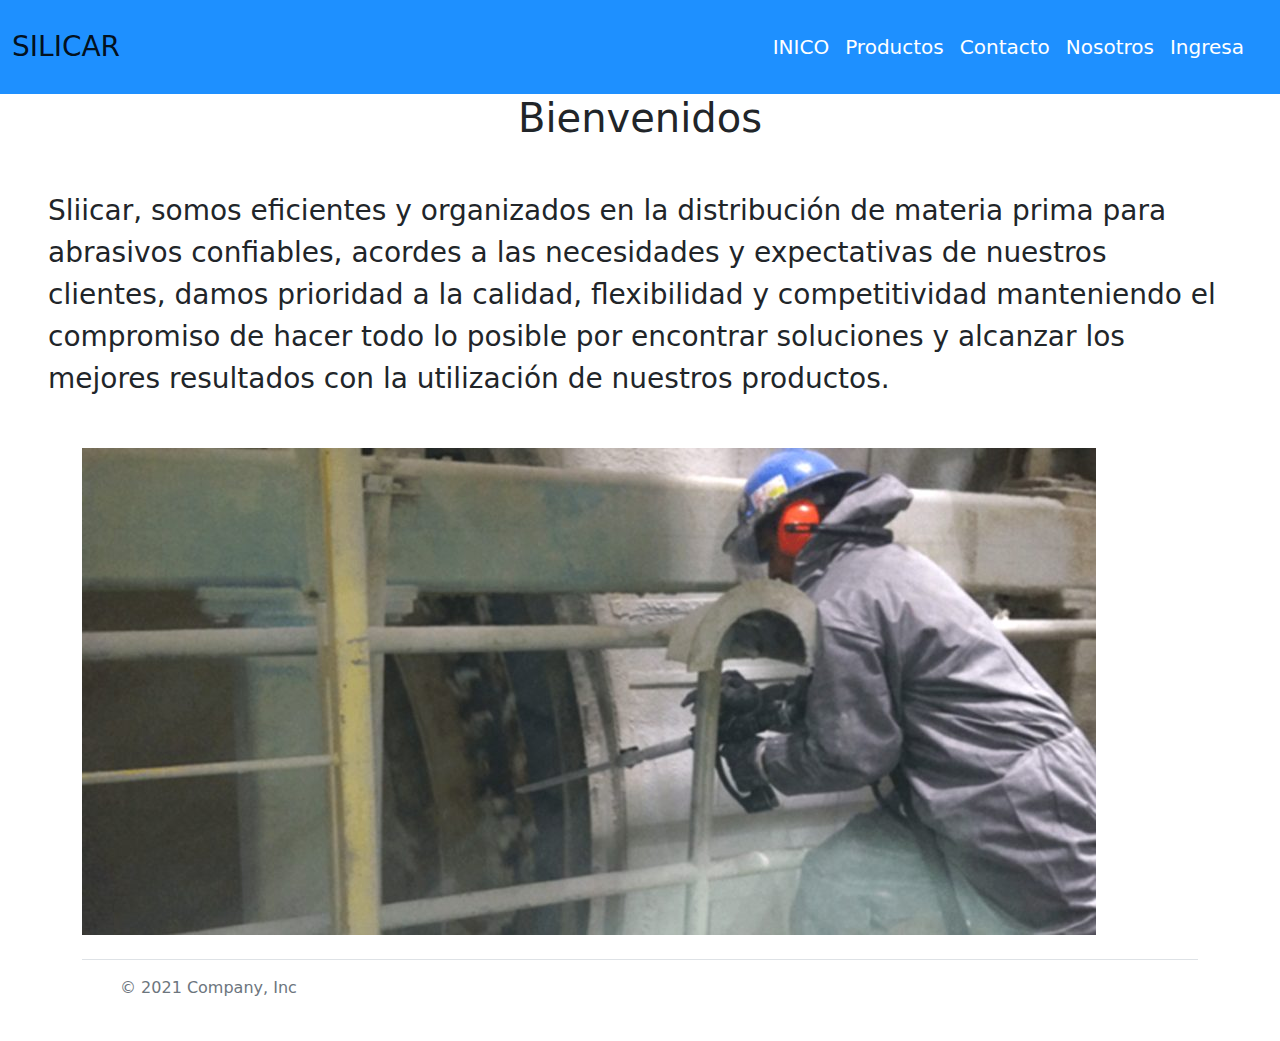
<file: index.html>
<!DOCTYPE html>
<html lang="en">
    <head>
        <meta charset="UTF-8">
        <meta http-equiv="X-UA-Compatible" content="IE=edge">
        <meta name="viewport" content="width=device-width, initial-scale=1.0">
        <title>Silicar</title>
        <link rel="stylesheet" href="css/bootstrap.css">
        <link rel="stylesheet" href="estilos.css">

    </head>
    <body>
        <!-- nav bar-->
        <nav class="navbar navbar-expand-lg navbar-light bg-fondo">
            <div class="container-fluid">
              <a class="navbar-brand fs-3" href="#">SILICAR</a>
              <button class="navbar-toggler" type="button" data-bs-toggle="collapse" data-bs-target="#navbarNav" aria-controls="navbarNav" aria-expanded="false" aria-label="Toggle navigation">
                <span class="navbar-toggler-icon"></span>
              </button>
              <div class="collapse navbar-collapse d-flex justify-content-end m-3" id="navbarNav">
                <ul class="navbar-nav">
                  <li class="nav-item">
                    <a class="nav-link text-uppercase fs-5 text-white" aria-current="page" href="#">Inico</a>
                  </li>
                  <li class="nav-item">
                    <a class="nav-link fs-5 text-white" href="paginas/productos.html">Productos</a>
                  </li>
                  <li class="nav-item">
                    <a class="nav-link fs-5 text-white" href="#">Contacto</a>
                  </li>
                  <li class="nav-item">
                    <a class="nav-link fs-5 text-white" href="#">Nosotros</a>
                  </li>
                  <li class="nav-item">
                    <a class="nav-link fs-5 text-white" href="#">Ingresa</a>
                  </li>
                </ul>
              </div>
            </div>
          </nav>

          <!--contenido-->

          <h1 class="text-center">Bienvenidos</h2>
          <div class="m-5">
              <p class="fs-3">
                Sliicar, somos eficientes y organizados en la distribución de materia prima 
                para abrasivos confiables, acordes a las necesidades y expectativas de 
                nuestros clientes, damos prioridad a la calidad, 
                flexibilidad y competitividad manteniendo el compromiso 
                de hacer todo lo posible por encontrar soluciones 
                y alcanzar los mejores resultados con la utilización 
                de nuestros productos.
              </p>
          </div>

          <div class="container">
            <img src="imagenes/blasting.jpg" alt="blasting">
          </div>



          <div class="container">
            <footer class="d-flex flex-wrap justify-content-between align-items-center py-3 my-4 border-top">
              <div class="col-md-4 d-flex align-items-center">
                <a href="/" class="mb-3 me-2 mb-md-0 text-muted text-decoration-none lh-1">
                  <svg class="bi" width="30" height="24"><use xlink:href="#bootstrap"/></svg>
                </a>
                <span class="text-muted">&copy; 2021 Company, Inc</span>
              </div>
          
              <ul class="nav col-md-4 justify-content-end list-unstyled d-flex">
                <li class="ms-3"><a class="text-muted" href="#"><svg class="bi" width="24" height="24"><use xlink:href="#twitter"/></svg></a></li>
                <li class="ms-3"><a class="text-muted" href="#"><svg class="bi" width="24" height="24"><use xlink:href="#instagram"/></svg></a></li>
                <li class="ms-3"><a class="text-muted" href="#"><svg class="bi" width="24" height="24"><use xlink:href="#facebook"/></svg></a></li>
              </ul>
            </footer>
          </div>  


        


        <script src="js/bootstrap.js"></script>
    </body>
</html>
</file>
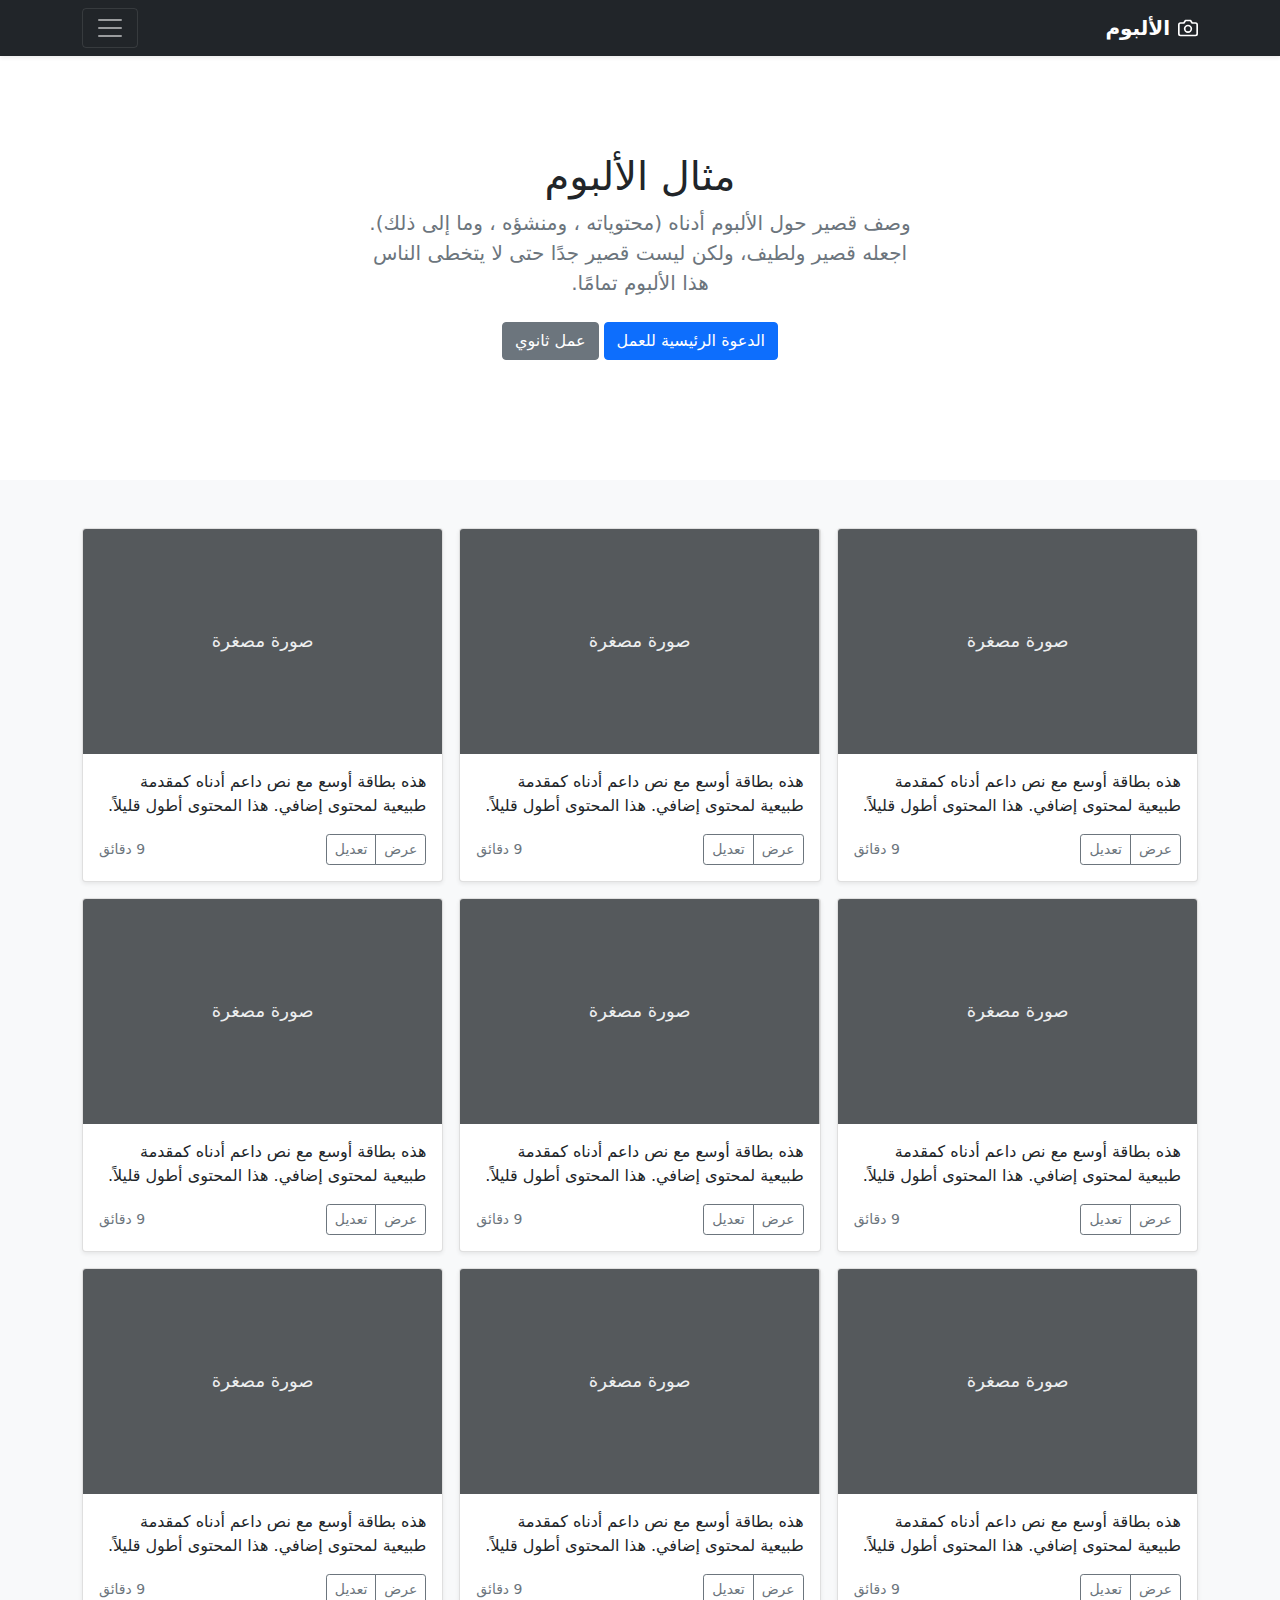
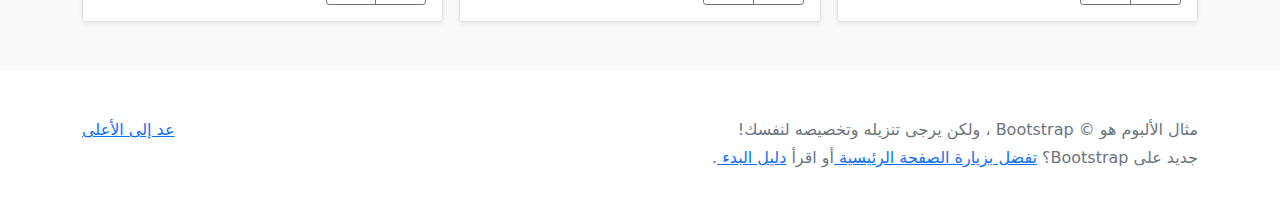
<file: bootstrap-5.1.3-examples/album-rtl/index.html>
<!doctype html>
<html lang="ar" dir="rtl">
  <head>
    <meta charset="utf-8">
    <meta name="viewport" content="width=device-width, initial-scale=1">
    <meta name="description" content="">
    <meta name="author" content="Mark Otto, Jacob Thornton, and Bootstrap contributors">
    <meta name="generator" content="Hugo 0.88.1">
    <title>مثال الألبوم · Bootstrap v5.1</title>

    <link rel="canonical" href="https://getbootstrap.com/docs/5.1/examples/album-rtl/">

    

    <!-- Bootstrap core CSS -->
<link href="../assets/dist/css/bootstrap.rtl.min.css" rel="stylesheet">

    <style>
      .bd-placeholder-img {
        font-size: 1.125rem;
        text-anchor: middle;
        -webkit-user-select: none;
        -moz-user-select: none;
        user-select: none;
      }

      @media (min-width: 768px) {
        .bd-placeholder-img-lg {
          font-size: 3.5rem;
        }
      }
    </style>

    
  </head>
  <body>
    
<header>
  <div class="collapse bg-dark" id="navbarHeader">
    <div class="container">
      <div class="row">
        <div class="col-sm-8 col-md-7 py-4">
          <h4 class="text-white">حول</h4>
          <p class="text-muted">أضف بعض المعلومات حول الألبوم، المؤلف، أو أي سياق خلفية آخر. اجعلها بضع جمل حتى يتمكن الزوار من التقاط بعض التلميحات المفيدة. ثم اربطها ببعض مواقع التواصل الاجتماعي أو معلومات الاتصال.</p>
        </div>
        <div class="col-sm-4 offset-md-1 py-4">
          <h4 class="text-white">تواصل معي</h4>
          <ul class="list-unstyled">
            <li><a href="#" class="text-white">تابعني على تويتر</a></li>
            <li><a href="#" class="text-white">شاركني الإعجاب في فيسبوك</a></li>
            <li><a href="#" class="text-white">راسلني على البريد الإلكتروني</a></li>
          </ul>
        </div>
      </div>
    </div>
  </div>
  <div class="navbar navbar-dark bg-dark shadow-sm">
    <div class="container">
      <a href="#" class="navbar-brand d-flex align-items-center">
        <svg xmlns="http://www.w3.org/2000/svg" width="20" height="20" fill="none" stroke="currentColor" stroke-linecap="round" stroke-linejoin="round" stroke-width="2" aria-hidden="true" class="me-2" viewBox="0 0 24 24"><path d="M23 19a2 2 0 0 1-2 2H3a2 2 0 0 1-2-2V8a2 2 0 0 1 2-2h4l2-3h6l2 3h4a2 2 0 0 1 2 2z"/><circle cx="12" cy="13" r="4"/></svg>
        <strong>الألبوم</strong>
      </a>
      <button class="navbar-toggler" type="button" data-bs-toggle="collapse" data-bs-target="#navbarHeader" aria-controls="navbarHeader" aria-expanded="false" aria-label="تبديل التنقل">
        <span class="navbar-toggler-icon"></span>
      </button>
    </div>
  </div>
</header>

<main>

  <section class="py-5 text-center container">
    <div class="row py-lg-5">
      <div class="col-lg-6 col-md-8 mx-auto">
        <h1 class="fw-light">مثال الألبوم</h1>
        <p class="lead text-muted">وصف قصير حول الألبوم أدناه (محتوياته ، ومنشؤه ، وما إلى ذلك). اجعله قصير ولطيف، ولكن ليست قصير جدًا حتى لا يتخطى الناس هذا الألبوم تمامًا.</p>
        <p>
          <a href="#" class="btn btn-primary my-2">الدعوة الرئيسية للعمل</a>
          <a href="#" class="btn btn-secondary my-2">عمل ثانوي</a>
        </p>
      </div>
    </div>
  </section>

  <div class="album py-5 bg-light">
    <div class="container">

      <div class="row row-cols-1 row-cols-sm-2 row-cols-md-3 g-3">
        <div class="col">
          <div class="card shadow-sm">
            <svg class="bd-placeholder-img card-img-top" width="100%" height="225" xmlns="http://www.w3.org/2000/svg" role="img" aria-label="Placeholder: صورة مصغرة" preserveAspectRatio="xMidYMid slice" focusable="false"><title>Placeholder</title><rect width="100%" height="100%" fill="#55595c"/><text x="50%" y="50%" fill="#eceeef" dy=".3em">صورة مصغرة</text></svg>

            <div class="card-body">
              <p class="card-text">هذه بطاقة أوسع مع نص داعم أدناه كمقدمة طبيعية لمحتوى إضافي. هذا المحتوى أطول قليلاً.</p>
              <div class="d-flex justify-content-between align-items-center">
                <div class="btn-group">
                  <button type="button" class="btn btn-sm btn-outline-secondary">عرض</button>
                  <button type="button" class="btn btn-sm btn-outline-secondary">تعديل</button>
                </div>
                <small class="text-muted">9 دقائق</small>
              </div>
            </div>
          </div>
        </div>
        <div class="col">
          <div class="card shadow-sm">
            <svg class="bd-placeholder-img card-img-top" width="100%" height="225" xmlns="http://www.w3.org/2000/svg" role="img" aria-label="Placeholder: صورة مصغرة" preserveAspectRatio="xMidYMid slice" focusable="false"><title>Placeholder</title><rect width="100%" height="100%" fill="#55595c"/><text x="50%" y="50%" fill="#eceeef" dy=".3em">صورة مصغرة</text></svg>

            <div class="card-body">
              <p class="card-text">هذه بطاقة أوسع مع نص داعم أدناه كمقدمة طبيعية لمحتوى إضافي. هذا المحتوى أطول قليلاً.</p>
              <div class="d-flex justify-content-between align-items-center">
                <div class="btn-group">
                  <button type="button" class="btn btn-sm btn-outline-secondary">عرض</button>
                  <button type="button" class="btn btn-sm btn-outline-secondary">تعديل</button>
                </div>
                <small class="text-muted">9 دقائق</small>
              </div>
            </div>
          </div>
        </div>
        <div class="col">
          <div class="card shadow-sm">
            <svg class="bd-placeholder-img card-img-top" width="100%" height="225" xmlns="http://www.w3.org/2000/svg" role="img" aria-label="Placeholder: صورة مصغرة" preserveAspectRatio="xMidYMid slice" focusable="false"><title>Placeholder</title><rect width="100%" height="100%" fill="#55595c"/><text x="50%" y="50%" fill="#eceeef" dy=".3em">صورة مصغرة</text></svg>

            <div class="card-body">
              <p class="card-text">هذه بطاقة أوسع مع نص داعم أدناه كمقدمة طبيعية لمحتوى إضافي. هذا المحتوى أطول قليلاً.</p>
              <div class="d-flex justify-content-between align-items-center">
                <div class="btn-group">
                  <button type="button" class="btn btn-sm btn-outline-secondary">عرض</button>
                  <button type="button" class="btn btn-sm btn-outline-secondary">تعديل</button>
                </div>
                <small class="text-muted">9 دقائق</small>
              </div>
            </div>
          </div>
        </div>

        <div class="col">
          <div class="card shadow-sm">
            <svg class="bd-placeholder-img card-img-top" width="100%" height="225" xmlns="http://www.w3.org/2000/svg" role="img" aria-label="Placeholder: صورة مصغرة" preserveAspectRatio="xMidYMid slice" focusable="false"><title>Placeholder</title><rect width="100%" height="100%" fill="#55595c"/><text x="50%" y="50%" fill="#eceeef" dy=".3em">صورة مصغرة</text></svg>

            <div class="card-body">
              <p class="card-text">هذه بطاقة أوسع مع نص داعم أدناه كمقدمة طبيعية لمحتوى إضافي. هذا المحتوى أطول قليلاً.</p>
              <div class="d-flex justify-content-between align-items-center">
                <div class="btn-group">
                  <button type="button" class="btn btn-sm btn-outline-secondary">عرض</button>
                  <button type="button" class="btn btn-sm btn-outline-secondary">تعديل</button>
                </div>
                <small class="text-muted">9 دقائق</small>
              </div>
            </div>
          </div>
        </div>
        <div class="col">
          <div class="card shadow-sm">
            <svg class="bd-placeholder-img card-img-top" width="100%" height="225" xmlns="http://www.w3.org/2000/svg" role="img" aria-label="Placeholder: صورة مصغرة" preserveAspectRatio="xMidYMid slice" focusable="false"><title>Placeholder</title><rect width="100%" height="100%" fill="#55595c"/><text x="50%" y="50%" fill="#eceeef" dy=".3em">صورة مصغرة</text></svg>

            <div class="card-body">
              <p class="card-text">هذه بطاقة أوسع مع نص داعم أدناه كمقدمة طبيعية لمحتوى إضافي. هذا المحتوى أطول قليلاً.</p>
              <div class="d-flex justify-content-between align-items-center">
                <div class="btn-group">
                  <button type="button" class="btn btn-sm btn-outline-secondary">عرض</button>
                  <button type="button" class="btn btn-sm btn-outline-secondary">تعديل</button>
                </div>
                <small class="text-muted">9 دقائق</small>
              </div>
            </div>
          </div>
        </div>
        <div class="col">
          <div class="card shadow-sm">
            <svg class="bd-placeholder-img card-img-top" width="100%" height="225" xmlns="http://www.w3.org/2000/svg" role="img" aria-label="Placeholder: صورة مصغرة" preserveAspectRatio="xMidYMid slice" focusable="false"><title>Placeholder</title><rect width="100%" height="100%" fill="#55595c"/><text x="50%" y="50%" fill="#eceeef" dy=".3em">صورة مصغرة</text></svg>

            <div class="card-body">
              <p class="card-text">هذه بطاقة أوسع مع نص داعم أدناه كمقدمة طبيعية لمحتوى إضافي. هذا المحتوى أطول قليلاً.</p>
              <div class="d-flex justify-content-between align-items-center">
                <div class="btn-group">
                  <button type="button" class="btn btn-sm btn-outline-secondary">عرض</button>
                  <button type="button" class="btn btn-sm btn-outline-secondary">تعديل</button>
                </div>
                <small class="text-muted">9 دقائق</small>
              </div>
            </div>
          </div>
        </div>

        <div class="col">
          <div class="card shadow-sm">
            <svg class="bd-placeholder-img card-img-top" width="100%" height="225" xmlns="http://www.w3.org/2000/svg" role="img" aria-label="Placeholder: صورة مصغرة" preserveAspectRatio="xMidYMid slice" focusable="false"><title>Placeholder</title><rect width="100%" height="100%" fill="#55595c"/><text x="50%" y="50%" fill="#eceeef" dy=".3em">صورة مصغرة</text></svg>

            <div class="card-body">
              <p class="card-text">هذه بطاقة أوسع مع نص داعم أدناه كمقدمة طبيعية لمحتوى إضافي. هذا المحتوى أطول قليلاً.</p>
              <div class="d-flex justify-content-between align-items-center">
                <div class="btn-group">
                  <button type="button" class="btn btn-sm btn-outline-secondary">عرض</button>
                  <button type="button" class="btn btn-sm btn-outline-secondary">تعديل</button>
                </div>
                <small class="text-muted">9 دقائق</small>
              </div>
            </div>
          </div>
        </div>
        <div class="col">
          <div class="card shadow-sm">
            <svg class="bd-placeholder-img card-img-top" width="100%" height="225" xmlns="http://www.w3.org/2000/svg" role="img" aria-label="Placeholder: صورة مصغرة" preserveAspectRatio="xMidYMid slice" focusable="false"><title>Placeholder</title><rect width="100%" height="100%" fill="#55595c"/><text x="50%" y="50%" fill="#eceeef" dy=".3em">صورة مصغرة</text></svg>

            <div class="card-body">
              <p class="card-text">هذه بطاقة أوسع مع نص داعم أدناه كمقدمة طبيعية لمحتوى إضافي. هذا المحتوى أطول قليلاً.</p>
              <div class="d-flex justify-content-between align-items-center">
                <div class="btn-group">
                  <button type="button" class="btn btn-sm btn-outline-secondary">عرض</button>
                  <button type="button" class="btn btn-sm btn-outline-secondary">تعديل</button>
                </div>
                <small class="text-muted">9 دقائق</small>
              </div>
            </div>
          </div>
        </div>
        <div class="col">
          <div class="card shadow-sm">
            <svg class="bd-placeholder-img card-img-top" width="100%" height="225" xmlns="http://www.w3.org/2000/svg" role="img" aria-label="Placeholder: صورة مصغرة" preserveAspectRatio="xMidYMid slice" focusable="false"><title>Placeholder</title><rect width="100%" height="100%" fill="#55595c"/><text x="50%" y="50%" fill="#eceeef" dy=".3em">صورة مصغرة</text></svg>

            <div class="card-body">
              <p class="card-text">هذه بطاقة أوسع مع نص داعم أدناه كمقدمة طبيعية لمحتوى إضافي. هذا المحتوى أطول قليلاً.</p>
              <div class="d-flex justify-content-between align-items-center">
                <div class="btn-group">
                  <button type="button" class="btn btn-sm btn-outline-secondary">عرض</button>
                  <button type="button" class="btn btn-sm btn-outline-secondary">تعديل</button>
                </div>
                <small class="text-muted">9 دقائق</small>
              </div>
            </div>
          </div>
        </div>
      </div>
    </div>
  </div>

</main>

<footer class="text-muted py-5">
  <div class="container">
    <p class="float-end mb-1">
      <a href="#">عد إلى الأعلى</a>
    </p>
    <p class="mb-1">مثال الألبوم هو © Bootstrap ، ولكن يرجى تنزيله وتخصيصه لنفسك!</p>
    <p class="mb-0">جديد على Bootstrap؟ <a href="/"> تفضل بزيارة الصفحة الرئيسية </a> أو اقرأ <a href="../getting-started/introduction/ "> دليل البدء </a>.</p>
  </div>
</footer>


    <script src="../assets/dist/js/bootstrap.bundle.min.js"></script>

      
  </body>
</html>
</file>
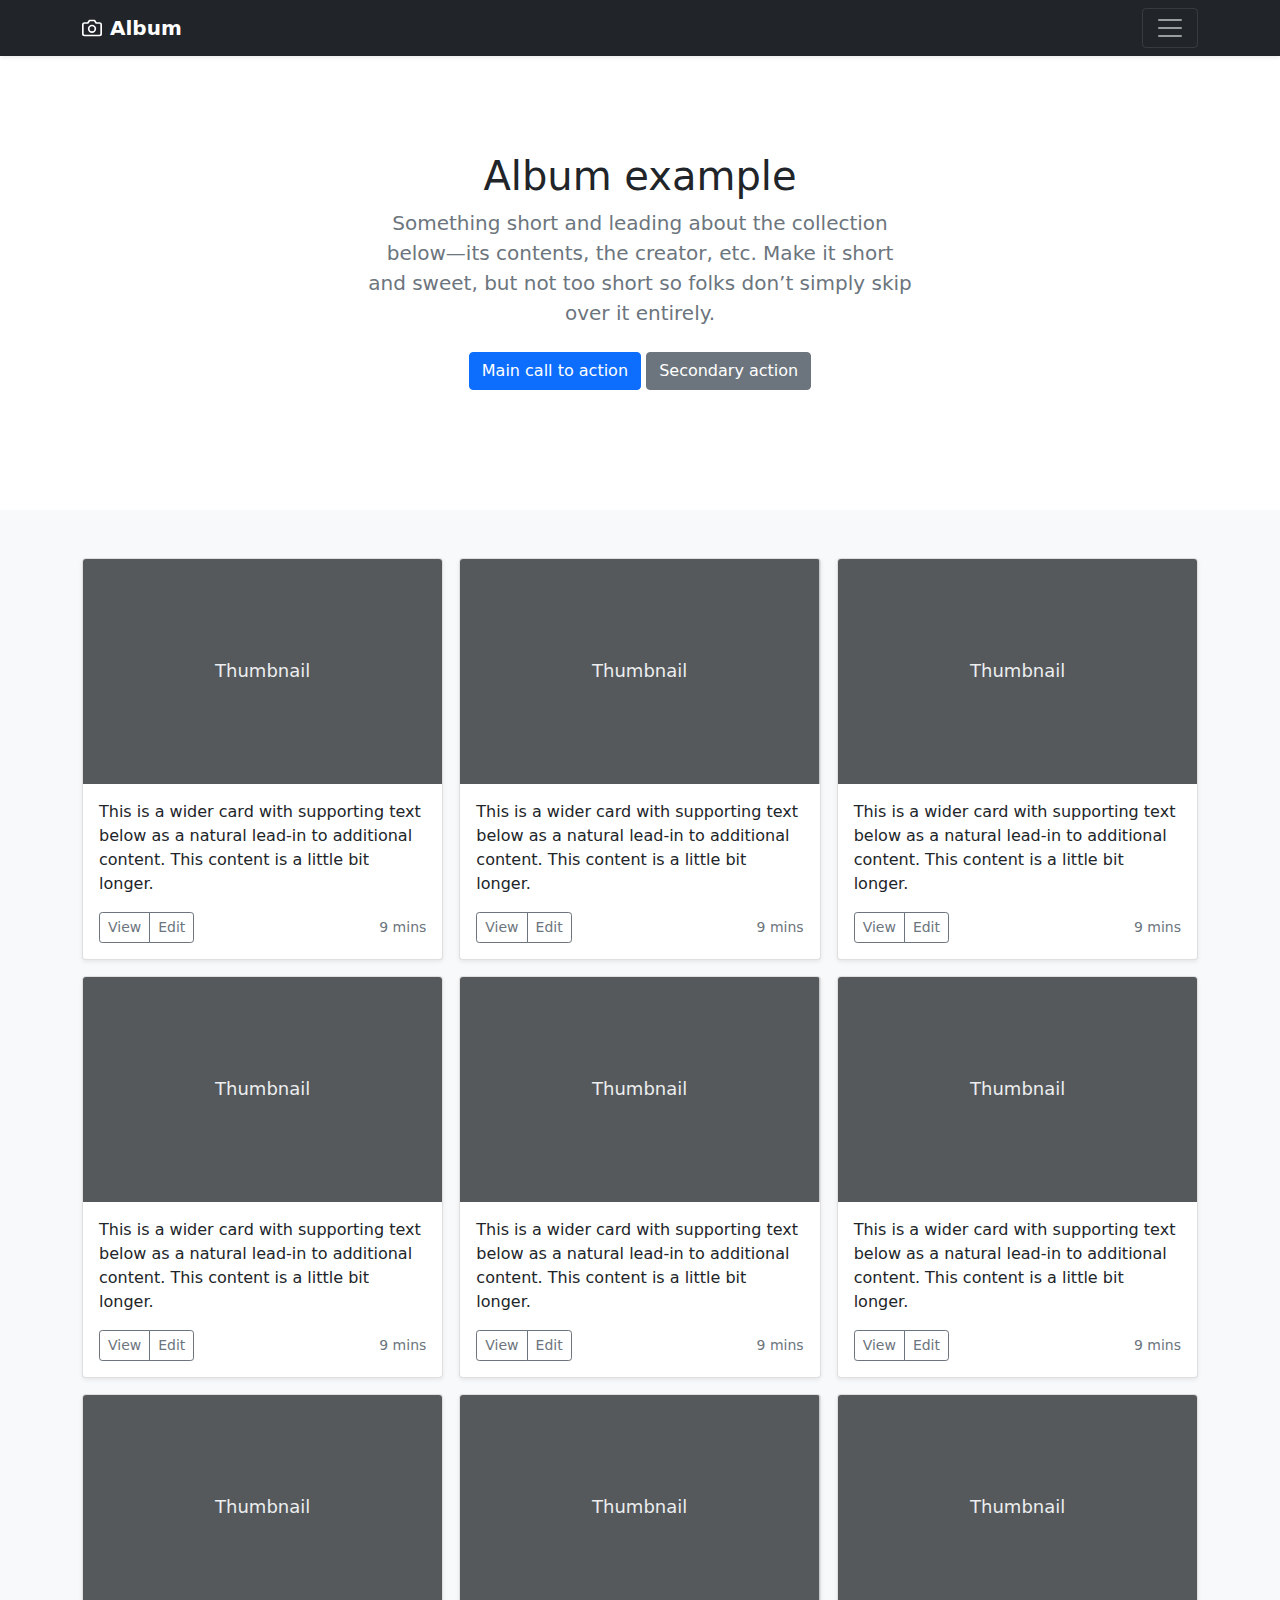
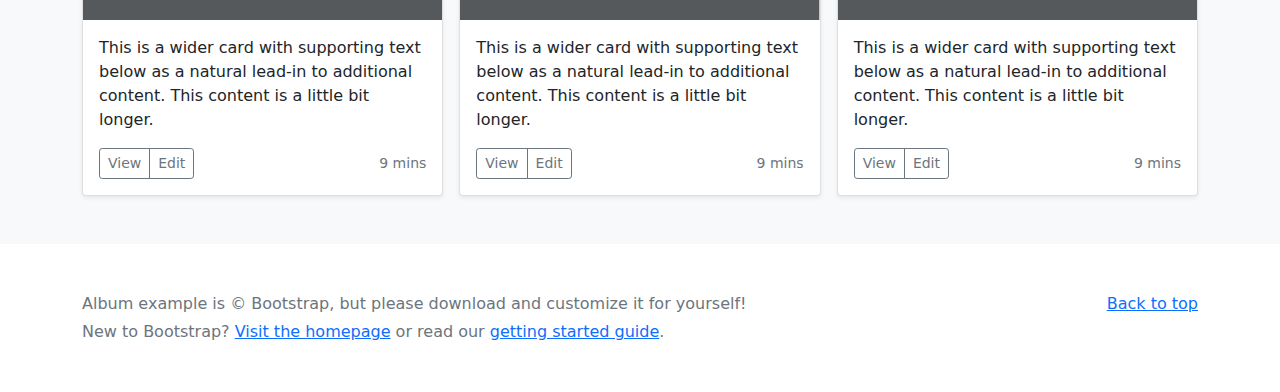
<file: bootstrap-5.1.3-examples/album/index.html>
<!doctype html>
<html lang="en">
  <head>
    <meta charset="utf-8">
    <meta name="viewport" content="width=device-width, initial-scale=1">
    <meta name="description" content="">
    <meta name="author" content="Mark Otto, Jacob Thornton, and Bootstrap contributors">
    <meta name="generator" content="Hugo 0.88.1">
    <title>Album example · Bootstrap v5.1</title>

    <link rel="canonical" href="https://getbootstrap.com/docs/5.1/examples/album/">

    

    <!-- Bootstrap core CSS -->
<link href="../assets/dist/css/bootstrap.min.css" rel="stylesheet">

    <style>
      .bd-placeholder-img {
        font-size: 1.125rem;
        text-anchor: middle;
        -webkit-user-select: none;
        -moz-user-select: none;
        user-select: none;
      }

      @media (min-width: 768px) {
        .bd-placeholder-img-lg {
          font-size: 3.5rem;
        }
      }
    </style>

    
  </head>
  <body>
    
<header>
  <div class="collapse bg-dark" id="navbarHeader">
    <div class="container">
      <div class="row">
        <div class="col-sm-8 col-md-7 py-4">
          <h4 class="text-white">About</h4>
          <p class="text-muted">Add some information about the album below, the author, or any other background context. Make it a few sentences long so folks can pick up some informative tidbits. Then, link them off to some social networking sites or contact information.</p>
        </div>
        <div class="col-sm-4 offset-md-1 py-4">
          <h4 class="text-white">Contact</h4>
          <ul class="list-unstyled">
            <li><a href="#" class="text-white">Follow on Twitter</a></li>
            <li><a href="#" class="text-white">Like on Facebook</a></li>
            <li><a href="#" class="text-white">Email me</a></li>
          </ul>
        </div>
      </div>
    </div>
  </div>
  <div class="navbar navbar-dark bg-dark shadow-sm">
    <div class="container">
      <a href="#" class="navbar-brand d-flex align-items-center">
        <svg xmlns="http://www.w3.org/2000/svg" width="20" height="20" fill="none" stroke="currentColor" stroke-linecap="round" stroke-linejoin="round" stroke-width="2" aria-hidden="true" class="me-2" viewBox="0 0 24 24"><path d="M23 19a2 2 0 0 1-2 2H3a2 2 0 0 1-2-2V8a2 2 0 0 1 2-2h4l2-3h6l2 3h4a2 2 0 0 1 2 2z"/><circle cx="12" cy="13" r="4"/></svg>
        <strong>Album</strong>
      </a>
      <button class="navbar-toggler" type="button" data-bs-toggle="collapse" data-bs-target="#navbarHeader" aria-controls="navbarHeader" aria-expanded="false" aria-label="Toggle navigation">
        <span class="navbar-toggler-icon"></span>
      </button>
    </div>
  </div>
</header>

<main>

  <section class="py-5 text-center container">
    <div class="row py-lg-5">
      <div class="col-lg-6 col-md-8 mx-auto">
        <h1 class="fw-light">Album example</h1>
        <p class="lead text-muted">Something short and leading about the collection below—its contents, the creator, etc. Make it short and sweet, but not too short so folks don’t simply skip over it entirely.</p>
        <p>
          <a href="#" class="btn btn-primary my-2">Main call to action</a>
          <a href="#" class="btn btn-secondary my-2">Secondary action</a>
        </p>
      </div>
    </div>
  </section>

  <div class="album py-5 bg-light">
    <div class="container">

      <div class="row row-cols-1 row-cols-sm-2 row-cols-md-3 g-3">
        <div class="col">
          <div class="card shadow-sm">
            <svg class="bd-placeholder-img card-img-top" width="100%" height="225" xmlns="http://www.w3.org/2000/svg" role="img" aria-label="Placeholder: Thumbnail" preserveAspectRatio="xMidYMid slice" focusable="false"><title>Placeholder</title><rect width="100%" height="100%" fill="#55595c"/><text x="50%" y="50%" fill="#eceeef" dy=".3em">Thumbnail</text></svg>

            <div class="card-body">
              <p class="card-text">This is a wider card with supporting text below as a natural lead-in to additional content. This content is a little bit longer.</p>
              <div class="d-flex justify-content-between align-items-center">
                <div class="btn-group">
                  <button type="button" class="btn btn-sm btn-outline-secondary">View</button>
                  <button type="button" class="btn btn-sm btn-outline-secondary">Edit</button>
                </div>
                <small class="text-muted">9 mins</small>
              </div>
            </div>
          </div>
        </div>
        <div class="col">
          <div class="card shadow-sm">
            <svg class="bd-placeholder-img card-img-top" width="100%" height="225" xmlns="http://www.w3.org/2000/svg" role="img" aria-label="Placeholder: Thumbnail" preserveAspectRatio="xMidYMid slice" focusable="false"><title>Placeholder</title><rect width="100%" height="100%" fill="#55595c"/><text x="50%" y="50%" fill="#eceeef" dy=".3em">Thumbnail</text></svg>

            <div class="card-body">
              <p class="card-text">This is a wider card with supporting text below as a natural lead-in to additional content. This content is a little bit longer.</p>
              <div class="d-flex justify-content-between align-items-center">
                <div class="btn-group">
                  <button type="button" class="btn btn-sm btn-outline-secondary">View</button>
                  <button type="button" class="btn btn-sm btn-outline-secondary">Edit</button>
                </div>
                <small class="text-muted">9 mins</small>
              </div>
            </div>
          </div>
        </div>
        <div class="col">
          <div class="card shadow-sm">
            <svg class="bd-placeholder-img card-img-top" width="100%" height="225" xmlns="http://www.w3.org/2000/svg" role="img" aria-label="Placeholder: Thumbnail" preserveAspectRatio="xMidYMid slice" focusable="false"><title>Placeholder</title><rect width="100%" height="100%" fill="#55595c"/><text x="50%" y="50%" fill="#eceeef" dy=".3em">Thumbnail</text></svg>

            <div class="card-body">
              <p class="card-text">This is a wider card with supporting text below as a natural lead-in to additional content. This content is a little bit longer.</p>
              <div class="d-flex justify-content-between align-items-center">
                <div class="btn-group">
                  <button type="button" class="btn btn-sm btn-outline-secondary">View</button>
                  <button type="button" class="btn btn-sm btn-outline-secondary">Edit</button>
                </div>
                <small class="text-muted">9 mins</small>
              </div>
            </div>
          </div>
        </div>

        <div class="col">
          <div class="card shadow-sm">
            <svg class="bd-placeholder-img card-img-top" width="100%" height="225" xmlns="http://www.w3.org/2000/svg" role="img" aria-label="Placeholder: Thumbnail" preserveAspectRatio="xMidYMid slice" focusable="false"><title>Placeholder</title><rect width="100%" height="100%" fill="#55595c"/><text x="50%" y="50%" fill="#eceeef" dy=".3em">Thumbnail</text></svg>

            <div class="card-body">
              <p class="card-text">This is a wider card with supporting text below as a natural lead-in to additional content. This content is a little bit longer.</p>
              <div class="d-flex justify-content-between align-items-center">
                <div class="btn-group">
                  <button type="button" class="btn btn-sm btn-outline-secondary">View</button>
                  <button type="button" class="btn btn-sm btn-outline-secondary">Edit</button>
                </div>
                <small class="text-muted">9 mins</small>
              </div>
            </div>
          </div>
        </div>
        <div class="col">
          <div class="card shadow-sm">
            <svg class="bd-placeholder-img card-img-top" width="100%" height="225" xmlns="http://www.w3.org/2000/svg" role="img" aria-label="Placeholder: Thumbnail" preserveAspectRatio="xMidYMid slice" focusable="false"><title>Placeholder</title><rect width="100%" height="100%" fill="#55595c"/><text x="50%" y="50%" fill="#eceeef" dy=".3em">Thumbnail</text></svg>

            <div class="card-body">
              <p class="card-text">This is a wider card with supporting text below as a natural lead-in to additional content. This content is a little bit longer.</p>
              <div class="d-flex justify-content-between align-items-center">
                <div class="btn-group">
                  <button type="button" class="btn btn-sm btn-outline-secondary">View</button>
                  <button type="button" class="btn btn-sm btn-outline-secondary">Edit</button>
                </div>
                <small class="text-muted">9 mins</small>
              </div>
            </div>
          </div>
        </div>
        <div class="col">
          <div class="card shadow-sm">
            <svg class="bd-placeholder-img card-img-top" width="100%" height="225" xmlns="http://www.w3.org/2000/svg" role="img" aria-label="Placeholder: Thumbnail" preserveAspectRatio="xMidYMid slice" focusable="false"><title>Placeholder</title><rect width="100%" height="100%" fill="#55595c"/><text x="50%" y="50%" fill="#eceeef" dy=".3em">Thumbnail</text></svg>

            <div class="card-body">
              <p class="card-text">This is a wider card with supporting text below as a natural lead-in to additional content. This content is a little bit longer.</p>
              <div class="d-flex justify-content-between align-items-center">
                <div class="btn-group">
                  <button type="button" class="btn btn-sm btn-outline-secondary">View</button>
                  <button type="button" class="btn btn-sm btn-outline-secondary">Edit</button>
                </div>
                <small class="text-muted">9 mins</small>
              </div>
            </div>
          </div>
        </div>

        <div class="col">
          <div class="card shadow-sm">
            <svg class="bd-placeholder-img card-img-top" width="100%" height="225" xmlns="http://www.w3.org/2000/svg" role="img" aria-label="Placeholder: Thumbnail" preserveAspectRatio="xMidYMid slice" focusable="false"><title>Placeholder</title><rect width="100%" height="100%" fill="#55595c"/><text x="50%" y="50%" fill="#eceeef" dy=".3em">Thumbnail</text></svg>

            <div class="card-body">
              <p class="card-text">This is a wider card with supporting text below as a natural lead-in to additional content. This content is a little bit longer.</p>
              <div class="d-flex justify-content-between align-items-center">
                <div class="btn-group">
                  <button type="button" class="btn btn-sm btn-outline-secondary">View</button>
                  <button type="button" class="btn btn-sm btn-outline-secondary">Edit</button>
                </div>
                <small class="text-muted">9 mins</small>
              </div>
            </div>
          </div>
        </div>
        <div class="col">
          <div class="card shadow-sm">
            <svg class="bd-placeholder-img card-img-top" width="100%" height="225" xmlns="http://www.w3.org/2000/svg" role="img" aria-label="Placeholder: Thumbnail" preserveAspectRatio="xMidYMid slice" focusable="false"><title>Placeholder</title><rect width="100%" height="100%" fill="#55595c"/><text x="50%" y="50%" fill="#eceeef" dy=".3em">Thumbnail</text></svg>

            <div class="card-body">
              <p class="card-text">This is a wider card with supporting text below as a natural lead-in to additional content. This content is a little bit longer.</p>
              <div class="d-flex justify-content-between align-items-center">
                <div class="btn-group">
                  <button type="button" class="btn btn-sm btn-outline-secondary">View</button>
                  <button type="button" class="btn btn-sm btn-outline-secondary">Edit</button>
                </div>
                <small class="text-muted">9 mins</small>
              </div>
            </div>
          </div>
        </div>
        <div class="col">
          <div class="card shadow-sm">
            <svg class="bd-placeholder-img card-img-top" width="100%" height="225" xmlns="http://www.w3.org/2000/svg" role="img" aria-label="Placeholder: Thumbnail" preserveAspectRatio="xMidYMid slice" focusable="false"><title>Placeholder</title><rect width="100%" height="100%" fill="#55595c"/><text x="50%" y="50%" fill="#eceeef" dy=".3em">Thumbnail</text></svg>

            <div class="card-body">
              <p class="card-text">This is a wider card with supporting text below as a natural lead-in to additional content. This content is a little bit longer.</p>
              <div class="d-flex justify-content-between align-items-center">
                <div class="btn-group">
                  <button type="button" class="btn btn-sm btn-outline-secondary">View</button>
                  <button type="button" class="btn btn-sm btn-outline-secondary">Edit</button>
                </div>
                <small class="text-muted">9 mins</small>
              </div>
            </div>
          </div>
        </div>
      </div>
    </div>
  </div>

</main>

<footer class="text-muted py-5">
  <div class="container">
    <p class="float-end mb-1">
      <a href="#">Back to top</a>
    </p>
    <p class="mb-1">Album example is &copy; Bootstrap, but please download and customize it for yourself!</p>
    <p class="mb-0">New to Bootstrap? <a href="/">Visit the homepage</a> or read our <a href="../getting-started/introduction/">getting started guide</a>.</p>
  </div>
</footer>


    <script src="../assets/dist/js/bootstrap.bundle.min.js"></script>

      
  </body>
</html>
</file>
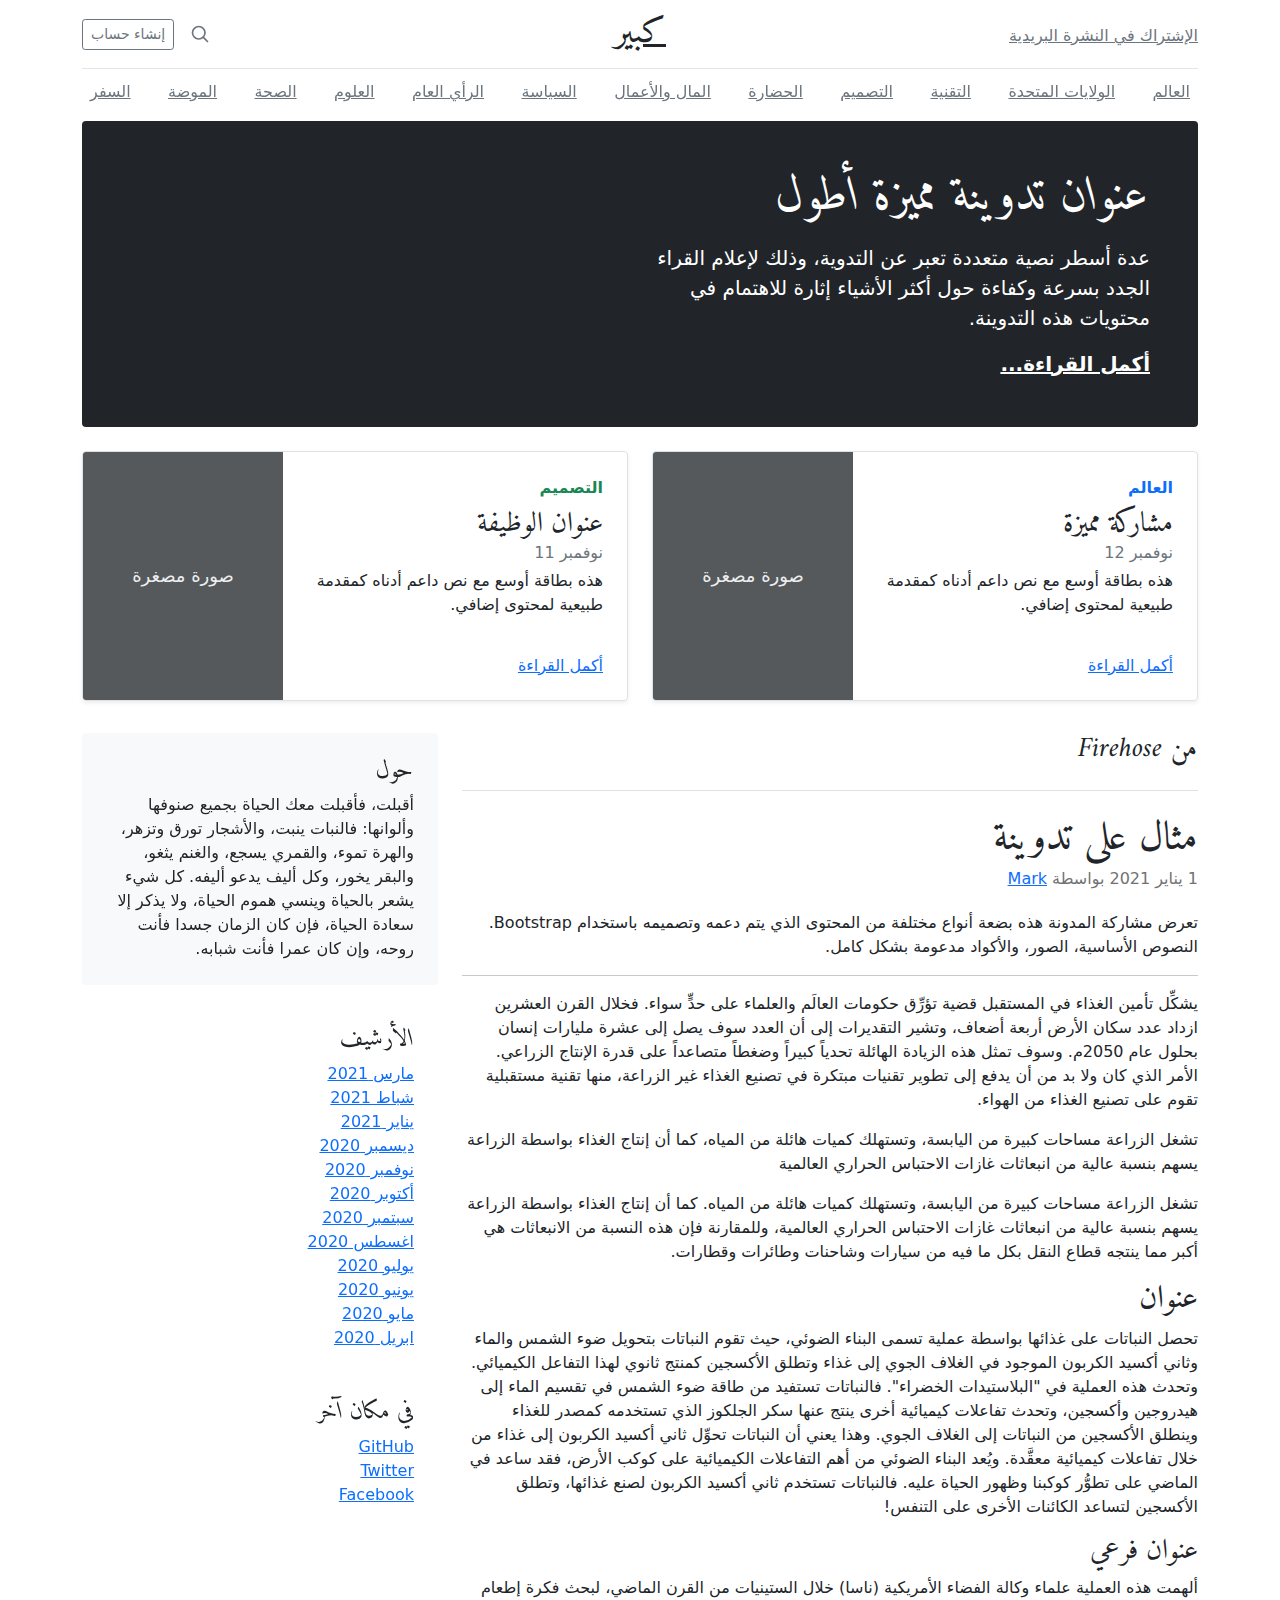
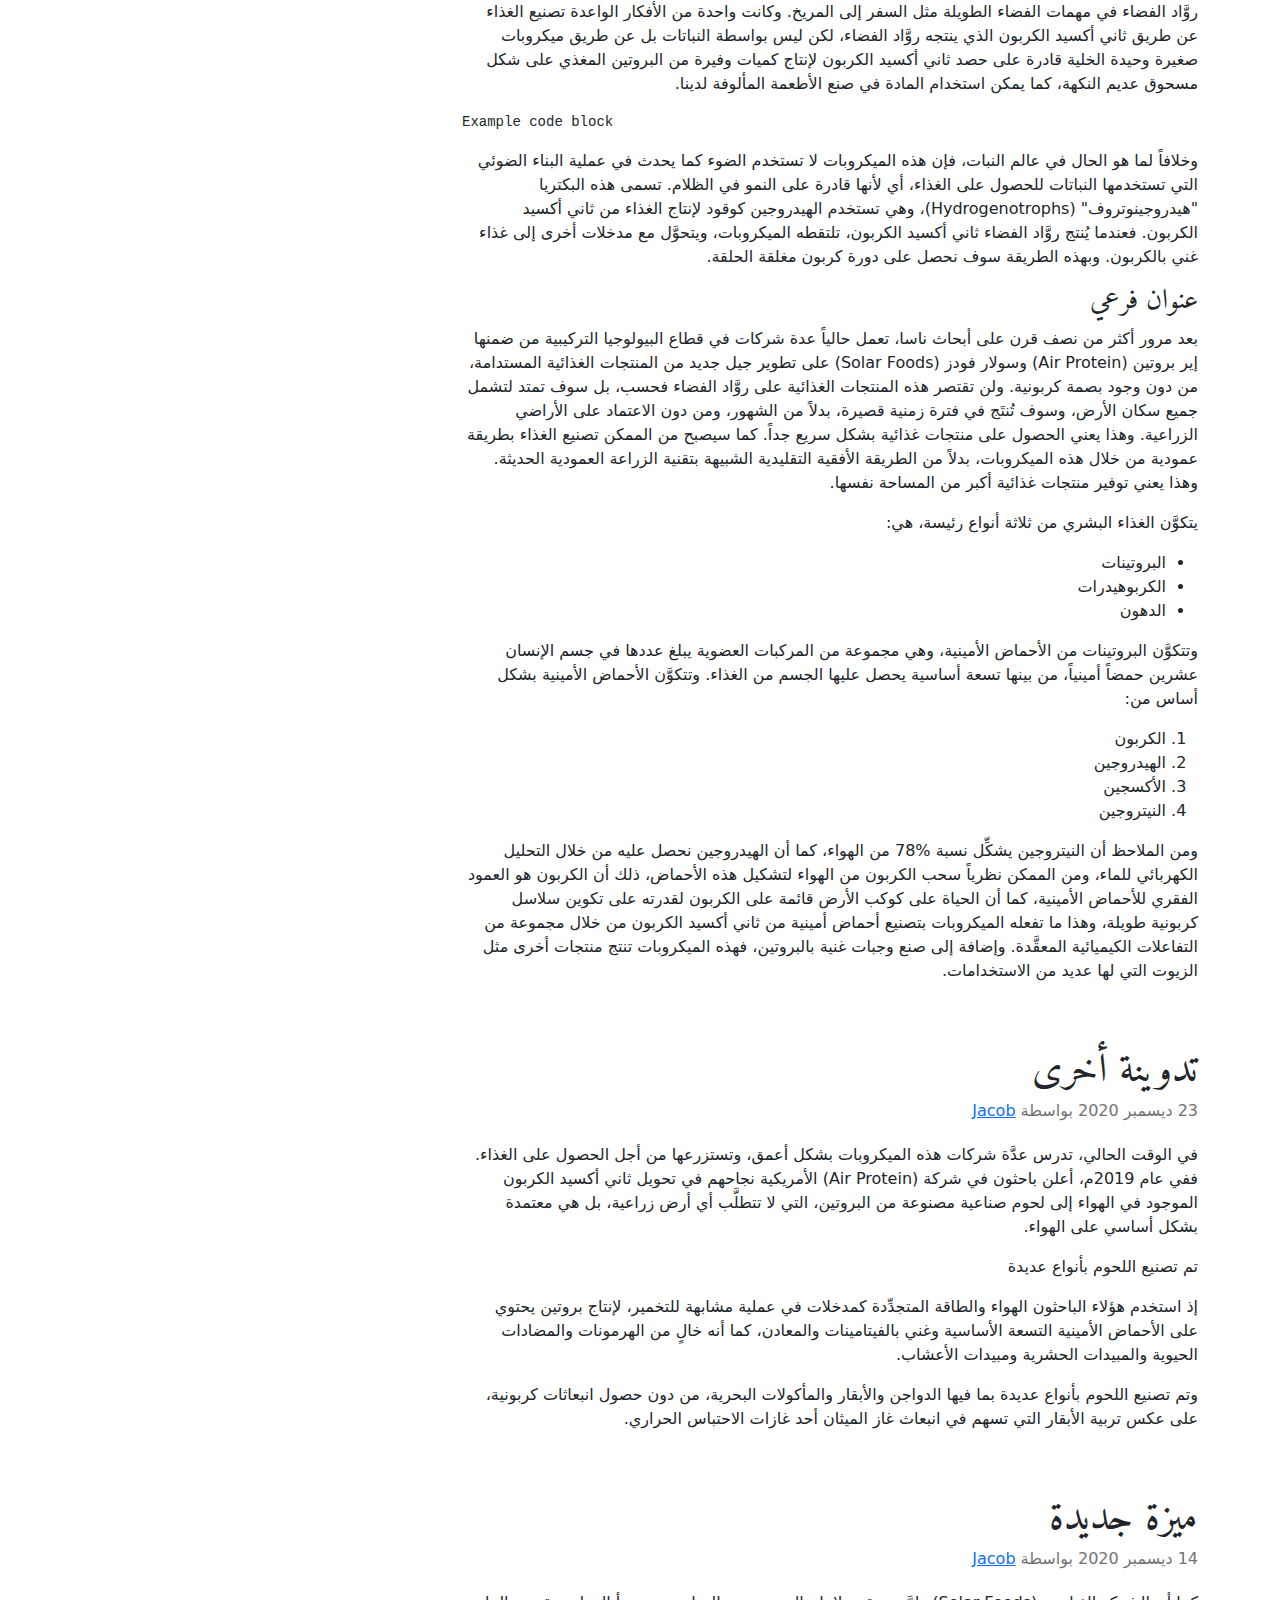
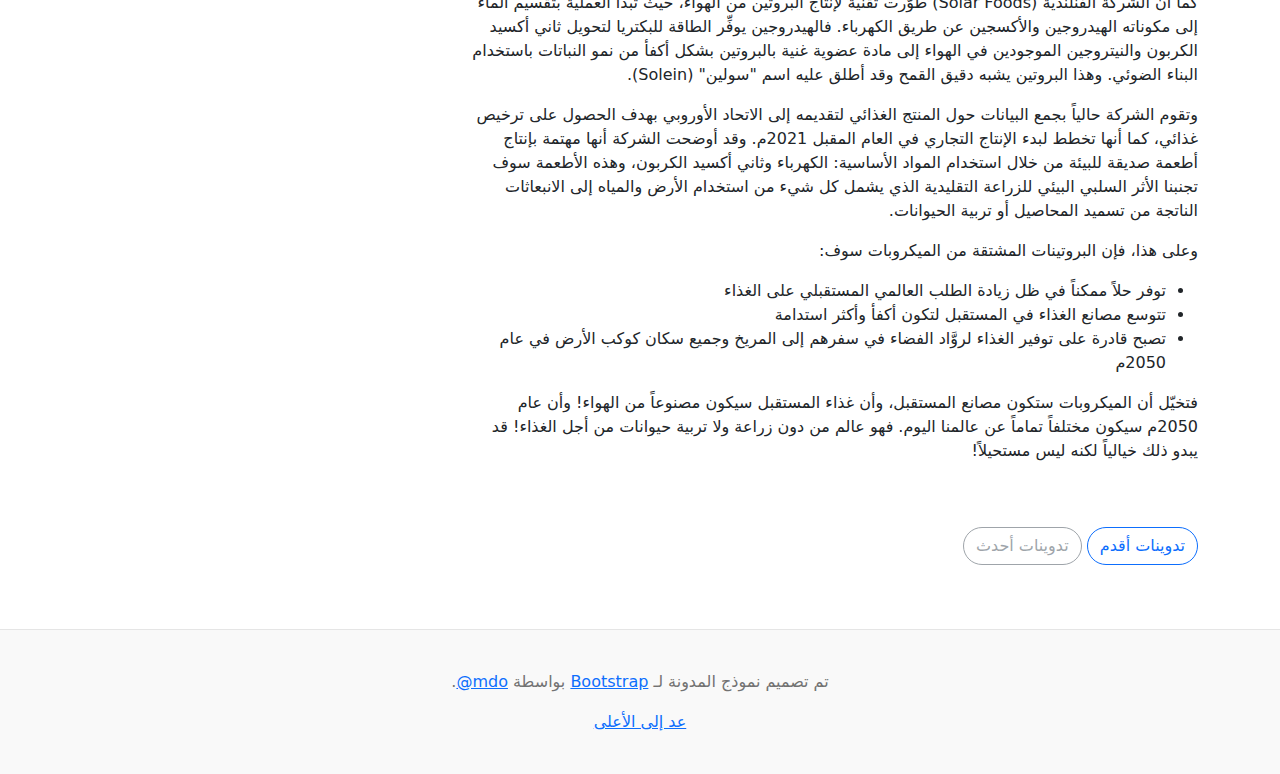
<file: bootstrap-5.1.3-examples/blog-rtl/index.html>
<!doctype html>
<html lang="ar" dir="rtl">
  <head>
    <meta charset="utf-8">
    <meta name="viewport" content="width=device-width, initial-scale=1">
    <meta name="description" content="">
    <meta name="author" content="Mark Otto, Jacob Thornton, and Bootstrap contributors">
    <meta name="generator" content="Hugo 0.88.1">
    <title>قالب المدونة · Bootstrap v5.1</title>

    <link rel="canonical" href="https://getbootstrap.com/docs/5.1/examples/blog-rtl/">

    

    <!-- Bootstrap core CSS -->
<link href="../assets/dist/css/bootstrap.rtl.min.css" rel="stylesheet">

    <style>
      .bd-placeholder-img {
        font-size: 1.125rem;
        text-anchor: middle;
        -webkit-user-select: none;
        -moz-user-select: none;
        user-select: none;
      }

      @media (min-width: 768px) {
        .bd-placeholder-img-lg {
          font-size: 3.5rem;
        }
      }
    </style>

    
    <!-- Custom styles for this template -->
    <link href="https://fonts.googleapis.com/css?family=Amiri:wght@400;700&amp;display=swap" rel="stylesheet">
    <!-- Custom styles for this template -->
    <link href="../blog/blog.rtl.css" rel="stylesheet">
  </head>
  <body>
    
<div class="container">
  <header class="blog-header py-3">
    <div class="row flex-nowrap justify-content-between align-items-center">
      <div class="col-4 pt-1">
        <a class="link-secondary" href="#">الإشتراك في النشرة البريدية</a>
      </div>
      <div class="col-4 text-center">
        <a class="blog-header-logo text-dark" href="#">كبير</a>
      </div>
      <div class="col-4 d-flex justify-content-end align-items-center">
        <a class="link-secondary" href="#" aria-label="بحث">
          <svg xmlns="http://www.w3.org/2000/svg" width="20" height="20" fill="none" stroke="currentColor" stroke-linecap="round" stroke-linejoin="round" stroke-width="2" class="mx-3" role="img" viewBox="0 0 24 24"><title>بحث</title><circle cx="10.5" cy="10.5" r="7.5"/><path d="M21 21l-5.2-5.2"/></svg>
        </a>
        <a class="btn btn-sm btn-outline-secondary" href="#">إنشاء حساب</a>
      </div>
    </div>
  </header>

  <div class="nav-scroller py-1 mb-2">
    <nav class="nav d-flex justify-content-between">
      <a class="p-2 link-secondary" href="#">العالم</a>
      <a class="p-2 link-secondary" href="#">الولايات المتحدة</a>
      <a class="p-2 link-secondary" href="#">التقنية</a>
      <a class="p-2 link-secondary" href="#">التصميم</a>
      <a class="p-2 link-secondary" href="#">الحضارة</a>
      <a class="p-2 link-secondary" href="#">المال والأعمال</a>
      <a class="p-2 link-secondary" href="#">السياسة</a>
      <a class="p-2 link-secondary" href="#">الرأي العام</a>
      <a class="p-2 link-secondary" href="#">العلوم</a>
      <a class="p-2 link-secondary" href="#">الصحة</a>
      <a class="p-2 link-secondary" href="#">الموضة</a>
      <a class="p-2 link-secondary" href="#">السفر</a>
    </nav>
  </div>
</div>

<main class="container">
  <div class="p-4 p-md-5 mb-4 text-white rounded bg-dark">
    <div class="col-md-6 px-0">
      <h1 class="display-4 fst-italic">عنوان تدوينة مميزة أطول</h1>
      <p class="lead my-3">عدة أسطر نصية متعددة تعبر عن التدوية، وذلك لإعلام القراء الجدد بسرعة وكفاءة حول أكثر الأشياء إثارة للاهتمام في محتويات هذه التدوينة.</p>
      <p class="lead mb-0"><a href="#" class="text-white fw-bold">أكمل القراءة...</a></p>
    </div>
  </div>

  <div class="row mb-2">
    <div class="col-md-6">
      <div class="row g-0 border rounded overflow-hidden flex-md-row mb-4 shadow-sm h-md-250 position-relative">
        <div class="col p-4 d-flex flex-column position-static">
          <strong class="d-inline-block mb-2 text-primary">العالم</strong>
          <h3 class="mb-0">مشاركة مميزة</h3>
          <div class="mb-1 text-muted">نوفمبر 12</div>
          <p class="card-text mb-auto">هذه بطاقة أوسع مع نص داعم أدناه كمقدمة طبيعية لمحتوى إضافي.</p>
          <a href="#" class="stretched-link">أكمل القراءة</a>
        </div>
        <div class="col-auto d-none d-lg-block">
          <svg class="bd-placeholder-img" width="200" height="250" xmlns="http://www.w3.org/2000/svg" role="img" aria-label="Placeholder: صورة مصغرة" preserveAspectRatio="xMidYMid slice" focusable="false"><title>Placeholder</title><rect width="100%" height="100%" fill="#55595c"/><text x="50%" y="50%" fill="#eceeef" dy=".3em">صورة مصغرة</text></svg>

        </div>
      </div>
    </div>
    <div class="col-md-6">
      <div class="row g-0 border rounded overflow-hidden flex-md-row mb-4 shadow-sm h-md-250 position-relative">
        <div class="col p-4 d-flex flex-column position-static">
          <strong class="d-inline-block mb-2 text-success">التصميم</strong>
          <h3 class="mb-0">عنوان الوظيفة</h3>
          <div class="mb-1 text-muted">نوفمبر 11</div>
          <p class="mb-auto">هذه بطاقة أوسع مع نص داعم أدناه كمقدمة طبيعية لمحتوى إضافي.</p>
          <a href="#" class="stretched-link">أكمل القراءة</a>
        </div>
        <div class="col-auto d-none d-lg-block">
          <svg class="bd-placeholder-img" width="200" height="250" xmlns="http://www.w3.org/2000/svg" role="img" aria-label="Placeholder: صورة مصغرة" preserveAspectRatio="xMidYMid slice" focusable="false"><title>Placeholder</title><rect width="100%" height="100%" fill="#55595c"/><text x="50%" y="50%" fill="#eceeef" dy=".3em">صورة مصغرة</text></svg>

        </div>
      </div>
    </div>
  </div>

  <div class="row">
    <div class="col-md-8">
      <h3 class="pb-4 mb-4 fst-italic border-bottom">
        من Firehose
      </h3>

      <article class="blog-post">
        <h2 class="blog-post-title">مثال على تدوينة</h2>
        <p class="blog-post-meta">1 يناير 2021 بواسطة <a href="#"> Mark </a></p>

        <p>تعرض مشاركة المدونة هذه بضعة أنواع مختلفة من المحتوى الذي يتم دعمه وتصميمه باستخدام Bootstrap. النصوص الأساسية، الصور، والأكواد مدعومة بشكل كامل.</p>
        <hr>
        <p>يشكِّل تأمين الغذاء في المستقبل قضية تؤرِّق حكومات العالَم والعلماء على حدٍّ سواء. فخلال القرن العشرين ازداد عدد سكان الأرض أربعة أضعاف، وتشير التقديرات إلى أن العدد سوف يصل إلى عشرة مليارات إنسان بحلول عام 2050م. وسوف تمثل هذه الزيادة الهائلة تحدياً كبيراً وضغطاً متصاعداً على قدرة الإنتاج الزراعي. الأمر الذي كان ولا بد من أن يدفع إلى تطوير تقنيات مبتكرة في تصنيع الغذاء غير الزراعة، منها تقنية مستقبلية تقوم على تصنيع الغذاء من الهواء.</p>
        <blockquote>
          <p>تشغل الزراعة مساحات كبيرة من اليابسة، وتستهلك كميات هائلة من المياه، كما أن إنتاج الغذاء بواسطة الزراعة يسهم بنسبة عالية من انبعاثات غازات الاحتباس الحراري العالمية</p>
        </blockquote>
        <p>تشغل الزراعة مساحات كبيرة من اليابسة، وتستهلك كميات هائلة من المياه. كما أن إنتاج الغذاء بواسطة الزراعة يسهم بنسبة عالية من انبعاثات غازات الاحتباس الحراري العالمية، وللمقارنة فإن هذه النسبة من الانبعاثات هي أكبر مما ينتجه قطاع النقل بكل ما فيه من سيارات وشاحنات وطائرات وقطارات.</p>
        <h2>عنوان</h2>
        <p>تحصل النباتات على غذائها بواسطة عملية تسمى البناء الضوئي، حيث تقوم النباتات بتحويل ضوء الشمس والماء وثاني أكسيد الكربون الموجود في الغلاف الجوي إلى غذاء وتطلق الأكسجين كمنتج ثانوي لهذا التفاعل الكيميائي. وتحدث هذه العملية في "البلاستيدات الخضراء". فالنباتات تستفيد من طاقة ضوء الشمس في تقسيم الماء إلى هيدروجين وأكسجين، وتحدث تفاعلات كيميائية أخرى ينتج عنها سكر الجلكوز الذي تستخدمه كمصدر للغذاء وينطلق الأكسجين من النباتات إلى الغلاف الجوي. وهذا يعني أن النباتات تحوِّل ثاني أكسيد الكربون إلى غذاء من خلال تفاعلات كيميائية معقَّدة. ويُعد البناء الضوئي من أهم التفاعلات الكيميائية على كوكب الأرض، فقد ساعد في الماضي على تطوُّر كوكبنا وظهور الحياة عليه. فالنباتات تستخدم ثاني أكسيد الكربون لصنع غذائها، وتطلق الأكسجين لتساعد الكائنات الأخرى على التنفس!</p>
        <h3>عنوان فرعي</h3>
        <p>ألهمت هذه العملية علماء وكالة الفضاء الأمريكية (ناسا) خلال الستينيات من القرن الماضي، لبحث فكرة إطعام روَّاد الفضاء في مهمات الفضاء الطويلة مثل السفر إلى المريخ. وكانت واحدة من الأفكار الواعدة تصنيع الغذاء عن طريق ثاني أكسيد الكربون الذي ينتجه روَّاد الفضاء، لكن ليس بواسطة النباتات بل عن طريق ميكروبات صغيرة وحيدة الخلية قادرة على حصد ثاني أكسيد الكربون لإنتاج كميات وفيرة من البروتين المغذي على شكل مسحوق عديم النكهة، كما يمكن استخدام المادة في صنع الأطعمة المألوفة لدينا.</p>
        <pre><code>Example code block</code></pre>
        <p>وخلافاً لما هو الحال في عالم النبات، فإن هذه الميكروبات لا تستخدم الضوء كما يحدث في عملية البناء الضوئي التي تستخدمها النباتات للحصول على الغذاء، أي لأنها قادرة على النمو في الظلام. تسمى هذه البكتريا "هيدروجينوتروف" (Hydrogenotrophs)، وهي تستخدم الهيدروجين كوقود لإنتاج الغذاء من ثاني أكسيد الكربون. فعندما يُنتج روَّاد الفضاء ثاني أكسيد الكربون، تلتقطه الميكروبات، ويتحوَّل مع مدخلات أخرى إلى غذاء غني بالكربون. وبهذه الطريقة سوف نحصل على دورة كربون مغلقة الحلقة.</p>
        <h3>عنوان فرعي</h3>
        <p>بعد مرور أكثر من نصف قرن على أبحاث ناسا، تعمل حالياً عدة شركات في قطاع البيولوجيا التركيبية من ضمنها إير بروتين (Air Protein) وسولار فودز (Solar Foods) على تطوير جيل جديد من المنتجات الغذائية المستدامة، من دون وجود بصمة كربونية. ولن تقتصر هذه المنتجات الغذائية على روَّاد الفضاء فحسب، بل سوف تمتد لتشمل جميع سكان الأرض، وسوف تُنتَج في فترة زمنية قصيرة، بدلاً من الشهور، ومن دون الاعتماد على الأراضي الزراعية. وهذا يعني الحصول على منتجات غذائية بشكل سريع جداً. كما سيصبح من الممكن تصنيع الغذاء بطريقة عمودية من خلال هذه الميكروبات، بدلاً من الطريقة الأفقية التقليدية الشبيهة بتقنية الزراعة العمودية الحديثة. وهذا يعني توفير منتجات غذائية أكبر من المساحة نفسها.</p>
        <p>يتكوَّن الغذاء البشري من ثلاثة أنواع رئيسة، هي:</p>
        <ul>
          <li>البروتينات</li>
          <li>الكربوهيدرات</li>
          <li>الدهون</li>
        </ul>
        <p>وتتكوَّن البروتينات من الأحماض الأمينية، وهي مجموعة من المركبات العضوية يبلغ عددها في جسم الإنسان عشرين حمضاً أمينياً، من بينها تسعة أساسية يحصل عليها الجسم من الغذاء. وتتكوَّن الأحماض الأمينية بشكل أساس من:</p>
        <ol>
          <li>الكربون</li>
          <li>الهيدروجين</li>
          <li>الأكسجين</li>
          <li>النيتروجين</li>
        </ol>
        <p>ومن الملاحظ أن النيتروجين يشكِّل نسبة %78 من الهواء، كما أن الهيدروجين نحصل عليه من خلال التحليل الكهربائي للماء، ومن الممكن نظرياً سحب الكربون من الهواء لتشكيل هذه الأحماض، ذلك أن الكربون هو العمود الفقري للأحماض الأمينية، كما أن الحياة على كوكب الأرض قائمة على الكربون لقدرته على تكوين سلاسل كربونية طويلة، وهذا ما تفعله الميكروبات بتصنيع أحماض أمينية من ثاني أكسيد الكربون من خلال مجموعة من التفاعلات الكيميائية المعقَّدة. وإضافة إلى صنع وجبات غنية بالبروتين، فهذه الميكروبات تنتج منتجات أخرى مثل الزيوت التي لها عديد من الاستخدامات.</p>
      </article>

      <article class="blog-post">
        <h2 class="blog-post-title">تدوينة أخرى</h2>
        <p class="blog-post-meta">23 ديسمبر 2020 بواسطة <a href="#">Jacob</a></p>

        <p>في الوقت الحالي، تدرس عدَّة شركات هذه الميكروبات بشكل أعمق، وتستزرعها من أجل الحصول على الغذاء. ففي عام 2019م، أعلن باحثون في شركة (Air Protein) الأمريكية نجاحهم في تحويل ثاني أكسيد الكربون الموجود في الهواء إلى لحوم صناعية مصنوعة من البروتين، التي لا تتطلَّب أي أرض زراعية، بل هي معتمدة بشكل أساسي على الهواء.</p>
        <blockquote>
          <p>تم تصنيع اللحوم بأنواع عديدة</p>
        </blockquote>
        <p>إذ استخدم هؤلاء الباحثون الهواء والطاقة المتجدِّدة كمدخلات في عملية مشابهة للتخمير، لإنتاج بروتين يحتوي على الأحماض الأمينية التسعة الأساسية وغني بالفيتامينات والمعادن، كما أنه خالٍ من الهرمونات والمضادات الحيوية والمبيدات الحشرية ومبيدات الأعشاب.</p>
        <p> وتم تصنيع اللحوم بأنواع عديدة بما فيها الدواجن والأبقار والمأكولات البحرية، من دون حصول انبعاثات كربونية، على عكس تربية الأبقار التي تسهم في انبعاث غاز الميثان أحد غازات الاحتباس الحراري.</p>
      </article>

      <article class="blog-post">
        <h2 class="blog-post-title">ميزة جديدة</h2>
        <p class="blog-post-meta">14 ديسمبر 2020 بواسطة <a href="#">Jacob</a></p>

        <p>كما أن الشركة الفنلندية (Solar Foods) طوَّرت تقنية لإنتاج البروتين من الهواء، حيث تبدأ العملية بتقسيم الماء إلى مكوناته الهيدروجين والأكسجين عن طريق الكهرباء. فالهيدروجين يوفِّر الطاقة للبكتريا لتحويل ثاني أكسيد الكربون والنيتروجين الموجودين في الهواء إلى مادة عضوية غنية بالبروتين بشكل أكفأ من نمو النباتات باستخدام البناء الضوئي. وهذا البروتين يشبه دقيق القمح وقد أطلق عليه اسم "سولين" (Solein).</p>
        <p>وتقوم الشركة حالياً بجمع البيانات حول المنتج الغذائي لتقديمه إلى الاتحاد الأوروبي بهدف الحصول على ترخيص غذائي، كما أنها تخطط لبدء الإنتاج التجاري في العام المقبل 2021م. وقد أوضحت الشركة أنها مهتمة بإنتاج أطعمة صديقة للبيئة من خلال استخدام المواد الأساسية: الكهرباء وثاني أكسيد الكربون، وهذه الأطعمة سوف تجنبنا الأثر السلبي البيئي للزراعة التقليدية الذي يشمل كل شيء من استخدام الأرض والمياه إلى الانبعاثات الناتجة من تسميد المحاصيل أو تربية الحيوانات.</p>
        <p>وعلى هذا، فإن البروتينات المشتقة من الميكروبات سوف:</p>
        <ul>
          <li>توفر حلاً ممكناً في ظل زيادة الطلب العالمي المستقبلي على الغذاء</li>
          <li>تتوسع مصانع الغذاء في المستقبل لتكون أكفأ وأكثر استدامة</li>
          <li>تصبح قادرة على توفير الغذاء لروَّاد الفضاء في سفرهم إلى المريخ وجميع سكان كوكب الأرض في عام 2050م</li>
        </ul>
        <p>فتخيّل أن الميكروبات ستكون مصانع المستقبل، وأن غذاء المستقبل سيكون مصنوعاً من الهواء! وأن عام 2050م سيكون مختلفاً تماماً عن عالمنا اليوم. فهو عالم من دون زراعة ولا تربية حيوانات من أجل الغذاء! قد يبدو ذلك خيالياً لكنه ليس مستحيلاً!</p>
      </article>

      <nav class="blog-pagination" aria-label="Pagination">
        <a class="btn btn-outline-primary" href="#">تدوينات أقدم</a>
        <a class="btn btn-outline-secondary disabled">تدوينات أحدث</a>
      </nav>

    </div>

    <div class="col-md-4">
      <div class="position-sticky" style="top: 2rem;">
        <div class="p-4 mb-3 bg-light rounded">
          <h4 class="fst-italic">حول</h4>
          <p class="mb-0">أقبلت، فأقبلت معك الحياة بجميع صنوفها وألوانها: فالنبات ينبت، والأشجار تورق وتزهر، والهرة تموء، والقمري يسجع، والغنم يثغو، والبقر يخور، وكل أليف يدعو أليفه. كل شيء يشعر بالحياة وينسي هموم الحياة، ولا يذكر إلا سعادة الحياة، فإن كان الزمان جسدا فأنت روحه، وإن كان عمرا فأنت شبابه.</p>
        </div>

        <div class="p-4">
          <h4 class="fst-italic">الأرشيف</h4>
          <ol class="list-unstyled mb-0">
            <li><a href="#">مارس 2021</a></li>
            <li><a href="#">شباط 2021</a></li>
            <li><a href="#">يناير 2021</a></li>
            <li><a href="#">ديسمبر 2020</a></li>
            <li><a href="#">نوفمبر 2020</a></li>
            <li><a href="#">أكتوبر 2020</a></li>
            <li><a href="#">سبتمبر 2020</a></li>
            <li><a href="#">اغسطس 2020</a></li>
            <li><a href="#">يوليو 2020</a></li>
            <li><a href="#">يونيو 2020</a></li>
            <li><a href="#">مايو 2020</a></li>
            <li><a href="#">ابريل 2020</a></li>
          </ol>
        </div>

        <div class="p-4">
          <h4 class="fst-italic">في مكان آخر</h4>
          <ol class="list-unstyled">
            <li><a href="#">GitHub</a></li>
            <li><a href="#">Twitter</a></li>
            <li><a href="#">Facebook</a></li>
          </ol>
        </div>
      </div>
    </div>
  </div>

</main>

<footer class="blog-footer">
  <p>تم تصميم نموذج المدونة لـ <a href="https://getbootstrap.com/">Bootstrap</a> بواسطة <a href="https://twitter.com/mdo"><bdi lang="en" dir="ltr">@mdo</bdi></a>.</p>
  <p>
    <a href="#">عد إلى الأعلى</a>
  </p>
</footer>


    
  </body>
</html>
</file>
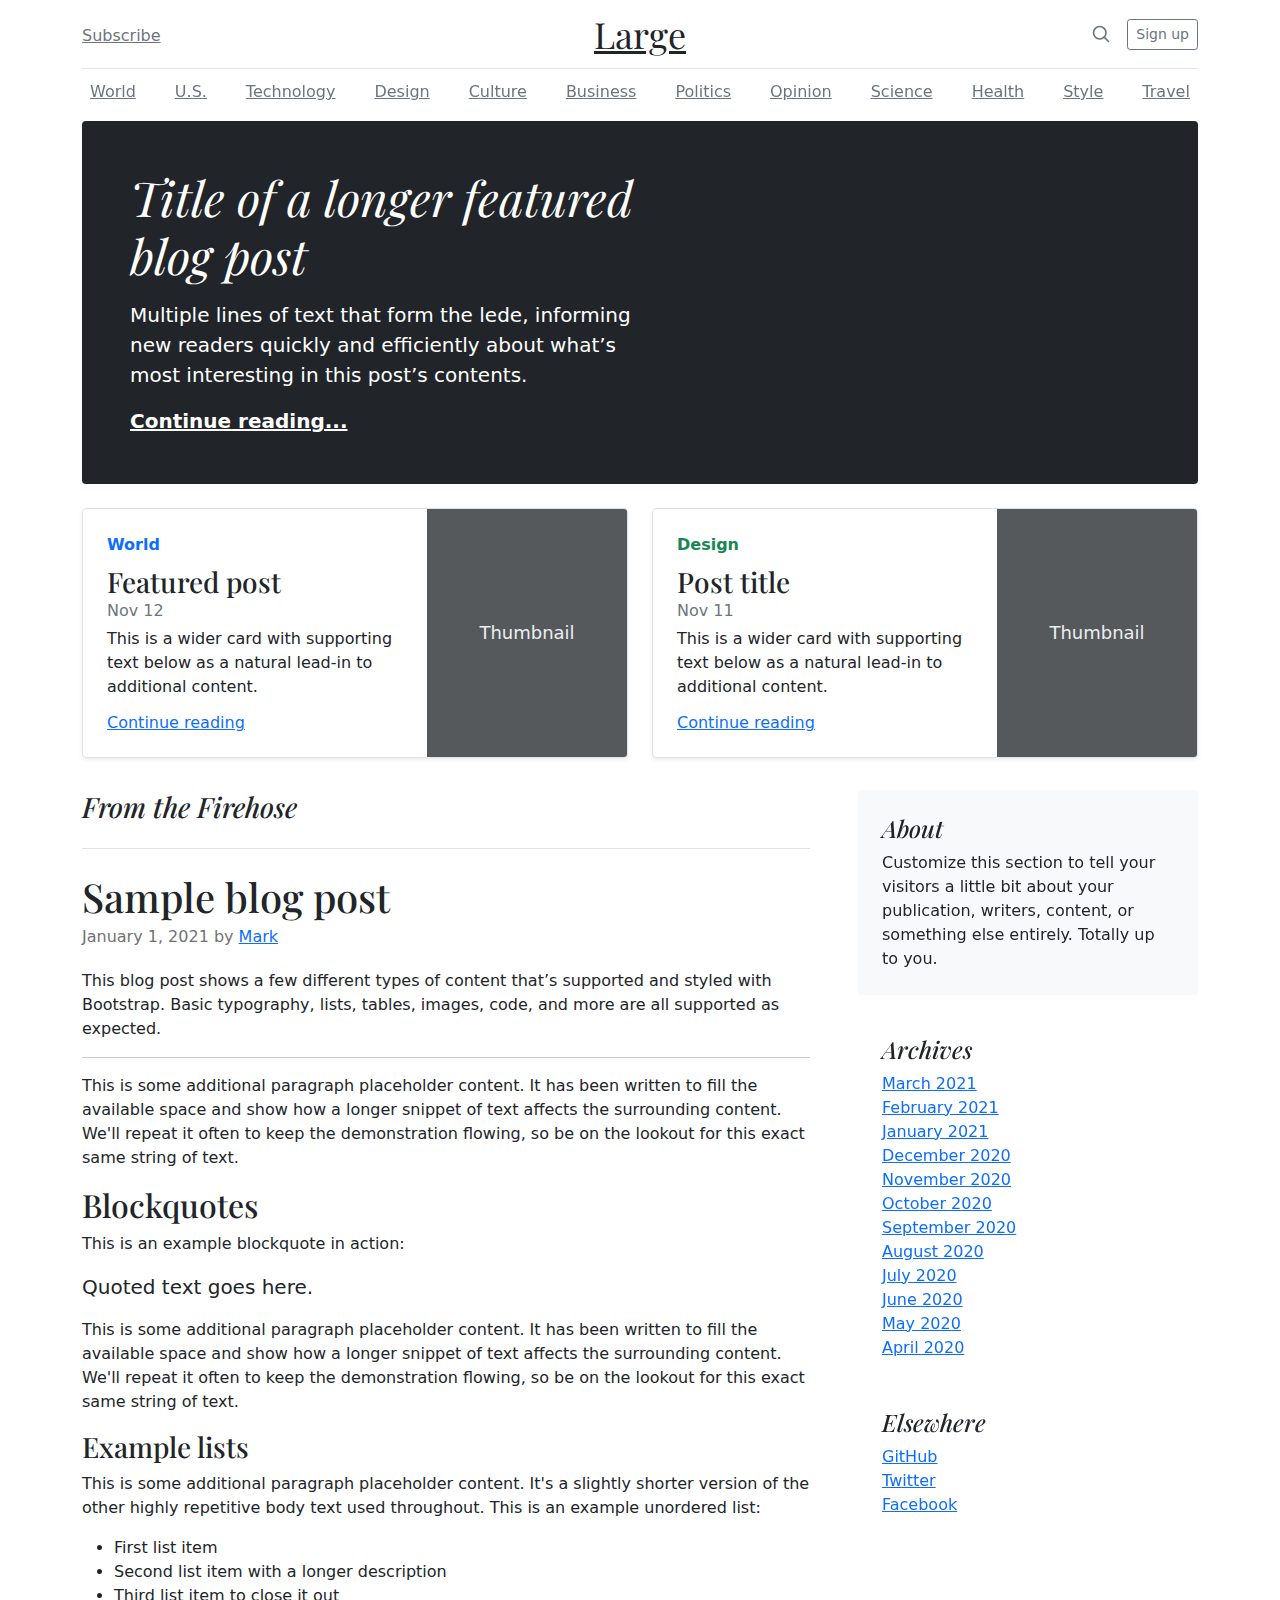
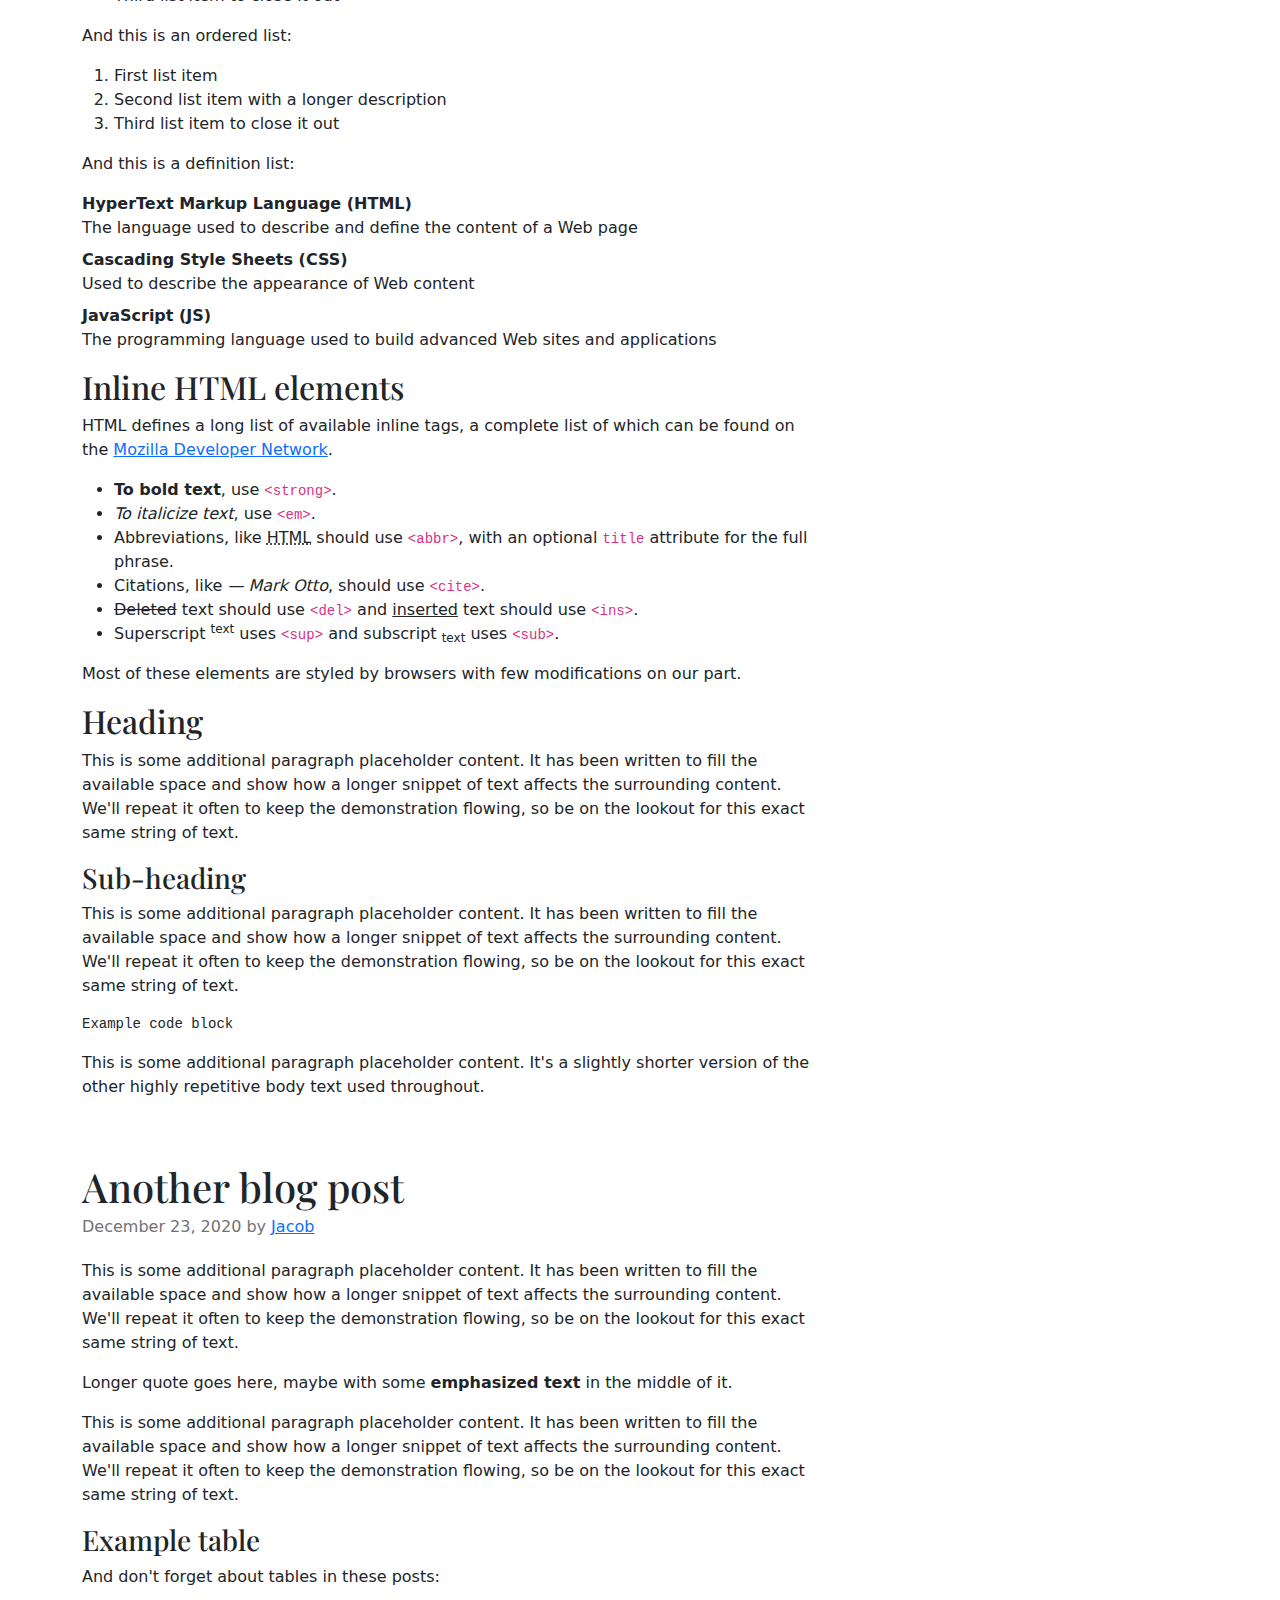
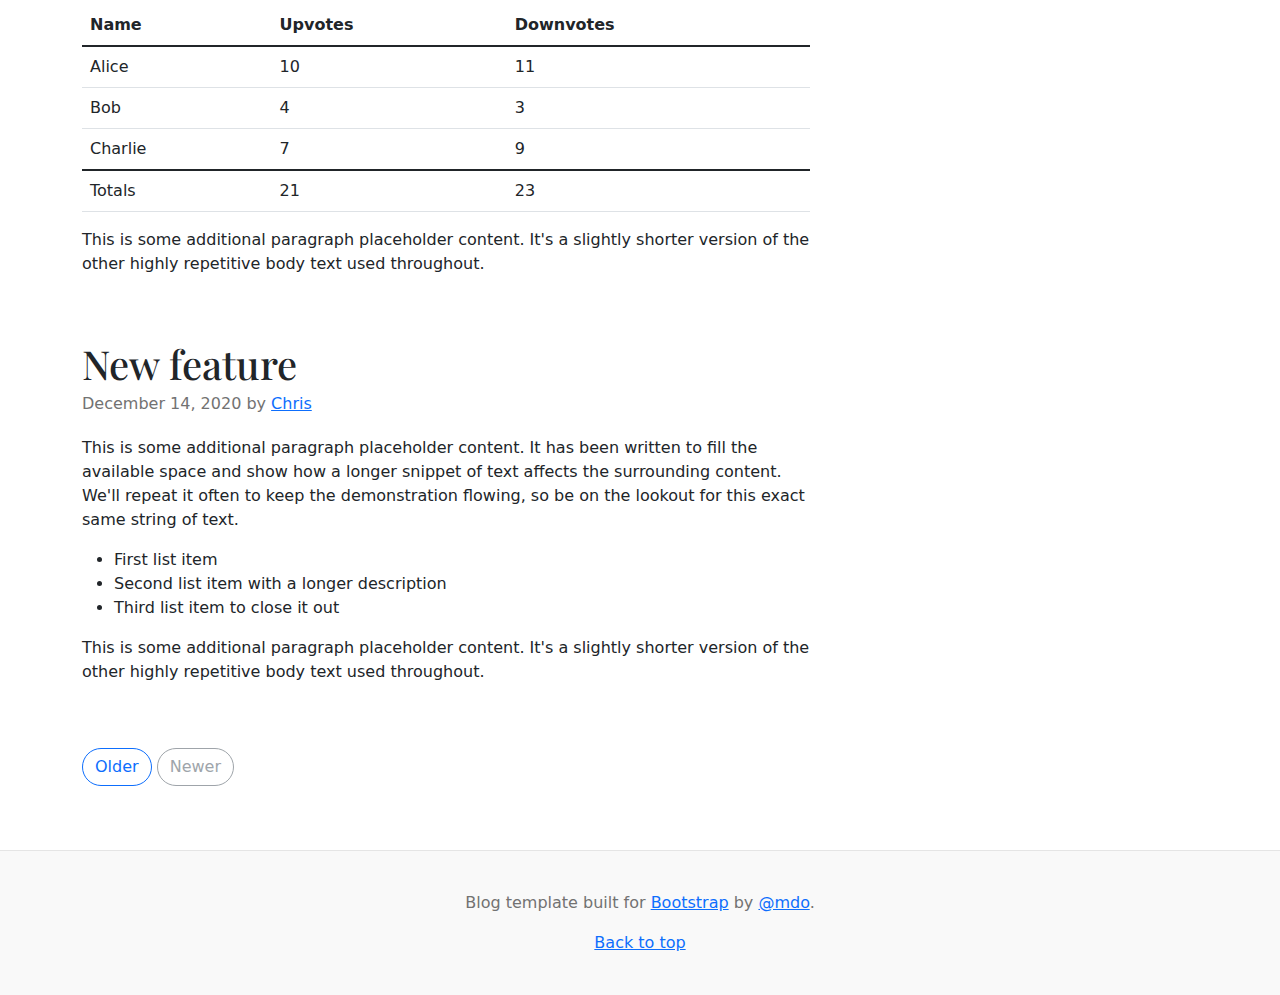
<file: bootstrap-5.1.3-examples/blog/index.html>
<!doctype html>
<html lang="en">
  <head>
    <meta charset="utf-8">
    <meta name="viewport" content="width=device-width, initial-scale=1">
    <meta name="description" content="">
    <meta name="author" content="Mark Otto, Jacob Thornton, and Bootstrap contributors">
    <meta name="generator" content="Hugo 0.88.1">
    <title>Blog Template · Bootstrap v5.1</title>

    <link rel="canonical" href="https://getbootstrap.com/docs/5.1/examples/blog/">

    

    <!-- Bootstrap core CSS -->
<link href="../assets/dist/css/bootstrap.min.css" rel="stylesheet">

    <style>
      .bd-placeholder-img {
        font-size: 1.125rem;
        text-anchor: middle;
        -webkit-user-select: none;
        -moz-user-select: none;
        user-select: none;
      }

      @media (min-width: 768px) {
        .bd-placeholder-img-lg {
          font-size: 3.5rem;
        }
      }
    </style>

    
    <!-- Custom styles for this template -->
    <link href="https://fonts.googleapis.com/css?family=Playfair&#43;Display:700,900&amp;display=swap" rel="stylesheet">
    <!-- Custom styles for this template -->
    <link href="blog.css" rel="stylesheet">
  </head>
  <body>
    
<div class="container">
  <header class="blog-header py-3">
    <div class="row flex-nowrap justify-content-between align-items-center">
      <div class="col-4 pt-1">
        <a class="link-secondary" href="#">Subscribe</a>
      </div>
      <div class="col-4 text-center">
        <a class="blog-header-logo text-dark" href="#">Large</a>
      </div>
      <div class="col-4 d-flex justify-content-end align-items-center">
        <a class="link-secondary" href="#" aria-label="Search">
          <svg xmlns="http://www.w3.org/2000/svg" width="20" height="20" fill="none" stroke="currentColor" stroke-linecap="round" stroke-linejoin="round" stroke-width="2" class="mx-3" role="img" viewBox="0 0 24 24"><title>Search</title><circle cx="10.5" cy="10.5" r="7.5"/><path d="M21 21l-5.2-5.2"/></svg>
        </a>
        <a class="btn btn-sm btn-outline-secondary" href="#">Sign up</a>
      </div>
    </div>
  </header>

  <div class="nav-scroller py-1 mb-2">
    <nav class="nav d-flex justify-content-between">
      <a class="p-2 link-secondary" href="#">World</a>
      <a class="p-2 link-secondary" href="#">U.S.</a>
      <a class="p-2 link-secondary" href="#">Technology</a>
      <a class="p-2 link-secondary" href="#">Design</a>
      <a class="p-2 link-secondary" href="#">Culture</a>
      <a class="p-2 link-secondary" href="#">Business</a>
      <a class="p-2 link-secondary" href="#">Politics</a>
      <a class="p-2 link-secondary" href="#">Opinion</a>
      <a class="p-2 link-secondary" href="#">Science</a>
      <a class="p-2 link-secondary" href="#">Health</a>
      <a class="p-2 link-secondary" href="#">Style</a>
      <a class="p-2 link-secondary" href="#">Travel</a>
    </nav>
  </div>
</div>

<main class="container">
  <div class="p-4 p-md-5 mb-4 text-white rounded bg-dark">
    <div class="col-md-6 px-0">
      <h1 class="display-4 fst-italic">Title of a longer featured blog post</h1>
      <p class="lead my-3">Multiple lines of text that form the lede, informing new readers quickly and efficiently about what’s most interesting in this post’s contents.</p>
      <p class="lead mb-0"><a href="#" class="text-white fw-bold">Continue reading...</a></p>
    </div>
  </div>

  <div class="row mb-2">
    <div class="col-md-6">
      <div class="row g-0 border rounded overflow-hidden flex-md-row mb-4 shadow-sm h-md-250 position-relative">
        <div class="col p-4 d-flex flex-column position-static">
          <strong class="d-inline-block mb-2 text-primary">World</strong>
          <h3 class="mb-0">Featured post</h3>
          <div class="mb-1 text-muted">Nov 12</div>
          <p class="card-text mb-auto">This is a wider card with supporting text below as a natural lead-in to additional content.</p>
          <a href="#" class="stretched-link">Continue reading</a>
        </div>
        <div class="col-auto d-none d-lg-block">
          <svg class="bd-placeholder-img" width="200" height="250" xmlns="http://www.w3.org/2000/svg" role="img" aria-label="Placeholder: Thumbnail" preserveAspectRatio="xMidYMid slice" focusable="false"><title>Placeholder</title><rect width="100%" height="100%" fill="#55595c"/><text x="50%" y="50%" fill="#eceeef" dy=".3em">Thumbnail</text></svg>

        </div>
      </div>
    </div>
    <div class="col-md-6">
      <div class="row g-0 border rounded overflow-hidden flex-md-row mb-4 shadow-sm h-md-250 position-relative">
        <div class="col p-4 d-flex flex-column position-static">
          <strong class="d-inline-block mb-2 text-success">Design</strong>
          <h3 class="mb-0">Post title</h3>
          <div class="mb-1 text-muted">Nov 11</div>
          <p class="mb-auto">This is a wider card with supporting text below as a natural lead-in to additional content.</p>
          <a href="#" class="stretched-link">Continue reading</a>
        </div>
        <div class="col-auto d-none d-lg-block">
          <svg class="bd-placeholder-img" width="200" height="250" xmlns="http://www.w3.org/2000/svg" role="img" aria-label="Placeholder: Thumbnail" preserveAspectRatio="xMidYMid slice" focusable="false"><title>Placeholder</title><rect width="100%" height="100%" fill="#55595c"/><text x="50%" y="50%" fill="#eceeef" dy=".3em">Thumbnail</text></svg>

        </div>
      </div>
    </div>
  </div>

  <div class="row g-5">
    <div class="col-md-8">
      <h3 class="pb-4 mb-4 fst-italic border-bottom">
        From the Firehose
      </h3>

      <article class="blog-post">
        <h2 class="blog-post-title">Sample blog post</h2>
        <p class="blog-post-meta">January 1, 2021 by <a href="#">Mark</a></p>

        <p>This blog post shows a few different types of content that’s supported and styled with Bootstrap. Basic typography, lists, tables, images, code, and more are all supported as expected.</p>
        <hr>
        <p>This is some additional paragraph placeholder content. It has been written to fill the available space and show how a longer snippet of text affects the surrounding content. We'll repeat it often to keep the demonstration flowing, so be on the lookout for this exact same string of text.</p>
        <h2>Blockquotes</h2>
        <p>This is an example blockquote in action:</p>
        <blockquote class="blockquote">
          <p>Quoted text goes here.</p>
        </blockquote>
        <p>This is some additional paragraph placeholder content. It has been written to fill the available space and show how a longer snippet of text affects the surrounding content. We'll repeat it often to keep the demonstration flowing, so be on the lookout for this exact same string of text.</p>
        <h3>Example lists</h3>
        <p>This is some additional paragraph placeholder content. It's a slightly shorter version of the other highly repetitive body text used throughout. This is an example unordered list:</p>
        <ul>
          <li>First list item</li>
          <li>Second list item with a longer description</li>
          <li>Third list item to close it out</li>
        </ul>
        <p>And this is an ordered list:</p>
        <ol>
          <li>First list item</li>
          <li>Second list item with a longer description</li>
          <li>Third list item to close it out</li>
        </ol>
        <p>And this is a definition list:</p>
        <dl>
          <dt>HyperText Markup Language (HTML)</dt>
          <dd>The language used to describe and define the content of a Web page</dd>
          <dt>Cascading Style Sheets (CSS)</dt>
          <dd>Used to describe the appearance of Web content</dd>
          <dt>JavaScript (JS)</dt>
          <dd>The programming language used to build advanced Web sites and applications</dd>
        </dl>
        <h2>Inline HTML elements</h2>
        <p>HTML defines a long list of available inline tags, a complete list of which can be found on the <a href="https://developer.mozilla.org/en-US/docs/Web/HTML/Element">Mozilla Developer Network</a>.</p>
        <ul>
          <li><strong>To bold text</strong>, use <code class="language-plaintext highlighter-rouge">&lt;strong&gt;</code>.</li>
          <li><em>To italicize text</em>, use <code class="language-plaintext highlighter-rouge">&lt;em&gt;</code>.</li>
          <li>Abbreviations, like <abbr title="HyperText Markup Langage">HTML</abbr> should use <code class="language-plaintext highlighter-rouge">&lt;abbr&gt;</code>, with an optional <code class="language-plaintext highlighter-rouge">title</code> attribute for the full phrase.</li>
          <li>Citations, like <cite>— Mark Otto</cite>, should use <code class="language-plaintext highlighter-rouge">&lt;cite&gt;</code>.</li>
          <li><del>Deleted</del> text should use <code class="language-plaintext highlighter-rouge">&lt;del&gt;</code> and <ins>inserted</ins> text should use <code class="language-plaintext highlighter-rouge">&lt;ins&gt;</code>.</li>
          <li>Superscript <sup>text</sup> uses <code class="language-plaintext highlighter-rouge">&lt;sup&gt;</code> and subscript <sub>text</sub> uses <code class="language-plaintext highlighter-rouge">&lt;sub&gt;</code>.</li>
        </ul>
        <p>Most of these elements are styled by browsers with few modifications on our part.</p>
        <h2>Heading</h2>
        <p>This is some additional paragraph placeholder content. It has been written to fill the available space and show how a longer snippet of text affects the surrounding content. We'll repeat it often to keep the demonstration flowing, so be on the lookout for this exact same string of text.</p>
        <h3>Sub-heading</h3>
        <p>This is some additional paragraph placeholder content. It has been written to fill the available space and show how a longer snippet of text affects the surrounding content. We'll repeat it often to keep the demonstration flowing, so be on the lookout for this exact same string of text.</p>
        <pre><code>Example code block</code></pre>
        <p>This is some additional paragraph placeholder content. It's a slightly shorter version of the other highly repetitive body text used throughout.</p>
      </article>

      <article class="blog-post">
        <h2 class="blog-post-title">Another blog post</h2>
        <p class="blog-post-meta">December 23, 2020 by <a href="#">Jacob</a></p>

        <p>This is some additional paragraph placeholder content. It has been written to fill the available space and show how a longer snippet of text affects the surrounding content. We'll repeat it often to keep the demonstration flowing, so be on the lookout for this exact same string of text.</p>
        <blockquote>
          <p>Longer quote goes here, maybe with some <strong>emphasized text</strong> in the middle of it.</p>
        </blockquote>
        <p>This is some additional paragraph placeholder content. It has been written to fill the available space and show how a longer snippet of text affects the surrounding content. We'll repeat it often to keep the demonstration flowing, so be on the lookout for this exact same string of text.</p>
        <h3>Example table</h3>
        <p>And don't forget about tables in these posts:</p>
        <table class="table">
          <thead>
            <tr>
              <th>Name</th>
              <th>Upvotes</th>
              <th>Downvotes</th>
            </tr>
          </thead>
          <tbody>
            <tr>
              <td>Alice</td>
              <td>10</td>
              <td>11</td>
            </tr>
            <tr>
              <td>Bob</td>
              <td>4</td>
              <td>3</td>
            </tr>
            <tr>
              <td>Charlie</td>
              <td>7</td>
              <td>9</td>
            </tr>
          </tbody>
          <tfoot>
            <tr>
              <td>Totals</td>
              <td>21</td>
              <td>23</td>
            </tr>
          </tfoot>
        </table>

        <p>This is some additional paragraph placeholder content. It's a slightly shorter version of the other highly repetitive body text used throughout.</p>
      </article>

      <article class="blog-post">
        <h2 class="blog-post-title">New feature</h2>
        <p class="blog-post-meta">December 14, 2020 by <a href="#">Chris</a></p>

        <p>This is some additional paragraph placeholder content. It has been written to fill the available space and show how a longer snippet of text affects the surrounding content. We'll repeat it often to keep the demonstration flowing, so be on the lookout for this exact same string of text.</p>
        <ul>
          <li>First list item</li>
          <li>Second list item with a longer description</li>
          <li>Third list item to close it out</li>
        </ul>
        <p>This is some additional paragraph placeholder content. It's a slightly shorter version of the other highly repetitive body text used throughout.</p>
      </article>

      <nav class="blog-pagination" aria-label="Pagination">
        <a class="btn btn-outline-primary" href="#">Older</a>
        <a class="btn btn-outline-secondary disabled">Newer</a>
      </nav>

    </div>

    <div class="col-md-4">
      <div class="position-sticky" style="top: 2rem;">
        <div class="p-4 mb-3 bg-light rounded">
          <h4 class="fst-italic">About</h4>
          <p class="mb-0">Customize this section to tell your visitors a little bit about your publication, writers, content, or something else entirely. Totally up to you.</p>
        </div>

        <div class="p-4">
          <h4 class="fst-italic">Archives</h4>
          <ol class="list-unstyled mb-0">
            <li><a href="#">March 2021</a></li>
            <li><a href="#">February 2021</a></li>
            <li><a href="#">January 2021</a></li>
            <li><a href="#">December 2020</a></li>
            <li><a href="#">November 2020</a></li>
            <li><a href="#">October 2020</a></li>
            <li><a href="#">September 2020</a></li>
            <li><a href="#">August 2020</a></li>
            <li><a href="#">July 2020</a></li>
            <li><a href="#">June 2020</a></li>
            <li><a href="#">May 2020</a></li>
            <li><a href="#">April 2020</a></li>
          </ol>
        </div>

        <div class="p-4">
          <h4 class="fst-italic">Elsewhere</h4>
          <ol class="list-unstyled">
            <li><a href="#">GitHub</a></li>
            <li><a href="#">Twitter</a></li>
            <li><a href="#">Facebook</a></li>
          </ol>
        </div>
      </div>
    </div>
  </div>

</main>

<footer class="blog-footer">
  <p>Blog template built for <a href="https://getbootstrap.com/">Bootstrap</a> by <a href="https://twitter.com/mdo">@mdo</a>.</p>
  <p>
    <a href="#">Back to top</a>
  </p>
</footer>


    
  </body>
</html>
</file>
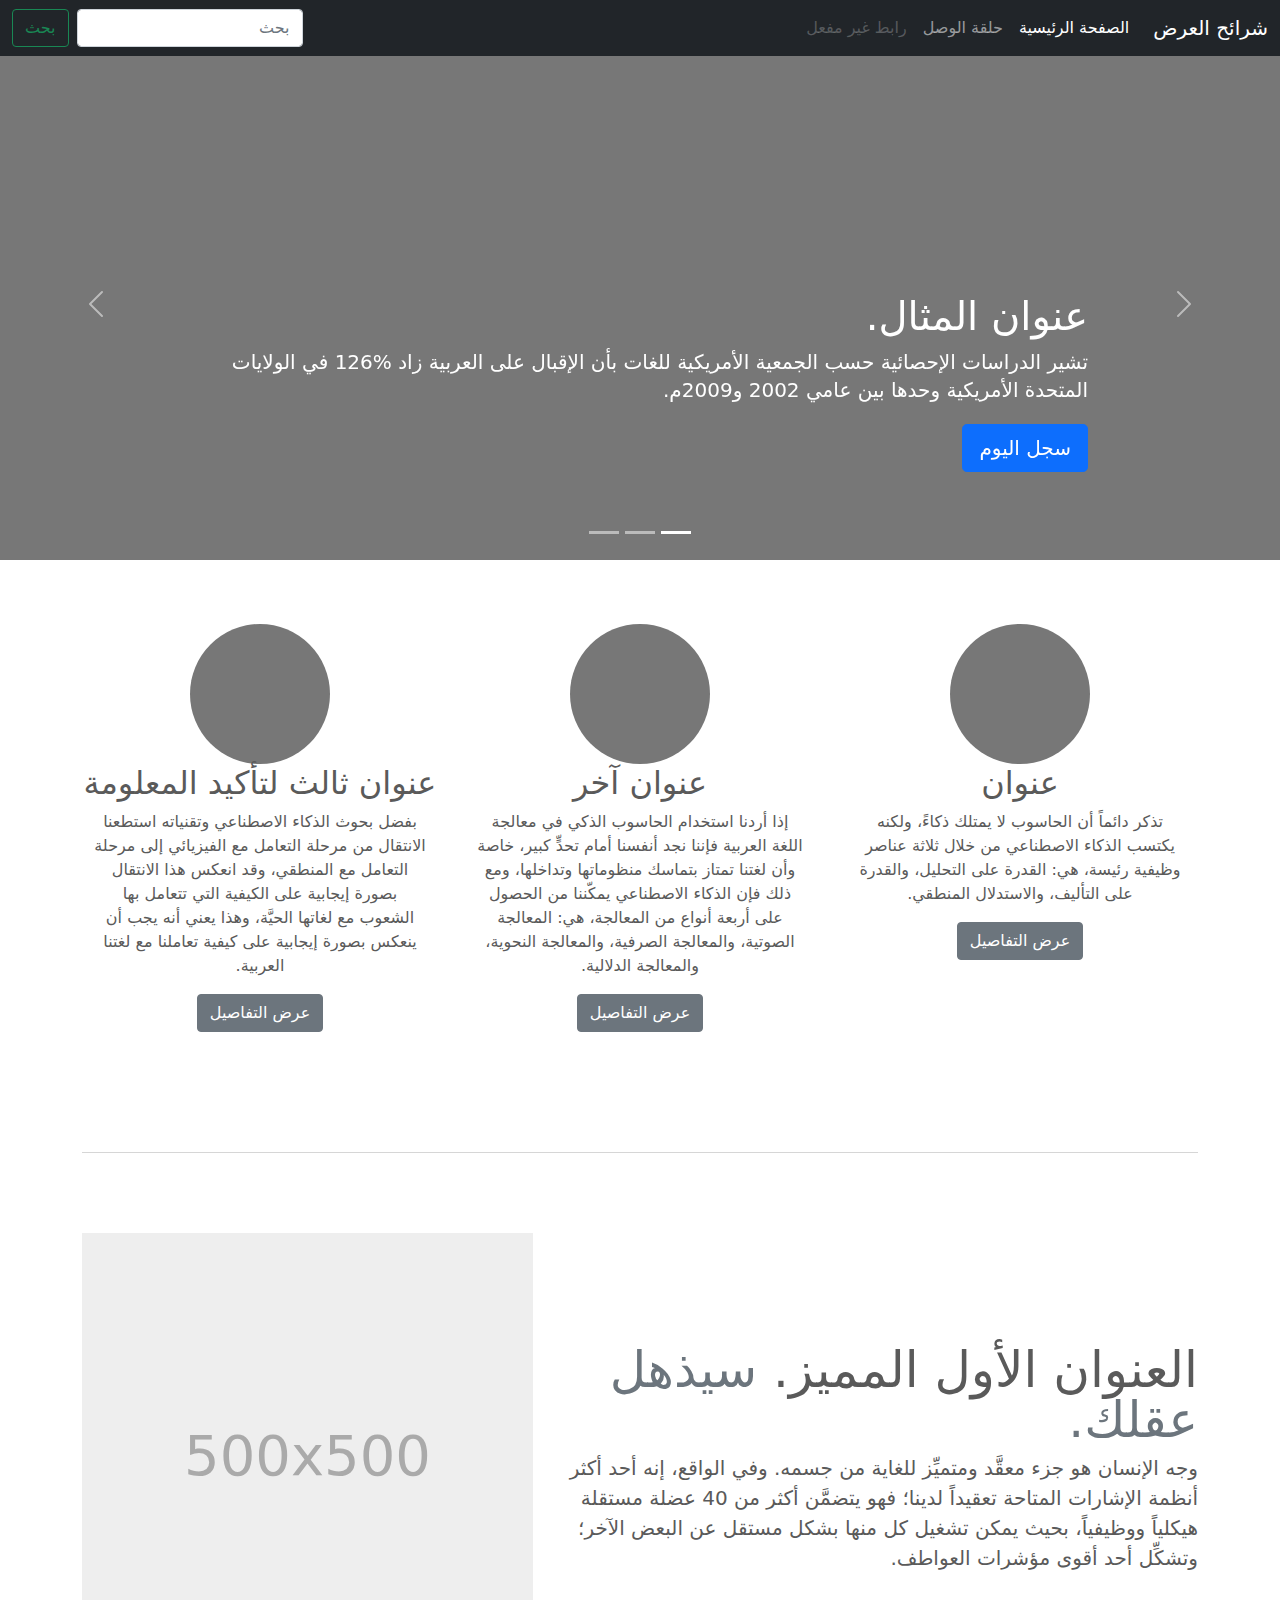
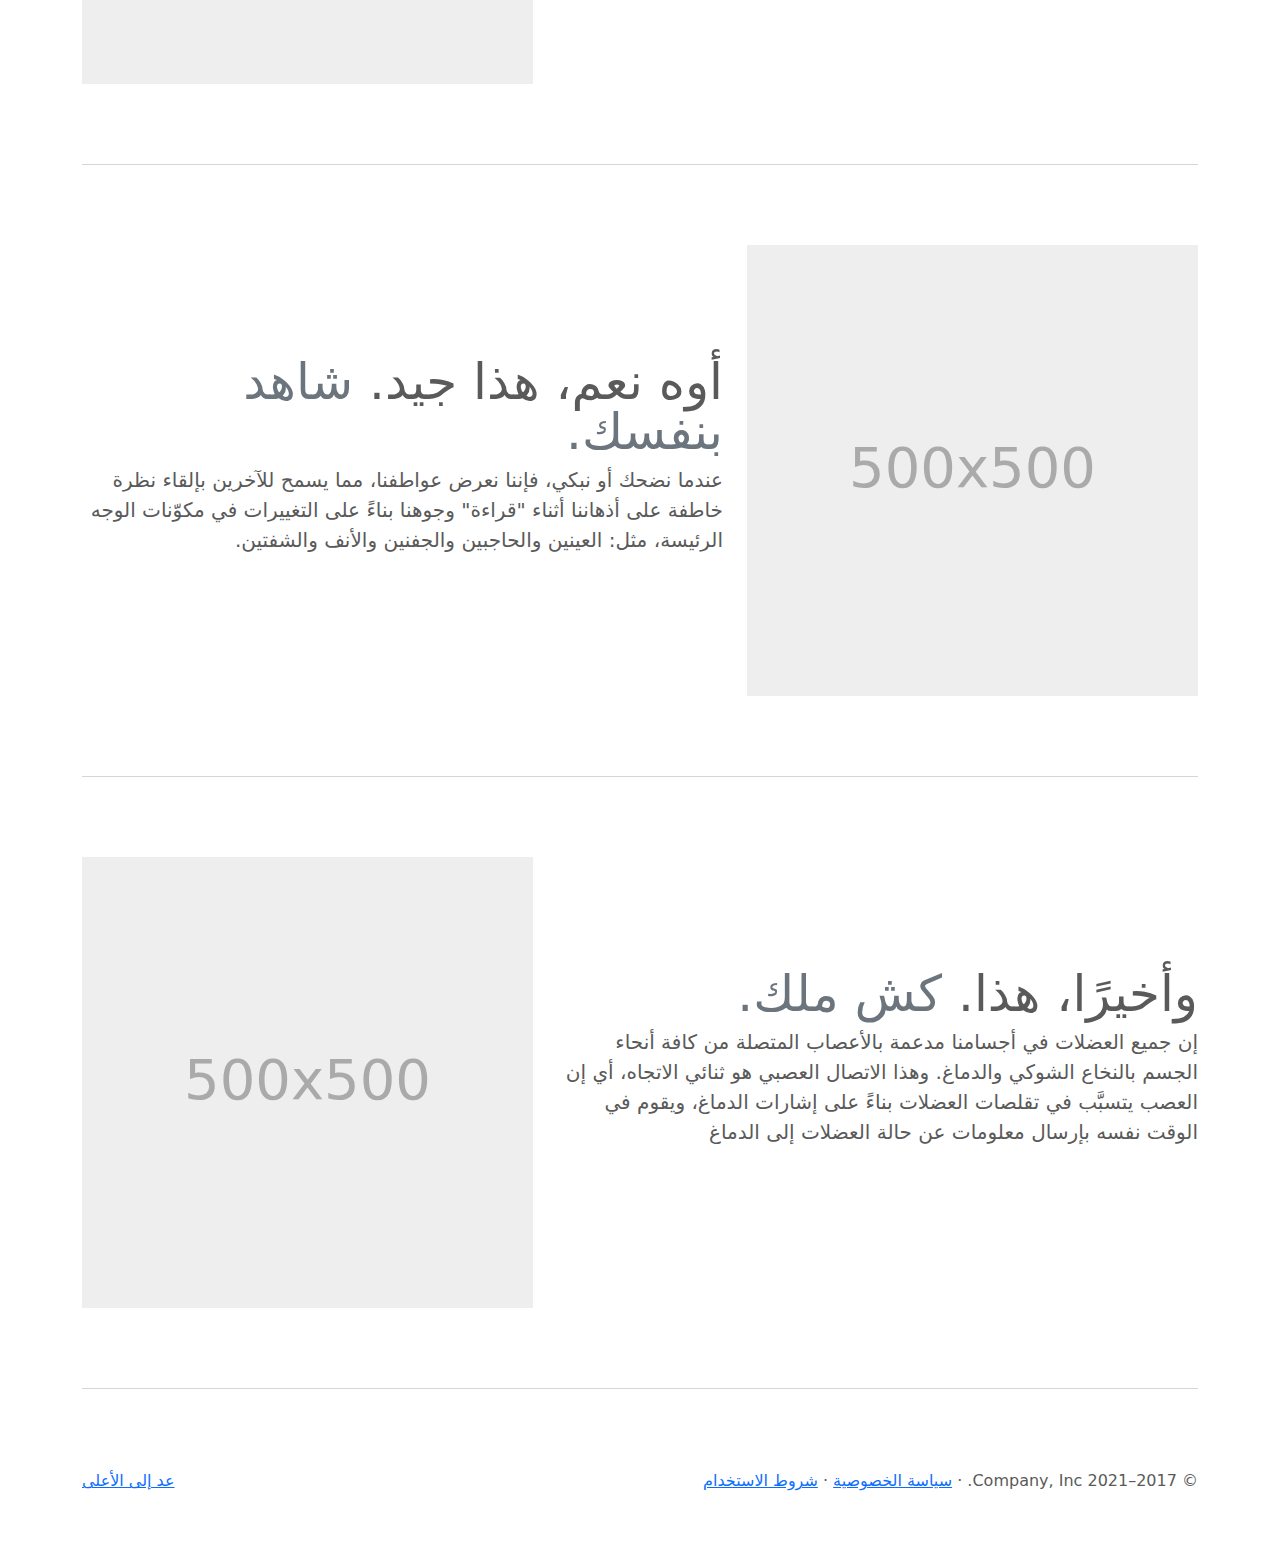
<file: bootstrap-5.1.3-examples/carousel-rtl/index.html>
<!doctype html>
<html lang="ar" dir="rtl">
  <head>
    <meta charset="utf-8">
    <meta name="viewport" content="width=device-width, initial-scale=1">
    <meta name="description" content="">
    <meta name="author" content="Mark Otto, Jacob Thornton, and Bootstrap contributors">
    <meta name="generator" content="Hugo 0.88.1">
    <title>قالب  شرائح العرض · Bootstrap v5.1</title>

    <link rel="canonical" href="https://getbootstrap.com/docs/5.1/examples/carousel-rtl/">

    

    <!-- Bootstrap core CSS -->
<link href="../assets/dist/css/bootstrap.rtl.min.css" rel="stylesheet">

    <style>
      .bd-placeholder-img {
        font-size: 1.125rem;
        text-anchor: middle;
        -webkit-user-select: none;
        -moz-user-select: none;
        user-select: none;
      }

      @media (min-width: 768px) {
        .bd-placeholder-img-lg {
          font-size: 3.5rem;
        }
      }
    </style>

    
    <!-- Custom styles for this template -->
    <link href="../carousel/carousel.rtl.css" rel="stylesheet">
  </head>
  <body>
    
<header>
  <nav class="navbar navbar-expand-md navbar-dark fixed-top bg-dark">
    <div class="container-fluid">
      <a class="navbar-brand" href="#">شرائح العرض</a>
      <button class="navbar-toggler" type="button" data-bs-toggle="collapse" data-bs-target="#navbarCollapse" aria-controls="navbarCollapse" aria-expanded="false" aria-label="تبديل التنقل">
        <span class="navbar-toggler-icon"></span>
      </button>
      <div class="collapse navbar-collapse" id="navbarCollapse">
        <ul class="navbar-nav me-auto mb-2 mb-md-0">
          <li class="nav-item">
            <a class="nav-link active" aria-current="page" href="#">الصفحة الرئيسية</a>
          </li>
          <li class="nav-item">
            <a class="nav-link" href="#">حلقة الوصل</a>
          </li>
          <li class="nav-item">
            <a class="nav-link disabled">رابط غير مفعل</a>
          </li>
        </ul>
        <form class="d-flex">
          <input class="form-control me-2" type="search" placeholder="بحث" aria-label="بحث">
          <button class="btn btn-outline-success" type="submit">بحث</button>
        </form>
      </div>
    </div>
  </nav>
</header>

<main>

  <div id="myCarousel" class="carousel slide" data-bs-ride="carousel">
    <div class="carousel-indicators">
      <button type="button" data-bs-target="#myCarousel" data-bs-slide-to="0" class="active" aria-current="true" aria-label="Slide 1"></button>
      <button type="button" data-bs-target="#myCarousel" data-bs-slide-to="1" aria-label="Slide 2"></button>
      <button type="button" data-bs-target="#myCarousel" data-bs-slide-to="2" aria-label="Slide 3"></button>
    </div>
    <div class="carousel-inner">
      <div class="carousel-item active">
        <svg class="bd-placeholder-img" width="100%" height="100%" xmlns="http://www.w3.org/2000/svg" aria-hidden="true" preserveAspectRatio="xMidYMid slice" focusable="false"><rect width="100%" height="100%" fill="#777"/></svg>

        <div class="container">
          <div class="carousel-caption text-start">
            <h1>عنوان المثال.</h1>
            <p>تشير الدراسات الإحصائية حسب الجمعية الأمريكية للغات بأن الإقبال على العربية زاد %126 في الولايات المتحدة الأمريكية وحدها بين عامي 2002 و2009م.</p>
            <p><a class="btn btn-lg btn-primary" href="#">سجل اليوم</a></p>
          </div>
        </div>
      </div>
      <div class="carousel-item">
        <svg class="bd-placeholder-img" width="100%" height="100%" xmlns="http://www.w3.org/2000/svg" aria-hidden="true" preserveAspectRatio="xMidYMid slice" focusable="false"><rect width="100%" height="100%" fill="#777"/></svg>

        <div class="container">
          <div class="carousel-caption">
            <h1>عنوان مثال آخر.</h1>
            <p>حسب المجلس الثقافي البريطاني فإن تعليم الإنجليزية داخل بريطانيا يسهم في تعزيز اقتصادها بما يتجاوز ملياري جنيه سنوياً، كما أنه وفر أكثر من 26 ألف وظيفة.</p>
            <p><a class="btn btn-lg btn-primary" href="#">أعرف أكثر</a></p>
          </div>
        </div>
      </div>
      <div class="carousel-item">
        <svg class="bd-placeholder-img" width="100%" height="100%" xmlns="http://www.w3.org/2000/svg" aria-hidden="true" preserveAspectRatio="xMidYMid slice" focusable="false"><rect width="100%" height="100%" fill="#777"/></svg>

        <div class="container">
          <div class="carousel-caption text-end">
            <h1>واحد أكثر لقياس جيد.</h1>
            <p>الإحصاءات لحجم الاستثمار اللغوي خارج بريطانيا تتفاوت من سنة لأخرى إلا أن المدير التنفيذي للمجلس الثقافي البريطاني إدي بايرز يرى أن استثمار تعليم الإنجليزية في الخارج لا يحسب على المستوى المالي فحسب بل على المستوى السياسي أيضاً.</p>
            <p><a class="btn btn-lg btn-primary" href="#">تصفح المعرض</a></p>
          </div>
        </div>
      </div>
    </div>
    <button class="carousel-control-prev" type="button" data-bs-target="#myCarousel" data-bs-slide="prev">
      <span class="carousel-control-prev-icon" aria-hidden="true"></span>
      <span class="visually-hidden">السابق</span>
    </button>
    <button class="carousel-control-next" type="button" data-bs-target="#myCarousel" data-bs-slide="next">
      <span class="carousel-control-next-icon" aria-hidden="true"></span>
      <span class="visually-hidden">التالي</span>
    </button>
  </div>


  <!-- Marketing messaging and featurettes
  ================================================== -->
  <!-- Wrap the rest of the page in another container to center all the content. -->

  <div class="container marketing">

    <!-- Three columns of text below the carousel -->
    <div class="row">
      <div class="col-lg-4">
        <svg class="bd-placeholder-img rounded-circle" width="140" height="140" xmlns="http://www.w3.org/2000/svg" role="img" aria-label="Placeholder: 140x140" preserveAspectRatio="xMidYMid slice" focusable="false"><title>Placeholder</title><rect width="100%" height="100%" fill="#777"/><text x="50%" y="50%" fill="#777" dy=".3em">140x140</text></svg>

        <h2>عنوان</h2>
        <p>تذكر دائماً أن الحاسوب لا يمتلك ذكاءً، ولكنه يكتسب الذكاء الاصطناعي من خلال ثلاثة عناصر وظيفية رئيسة، هي: القدرة على التحليل، والقدرة على التأليف، والاستدلال المنطقي.</p>
        <p><a class="btn btn-secondary" href="#">عرض التفاصيل</a></p>
      </div><!-- /.col-lg-4 -->
      <div class="col-lg-4">
        <svg class="bd-placeholder-img rounded-circle" width="140" height="140" xmlns="http://www.w3.org/2000/svg" role="img" aria-label="Placeholder: 140x140" preserveAspectRatio="xMidYMid slice" focusable="false"><title>Placeholder</title><rect width="100%" height="100%" fill="#777"/><text x="50%" y="50%" fill="#777" dy=".3em">140x140</text></svg>

        <h2>عنوان آخر</h2>
        <p>إذا أردنا استخدام الحاسوب الذكي في معالجة اللغة العربية فإننا نجد أنفسنا أمام تحدٍّ كبير، خاصة وأن لغتنا تمتاز بتماسك منظوماتها وتداخلها، ومع ذلك فإن الذكاء الاصطناعي يمكّننا من الحصول على أربعة أنواع من المعالجة، هي: المعالجة الصوتية، والمعالجة الصرفية، والمعالجة النحوية، والمعالجة الدلالية.</p>
        <p><a class="btn btn-secondary" href="#">عرض التفاصيل</a></p>
      </div><!-- /.col-lg-4 -->
      <div class="col-lg-4">
        <svg class="bd-placeholder-img rounded-circle" width="140" height="140" xmlns="http://www.w3.org/2000/svg" role="img" aria-label="Placeholder: 140x140" preserveAspectRatio="xMidYMid slice" focusable="false"><title>Placeholder</title><rect width="100%" height="100%" fill="#777"/><text x="50%" y="50%" fill="#777" dy=".3em">140x140</text></svg>

        <h2>عنوان ثالث لتأكيد المعلومة</h2>
        <p>بفضل بحوث الذكاء الاصطناعي وتقنياته استطعنا الانتقال من مرحلة التعامل مع الفيزيائي إلى مرحلة التعامل مع المنطقي، وقد انعكس هذا الانتقال بصورة إيجابية على الكيفية التي تتعامل بها الشعوب مع لغاتها الحيَّة، وهذا يعني أنه يجب أن ينعكس بصورة إيجابية على كيفية تعاملنا مع لغتنا العربية.</p>
        <p><a class="btn btn-secondary" href="#">عرض التفاصيل</a></p>
      </div><!-- /.col-lg-4 -->
    </div><!-- /.row -->


    <!-- START THE FEATURETTES -->

    <hr class="featurette-divider">

    <div class="row featurette">
      <div class="col-md-7">
        <h2 class="featurette-heading">العنوان الأول المميز. <span class="text-muted"> سيذهل عقلك. </span></h2>
        <p class="lead">وجه الإنسان هو جزء معقَّد ومتميِّز للغاية من جسمه. وفي الواقع، إنه أحد أكثر أنظمة الإشارات المتاحة تعقيداً لدينا؛ فهو يتضمَّن أكثر من 40 عضلة مستقلة هيكلياً ووظيفياً، بحيث يمكن تشغيل كل منها بشكل مستقل عن البعض الآخر؛ وتشكِّل أحد أقوى مؤشرات العواطف.</p>
      </div>
      <div class="col-md-5">
        <svg class="bd-placeholder-img bd-placeholder-img-lg featurette-image img-fluid mx-auto" width="500" height="500" xmlns="http://www.w3.org/2000/svg" role="img" aria-label="Placeholder: 500x500" preserveAspectRatio="xMidYMid slice" focusable="false"><title>Placeholder</title><rect width="100%" height="100%" fill="#eee"/><text x="50%" y="50%" fill="#aaa" dy=".3em">500x500</text></svg>

      </div>
    </div>

    <hr class="featurette-divider">

    <div class="row featurette">
      <div class="col-md-7 order-md-2">
        <h2 class="featurette-heading">أوه نعم، هذا جيد. <span class="text-muted"> شاهد بنفسك. </span></h2>
        <p class="lead">عندما نضحك أو نبكي، فإننا نعرض عواطفنا، مما يسمح للآخرين بإلقاء نظرة خاطفة على أذهاننا أثناء "قراءة" وجوهنا بناءً على التغييرات في مكوّنات الوجه الرئيسة، مثل: العينين والحاجبين والجفنين والأنف والشفتين.</p>
      </div>
      <div class="col-md-5 order-md-1">
        <svg class="bd-placeholder-img bd-placeholder-img-lg featurette-image img-fluid mx-auto" width="500" height="500" xmlns="http://www.w3.org/2000/svg" role="img" aria-label="Placeholder: 500x500" preserveAspectRatio="xMidYMid slice" focusable="false"><title>Placeholder</title><rect width="100%" height="100%" fill="#eee"/><text x="50%" y="50%" fill="#aaa" dy=".3em">500x500</text></svg>

      </div>
    </div>

    <hr class="featurette-divider">

    <div class="row featurette">
      <div class="col-md-7">
        <h2 class="featurette-heading">وأخيرًا، هذا. <span class="text-muted"> كش ملك. </span></h2>
        <p class="lead">إن جميع العضلات في أجسامنا مدعمة بالأعصاب المتصلة من كافة أنحاء الجسم بالنخاع الشوكي والدماغ. وهذا الاتصال العصبي هو ثنائي الاتجاه، أي إن العصب يتسبَّب في تقلصات العضلات بناءً على إشارات الدماغ، ويقوم في الوقت نفسه بإرسال معلومات عن حالة العضلات إلى الدماغ</p>
      </div>
      <div class="col-md-5">
        <svg class="bd-placeholder-img bd-placeholder-img-lg featurette-image img-fluid mx-auto" width="500" height="500" xmlns="http://www.w3.org/2000/svg" role="img" aria-label="Placeholder: 500x500" preserveAspectRatio="xMidYMid slice" focusable="false"><title>Placeholder</title><rect width="100%" height="100%" fill="#eee"/><text x="50%" y="50%" fill="#aaa" dy=".3em">500x500</text></svg>

      </div>
    </div>

    <hr class="featurette-divider">

    <!-- /END THE FEATURETTES -->

  </div><!-- /.container -->


  <!-- FOOTER -->
  <footer class="container">
    <p class="float-end"><a href="#">عد إلى الأعلى</a></p>
    <p>&copy; 2017–2021 Company, Inc. &middot; <a href="#">سياسة الخصوصية</a> &middot; <a href="#">شروط الاستخدام</a></p>
  </footer>
</main>


    <script src="../assets/dist/js/bootstrap.bundle.min.js"></script>

      
  </body>
</html>
</file>
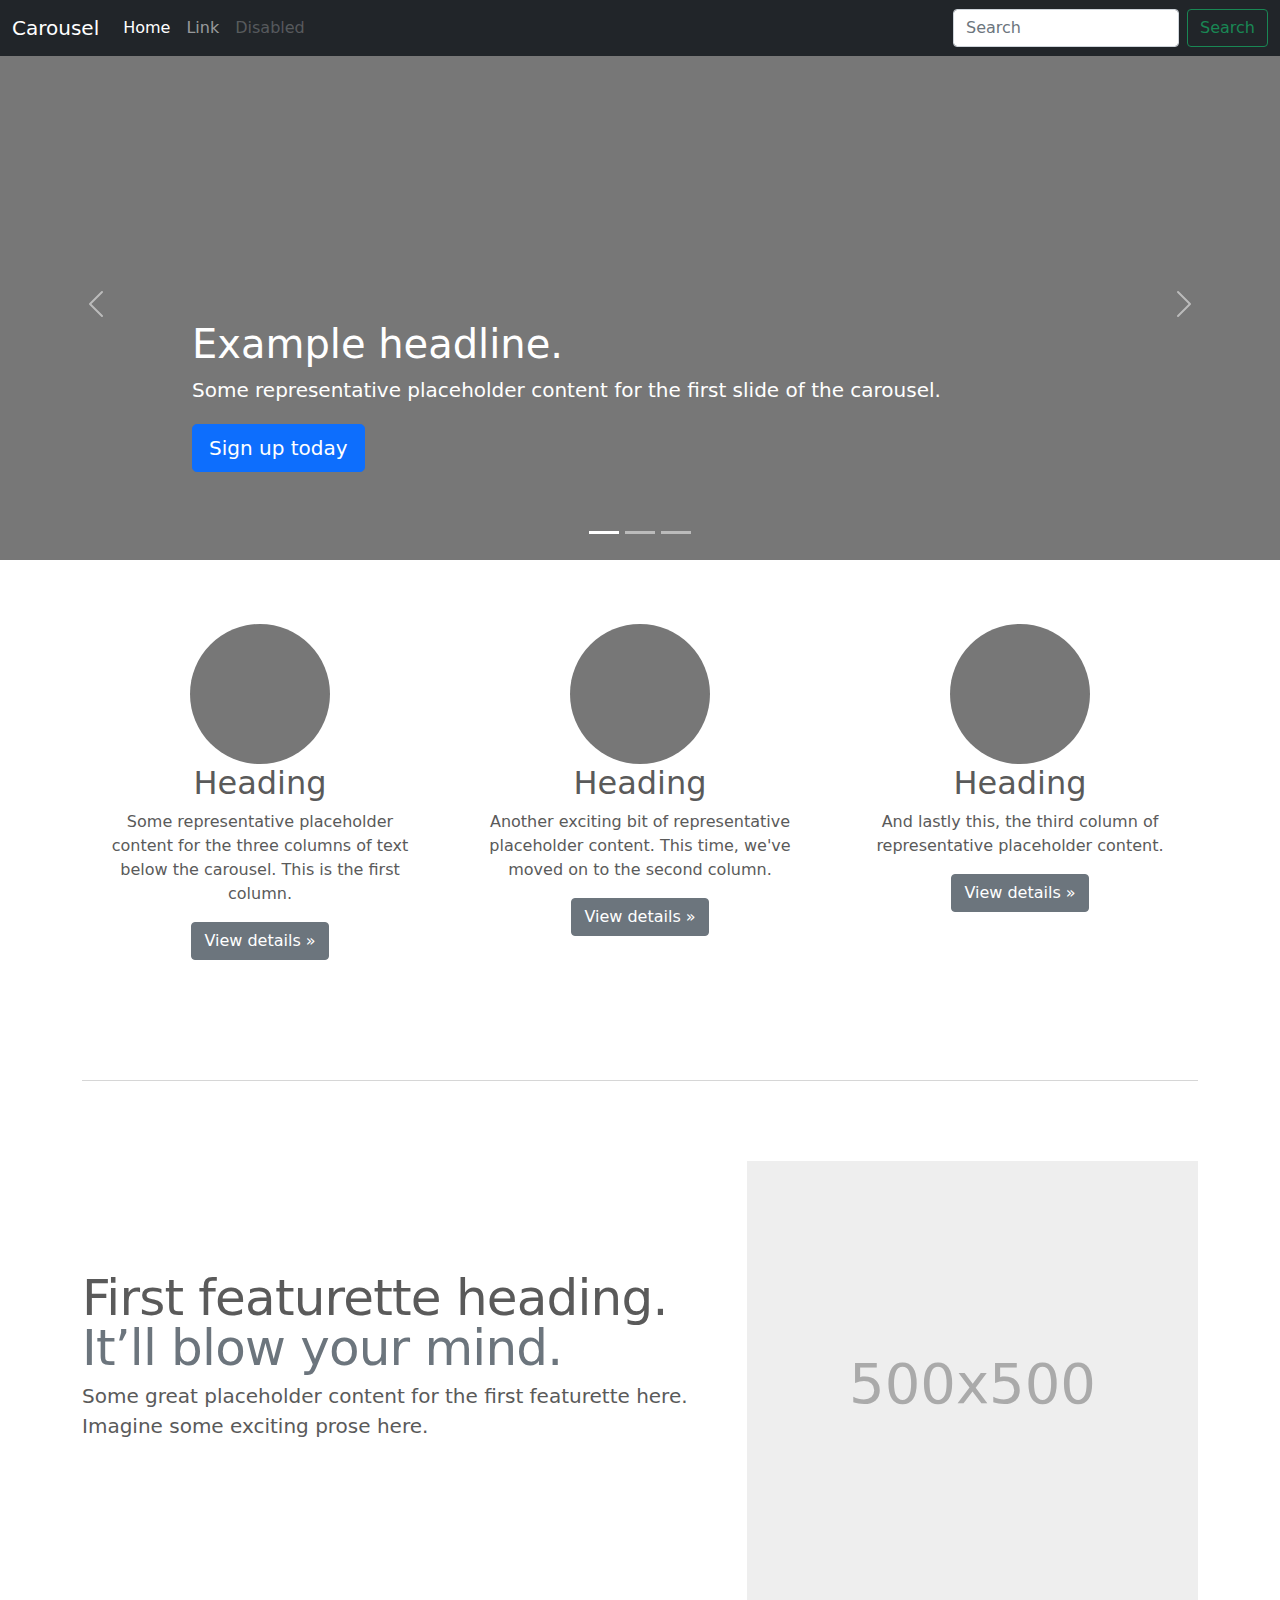
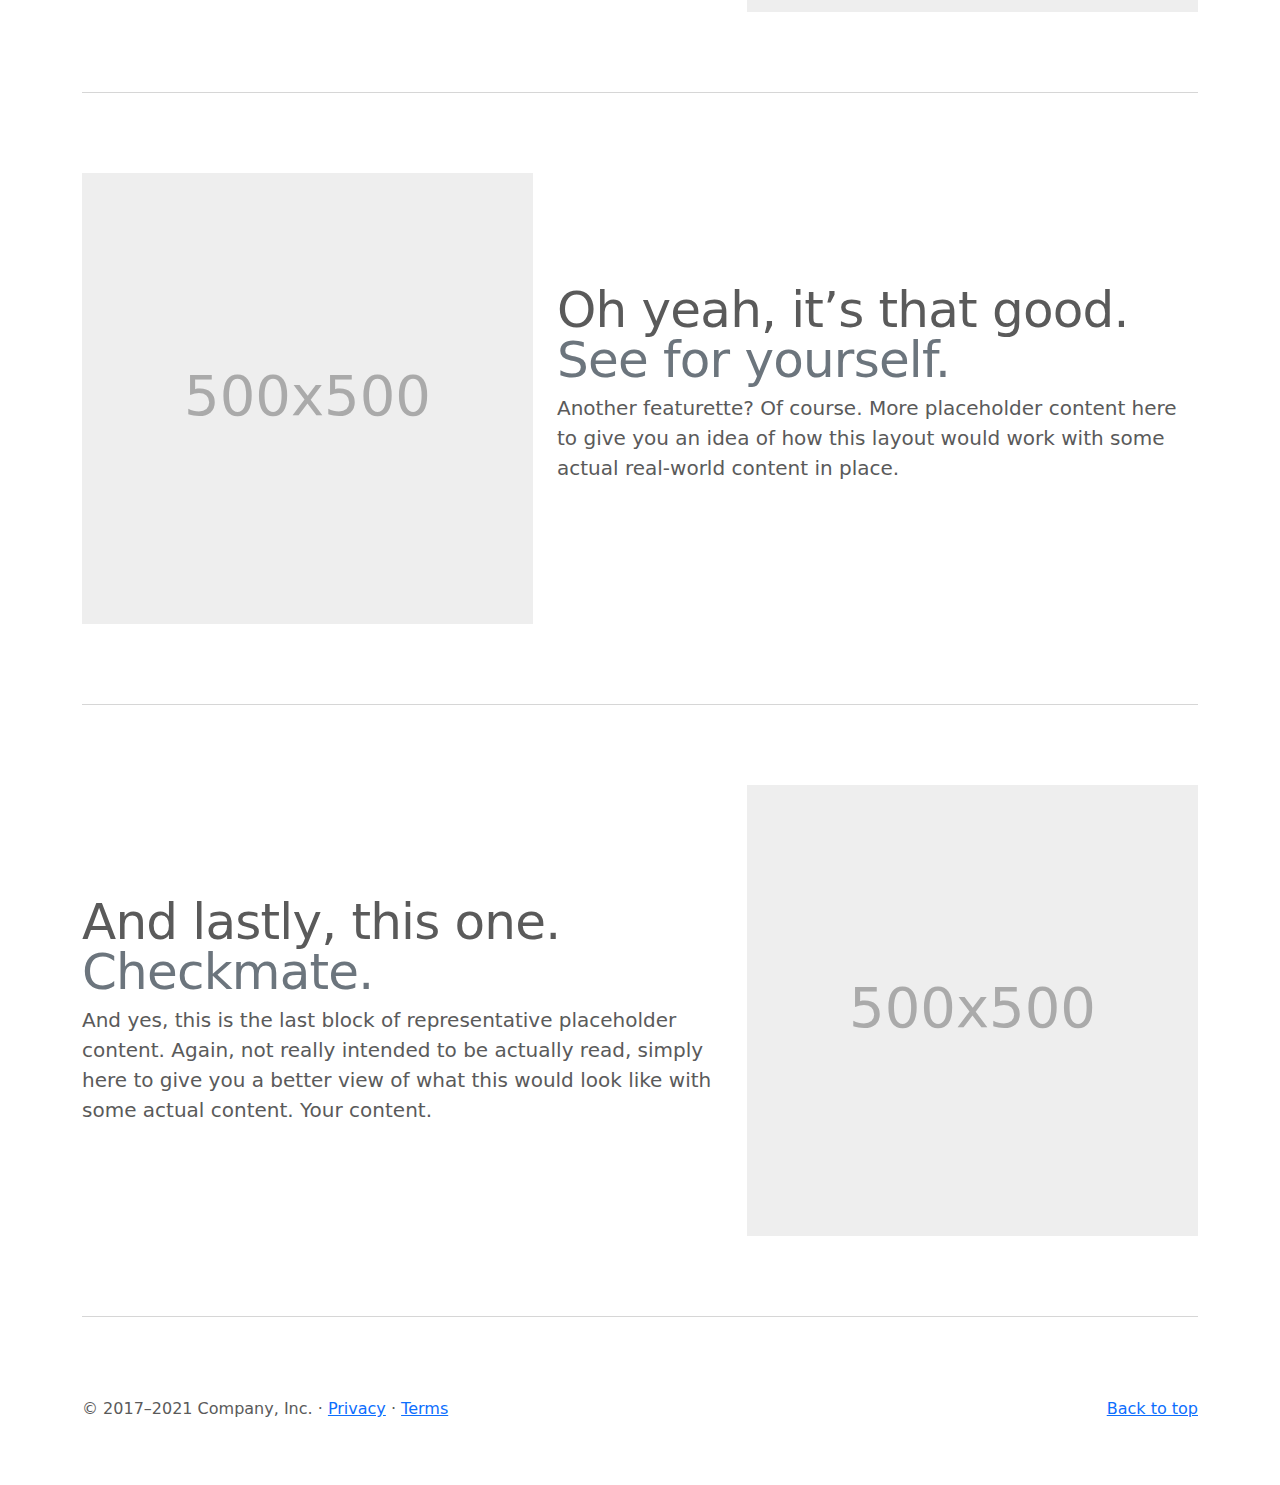
<file: bootstrap-5.1.3-examples/carousel/index.html>
<!doctype html>
<html lang="en">
  <head>
    <meta charset="utf-8">
    <meta name="viewport" content="width=device-width, initial-scale=1">
    <meta name="description" content="">
    <meta name="author" content="Mark Otto, Jacob Thornton, and Bootstrap contributors">
    <meta name="generator" content="Hugo 0.88.1">
    <title>Carousel Template · Bootstrap v5.1</title>

    <link rel="canonical" href="https://getbootstrap.com/docs/5.1/examples/carousel/">

    

    <!-- Bootstrap core CSS -->
<link href="../assets/dist/css/bootstrap.min.css" rel="stylesheet">

    <style>
      .bd-placeholder-img {
        font-size: 1.125rem;
        text-anchor: middle;
        -webkit-user-select: none;
        -moz-user-select: none;
        user-select: none;
      }

      @media (min-width: 768px) {
        .bd-placeholder-img-lg {
          font-size: 3.5rem;
        }
      }
    </style>

    
    <!-- Custom styles for this template -->
    <link href="carousel.css" rel="stylesheet">
  </head>
  <body>
    
<header>
  <nav class="navbar navbar-expand-md navbar-dark fixed-top bg-dark">
    <div class="container-fluid">
      <a class="navbar-brand" href="#">Carousel</a>
      <button class="navbar-toggler" type="button" data-bs-toggle="collapse" data-bs-target="#navbarCollapse" aria-controls="navbarCollapse" aria-expanded="false" aria-label="Toggle navigation">
        <span class="navbar-toggler-icon"></span>
      </button>
      <div class="collapse navbar-collapse" id="navbarCollapse">
        <ul class="navbar-nav me-auto mb-2 mb-md-0">
          <li class="nav-item">
            <a class="nav-link active" aria-current="page" href="#">Home</a>
          </li>
          <li class="nav-item">
            <a class="nav-link" href="#">Link</a>
          </li>
          <li class="nav-item">
            <a class="nav-link disabled">Disabled</a>
          </li>
        </ul>
        <form class="d-flex">
          <input class="form-control me-2" type="search" placeholder="Search" aria-label="Search">
          <button class="btn btn-outline-success" type="submit">Search</button>
        </form>
      </div>
    </div>
  </nav>
</header>

<main>

  <div id="myCarousel" class="carousel slide" data-bs-ride="carousel">
    <div class="carousel-indicators">
      <button type="button" data-bs-target="#myCarousel" data-bs-slide-to="0" class="active" aria-current="true" aria-label="Slide 1"></button>
      <button type="button" data-bs-target="#myCarousel" data-bs-slide-to="1" aria-label="Slide 2"></button>
      <button type="button" data-bs-target="#myCarousel" data-bs-slide-to="2" aria-label="Slide 3"></button>
    </div>
    <div class="carousel-inner">
      <div class="carousel-item active">
        <svg class="bd-placeholder-img" width="100%" height="100%" xmlns="http://www.w3.org/2000/svg" aria-hidden="true" preserveAspectRatio="xMidYMid slice" focusable="false"><rect width="100%" height="100%" fill="#777"/></svg>

        <div class="container">
          <div class="carousel-caption text-start">
            <h1>Example headline.</h1>
            <p>Some representative placeholder content for the first slide of the carousel.</p>
            <p><a class="btn btn-lg btn-primary" href="#">Sign up today</a></p>
          </div>
        </div>
      </div>
      <div class="carousel-item">
        <svg class="bd-placeholder-img" width="100%" height="100%" xmlns="http://www.w3.org/2000/svg" aria-hidden="true" preserveAspectRatio="xMidYMid slice" focusable="false"><rect width="100%" height="100%" fill="#777"/></svg>

        <div class="container">
          <div class="carousel-caption">
            <h1>Another example headline.</h1>
            <p>Some representative placeholder content for the second slide of the carousel.</p>
            <p><a class="btn btn-lg btn-primary" href="#">Learn more</a></p>
          </div>
        </div>
      </div>
      <div class="carousel-item">
        <svg class="bd-placeholder-img" width="100%" height="100%" xmlns="http://www.w3.org/2000/svg" aria-hidden="true" preserveAspectRatio="xMidYMid slice" focusable="false"><rect width="100%" height="100%" fill="#777"/></svg>

        <div class="container">
          <div class="carousel-caption text-end">
            <h1>One more for good measure.</h1>
            <p>Some representative placeholder content for the third slide of this carousel.</p>
            <p><a class="btn btn-lg btn-primary" href="#">Browse gallery</a></p>
          </div>
        </div>
      </div>
    </div>
    <button class="carousel-control-prev" type="button" data-bs-target="#myCarousel" data-bs-slide="prev">
      <span class="carousel-control-prev-icon" aria-hidden="true"></span>
      <span class="visually-hidden">Previous</span>
    </button>
    <button class="carousel-control-next" type="button" data-bs-target="#myCarousel" data-bs-slide="next">
      <span class="carousel-control-next-icon" aria-hidden="true"></span>
      <span class="visually-hidden">Next</span>
    </button>
  </div>


  <!-- Marketing messaging and featurettes
  ================================================== -->
  <!-- Wrap the rest of the page in another container to center all the content. -->

  <div class="container marketing">

    <!-- Three columns of text below the carousel -->
    <div class="row">
      <div class="col-lg-4">
        <svg class="bd-placeholder-img rounded-circle" width="140" height="140" xmlns="http://www.w3.org/2000/svg" role="img" aria-label="Placeholder: 140x140" preserveAspectRatio="xMidYMid slice" focusable="false"><title>Placeholder</title><rect width="100%" height="100%" fill="#777"/><text x="50%" y="50%" fill="#777" dy=".3em">140x140</text></svg>

        <h2>Heading</h2>
        <p>Some representative placeholder content for the three columns of text below the carousel. This is the first column.</p>
        <p><a class="btn btn-secondary" href="#">View details &raquo;</a></p>
      </div><!-- /.col-lg-4 -->
      <div class="col-lg-4">
        <svg class="bd-placeholder-img rounded-circle" width="140" height="140" xmlns="http://www.w3.org/2000/svg" role="img" aria-label="Placeholder: 140x140" preserveAspectRatio="xMidYMid slice" focusable="false"><title>Placeholder</title><rect width="100%" height="100%" fill="#777"/><text x="50%" y="50%" fill="#777" dy=".3em">140x140</text></svg>

        <h2>Heading</h2>
        <p>Another exciting bit of representative placeholder content. This time, we've moved on to the second column.</p>
        <p><a class="btn btn-secondary" href="#">View details &raquo;</a></p>
      </div><!-- /.col-lg-4 -->
      <div class="col-lg-4">
        <svg class="bd-placeholder-img rounded-circle" width="140" height="140" xmlns="http://www.w3.org/2000/svg" role="img" aria-label="Placeholder: 140x140" preserveAspectRatio="xMidYMid slice" focusable="false"><title>Placeholder</title><rect width="100%" height="100%" fill="#777"/><text x="50%" y="50%" fill="#777" dy=".3em">140x140</text></svg>

        <h2>Heading</h2>
        <p>And lastly this, the third column of representative placeholder content.</p>
        <p><a class="btn btn-secondary" href="#">View details &raquo;</a></p>
      </div><!-- /.col-lg-4 -->
    </div><!-- /.row -->


    <!-- START THE FEATURETTES -->

    <hr class="featurette-divider">

    <div class="row featurette">
      <div class="col-md-7">
        <h2 class="featurette-heading">First featurette heading. <span class="text-muted">It’ll blow your mind.</span></h2>
        <p class="lead">Some great placeholder content for the first featurette here. Imagine some exciting prose here.</p>
      </div>
      <div class="col-md-5">
        <svg class="bd-placeholder-img bd-placeholder-img-lg featurette-image img-fluid mx-auto" width="500" height="500" xmlns="http://www.w3.org/2000/svg" role="img" aria-label="Placeholder: 500x500" preserveAspectRatio="xMidYMid slice" focusable="false"><title>Placeholder</title><rect width="100%" height="100%" fill="#eee"/><text x="50%" y="50%" fill="#aaa" dy=".3em">500x500</text></svg>

      </div>
    </div>

    <hr class="featurette-divider">

    <div class="row featurette">
      <div class="col-md-7 order-md-2">
        <h2 class="featurette-heading">Oh yeah, it’s that good. <span class="text-muted">See for yourself.</span></h2>
        <p class="lead">Another featurette? Of course. More placeholder content here to give you an idea of how this layout would work with some actual real-world content in place.</p>
      </div>
      <div class="col-md-5 order-md-1">
        <svg class="bd-placeholder-img bd-placeholder-img-lg featurette-image img-fluid mx-auto" width="500" height="500" xmlns="http://www.w3.org/2000/svg" role="img" aria-label="Placeholder: 500x500" preserveAspectRatio="xMidYMid slice" focusable="false"><title>Placeholder</title><rect width="100%" height="100%" fill="#eee"/><text x="50%" y="50%" fill="#aaa" dy=".3em">500x500</text></svg>

      </div>
    </div>

    <hr class="featurette-divider">

    <div class="row featurette">
      <div class="col-md-7">
        <h2 class="featurette-heading">And lastly, this one. <span class="text-muted">Checkmate.</span></h2>
        <p class="lead">And yes, this is the last block of representative placeholder content. Again, not really intended to be actually read, simply here to give you a better view of what this would look like with some actual content. Your content.</p>
      </div>
      <div class="col-md-5">
        <svg class="bd-placeholder-img bd-placeholder-img-lg featurette-image img-fluid mx-auto" width="500" height="500" xmlns="http://www.w3.org/2000/svg" role="img" aria-label="Placeholder: 500x500" preserveAspectRatio="xMidYMid slice" focusable="false"><title>Placeholder</title><rect width="100%" height="100%" fill="#eee"/><text x="50%" y="50%" fill="#aaa" dy=".3em">500x500</text></svg>

      </div>
    </div>

    <hr class="featurette-divider">

    <!-- /END THE FEATURETTES -->

  </div><!-- /.container -->


  <!-- FOOTER -->
  <footer class="container">
    <p class="float-end"><a href="#">Back to top</a></p>
    <p>&copy; 2017–2021 Company, Inc. &middot; <a href="#">Privacy</a> &middot; <a href="#">Terms</a></p>
  </footer>
</main>


    <script src="../assets/dist/js/bootstrap.bundle.min.js"></script>

      
  </body>
</html>
</file>
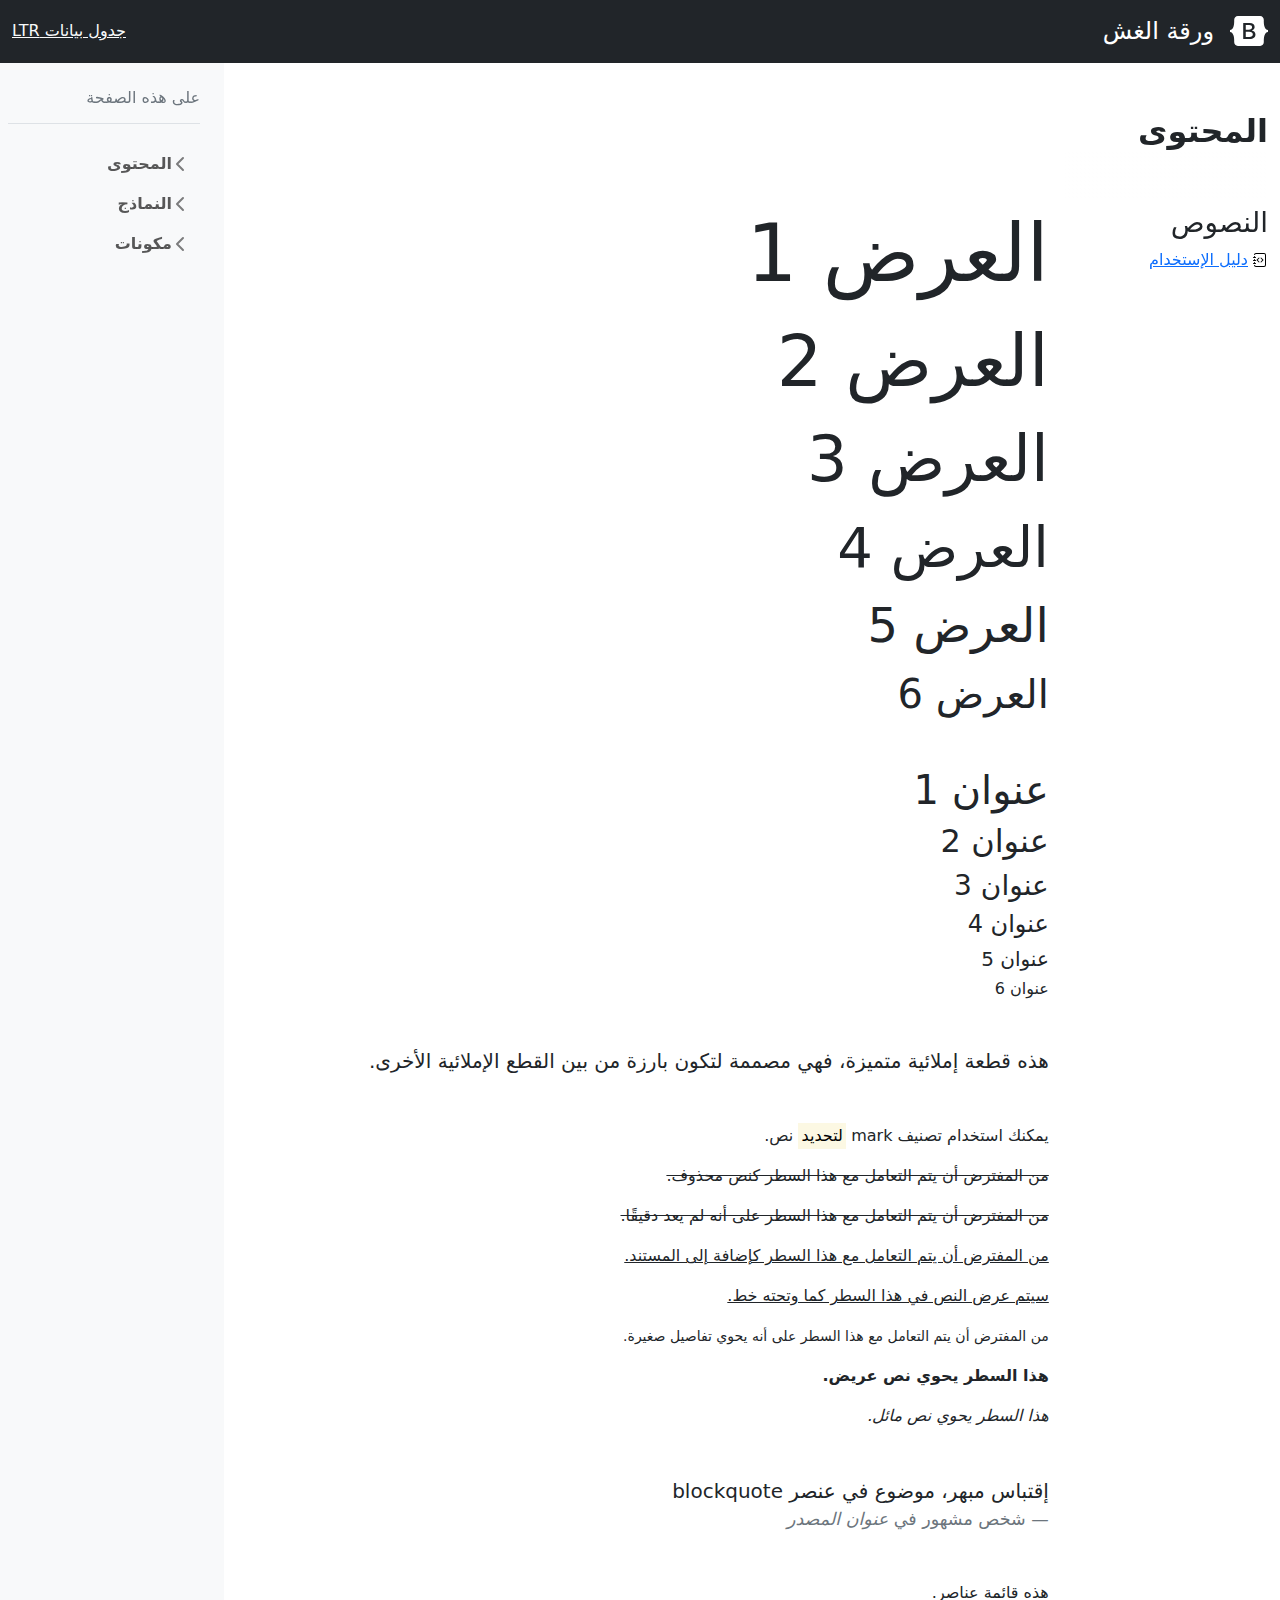
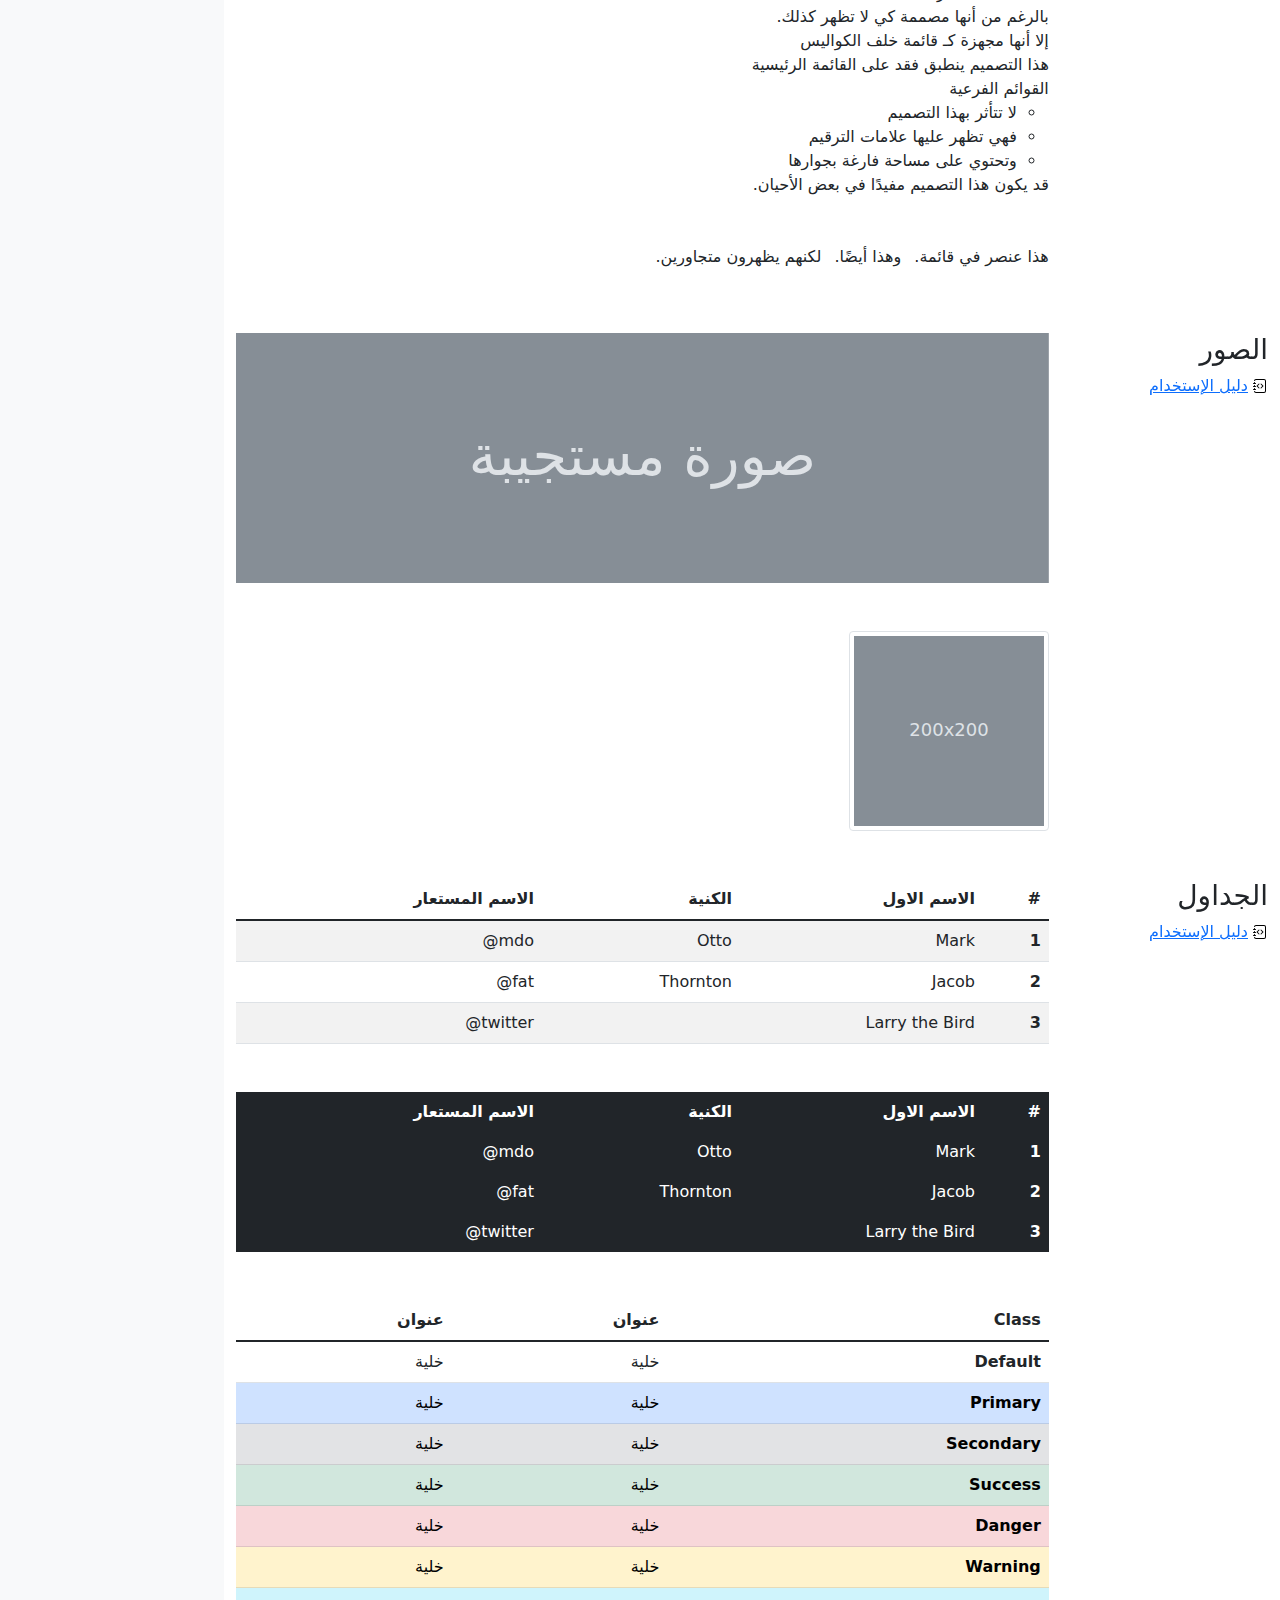
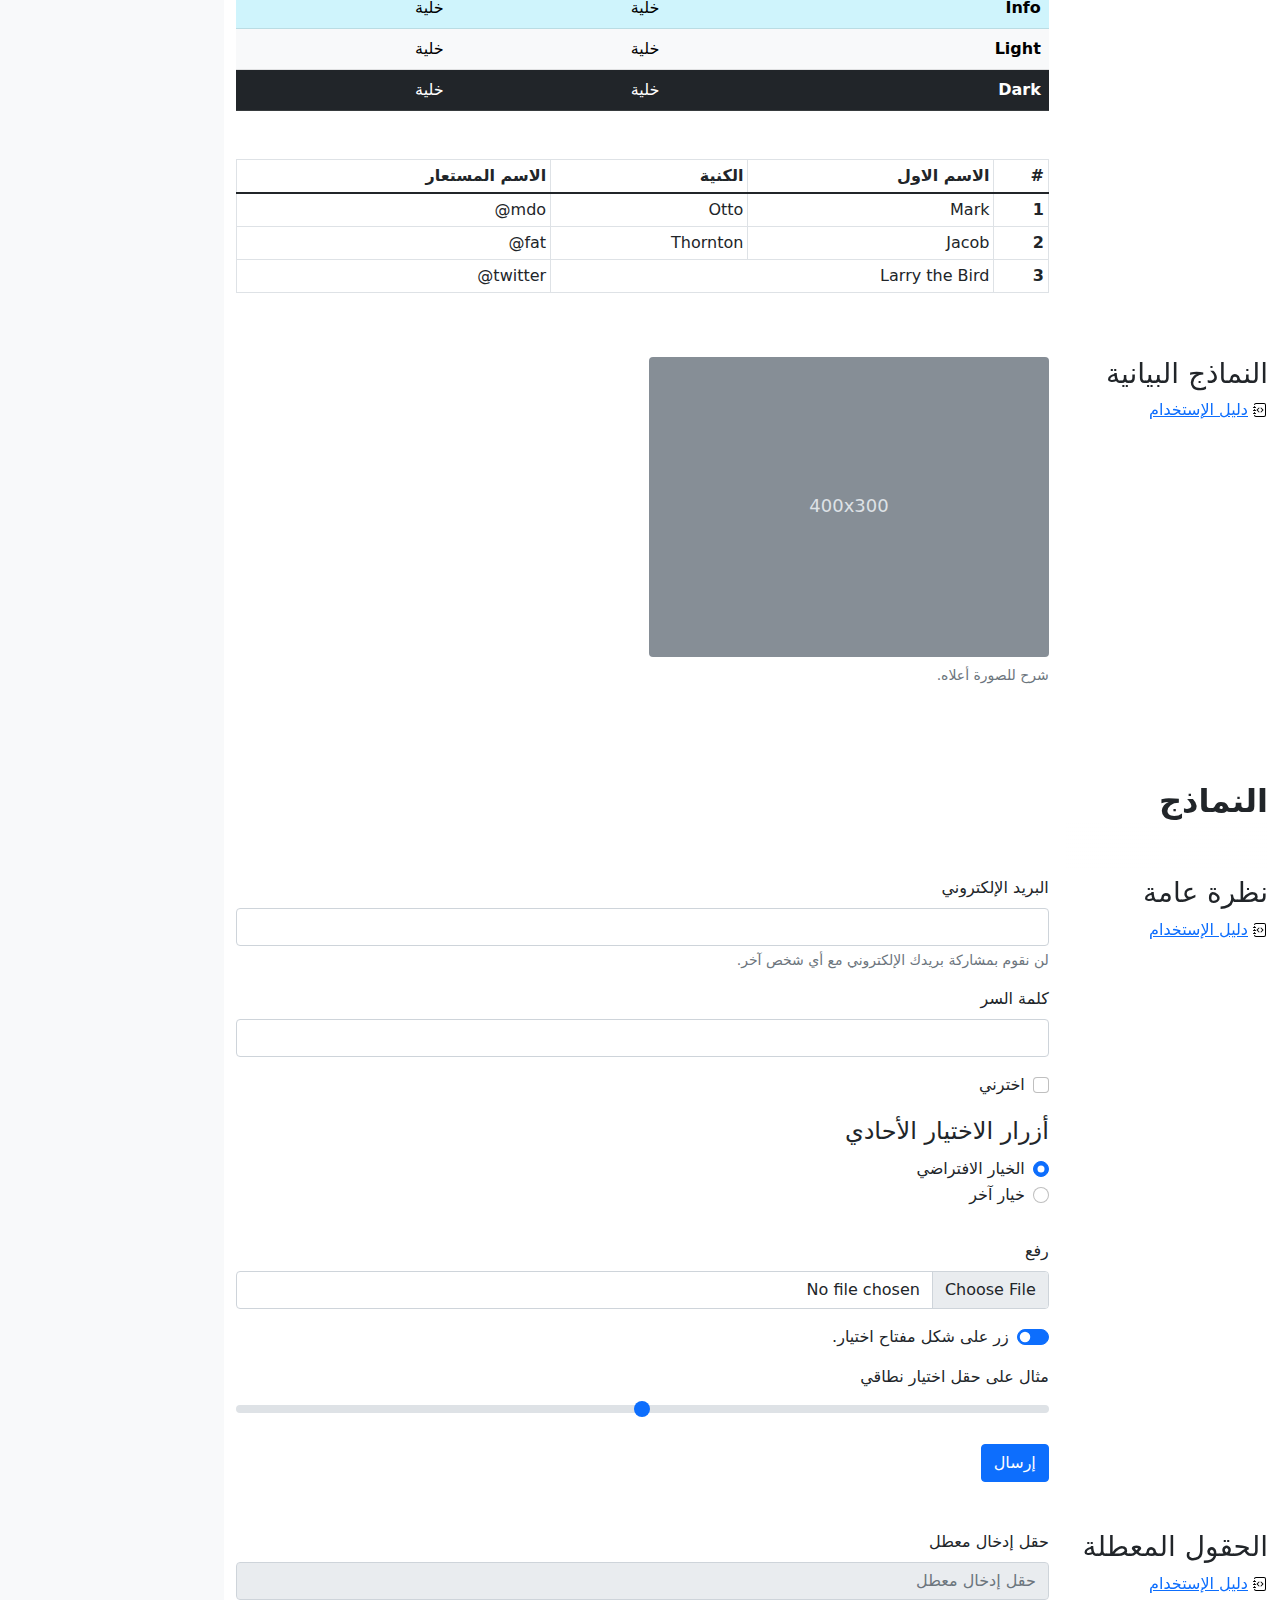
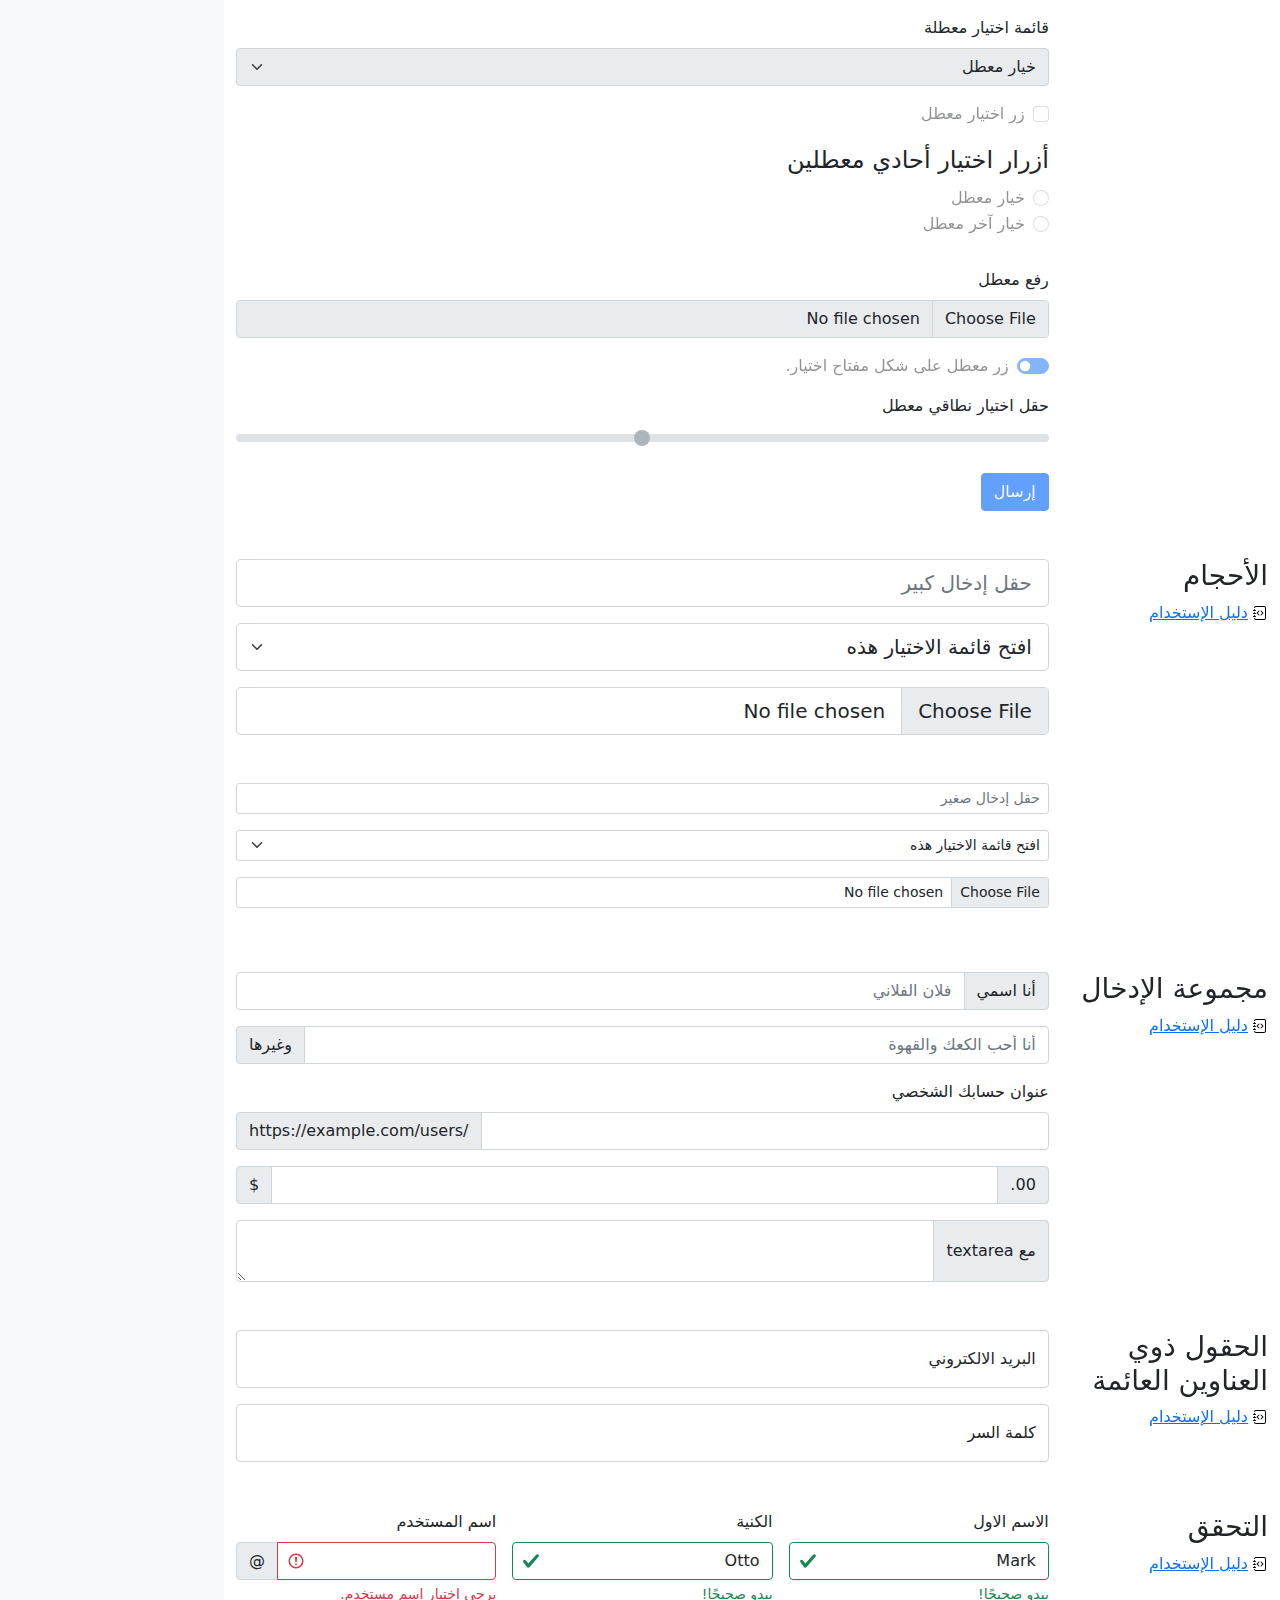
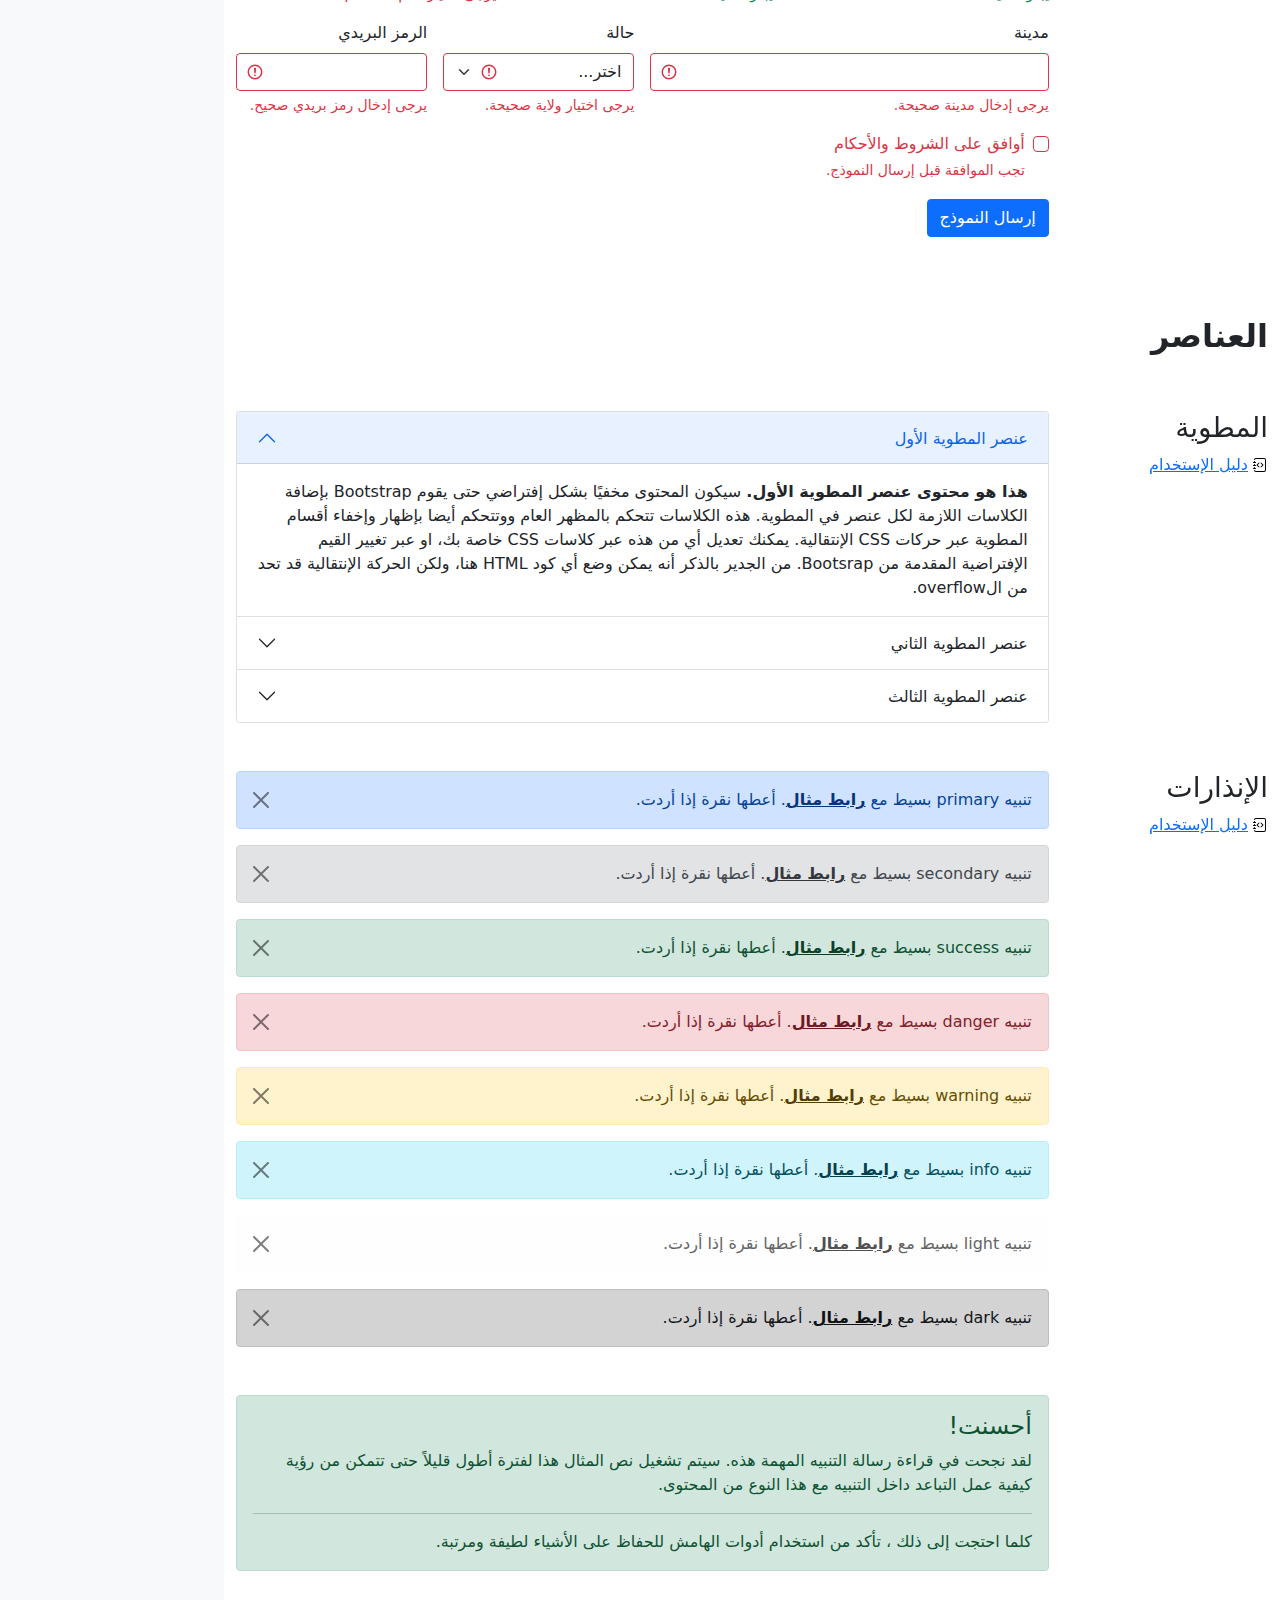
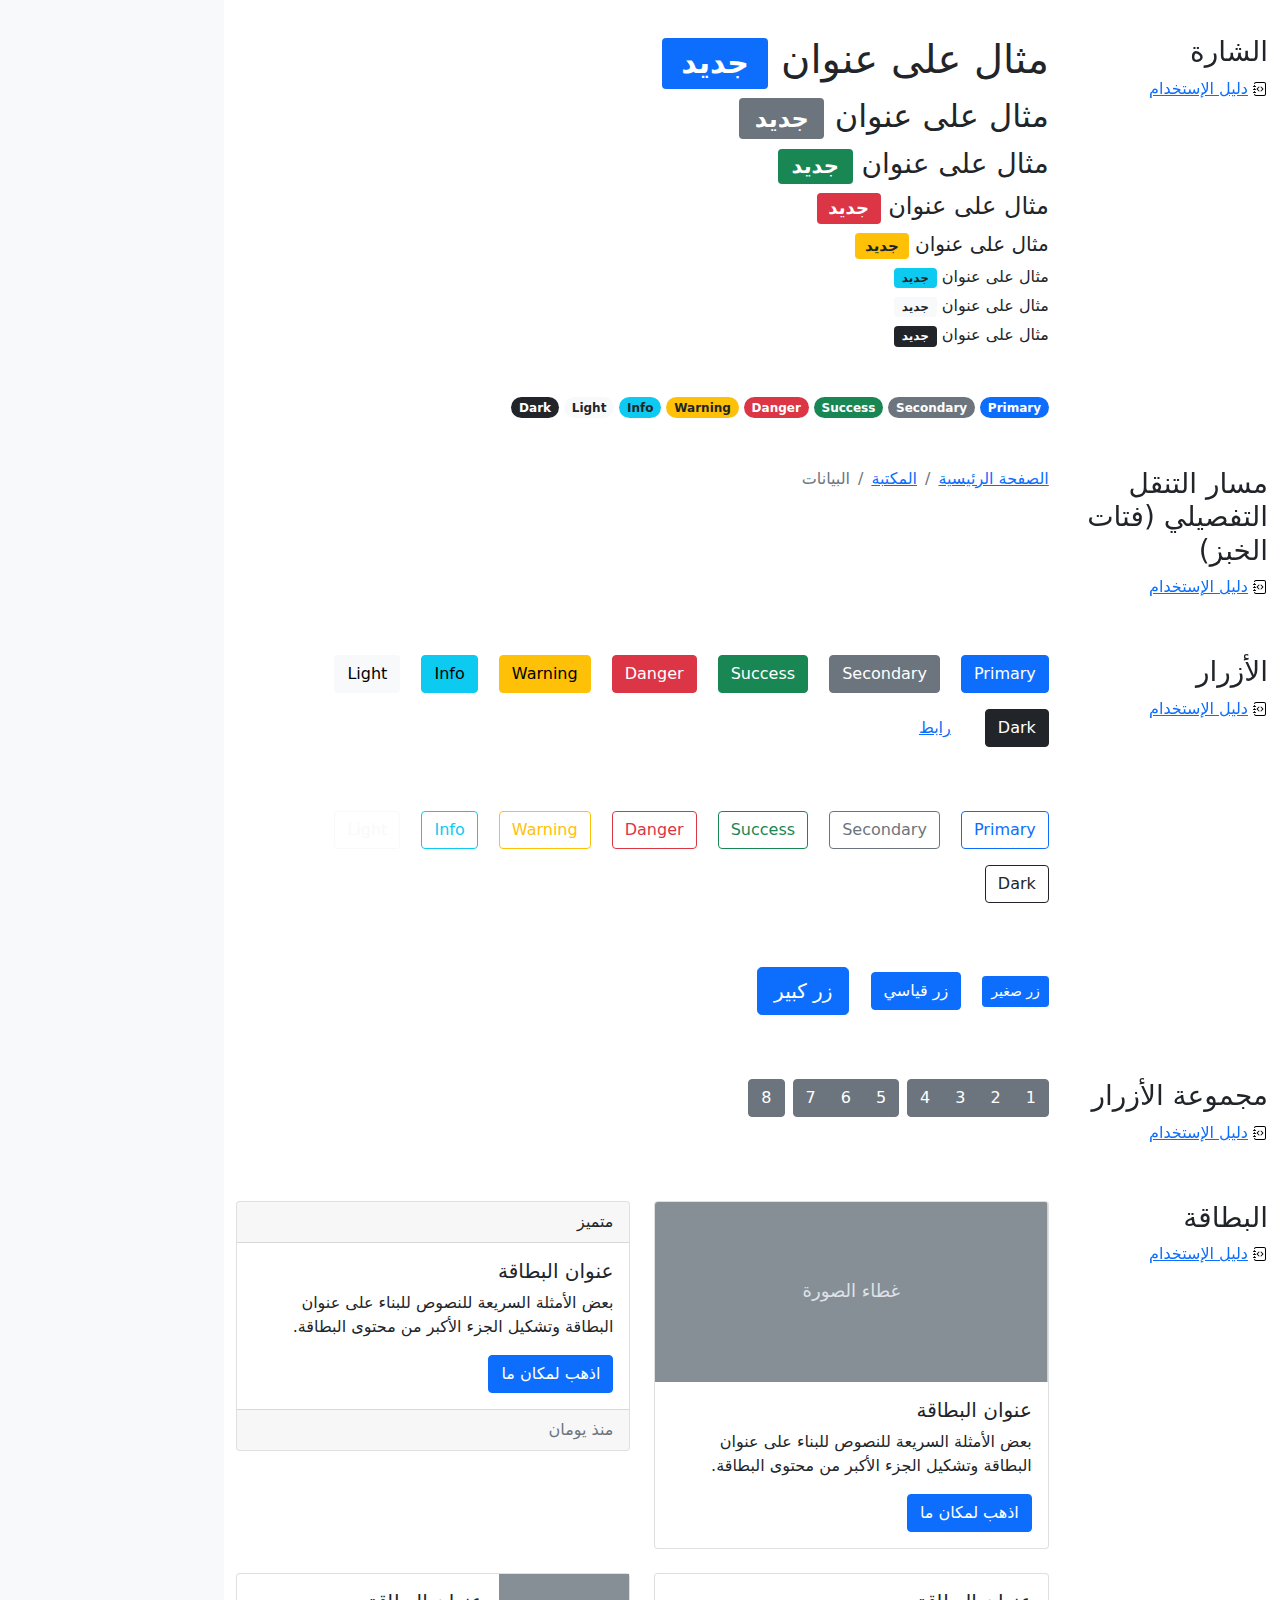
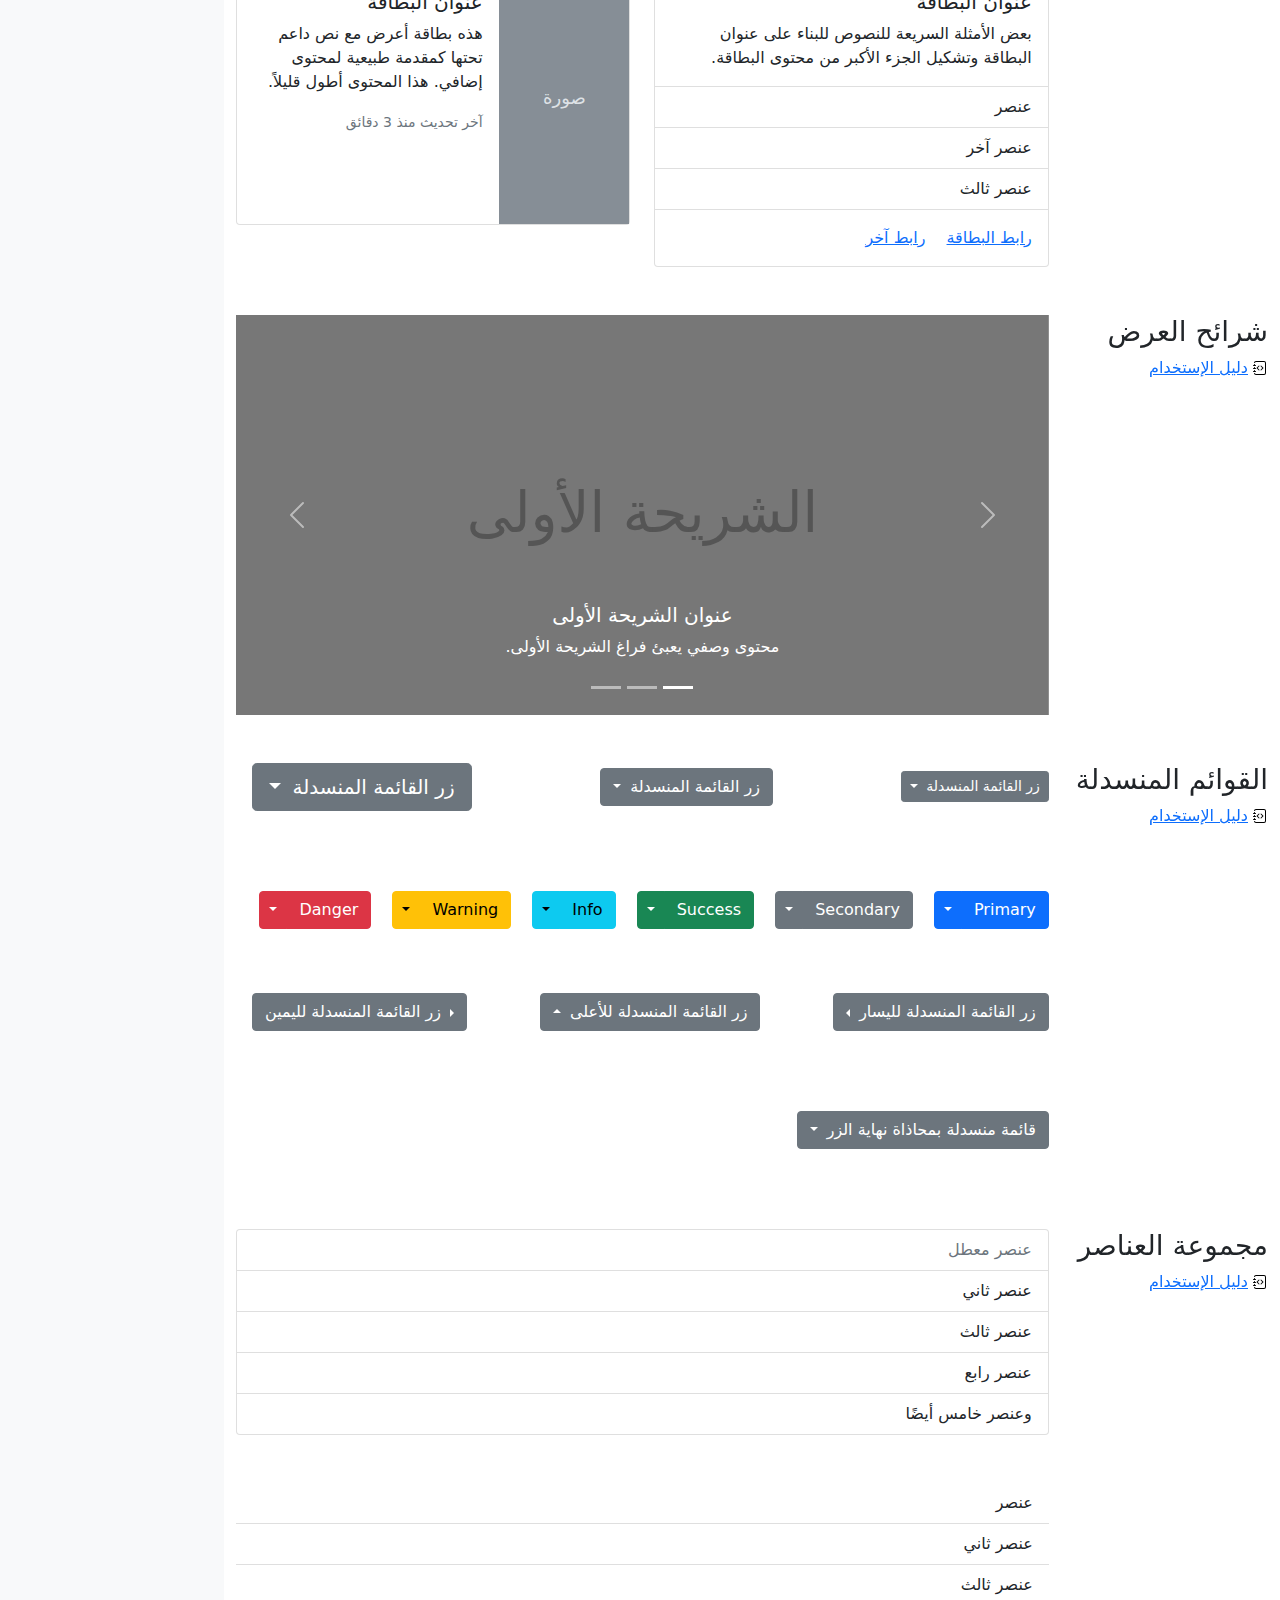
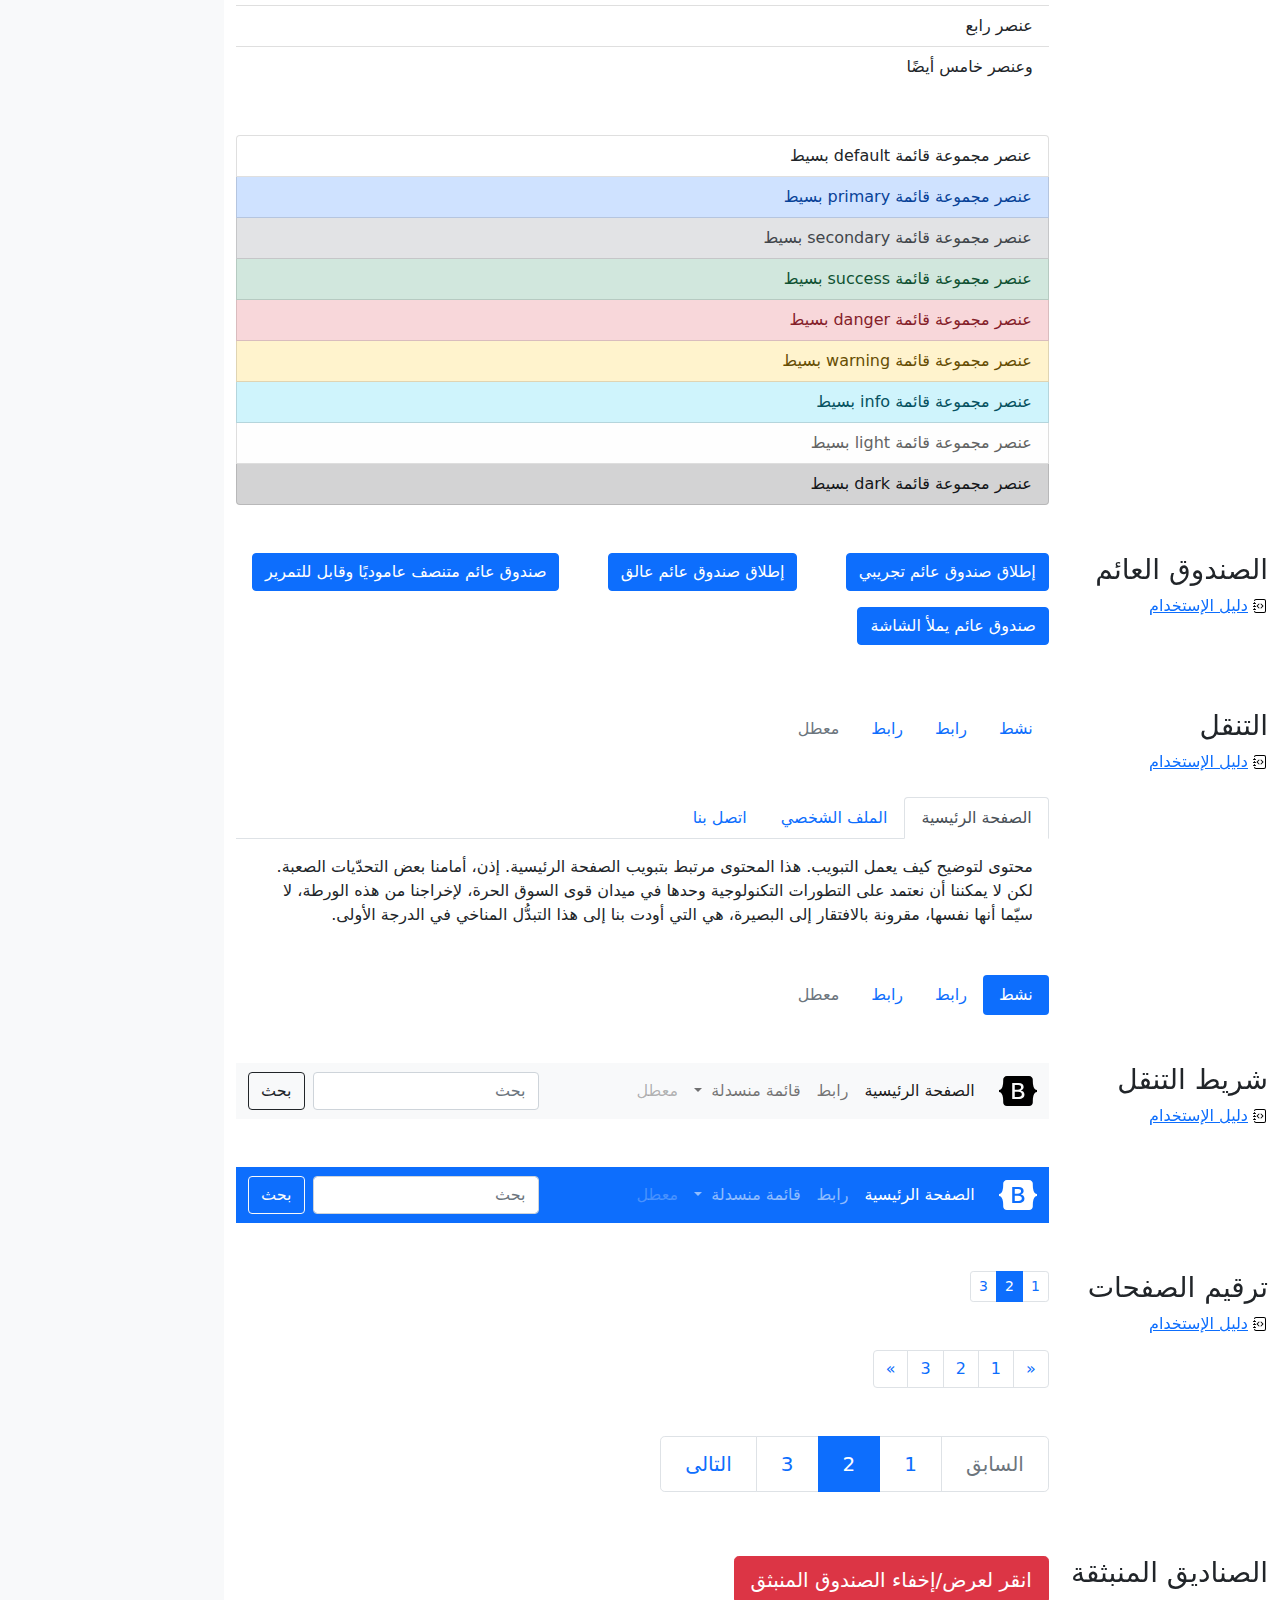
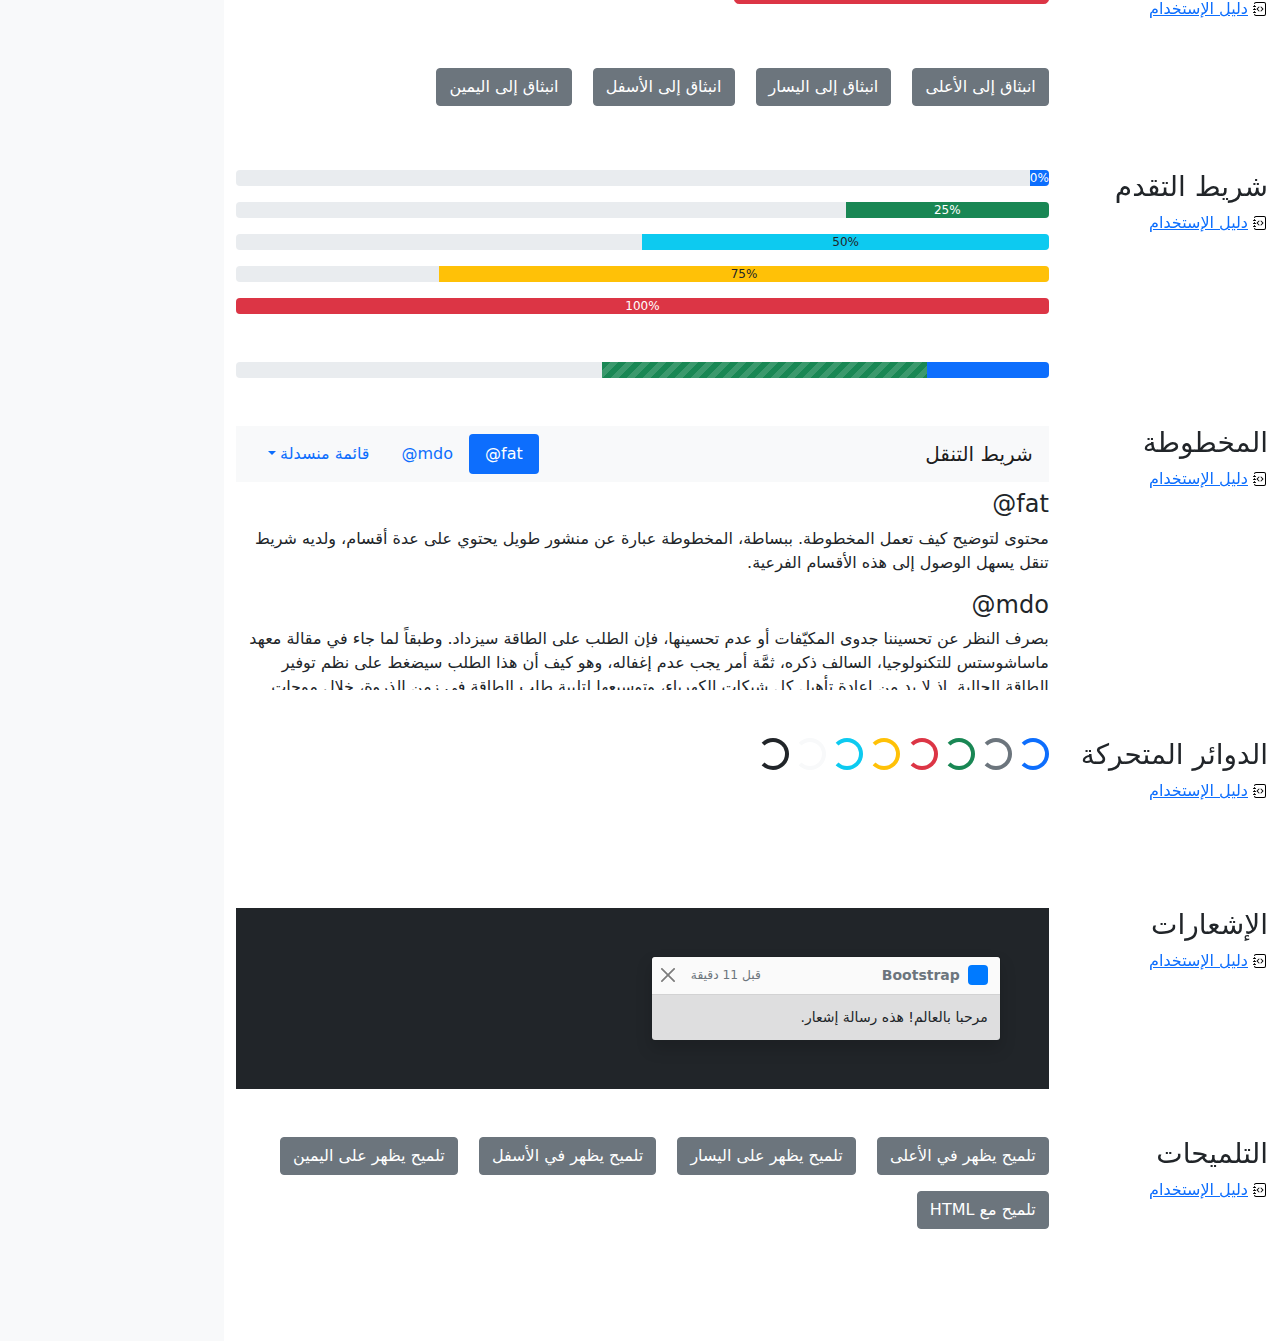
<file: bootstrap-5.1.3-examples/cheatsheet-rtl/index.html>
<!doctype html>
<html lang="ar" dir="rtl">
  <head>
    <meta charset="utf-8">
    <meta name="viewport" content="width=device-width, initial-scale=1">
    <meta name="description" content="">
    <meta name="author" content="Mark Otto, Jacob Thornton, and Bootstrap contributors">
    <meta name="generator" content="Hugo 0.88.1">
    <title>ورقة الغش · Bootstrap v5.1</title>

    <link rel="canonical" href="https://getbootstrap.com/docs/5.1/examples/cheatsheet-rtl/">

    

    <!-- Bootstrap core CSS -->
<link href="../assets/dist/css/bootstrap.rtl.min.css" rel="stylesheet">

    <style>
      .bd-placeholder-img {
        font-size: 1.125rem;
        text-anchor: middle;
        -webkit-user-select: none;
        -moz-user-select: none;
        user-select: none;
      }

      @media (min-width: 768px) {
        .bd-placeholder-img-lg {
          font-size: 3.5rem;
        }
      }
    </style>

    
    <!-- Custom styles for this template -->
    <link href="../cheatsheet/cheatsheet.rtl.css" rel="stylesheet">
  </head>
  <body class="bg-light">
    
<header class="bd-header bg-dark py-3 d-flex align-items-stretch border-bottom border-dark">
  <div class="container-fluid d-flex align-items-center">
    <h1 class="d-flex align-items-center fs-4 text-white mb-0">
      <img src="../assets/brand/bootstrap-logo-white.svg" width="38" height="30" class="me-3" alt="Bootstrap">
      ورقة الغش
    </h1>
    <a href="../examples/cheatsheet/" class="ms-auto link-light" hreflang="en">جدول بيانات LTR</a>
  </div>
</header>
<aside class="bd-aside sticky-xl-top text-muted align-self-start mb-3 mb-xl-5 px-2">
  <h2 class="h6 pt-4 pb-3 mb-4 border-bottom">على هذه الصفحة</h2>
  <nav class="small" id="toc">
    <ul class="list-unstyled">
      <li class="my-2">
        <button class="btn d-inline-flex align-items-center collapsed" data-bs-toggle="collapse" aria-expanded="false" data-bs-target="#contents-collapse" aria-controls="contents-collapse">المحتوى</button>
        <ul class="list-unstyled ps-3 collapse" id="contents-collapse">
          <li><a class="d-inline-flex align-items-center rounded" href="#typography">النصوص</a></li>
          <li><a class="d-inline-flex align-items-center rounded" href="#images">الصور</a></li>
          <li><a class="d-inline-flex align-items-center rounded" href="#tables">الجداول</a></li>
          <li><a class="d-inline-flex align-items-center rounded" href="#figures">النماذج البيانية</a></li>
        </ul>
      </li>
      <li class="my-2">
        <button class="btn d-inline-flex align-items-center collapsed" data-bs-toggle="collapse" aria-expanded="false" data-bs-target="#forms-collapse" aria-controls="forms-collapse">النماذج</button>
        <ul class="list-unstyled ps-3 collapse" id="forms-collapse">
          <li><a class="d-inline-flex align-items-center rounded" href="#overview">نظرة عامة</a></li>
          <li><a class="d-inline-flex align-items-center rounded" href="#disabled-forms">الحقول المعطلة</a></li>
          <li><a class="d-inline-flex align-items-center rounded" href="#sizing">الأحجام</a></li>
          <li><a class="d-inline-flex align-items-center rounded" href="#input-group">مجموعة الإدخال</a></li>
          <li><a class="d-inline-flex align-items-center rounded" href="#floating-labels">الحقول ذوي العناوين العائمة</a></li>
          <li><a class="d-inline-flex align-items-center rounded" href="#validation">التحقق</a></li>
        </ul>
      </li>
      <li class="my-2">
        <button class="btn d-inline-flex align-items-center collapsed" data-bs-toggle="collapse" aria-expanded="false" data-bs-target="#components-collapse" aria-controls="components-collapse">مكونات</button>
        <ul class="list-unstyled ps-3 collapse" id="components-collapse">
          <li><a class="d-inline-flex align-items-center rounded" href="#accordion">المطوية</a></li>
          <li><a class="d-inline-flex align-items-center rounded" href="#alerts">الإنذارات</a></li>
          <li><a class="d-inline-flex align-items-center rounded" href="#badge">الشارة</a></li>
          <li><a class="d-inline-flex align-items-center rounded" href="#breadcrumb">مسار التنقل التفصيلي</a></li>
          <li><a class="d-inline-flex align-items-center rounded" href="#buttons">الأزرار</a></li>
          <li><a class="d-inline-flex align-items-center rounded" href="#button-group">مجموعة الأزرار</a></li>
          <li><a class="d-inline-flex align-items-center rounded" href="#card">البطاقة</a></li>
          <li><a class="d-inline-flex align-items-center rounded" href="#carousel">شرائح العرض</a></li>
          <li><a class="d-inline-flex align-items-center rounded" href="#dropdowns">القوائم المنسدلة</a></li>
          <li><a class="d-inline-flex align-items-center rounded" href="#list-group">مجموعة العناصر</a></li>
          <li><a class="d-inline-flex align-items-center rounded" href="#modal">الصندوق العائم</a></li>
          <li><a class="d-inline-flex align-items-center rounded" href="#navs">التنقل</a></li>
          <li><a class="d-inline-flex align-items-center rounded" href="#navbar">شريط التنقل</a></li>
          <li><a class="d-inline-flex align-items-center rounded" href="#pagination">ترقيم الصفحات</a></li>
          <li><a class="d-inline-flex align-items-center rounded" href="#popovers">الصناديق المنبثقة</a></li>
          <li><a class="d-inline-flex align-items-center rounded" href="#progress">شريط التقدم</a></li>
          <li><a class="d-inline-flex align-items-center rounded" href="#scrollspy">المخطوطة</a></li>
          <li><a class="d-inline-flex align-items-center rounded" href="#spinners">الدوائر المتحركة</a></li>
          <li><a class="d-inline-flex align-items-center rounded" href="#toasts">الإشعارات</a></li>
          <li><a class="d-inline-flex align-items-center rounded" href="#tooltips">التلميحات</a></li>
        </ul>
      </li>
    </ul>
  </nav>
</aside>
<div class="bd-cheatsheet container-fluid bg-body">
  <section id="content">
    <h2 class="sticky-xl-top fw-bold pt-3 pt-xl-5 pb-2 pb-xl-3">المحتوى</h2>

    <article class="my-3" id="typography">
      <div class="bd-heading sticky-xl-top align-self-start mt-5 mb-3 mt-xl-0 mb-xl-2">
        <h3>النصوص</h3>
        <a class="d-flex align-items-center" hreflang="en" href="../content/typography/">دليل الإستخدام</a>
      </div>

      <div>
        <div class="bd-example">
        <p class="display-1">العرض 1</p>
        <p class="display-2">العرض 2</p>
        <p class="display-3">العرض 3</p>
        <p class="display-4">العرض 4</p>
        <p class="display-5">العرض 5</p>
        <p class="display-6">العرض 6</p>
        </div>

        <div class="bd-example">
        <p class="h1">عنوان 1</p>
        <p class="h2">عنوان 2</p>
        <p class="h3">عنوان 3</p>
        <p class="h4">عنوان 4</p>
        <p class="h5">عنوان 5</p>
        <p class="h6">عنوان 6</p>
        </div>

        <div class="bd-example">
        <p class="lead">
          هذه قطعة إملائية متميزة، فهي مصممة لتكون بارزة من بين القطع الإملائية الأخرى.
        </p>
        </div>

        <div class="bd-example">
        <p>يمكنك استخدام تصنيف mark <mark>لتحديد</mark> نص.</p>
        <p><del>من المفترض أن يتم التعامل مع هذا السطر كنص محذوف.</del></p>
        <p><s>من المفترض أن يتم التعامل مع هذا السطر على أنه لم يعد دقيقًا.</s></p>
        <p><ins>من المفترض أن يتم التعامل مع هذا السطر كإضافة إلى المستند.</ins></p>
        <p><u>سيتم عرض النص في هذا السطر كما وتحته خط.</u></p>
        <p><small>من المفترض أن يتم التعامل مع هذا السطر على أنه يحوي تفاصيل صغيرة.</small></p>
        <p><strong>هذا السطر يحوي نص عريض.</strong></p>
        <p><em>هذا السطر يحوي نص مائل.</em></p>
        </div>

        <div class="bd-example">
        <blockquote class="blockquote">
          <p>إقتباس مبهر، موضوع في عنصر blockquote</p>
          <footer class="blockquote-footer">شخص مشهور في <cite title= "عنوان المصدر"> عنوان المصدر </cite></footer>
        </blockquote>
        </div>

        <div class="bd-example">
        <ul class="list-unstyled">
          <li>هذه قائمة عناصر.</li>
          <li>بالرغم من أنها مصممة كي لا تظهر كذلك.</li>
          <li>إلا أنها مجهزة كـ قائمة خلف الكواليس</li>
          <li>هذا التصميم ينطبق فقد على القائمة الرئيسية</li>
          <li>القوائم الفرعية
            <ul>
              <li>لا تتأثر بهذا التصميم</li>
              <li>فهي تظهر عليها علامات الترقيم</li>
              <li>وتحتوي على مساحة فارغة بجوارها</li>
            </ul>
          </li>
          <li>قد يكون هذا التصميم مفيدًا في بعض الأحيان.</li>
        </ul>
        </div>

        <div class="bd-example">
        <ul class="list-inline">
          <li class="list-inline-item">هذا عنصر في قائمة.</li>
          <li class="list-inline-item">وهذا أيضًا.</li>
          <li class="list-inline-item">لكنهم يظهرون متجاورين.</li>
        </ul>
        </div>
      </div>
    </article>
    <article class="my-3" id="images">
      <div class="bd-heading sticky-xl-top align-self-start mt-5 mb-3 mt-xl-0 mb-xl-2">
        <h3>الصور</h3>
        <a class="d-flex align-items-center" hreflang="en" href="../content/images/">دليل الإستخدام</a>
      </div>

      <div>
        <div class="bd-example">
        <svg class="bd-placeholder-img bd-placeholder-img-lg img-fluid" width="100%" height="250" xmlns="http://www.w3.org/2000/svg" role="img" aria-label="Placeholder: صورة مستجيبة" preserveAspectRatio="xMidYMid slice" focusable="false"><title>Placeholder</title><rect width="100%" height="100%" fill="#868e96"/><text x="50%" y="50%" fill="#dee2e6" dy=".3em">صورة مستجيبة</text></svg>

        </div>

        <div class="bd-example">
        <svg class="bd-placeholder-img img-thumbnail" width="200" height="200" xmlns="http://www.w3.org/2000/svg" role="img" aria-label="صورة عنصر نائب مربع عام مع حدود بيضاء حولها ، مما يجعلها تشبه صورة تم التقاطها بكاميرا فورية قديمة: 200x200" preserveAspectRatio="xMidYMid slice" focusable="false"><title>صورة عنصر نائب مربع عام مع حدود بيضاء حولها ، مما يجعلها تشبه صورة تم التقاطها بكاميرا فورية قديمة</title><rect width="100%" height="100%" fill="#868e96"/><text x="50%" y="50%" fill="#dee2e6" dy=".3em">200x200</text></svg>

        </div>
      </div>
    </article>
    <article class="my-3" id="tables">
      <div class="bd-heading sticky-xl-top align-self-start mt-5 mb-3 mt-xl-0 mb-xl-2">
        <h3>الجداول</h3>
        <a class="d-flex align-items-center" hreflang="en" href="../content/tables/">دليل الإستخدام</a>
      </div>

      <div>
        <div class="bd-example">
        <table class="table table-striped">
          <thead>
          <tr>
            <th scope="col">#</th>
            <th scope="col">الاسم الاول</th>
            <th scope="col">الكنية</th>
            <th scope="col">الاسم المستعار</th>
          </tr>
          </thead>
          <tbody>
          <tr>
            <th scope="row">1</th>
            <td>Mark</td>
            <td>Otto</td>
            <td><bdo lang="en" dir="ltr">@mdo</bdo></td>
          </tr>
          <tr>
            <th scope="row">2</th>
            <td>Jacob</td>
            <td>Thornton</td>
            <td><bdo lang="en" dir="ltr">@fat</bdo></td>
          </tr>
          <tr>
            <th scope="row">3</th>
            <td colspan="2">Larry the Bird</td>
            <td><bdo lang="en" dir="ltr">@twitter</bdo></td>
          </tr>
          </tbody>
        </table>
        </div>

        <div class="bd-example">
        <table class="table table-dark table-borderless">
          <thead>
          <tr>
            <th scope="col">#</th>
            <th scope="col">الاسم الاول</th>
            <th scope="col">الكنية</th>
            <th scope="col">الاسم المستعار</th>
          </tr>
          </thead>
          <tbody>
          <tr>
            <th scope="row">1</th>
            <td>Mark</td>
            <td>Otto</td>
            <td><bdo lang="en" dir="ltr">@mdo</bdo></td>
          </tr>
          <tr>
            <th scope="row">2</th>
            <td>Jacob</td>
            <td>Thornton</td>
            <td><bdo lang="en" dir="ltr">@fat</bdo></td>
          </tr>
          <tr>
            <th scope="row">3</th>
            <td colspan="2">Larry the Bird</td>
            <td><bdo lang="en" dir="ltr">@twitter</bdo></td>
          </tr>
          </tbody>
        </table>
        </div>

        <div class="bd-example">
        <table class="table table-hover">
          <thead>
          <tr>
            <th scope="col">Class</th>
            <th scope="col">عنوان</th>
            <th scope="col">عنوان</th>
          </tr>
          </thead>
          <tbody>
          <tr>
            <th scope="row">Default</th>
            <td>خلية</td>
            <td>خلية</td>
          </tr>
          
          <tr class="table-primary">
            <th scope="row">Primary</th>
            <td>خلية</td>
            <td>خلية</td>
          </tr>
          <tr class="table-secondary">
            <th scope="row">Secondary</th>
            <td>خلية</td>
            <td>خلية</td>
          </tr>
          <tr class="table-success">
            <th scope="row">Success</th>
            <td>خلية</td>
            <td>خلية</td>
          </tr>
          <tr class="table-danger">
            <th scope="row">Danger</th>
            <td>خلية</td>
            <td>خلية</td>
          </tr>
          <tr class="table-warning">
            <th scope="row">Warning</th>
            <td>خلية</td>
            <td>خلية</td>
          </tr>
          <tr class="table-info">
            <th scope="row">Info</th>
            <td>خلية</td>
            <td>خلية</td>
          </tr>
          <tr class="table-light">
            <th scope="row">Light</th>
            <td>خلية</td>
            <td>خلية</td>
          </tr>
          <tr class="table-dark">
            <th scope="row">Dark</th>
            <td>خلية</td>
            <td>خلية</td>
          </tr>
          </tbody>
        </table>
        </div>

        <div class="bd-example">
        <table class="table table-sm table-bordered">
          <thead>
          <tr>
            <th scope="col">#</th>
            <th scope="col">الاسم الاول</th>
            <th scope="col">الكنية</th>
            <th scope="col">الاسم المستعار</th>
          </tr>
          </thead>
          <tbody>
          <tr>
            <th scope="row">1</th>
            <td>Mark</td>
            <td>Otto</td>
            <td><bdo lang="en" dir="ltr">@mdo</bdo></td>
          </tr>
          <tr>
            <th scope="row">2</th>
            <td>Jacob</td>
            <td>Thornton</td>
            <td><bdo lang="en" dir="ltr">@fat</bdo></td>
          </tr>
          <tr>
            <th scope="row">3</th>
            <td colspan="2">Larry the Bird</td>
            <td><bdo lang="en" dir="ltr">@twitter</bdo></td>
          </tr>
          </tbody>
        </table>
        </div>
      </div>
    </article>
    <article class="my-3" id="figures">
      <div class="bd-heading sticky-xl-top align-self-start mt-5 mb-3 mt-xl-0 mb-xl-2">
        <h3>النماذج البيانية</h3>
        <a class="d-flex align-items-center" hreflang="en" href="../content/figures/">دليل الإستخدام</a>
      </div>

      <div>
        <div class="bd-example">
        <figure class="figure">
          <svg class="bd-placeholder-img figure-img img-fluid rounded" width="400" height="300" xmlns="http://www.w3.org/2000/svg" role="img" aria-label="Placeholder: 400x300" preserveAspectRatio="xMidYMid slice" focusable="false"><title>Placeholder</title><rect width="100%" height="100%" fill="#868e96"/><text x="50%" y="50%" fill="#dee2e6" dy=".3em">400x300</text></svg>

          <figcaption class="figure-caption">شرح للصورة أعلاه.</figcaption>
        </figure>
        </div>
      </div>
    </article>
  </section>

  <section id="forms">
    <h2 class="sticky-xl-top fw-bold pt-3 pt-xl-5 pb-2 pb-xl-3">النماذج</h2>

    <article class="my-3" id="overview">
      <div class="bd-heading sticky-xl-top align-self-start mt-5 mb-3 mt-xl-0 mb-xl-2">
        <h3>نظرة عامة</h3>
        <a class="d-flex align-items-center" hreflang="en" href="../forms/overview/">دليل الإستخدام</a>
      </div>

      <div>
        <div class="bd-example">
        <form>
          <div class="mb-3">
            <label for="exampleInputEmail1" class="form-label">البريد الإلكتروني</label>
            <input type="email" class="form-control" id="exampleInputEmail1" aria-describedby="emailHelp">
            <div id="emailHelp" class="form-text">لن نقوم بمشاركة بريدك الإلكتروني مع أي شخص آخر.</div>
          </div>
          <div class="mb-3">
            <label for="exampleInputPassword1" class="form-label">كلمة السر</label>
            <input type="password" class="form-control" id="exampleInputPassword1">
          </div>
          <div class="mb-3 form-check">
            <input type="checkbox" class="form-check-input" id="exampleCheck1">
            <label class="form-check-label" for="exampleCheck1">اخترني</label>
          </div>
          <fieldset class="mb-3">
            <legend>أزرار الاختيار الأحادي</legend>
            <div class="form-check">
              <input type="radio" name="radios" class="form-check-input" id="exampleRadio1" checked>
              <label class="form-check-label" for="exampleRadio1">الخيار الافتراضي</label>
            </div>
            <div class="mb-3 form-check">
              <input type="radio" name="radios" class="form-check-input" id="exampleRadio2">
              <label class="form-check-label" for="exampleRadio2">خيار آخر</label>
            </div>
          </fieldset>
          <div class="mb-3">
            <label class="form-label" for="customFile">رفع</label>
            <input type="file" class="form-control" id="customFile">
          </div>
          <div class="mb-3 form-check form-switch">
            <input class="form-check-input" type="checkbox" role="switch" id="flexSwitchCheckChecked" checked>
            <label class="form-check-label" for="flexSwitchCheckChecked">زر على شكل مفتاح اختيار.</label>
          </div>
          <div class="mb-3">
            <label for="customRange3" class="form-label">مثال على حقل اختيار نطاقي</label>
            <input type="range" class="form-range" min="0" max="5" step="0.5" id="customRange3">
          </div>
          <button type="submit" class="btn btn-primary">إرسال</button>
        </form>
        </div>
      </div>
    </article>
    <article class="my-3" id="disabled-forms">
      <div class="bd-heading sticky-xl-top align-self-start mt-5 mb-3 mt-xl-0 mb-xl-2">
        <h3>الحقول المعطلة</h3>
        <a class="d-flex align-items-center" hreflang="en" href="../forms/overview/#disabled-forms">دليل الإستخدام</a>
      </div>

      <div>
        <div class="bd-example">
        <form>
          <fieldset disabled aria-label="مثال على مجموعة الحقول المعطلة">
            <div class="mb-3">
              <label for="disabledTextInput" class="form-label">حقل إدخال معطل</label>
              <input type="text" id="disabledTextInput" class="form-control" placeholder="حقل إدخال معطل">
            </div>
            <div class="mb-3">
              <label for="disabledSelect" class="form-label">قائمة اختيار معطلة</label>
              <select id="disabledSelect" class="form-select">
                <option>خيار معطل</option>
              </select>
            </div>
            <div class="mb-3">
              <div class="form-check">
                <input class="form-check-input" type="checkbox" id="disabledFieldsetCheck" disabled>
                <label class="form-check-label" for="disabledFieldsetCheck">
                  زر اختيار معطل
                </label>
              </div>
            </div>
            <fieldset class="mb-3">
              <legend>أزرار اختيار أحادي معطلين</legend>
              <div class="form-check">
                <input type="radio" name="radios" class="form-check-input" id="disabledRadio1" disabled>
                <label class="form-check-label" for="disabledRadio1">خيار معطل</label>
              </div>
              <div class="mb-3 form-check">
                <input type="radio" name="radios" class="form-check-input" id="disabledRadio2" disabled>
                <label class="form-check-label" for="disabledRadio2">خيار آخر معطل</label>
              </div>
            </fieldset>
            <div class="mb-3">
              <label class="form-label" for="disabledCustomFile">رفع معطل</label>
              <input type="file" class="form-control" id="disabledCustomFile" disabled>
            </div>
            <div class="mb-3 form-check form-switch">
              <input class="form-check-input" type="checkbox" role="switch" id="disabledSwitchCheckChecked" checked disabled>
              <label class="form-check-label" for="disabledSwitchCheckChecked">زر معطل على شكل مفتاح اختيار.</label>
            </div>
            <div class="mb-3">
              <label for="disabledRange" class="form-label">حقل اختيار نطاقي معطل</label>
              <input type="range" class="form-range" min="0" max="5" step="0.5" id="disabledRange">
            </div>
            <button type="submit" class="btn btn-primary">إرسال</button>
          </fieldset>
        </form>
        </div>
      </div>
    </article>
    <article class="my-3" id="sizing">
      <div class="bd-heading sticky-xl-top align-self-start mt-5 mb-3 mt-xl-0 mb-xl-2">
        <h3>الأحجام</h3>
        <a class="d-flex align-items-center" hreflang="en" href="../forms/form-control/#sizing">دليل الإستخدام</a>
      </div>

      <div>
        <div class="bd-example">
        <div class="mb-3">
          <input class="form-control form-control-lg" type="text" placeholder="حقل إدخال كبير" aria-label=".form-control-lg مثال">
        </div>
        <div class="mb-3">
          <select class="form-select form-select-lg mb-3" aria-label=".form-select-lg مثال">
            <option selected>افتح قائمة الاختيار هذه</option>
            <option value="1">واحد</option>
            <option value="2">اثنان</option>
            <option value="3">ثلاثة</option>
          </select>
        </div>
        <div class="mb-3">
          <input type="file" class="form-control form-control-lg" aria-label="مثال على إدخال ملف كبير">
        </div>
        </div>

        <div class="bd-example">
        <div class="mb-3">
          <input class="form-control form-control-sm" type="text" placeholder="حقل إدخال صغير" aria-label=".form-control-sm مثال">
        </div>
        <div class="mb-3">
          <select class="form-select form-select-sm" aria-label=".form-select-sm مثال">
            <option selected>افتح قائمة الاختيار هذه</option>
            <option value="1">واحد</option>
            <option value="2">اثنان</option>
            <option value="3">ثلاثة</option>
          </select>
        </div>
        <div class="mb-3">
          <input type="file" class="form-control form-control-sm" aria-label="مثال على إدخال ملف صغير">
        </div>
        </div>
      </div>
    </article>
    <article class="my-3" id="input-group">
      <div class="bd-heading sticky-xl-top align-self-start mt-5 mb-3 mt-xl-0 mb-xl-2">
        <h3>مجموعة الإدخال</h3>
        <a class="d-flex align-items-center" hreflang="en" href="../forms/input-group/">دليل الإستخدام</a>
      </div>

      <div>
        <div class="bd-example">
        <div class="input-group mb-3">
          <span class="input-group-text" id="basic-addon1">أنا اسمي</span>
          <input type="text" class="form-control" placeholder="فلان الفلاني" aria-label="الاسم" aria-describedby="basic-addon1">
        </div>
        <div class="input-group mb-3">
          <input type="text" class="form-control" placeholder="أنا أحب الكعك والقهوة" aria-label="الطعام المفضل" aria-describedby="basic-addon2">
          <span class="input-group-text" id="basic-addon2">وغيرها</span>
        </div>
        <label for="basic-url" class="form-label">عنوان حسابك الشخصي</label>
        <div class="input-group mb-3">
          <input type="text" class="form-control" id="basic-url" aria-describedby="basic-addon3">
          <span class="input-group-text" id="basic-addon3"><bdo lang="en" dir="ltr">https://example.com/users/</bdo></span>
        </div>
        <div class="input-group mb-3">
          <span class="input-group-text"><bdo lang="en" dir="ltr">.00</bdo></span>
          <input type="text" class="form-control" aria-label="المبلغ (لأقرب دولار)">
          <span class="input-group-text">$</span>
        </div>
        <div class="input-group">
          <span class="input-group-text">مع textarea</span>
          <textarea class="form-control" aria-label="مع textarea"></textarea>
        </div>
        </div>
      </div>
    </article>
    <article class="my-3" id="floating-labels">
      <div class="bd-heading sticky-xl-top align-self-start mt-5 mb-3 mt-xl-0 mb-xl-2">
        <h3>الحقول ذوي العناوين العائمة</h3>
        <a class="d-flex align-items-center" href="../forms/floating-labels/">دليل الإستخدام</a>
      </div>

      <div>
        <div class="bd-example">
        <form>
          <div class="form-floating mb-3">
            <input type="email" class="form-control" id="floatingInput" placeholder="name@example.com">
            <label for="floatingInput">البريد الالكتروني</label>
          </div>
          <div class="form-floating">
            <input type="password" class="form-control" id="floatingPassword" placeholder="كلمة السر">
            <label for="floatingPassword">كلمة السر</label>
          </div>
        </form>
        </div>
      </div>
    </article>
    <article class="my-3" id="validation">
      <div class="bd-heading sticky-xl-top align-self-start mt-5 mb-3 mt-xl-0 mb-xl-2">
        <h3>التحقق</h3>
        <a class="d-flex align-items-center" hreflang="en" href="../forms/validation/">دليل الإستخدام</a>
      </div>

      <div>
        <div class="bd-example">
        <form class="row g-3">
          <div class="col-md-4">
            <label for="validationServer01" class="form-label">الاسم الاول</label>
            <input type="text" class="form-control is-valid" id="validationServer01" value="Mark" required>
            <div class="valid-feedback">
              يبدو صحيحًا!
            </div>
          </div>
          <div class="col-md-4">
            <label for="validationServer02" class="form-label">الكنية</label>
            <input type="text" class="form-control is-valid" id="validationServer02" value="Otto" required>
            <div class="valid-feedback">
              يبدو صحيحًا!
            </div>
          </div>
          <div class="col-md-4">
            <label for="validationServerUsername" class="form-label">اسم المستخدم</label>
            <div class="input-group has-validation">
              <input type="text" class="form-control is-invalid" id="validationServerUsername" aria-describedby="inputGroupPrepend3" required>
              <span class="input-group-text" id="inputGroupPrepend3">@</span>
              <div class="invalid-feedback">
                يرجى اختيار اسم مستخدم.
              </div>
            </div>
          </div>
          <div class="col-md-6">
            <label for="validationServer03" class="form-label">مدينة</label>
            <input type="text" class="form-control is-invalid" id="validationServer03" required>
            <div class="invalid-feedback">
              يرجى إدخال مدينة صحيحة.
            </div>
          </div>
          <div class="col-md-3">
            <label for="validationServer04" class="form-label">حالة</label>
            <select class="form-select is-invalid" id="validationServer04" required>
              <option selected disabled value="">اختر...</option>
              <option>...</option>
            </select>
            <div class="invalid-feedback">
              يرجى اختيار ولاية صحيحة.
            </div>
          </div>
          <div class="col-md-3">
            <label for="validationServer05" class="form-label">الرمز البريدي</label>
            <input type="text" class="form-control is-invalid" id="validationServer05" required>
            <div class="invalid-feedback">
              يرجى إدخال رمز بريدي صحيح.
            </div>
          </div>
          <div class="col-12">
            <div class="form-check">
              <input class="form-check-input is-invalid" type="checkbox" value="" id="invalidCheck3" required>
              <label class="form-check-label" for="invalidCheck3">
                أوافق على الشروط والأحكام
              </label>
              <div class="invalid-feedback">
                تجب الموافقة قبل إرسال النموذج.
              </div>
            </div>
          </div>
          <div class="col-12">
            <button class="btn btn-primary" type="submit">إرسال النموذج</button>
          </div>
        </form>
        </div>
      </div>
    </article>
  </section>

  <section id="components">
    <h2 class="sticky-xl-top fw-bold pt-3 pt-xl-5 pb-2 pb-xl-3">العناصر</h2>

    <article class="my-3" id="accordion">
      <div class="bd-heading sticky-xl-top align-self-start mt-5 mb-3 mt-xl-0 mb-xl-2">
        <h3>المطوية</h3>
        <a class="d-flex align-items-center" hreflang="en" href="../components/accordion/">دليل الإستخدام</a>
      </div>

      <div>
        <div class="bd-example">
        <div class="accordion" id="accordionExample">
          <div class="accordion-item">
            <h4 class="accordion-header" id="headingOne">
              <button class="accordion-button" type="button" data-bs-toggle="collapse" data-bs-target="#collapseOne" aria-expanded="true" aria-controls="collapseOne">
                عنصر المطوية الأول
              </button>
            </h4>
            <div id="collapseOne" class="accordion-collapse collapse show" aria-labelledby="headingOne" data-bs-parent="#accordionExample">
              <div class="accordion-body">
                <strong>هذا هو محتوى عنصر المطوية الأول.</strong> سيكون المحتوى مخفيًا بشكل إفتراضي حتى يقوم Bootstrap بإضافة الكلاسات اللازمة لكل عنصر في المطوية. هذه الكلاسات تتحكم بالمظهر العام ووتتحكم أيضا بإظهار وإخفاء أقسام المطوية عبر حركات CSS الإنتقالية. يمكنك تعديل أي من هذه عبر كلاسات CSS خاصة بك، او عبر تغيير القيم الإفتراضية المقدمة من Bootsrap. من الجدير بالذكر أنه يمكن وضع أي كود HTML هنا، ولكن الحركة الإنتقالية قد تحد من الoverflow.
              </div>
            </div>
          </div>
          <div class="accordion-item">
            <h4 class="accordion-header" id="headingTwo">
              <button class="accordion-button collapsed" type="button" data-bs-toggle="collapse" data-bs-target="#collapseTwo" aria-expanded="false" aria-controls="collapseTwo">
                عنصر المطوية الثاني
              </button>
            </h4>
            <div id="collapseTwo" class="accordion-collapse collapse" aria-labelledby="headingTwo" data-bs-parent="#accordionExample">
              <div class="accordion-body">
                <strong>هذا هو محتوى عنصر المطوية الثاني.</strong> سيكون المحتوى مخفيًا بشكل إفتراضي حتى يقوم Bootstrap بإضافة الكلاسات اللازمة لكل عنصر في المطوية. هذه الكلاسات تتحكم بالمظهر العام ووتتحكم أيضا بإظهار وإخفاء أقسام المطوية عبر حركات CSS الإنتقالية. يمكنك تعديل أي من هذه عبر كلاسات CSS خاصة بك، او عبر تغيير القيم الإفتراضية المقدمة من Bootsrap. من الجدير بالذكر أنه يمكن وضع أي كود HTML هنا، ولكن الحركة الإنتقالية قد تحد من الoverflow.
              </div>
            </div>
          </div>
          <div class="accordion-item">
            <h4 class="accordion-header" id="headingThree">
              <button class="accordion-button collapsed" type="button" data-bs-toggle="collapse" data-bs-target="#collapseThree" aria-expanded="false" aria-controls="collapseThree">
                عنصر المطوية الثالث
              </button>
            </h4>
            <div id="collapseThree" class="accordion-collapse collapse" aria-labelledby="headingThree" data-bs-parent="#accordionExample">
              <div class="accordion-body">
                <strong>هذا هو محتوى عنصر المطوية الثالث.</strong> سيكون المحتوى مخفيًا بشكل إفتراضي حتى يقوم Bootstrap بإضافة الكلاسات اللازمة لكل عنصر في المطوية. هذه الكلاسات تتحكم بالمظهر العام ووتتحكم أيضا بإظهار وإخفاء أقسام المطوية عبر حركات CSS الإنتقالية. يمكنك تعديل أي من هذه عبر كلاسات CSS خاصة بك، او عبر تغيير القيم الإفتراضية المقدمة من Bootsrap. من الجدير بالذكر أنه يمكن وضع أي كود HTML هنا، ولكن الحركة الإنتقالية قد تحد من الoverflow.
              </div>
            </div>
          </div>
        </div>
        </div>
      </div>
    </article>
    <article class="my-3" id="alerts">
      <div class="bd-heading sticky-xl-top align-self-start mt-5 mb-3 mt-xl-0 mb-xl-2">
        <h3>الإنذارات</h3>
        <a class="d-flex align-items-center" hreflang="en" href="../components/alerts/">دليل الإستخدام</a>
      </div>

      <div>
        <div class="bd-example">
        
        <div class="alert alert-primary alert-dismissible fade show" role="alert">
          تنبيه primary بسيط مع <a href="#" class="alert-link">رابط مثال</a>. أعطها نقرة إذا أردت.
          <button type="button" class="btn-close" data-bs-dismiss="alert" aria-label="قريب"></button>
        </div>
        <div class="alert alert-secondary alert-dismissible fade show" role="alert">
          تنبيه secondary بسيط مع <a href="#" class="alert-link">رابط مثال</a>. أعطها نقرة إذا أردت.
          <button type="button" class="btn-close" data-bs-dismiss="alert" aria-label="قريب"></button>
        </div>
        <div class="alert alert-success alert-dismissible fade show" role="alert">
          تنبيه success بسيط مع <a href="#" class="alert-link">رابط مثال</a>. أعطها نقرة إذا أردت.
          <button type="button" class="btn-close" data-bs-dismiss="alert" aria-label="قريب"></button>
        </div>
        <div class="alert alert-danger alert-dismissible fade show" role="alert">
          تنبيه danger بسيط مع <a href="#" class="alert-link">رابط مثال</a>. أعطها نقرة إذا أردت.
          <button type="button" class="btn-close" data-bs-dismiss="alert" aria-label="قريب"></button>
        </div>
        <div class="alert alert-warning alert-dismissible fade show" role="alert">
          تنبيه warning بسيط مع <a href="#" class="alert-link">رابط مثال</a>. أعطها نقرة إذا أردت.
          <button type="button" class="btn-close" data-bs-dismiss="alert" aria-label="قريب"></button>
        </div>
        <div class="alert alert-info alert-dismissible fade show" role="alert">
          تنبيه info بسيط مع <a href="#" class="alert-link">رابط مثال</a>. أعطها نقرة إذا أردت.
          <button type="button" class="btn-close" data-bs-dismiss="alert" aria-label="قريب"></button>
        </div>
        <div class="alert alert-light alert-dismissible fade show" role="alert">
          تنبيه light بسيط مع <a href="#" class="alert-link">رابط مثال</a>. أعطها نقرة إذا أردت.
          <button type="button" class="btn-close" data-bs-dismiss="alert" aria-label="قريب"></button>
        </div>
        <div class="alert alert-dark alert-dismissible fade show" role="alert">
          تنبيه dark بسيط مع <a href="#" class="alert-link">رابط مثال</a>. أعطها نقرة إذا أردت.
          <button type="button" class="btn-close" data-bs-dismiss="alert" aria-label="قريب"></button>
        </div>
        </div>

        <div class="bd-example">
        <div class="alert alert-success" role="alert">
          <h4 class="alert-heading">أحسنت!</h4>
          <p>لقد نجحت في قراءة رسالة التنبيه المهمة هذه. سيتم تشغيل نص المثال هذا لفترة أطول قليلاً حتى تتمكن من رؤية كيفية عمل التباعد داخل التنبيه مع هذا النوع من المحتوى.</p>
          <hr>
          <p class="mb-0">كلما احتجت إلى ذلك ، تأكد من استخدام أدوات الهامش للحفاظ على الأشياء لطيفة ومرتبة.</p>
        </div>
        </div>
      </div>
    </article>
    <article class="my-3" id="badge">
      <div class="bd-heading sticky-xl-top align-self-start mt-5 mb-3 mt-xl-0 mb-xl-2">
        <h3>الشارة</h3>
        <a class="d-flex align-items-center" hreflang="en" href="../components/badge/">دليل الإستخدام</a>
      </div>

      <div>
        <div class="bd-example">
        <p class="h1">مثال على عنوان <span class="badge bg-primary">جديد</span></p>
        <p class="h2">مثال على عنوان <span class="badge bg-secondary">جديد</span></p>
        <p class="h3">مثال على عنوان <span class="badge bg-success">جديد</span></p>
        <p class="h4">مثال على عنوان <span class="badge bg-danger">جديد</span></p>
        <p class="h5">مثال على عنوان <span class="badge bg-warning text-dark">جديد</span></p>
        <p class="h6">مثال على عنوان <span class="badge bg-info text-dark">جديد</span></p>
        <p class="h6">مثال على عنوان <span class="badge bg-light text-dark">جديد</span></p>
        <p class="h6">مثال على عنوان <span class="badge bg-dark">جديد</span></p>
        </div>

        <div class="bd-example">
        
        <span class="badge rounded-pill bg-primary">Primary</span>
        <span class="badge rounded-pill bg-secondary">Secondary</span>
        <span class="badge rounded-pill bg-success">Success</span>
        <span class="badge rounded-pill bg-danger">Danger</span>
        <span class="badge rounded-pill bg-warning text-dark">Warning</span>
        <span class="badge rounded-pill bg-info text-dark">Info</span>
        <span class="badge rounded-pill bg-light text-dark">Light</span>
        <span class="badge rounded-pill bg-dark">Dark</span>
        </div>
      </div>
    </article>
    <article class="my-3" id="breadcrumb">
      <div class="bd-heading sticky-xl-top align-self-start mt-5 mb-3 mt-xl-0 mb-xl-2">
        <h3>مسار التنقل التفصيلي (فتات الخبز)</h3>
        <a class="d-flex align-items-center" hreflang="en" href="../components/breadcrumb/">دليل الإستخدام</a>
      </div>

      <div>
        <div class="bd-example">
        <nav aria-label="فتات الخبز">
          <ol class="breadcrumb">
            <li class="breadcrumb-item"><a href="#">الصفحة الرئيسية</a></li>
            <li class="breadcrumb-item"><a href="#">المكتبة</a></li>
            <li class="breadcrumb-item active" aria-current="page">البيانات</li>
          </ol>
        </nav>
        </div>
      </div>
    </article>
    <article class="my-3" id="buttons">
      <div class="bd-heading sticky-xl-top align-self-start mt-5 mb-3 mt-xl-0 mb-xl-2">
        <h3>الأزرار</h3>
        <a class="d-flex align-items-center" hreflang="en" href="../components/buttons/">دليل الإستخدام</a>
      </div>

      <div>
        <div class="bd-example">
        
        <button type="button" class="btn btn-primary">Primary</button>
        <button type="button" class="btn btn-secondary">Secondary</button>
        <button type="button" class="btn btn-success">Success</button>
        <button type="button" class="btn btn-danger">Danger</button>
        <button type="button" class="btn btn-warning">Warning</button>
        <button type="button" class="btn btn-info">Info</button>
        <button type="button" class="btn btn-light">Light</button>
        <button type="button" class="btn btn-dark">Dark</button>

        <button type="button" class="btn btn-link">رابط</button>
        </div>

        <div class="bd-example">
        
        <button type="button" class="btn btn-outline-primary">Primary</button>
        <button type="button" class="btn btn-outline-secondary">Secondary</button>
        <button type="button" class="btn btn-outline-success">Success</button>
        <button type="button" class="btn btn-outline-danger">Danger</button>
        <button type="button" class="btn btn-outline-warning">Warning</button>
        <button type="button" class="btn btn-outline-info">Info</button>
        <button type="button" class="btn btn-outline-light">Light</button>
        <button type="button" class="btn btn-outline-dark">Dark</button>
        </div>

        <div class="bd-example">
        <button type="button" class="btn btn-primary btn-sm">زر صغير</button>
        <button type="button" class="btn btn-primary">زر قياسي</button>
        <button type="button" class="btn btn-primary btn-lg">زر كبير</button>
        </div>
      </div>
    </article>
    <article class="my-3" id="button-group">
      <div class="bd-heading sticky-xl-top align-self-start mt-5 mb-3 mt-xl-0 mb-xl-2">
        <h3>مجموعة الأزرار</h3>
        <a class="d-flex align-items-center" hreflang="en" href="../components/button-group/">دليل الإستخدام</a>
      </div>

      <div>
        <div class="bd-example">
        <div class="btn-toolbar" role="toolbar" aria-label="شريط أدوات مع مجموعات أزرار">
          <div class="btn-group me-2" role="group" aria-label="المجموعة الأولى">
            <button type="button" class="btn btn-secondary">1</button>
            <button type="button" class="btn btn-secondary">2</button>
            <button type="button" class="btn btn-secondary">3</button>
            <button type="button" class="btn btn-secondary">4</button>
          </div>
          <div class="btn-group me-2" role="group" aria-label="المجموعة الثانية">
            <button type="button" class="btn btn-secondary">5</button>
            <button type="button" class="btn btn-secondary">6</button>
            <button type="button" class="btn btn-secondary">7</button>
          </div>
          <div class="btn-group" role="group" aria-label="المجموعة الثالثة">
            <button type="button" class="btn btn-secondary">8</button>
          </div>
        </div>
        </div>
      </div>
    </article>
    <article class="my-3" id="card">
      <div class="bd-heading sticky-xl-top align-self-start mt-5 mb-3 mt-xl-0 mb-xl-2">
        <h3>البطاقة</h3>
        <a class="d-flex align-items-center" hreflang="en" href="../components/card/">دليل الإستخدام</a>
      </div>

      <div>
        <div class="bd-example">
        <div class="row  row-cols-1 row-cols-md-2 g-4">
          <div class="col">
            <div class="card">
              <svg class="bd-placeholder-img card-img-top" width="100%" height="180" xmlns="http://www.w3.org/2000/svg" role="img" aria-label="Placeholder: غطاء الصورة" preserveAspectRatio="xMidYMid slice" focusable="false"><title>Placeholder</title><rect width="100%" height="100%" fill="#868e96"/><text x="50%" y="50%" fill="#dee2e6" dy=".3em">غطاء الصورة</text></svg>

              <div class="card-body">
                <h5 class="card-title">عنوان البطاقة</h5>
                <p class="card-text">بعض الأمثلة السريعة للنصوص للبناء على عنوان البطاقة وتشكيل الجزء الأكبر من محتوى البطاقة.</p>
                <a href="#" class="btn btn-primary">اذهب لمكان ما</a>
              </div>
            </div>
          </div>
          <div class="col">
            <div class="card">
              <div class="card-header">
                متميز
              </div>
              <div class="card-body">
                <h5 class="card-title">عنوان البطاقة</h5>
                <p class="card-text">بعض الأمثلة السريعة للنصوص للبناء على عنوان البطاقة وتشكيل الجزء الأكبر من محتوى البطاقة.</p>
                <a href="#" class="btn btn-primary">اذهب لمكان ما</a>
              </div>
              <div class="card-footer text-muted">
                منذ يومان
              </div>
            </div>
          </div>
          <div class="col">
            <div class="card">
              <div class="card-body">
                <h5 class="card-title">عنوان البطاقة</h5>
                <p class="card-text">بعض الأمثلة السريعة للنصوص للبناء على عنوان البطاقة وتشكيل الجزء الأكبر من محتوى البطاقة.</p>
              </div>
              <ul class="list-group list-group-flush">
                <li class="list-group-item">عنصر</li>
                <li class="list-group-item">عنصر آخر</li>
                <li class="list-group-item">عنصر ثالث</li>
              </ul>
              <div class="card-body">
                <a href="#" class="card-link">رابط البطاقة</a>
                <a href="#" class="card-link">رابط آخر</a>
              </div>
            </div>
          </div>
          <div class="col">
            <div class="card">
              <div class="row g-0">
                <div class="col-md-4">
                  <svg class="bd-placeholder-img" width="100%" height="250" xmlns="http://www.w3.org/2000/svg" role="img" aria-label="Placeholder: صورة" preserveAspectRatio="xMidYMid slice" focusable="false"><title>Placeholder</title><rect width="100%" height="100%" fill="#868e96"/><text x="50%" y="50%" fill="#dee2e6" dy=".3em">صورة</text></svg>

                </div>
                <div class="col-md-8">
                  <div class="card-body">
                    <h5 class="card-title">عنوان البطاقة</h5>
                    <p class="card-text">هذه بطاقة أعرض مع نص داعم تحتها كمقدمة طبيعية لمحتوى إضافي. هذا المحتوى أطول قليلاً.</p>
                    <p class="card-text"><small class="text-muted">آخر تحديث منذ 3 دقائق</small></p>
                  </div>
                </div>
              </div>
            </div>
          </div>
        </div>
        </div>
      </div>
    </article>
    <article class="my-3" id="carousel">
      <div class="bd-heading sticky-xl-top align-self-start mt-5 mb-3 mt-xl-0 mb-xl-2">
        <h3>شرائح العرض</h3>
        <a class="d-flex align-items-center" hreflang="en" href="../components/carousel/">دليل الإستخدام</a>
      </div>

      <div>
        <div class="bd-example">
        <div id="carouselExampleCaptions" class="carousel slide" data-bs-ride="carousel">
          <div class="carousel-indicators">
            <button type="button" data-bs-target="#carouselExampleCaptions" data-bs-slide-to="0" class="active" aria-current="true" aria-label="الشريحة الأولى"></button>
            <button type="button" data-bs-target="#carouselExampleCaptions" data-bs-slide-to="1" aria-label="الشريحة الثانية"></button>
            <button type="button" data-bs-target="#carouselExampleCaptions" data-bs-slide-to="2" aria-label="الشريحة الثالثة"></button>
          </div>
          <div class="carousel-inner">
            <div class="carousel-item active">
              <svg class="bd-placeholder-img bd-placeholder-img-lg d-block w-100" width="800" height="400" xmlns="http://www.w3.org/2000/svg" role="img" aria-label="Placeholder: الشريحة الأولى" preserveAspectRatio="xMidYMid slice" focusable="false"><title>Placeholder</title><rect width="100%" height="100%" fill="#777"/><text x="50%" y="50%" fill="#555" dy=".3em">الشريحة الأولى</text></svg>

              <div class="carousel-caption d-none d-md-block">
                <h5>عنوان الشريحة الأولى</h5>
                <p>محتوى وصفي يعبئ فراغ الشريحة الأولى.</p>
              </div>
            </div>
            <div class="carousel-item">
              <svg class="bd-placeholder-img bd-placeholder-img-lg d-block w-100" width="800" height="400" xmlns="http://www.w3.org/2000/svg" role="img" aria-label="Placeholder: الشريحة الثانية" preserveAspectRatio="xMidYMid slice" focusable="false"><title>Placeholder</title><rect width="100%" height="100%" fill="#666"/><text x="50%" y="50%" fill="#444" dy=".3em">الشريحة الثانية</text></svg>

              <div class="carousel-caption d-none d-md-block">
                <h5>عنوان الشريحة الثانية</h5>
                <p>محتوى وصفي يعبئ فراغ الشريحة الأولى.</p>
              </div>
            </div>
            <div class="carousel-item">
              <svg class="bd-placeholder-img bd-placeholder-img-lg d-block w-100" width="800" height="400" xmlns="http://www.w3.org/2000/svg" role="img" aria-label="Placeholder: الشريحة الثالثة" preserveAspectRatio="xMidYMid slice" focusable="false"><title>Placeholder</title><rect width="100%" height="100%" fill="#555"/><text x="50%" y="50%" fill="#333" dy=".3em">الشريحة الثالثة</text></svg>

              <div class="carousel-caption d-none d-md-block">
                <h5>عنوان الشريحة الثالثة</h5>
                <p>محتوى وصفي يعبئ فراغ الشريحة الأولى.</p>
              </div>
            </div>
          </div>
          <button class="carousel-control-prev" type="button" data-bs-target="#carouselExampleCaptions" data-bs-slide="prev">
            <span class="carousel-control-prev-icon" aria-hidden="true"></span>
            <span class="visually-hidden">السابق</span>
          </button>
          <button class="carousel-control-next" type="button" data-bs-target="#carouselExampleCaptions" data-bs-slide="next">
            <span class="carousel-control-next-icon" aria-hidden="true"></span>
            <span class="visually-hidden">التالي</span>
          </button>
        </div>
        </div>
      </div>
    </article>
    <article class="my-3" id="dropdowns">
      <div class="bd-heading sticky-xl-top align-self-start mt-5 mb-3 mt-xl-0 mb-xl-2">
        <h3>القوائم المنسدلة</h3>
        <a class="d-flex align-items-center" hreflang="en" href="../components/dropdowns/">دليل الإستخدام</a>
      </div>

      <div>
        <div class="bd-example">
        <div class="btn-group w-100 align-items-center justify-content-between flex-wrap">
          <div class="dropdown">
            <button class="btn btn-secondary btn-sm dropdown-toggle" type="button" id="dropdownMenuButtonSM" data-bs-toggle="dropdown" aria-expanded="false">
              زر القائمة المنسدلة
            </button>
            <ul class="dropdown-menu" aria-labelledby="dropdownMenuButtonSM">
              <li><h6 class="dropdown-header">عنوان القائمة المنسدلة</h6></li>
              <li><a class="dropdown-item" href="#">عمل</a></li>
              <li><a class="dropdown-item" href="#">عمل آخر</a></li>
              <li><a class="dropdown-item" href="#">شيء آخر هنا</a></li>
              <li><hr class="dropdown-divider"></li>
              <li><a class="dropdown-item" href="#">رابط منفصل</a></li>
            </ul>
          </div>
          <div class="dropdown">
            <button class="btn btn-secondary dropdown-toggle" type="button" id="dropdownMenuButton" data-bs-toggle="dropdown" aria-expanded="false">
              زر القائمة المنسدلة
            </button>
            <ul class="dropdown-menu" aria-labelledby="dropdownMenuButton">
              <li><h6 class="dropdown-header">عنوان القائمة المنسدلة</h6></li>
              <li><a class="dropdown-item" href="#">عمل</a></li>
              <li><a class="dropdown-item" href="#">عمل آخر</a></li>
              <li><a class="dropdown-item" href="#">شيء آخر هنا</a></li>
              <li><hr class="dropdown-divider"></li>
              <li><a class="dropdown-item" href="#">رابط منفصل</a></li>
            </ul>
          </div>
          <div class="dropdown">
            <button class="btn btn-secondary btn-lg dropdown-toggle" type="button" id="dropdownMenuButtonLG" data-bs-toggle="dropdown" aria-expanded="false">
              زر القائمة المنسدلة
            </button>
            <ul class="dropdown-menu" aria-labelledby="dropdownMenuButtonLG">
              <li><h6 class="dropdown-header">عنوان القائمة المنسدلة</h6></li>
              <li><a class="dropdown-item" href="#">عمل</a></li>
              <li><a class="dropdown-item" href="#">عمل آخر</a></li>
              <li><a class="dropdown-item" href="#">شيء آخر هنا</a></li>
              <li><hr class="dropdown-divider"></li>
              <li><a class="dropdown-item" href="#">رابط منفصل</a></li>
            </ul>
          </div>
        </div>
        </div>

        <div class="bd-example">
        <div class="btn-group">
          <button type="button" class="btn btn-primary">Primary</button>
          <button type="button" class="btn btn-primary dropdown-toggle dropdown-toggle-split" data-bs-toggle="dropdown" aria-expanded="false">
            <span class="visually-hidden">تبديل القائمة المنسدلة</span>
          </button>
          <ul class="dropdown-menu">
            <li><a class="dropdown-item" href="#">عمل</a></li>
            <li><a class="dropdown-item" href="#">عمل آخر</a></li>
            <li><a class="dropdown-item" href="#">شيء آخر هنا</a></li>
          </ul>
        </div><!-- /btn-group -->
        <div class="btn-group">
          <button type="button" class="btn btn-secondary">Secondary</button>
          <button type="button" class="btn btn-secondary dropdown-toggle dropdown-toggle-split" data-bs-toggle="dropdown" aria-expanded="false">
            <span class="visually-hidden">تبديل القائمة المنسدلة</span>
          </button>
          <ul class="dropdown-menu">
            <li><a class="dropdown-item" href="#">عمل</a></li>
            <li><a class="dropdown-item" href="#">عمل آخر</a></li>
            <li><a class="dropdown-item" href="#">شيء آخر هنا</a></li>
          </ul>
        </div><!-- /btn-group -->
        <div class="btn-group">
          <button type="button" class="btn btn-success">Success</button>
          <button type="button" class="btn btn-success dropdown-toggle dropdown-toggle-split" data-bs-toggle="dropdown" aria-expanded="false">
            <span class="visually-hidden">تبديل القائمة المنسدلة</span>
          </button>
          <ul class="dropdown-menu">
            <li><a class="dropdown-item" href="#">عمل</a></li>
            <li><a class="dropdown-item" href="#">عمل آخر</a></li>
            <li><a class="dropdown-item" href="#">شيء آخر هنا</a></li>
          </ul>
        </div><!-- /btn-group -->
        <div class="btn-group">
          <button type="button" class="btn btn-info">Info</button>
          <button type="button" class="btn btn-info dropdown-toggle dropdown-toggle-split" data-bs-toggle="dropdown" aria-expanded="false">
            <span class="visually-hidden">تبديل القائمة المنسدلة</span>
          </button>
          <ul class="dropdown-menu">
            <li><a class="dropdown-item" href="#">عمل</a></li>
            <li><a class="dropdown-item" href="#">عمل آخر</a></li>
            <li><a class="dropdown-item" href="#">شيء آخر هنا</a></li>
          </ul>
        </div><!-- /btn-group -->
        <div class="btn-group">
          <button type="button" class="btn btn-warning">Warning</button>
          <button type="button" class="btn btn-warning dropdown-toggle dropdown-toggle-split" data-bs-toggle="dropdown" aria-expanded="false">
            <span class="visually-hidden">تبديل القائمة المنسدلة</span>
          </button>
          <ul class="dropdown-menu">
            <li><a class="dropdown-item" href="#">عمل</a></li>
            <li><a class="dropdown-item" href="#">عمل آخر</a></li>
            <li><a class="dropdown-item" href="#">شيء آخر هنا</a></li>
          </ul>
        </div><!-- /btn-group -->
        <div class="btn-group">
          <button type="button" class="btn btn-danger">Danger</button>
          <button type="button" class="btn btn-danger dropdown-toggle dropdown-toggle-split" data-bs-toggle="dropdown" aria-expanded="false">
            <span class="visually-hidden">تبديل القائمة المنسدلة</span>
          </button>
          <ul class="dropdown-menu">
            <li><a class="dropdown-item" href="#">عمل</a></li>
            <li><a class="dropdown-item" href="#">عمل آخر</a></li>
            <li><a class="dropdown-item" href="#">شيء آخر هنا</a></li>
          </ul>
        </div><!-- /btn-group -->
        </div>

        <div class="bd-example">
        <div class="btn-group w-100 align-items-center justify-content-between flex-wrap">
          <div class="dropend">
            <button class="btn btn-secondary dropdown-toggle" type="button" id="dropendMenuButton" data-bs-toggle="dropdown" aria-expanded="false">
              زر القائمة المنسدلة لليسار
            </button>
            <ul class="dropdown-menu" aria-labelledby="dropendMenuButton">
              <li><h6 class="dropdown-header">عنوان القائمة المنسدلة</h6></li>
              <li><a class="dropdown-item" href="#">عمل</a></li>
              <li><a class="dropdown-item" href="#">عمل آخر</a></li>
              <li><a class="dropdown-item" href="#">شيء آخر هنا</a></li>
              <li><hr class="dropdown-divider"></li>
              <li><a class="dropdown-item" href="#">رابط منفصل</a></li>
            </ul>
          </div>
          <div class="dropup">
            <button class="btn btn-secondary dropdown-toggle" type="button" id="dropupMenuButton" data-bs-toggle="dropdown" aria-expanded="false">
              زر القائمة المنسدلة للأعلى
            </button>
            <ul class="dropdown-menu" aria-labelledby="dropupMenuButton">
              <li><h6 class="dropdown-header">عنوان القائمة المنسدلة</h6></li>
              <li><a class="dropdown-item" href="#">عمل</a></li>
              <li><a class="dropdown-item" href="#">عمل آخر</a></li>
              <li><a class="dropdown-item" href="#">شيء آخر هنا</a></li>
              <li><hr class="dropdown-divider"></li>
              <li><a class="dropdown-item" href="#">رابط منفصل</a></li>
            </ul>
          </div>
          <div class="dropstart">
            <button class="btn btn-secondary dropdown-toggle" type="button" id="dropstartMenuButton" data-bs-toggle="dropdown" aria-expanded="false">
              زر القائمة المنسدلة لليمين
            </button>
            <ul class="dropdown-menu" aria-labelledby="dropstartMenuButton">
              <li><h6 class="dropdown-header">عنوان القائمة المنسدلة</h6></li>
              <li><a class="dropdown-item" href="#">عمل</a></li>
              <li><a class="dropdown-item" href="#">عمل آخر</a></li>
              <li><a class="dropdown-item" href="#">شيء آخر هنا</a></li>
              <li><hr class="dropdown-divider"></li>
              <li><a class="dropdown-item" href="#">رابط منفصل</a></li>
            </ul>
          </div>
        </div>
        </div>

        <div class="bd-example">
        <div class="btn-group">
          <div class="dropdown">
            <button class="btn btn-secondary dropdown-toggle" type="button" id="dropdownRightMenuButton" data-bs-toggle="dropdown" aria-expanded="false">
              قائمة منسدلة بمحاذاة نهاية الزر
            </button>
            <ul class="dropdown-menu dropdown-menu-end" aria-labelledby="dropdownRightMenuButton">
              <li><h6 class="dropdown-header">عنوان القائمة المنسدلة</h6></li>
              <li><a class="dropdown-item" href="#">عمل</a></li>
              <li><a class="dropdown-item" href="#">عمل آخر</a></li>
              <li><hr class="dropdown-divider"></li>
              <li><a class="dropdown-item" href="#">رابط منفصل</a></li>
            </ul>
          </div>
        </div>
        </div>
      </div>
    </article>
    <article class="my-3" id="list-group">
      <div class="bd-heading sticky-xl-top align-self-start mt-5 mb-3 mt-xl-0 mb-xl-2">
        <h3>مجموعة العناصر</h3>
        <a class="d-flex align-items-center" hreflang="en" href="../components/list-group/">دليل الإستخدام</a>
      </div>

      <div>
        <div class="bd-example">
        <ul class="list-group">
          <li class="list-group-item disabled" aria-disabled="true">عنصر معطل</li>
          <li class="list-group-item">عنصر ثاني</li>
          <li class="list-group-item">عنصر ثالث</li>
          <li class="list-group-item">عنصر رابع</li>
          <li class="list-group-item">وعنصر خامس أيضًا</li>
        </ul>
        </div>

        <div class="bd-example">
        <ul class="list-group list-group-flush">
          <li class="list-group-item">عنصر</li>
          <li class="list-group-item">عنصر ثاني</li>
          <li class="list-group-item">عنصر ثالث</li>
          <li class="list-group-item">عنصر رابع</li>
          <li class="list-group-item">وعنصر خامس أيضًا</li>
        </ul>
        </div>

        <div class="bd-example">
        <div class="list-group">
          <a href="#" class="list-group-item list-group-item-action">عنصر مجموعة قائمة default بسيط</a>
          
          <a href="#" class="list-group-item list-group-item-action list-group-item-primary">عنصر مجموعة قائمة primary بسيط</a>
          <a href="#" class="list-group-item list-group-item-action list-group-item-secondary">عنصر مجموعة قائمة secondary بسيط</a>
          <a href="#" class="list-group-item list-group-item-action list-group-item-success">عنصر مجموعة قائمة success بسيط</a>
          <a href="#" class="list-group-item list-group-item-action list-group-item-danger">عنصر مجموعة قائمة danger بسيط</a>
          <a href="#" class="list-group-item list-group-item-action list-group-item-warning">عنصر مجموعة قائمة warning بسيط</a>
          <a href="#" class="list-group-item list-group-item-action list-group-item-info">عنصر مجموعة قائمة info بسيط</a>
          <a href="#" class="list-group-item list-group-item-action list-group-item-light">عنصر مجموعة قائمة light بسيط</a>
          <a href="#" class="list-group-item list-group-item-action list-group-item-dark">عنصر مجموعة قائمة dark بسيط</a>
        </div>
        </div>
      </div>
    </article>
    <article class="my-3" id="modal">
      <div class="bd-heading sticky-xl-top align-self-start mt-5 mb-3 mt-xl-0 mb-xl-2">
        <h3>الصندوق العائم</h3>
        <a class="d-flex align-items-center" hreflang="en" href="../components/modal/">دليل الإستخدام</a>
      </div>

      <div>
        <div class="bd-example">
        <div class="d-flex justify-content-between flex-wrap">
          <button type="button" class="btn btn-primary" data-bs-toggle="modal" data-bs-target="#exampleModalDefault">
            إطلاق صندوق عائم تجريبي
          </button>
          <button type="button" class="btn btn-primary" data-bs-toggle="modal" data-bs-target="#staticBackdropLive">
            إطلاق صندوق عائم عالق
          </button>
          <button type="button" class="btn btn-primary" data-bs-toggle="modal" data-bs-target="#exampleModalCenteredScrollable">
            صندوق عائم متنصف عاموديًا وقابل للتمرير
          </button>
          <button type="button" class="btn btn-primary" data-bs-toggle="modal" data-bs-target="#exampleModalFullscreen">
            صندوق عائم يملأ الشاشة
          </button>
        </div>
        </div>
      </div>
    </article>
    <article class="my-3" id="navs">
      <div class="bd-heading sticky-xl-top align-self-start mt-5 mb-3 mt-xl-0 mb-xl-2">
        <h3>التنقل</h3>
        <a class="d-flex align-items-center" hreflang="en" href="../components/navs-tabs/">دليل الإستخدام</a>
      </div>

      <div>
        <div class="bd-example">
        <nav class="nav">
          <a class="nav-link active" aria-current="page" href="#">نشط</a>
          <a class="nav-link" href="#">رابط</a>
          <a class="nav-link" href="#">رابط</a>
          <a class="nav-link disabled">معطل</a>
        </nav>
        </div>

        <div class="bd-example">
        <nav>
          <div class="nav nav-tabs mb-3" id="nav-tab" role="tablist">
            <button class="nav-link active" id="nav-home-tab" data-bs-toggle="tab" data-bs-target="#nav-home" type="button" role="tab" aria-controls="nav-home" aria-selected="true">الصفحة الرئيسية</button>
            <button class="nav-link" id="nav-profile-tab" data-bs-toggle="tab" data-bs-target="#nav-profile" type="button" role="tab" aria-controls="nav-profile" aria-selected="false">الملف الشخصي</button>
            <button class="nav-link" id="nav-contact-tab" data-bs-toggle="tab" data-bs-target="#nav-contact" type="button" role="tab" aria-controls="nav-contact" aria-selected="false">اتصل بنا</button>
          </div>
        </nav>
        <div class="tab-content" id="nav-tabContent">
          <div class="tab-pane fade show active" id="nav-home" role="tabpanel" aria-labelledby="nav-home-tab">
            <p class="px-3">محتوى لتوضيح كيف يعمل التبويب. هذا المحتوى مرتبط بتبويب الصفحة الرئيسية. إذن، أمامنا بعض التحدّيات الصعبة. لكن لا يمكننا أن نعتمد على التطورات التكنولوجية وحدها في ميدان قوى السوق الحرة، لإخراجنا من هذه الورطة، لا سيّما أنها نفسها، مقرونة بالافتقار إلى البصيرة، هي التي أودت بنا إلى هذا التبدُّل المناخي في الدرجة الأولى.</p>
          </div>
          <div class="tab-pane fade" id="nav-profile" role="tabpanel" aria-labelledby="nav-profile-tab">
            <p class="px-3">محتوى لتوضيح كيف يعمل التبويب. هذا المحتوى مرتبط بتبويب الملف الشخصي. معظم البشر في بلدان العالَم النامي، لم يقتنوا بعد مكيّفهم الأول، والمشكلة إلى ازدياد. فمعظم البلدان النامية هي من البلدان الأشد حرارة والأكثر اكتظاظًا بالسكان في العالم.</p>
          </div>
          <div class="tab-pane fade" id="nav-contact" role="tabpanel" aria-labelledby="nav-contact-tab">
            <p class="px-3">محتوى لتوضيح كيف يعمل التبويب. هذا المحتوى مرتبط بتبويب الاتصال بنا. أمامنا بعض التحدّيات الصعبة. لكن لا يمكننا أن نعتمد على التطورات التكنولوجية وحدها في ميدان قوى السوق الحرة، بل يجب وضع معايير جدوى جديدة لشركات البناء ومعايير أعلى لجدوى التكييف من أجل تحفيز الحلول المستدامة قانونيًا.</p>
          </div>
        </div>
        </div>

        <div class="bd-example">
        <ul class="nav nav-pills">
          <li class="nav-item">
            <a class="nav-link active" aria-current="page" href="#">نشط</a>
          </li>
          <li class="nav-item">
            <a class="nav-link" href="#">رابط</a>
          </li>
          <li class="nav-item">
            <a class="nav-link" href="#">رابط</a>
          </li>
          <li class="nav-item">
            <a class="nav-link disabled">معطل</a>
          </li>
        </ul>
        </div>
      </div>
    </article>
    <article class="my-3" id="navbar">
      <div class="bd-heading sticky-xl-top align-self-start mt-5 mb-3 mt-xl-0 mb-xl-2">
        <h3>شريط التنقل</h3>
        <a class="d-flex align-items-center" hreflang="en" href="../components/navbar/">دليل الإستخدام</a>
      </div>

      <div>
        <div class="bd-example">
        <nav class="navbar navbar-expand-lg navbar-light bg-light">
          <div class="container-fluid">
            <a class="navbar-brand" href="#">
              <img src="../assets/brand/bootstrap-logo-white.svg" width="38" height="30" class="d-inline-block align-top" alt="Bootstrap" loading="lazy"
                   style="filter: invert(1) grayscale(100%) brightness(200%);">
            </a>
            <button class="navbar-toggler" type="button" data-bs-toggle="collapse" data-bs-target="#navbarSupportedContent" aria-controls="navbarSupportedContent" aria-expanded="false" aria-label="تبديل التنقل">
              <span class="navbar-toggler-icon"></span>
            </button>
            <div class="collapse navbar-collapse" id="navbarSupportedContent">
              <ul class="navbar-nav me-auto mb-2 mb-lg-0">
                <li class="nav-item">
                  <a class="nav-link active" aria-current="page" href="#">الصفحة الرئيسية</a>
                </li>
                <li class="nav-item">
                  <a class="nav-link" href="#">رابط</a>
                </li>
                <li class="nav-item dropdown">
                  <a class="nav-link dropdown-toggle" href="#" id="navbarDropdown" role="button" data-bs-toggle="dropdown" aria-expanded="false">
                    قائمة منسدلة
                  </a>
                  <ul class="dropdown-menu" aria-labelledby="navbarDropdown">
                    <li><a class="dropdown-item" href="#">عمل</a></li>
                    <li><a class="dropdown-item" href="#">عمل آخر</a></li>
                    <li><hr class="dropdown-divider"></li>
                    <li><a class="dropdown-item" href="#">شيء آخر هنا</a></li>
                  </ul>
                </li>
                <li class="nav-item">
                  <a class="nav-link disabled">معطل</a>
                </li>
              </ul>
              <form class="d-flex">
                <input class="form-control me-2" type="search" placeholder="بحث" aria-label="بحث">
                <button class="btn btn-outline-dark" type="submit">بحث</button>
              </form>
            </div>
          </div>
        </nav>

        <nav class="navbar navbar-expand-lg navbar-dark bg-primary mt-5">
          <div class="container-fluid">
            <a class="navbar-brand" href="#">
              <img src="../assets/brand/bootstrap-logo-white.svg" width="38" height="30" class="d-inline-block align-top" alt="Bootstrap" loading="lazy">
            </a>
            <button class="navbar-toggler" type="button" data-bs-toggle="collapse" data-bs-target="#navbarSupportedContent2" aria-controls="navbarSupportedContent2" aria-expanded="false" aria-label="تبديل التنقل">
              <span class="navbar-toggler-icon"></span>
            </button>
            <div class="collapse navbar-collapse" id="navbarSupportedContent2">
              <ul class="navbar-nav me-auto mb-2 mb-lg-0">
                <li class="nav-item">
                  <a class="nav-link active" aria-current="page" href="#">الصفحة الرئيسية</a>
                </li>
                <li class="nav-item">
                  <a class="nav-link" href="#">رابط</a>
                </li>
                <li class="nav-item dropdown">
                  <a class="nav-link dropdown-toggle" href="#" id="navbarDropdown2" role="button" data-bs-toggle="dropdown" aria-expanded="false">
                    قائمة منسدلة
                  </a>
                  <ul class="dropdown-menu" aria-labelledby="navbarDropdown2">
                    <li><a class="dropdown-item" href="#">عمل</a></li>
                    <li><a class="dropdown-item" href="#">عمل آخر</a></li>
                    <li><hr class="dropdown-divider"></li>
                    <li><a class="dropdown-item" href="#">شيء آخر هنا</a></li>
                  </ul>
                </li>
                <li class="nav-item">
                  <a class="nav-link disabled">معطل</a>
                </li>
              </ul>
              <form class="d-flex">
                <input class="form-control me-2" type="search" placeholder="بحث" aria-label="بحث">
                <button class="btn btn-outline-light" type="submit">بحث</button>
              </form>
            </div>
          </div>
        </nav>
        </div>
      </div>
    </article>
    <article class="my-3" id="pagination">
      <div class="bd-heading sticky-xl-top align-self-start mt-5 mb-3 mt-xl-0 mb-xl-2">
        <h3>ترقيم الصفحات</h3>
        <a class="d-flex align-items-center" hreflang="en" href="../components/pagination/">دليل الإستخدام</a>
      </div>

      <div>
        <div class="bd-example">
        <nav aria-label="مثال ترقيم الصفحات">
          <ul class="pagination pagination-sm">
            <li class="page-item"><a class="page-link" href="#">1</a></li>
            <li class="page-item active" aria-current="page">
              <a class="page-link" href="#">2</a>
            </li>
            <li class="page-item"><a class="page-link" href="#">3</a></li>
          </ul>
        </nav>
        </div>

        <div class="bd-example">
        <nav aria-label="مثال قياسي لترقيم الصفحات">
          <ul class="pagination">
            <li class="page-item">
              <a class="page-link" href="#" aria-label="السابق">
                <span aria-hidden="true">&laquo;</span>
              </a>
            </li>
            <li class="page-item"><a class="page-link" href="#">1</a></li>
            <li class="page-item"><a class="page-link" href="#">2</a></li>
            <li class="page-item"><a class="page-link" href="#">3</a></li>
            <li class="page-item">
              <a class="page-link" href="#" aria-label="التالي">
                <span aria-hidden="true">&raquo;</span>
              </a>
            </li>
          </ul>
        </nav>
        </div>

        <div class="bd-example">
        <nav aria-label="مثال آخر لترقيم الصفحات">
          <ul class="pagination pagination-lg flex-wrap">
            <li class="page-item disabled">
              <a class="page-link">السابق</a>
            </li>
            <li class="page-item"><a class="page-link" href="#">1</a></li>
            <li class="page-item active" aria-current="page">
              <a class="page-link" href="#">2</a>
            </li>
            <li class="page-item"><a class="page-link" href="#">3</a></li>
            <li class="page-item">
              <a class="page-link" href="#">التالى</a>
            </li>
          </ul>
        </nav>
        </div>
      </div>
    </article>
    <article class="my-3" id="popovers">
      <div class="bd-heading sticky-xl-top align-self-start mt-5 mb-3 mt-xl-0 mb-xl-2">
        <h3>الصناديق المنبثقة</h3>
        <a class="d-flex align-items-center" hreflang="en" href="../components/popovers/">دليل الإستخدام</a>
      </div>

      <div>
        <div class="bd-example">
        <button type="button" class="btn btn-lg btn-danger" data-bs-toggle="popover" title="عنوان الصندوق المنبثق" data-bs-content="وإليك بعض المحتويات الرائعة. إنه آسر للغاية. أليس كذلك؟">
        انقر لعرض/إخفاء الصندوق المنبثق
        </button>
        </div>

        <div class="bd-example">
        <button type="button" class="btn btn-secondary" data-bs-container="body" data-bs-toggle="popover" data-bs-placement="top" data-bs-content="نجمٌ و لكنه ليس في السماء، بل في أعماق البحار و المحيطات!">
          انبثاق إلى الأعلى
        </button>
        <button type="button" class="btn btn-secondary" data-bs-container="body" data-bs-toggle="popover" data-bs-placement="right" data-bs-content="نجمٌ و لكنه ليس في السماء، بل في أعماق البحار و المحيطات!">
          انبثاق إلى اليسار
        </button>
        <button type="button" class="btn btn-secondary" data-bs-container="body" data-bs-toggle="popover" data-bs-placement="bottom" data-bs-content="نجمٌ و لكنه ليس في السماء، بل في أعماق البحار و المحيطات!">
          انبثاق إلى الأسفل
        </button>
        <button type="button" class="btn btn-secondary" data-bs-container="body" data-bs-toggle="popover" data-bs-placement="left" data-bs-content="نجمٌ و لكنه ليس في السماء، بل في أعماق البحار و المحيطات!">
          انبثاق إلى اليمين
        </button>
        </div>
      </div>
    </article>
    <article class="my-3" id="progress">
      <div class="bd-heading sticky-xl-top align-self-start mt-5 mb-3 mt-xl-0 mb-xl-2">
        <h3>شريط التقدم</h3>
        <a class="d-flex align-items-center" hreflang="en" href="../components/progress/">دليل الإستخدام</a>
      </div>

      <div>
        <div class="bd-example">
        <div class="progress mb-3">
          <div class="progress-bar" role="progressbar" aria-valuenow="0" aria-valuemin="0" aria-valuemax="100">0%</div>
        </div>
        <div class="progress mb-3">
          <div class="progress-bar bg-success w-25" role="progressbar" aria-valuenow="25" aria-valuemin="0" aria-valuemax="100">25%</div>
        </div>
        <div class="progress mb-3">
          <div class="progress-bar bg-info text-dark w-50" role="progressbar" aria-valuenow="50" aria-valuemin="0" aria-valuemax="100">50%</div>
        </div>
        <div class="progress mb-3">
          <div class="progress-bar bg-warning text-dark w-75" role="progressbar" aria-valuenow="75" aria-valuemin="0" aria-valuemax="100">75%</div>
        </div>
        <div class="progress">
          <div class="progress-bar bg-danger w-100" role="progressbar" aria-valuenow="100" aria-valuemin="0" aria-valuemax="100">100%</div>
        </div>
        </div>

        <div class="bd-example">
        <div class="progress">
          <div class="progress-bar" role="progressbar" style="width: 15%" aria-valuenow="15" aria-valuemin="0" aria-valuemax="100"></div>
          <div class="progress-bar progress-bar-striped progress-bar-animated bg-success" role="progressbar" style="width: 40%" aria-valuenow="40" aria-valuemin="0" aria-valuemax="100"></div>
        </div>
        </div>
      </div>
    </article>
    <article class="my-3" id="scrollspy">
      <div class="bd-heading sticky-xl-top align-self-start mt-5 mb-3 mt-xl-0 mb-xl-2">
        <h3>المخطوطة</h3>
        <a class="d-flex align-items-center" hreflang="en" href="../components/scrollspy/">دليل الإستخدام</a>
      </div>

      <div>
        <div class="bd-example">
          <nav id="navbar-example2" class="navbar navbar-light bg-light px-3">
            <a class="navbar-brand" href="#">شريط التنقل</a>
            <ul class="nav nav-pills">
              <li class="nav-item">
                <a class="nav-link" href="#fat"><bdi lang="en" dir="ltr">@fat</bdi></a>
              </li>
              <li class="nav-item">
                <a class="nav-link" href="#mdo"><bdi lang="en" dir="ltr">@mdo</bdi></a>
              </li>
              <li class="nav-item dropdown">
                <a class="nav-link dropdown-toggle" data-bs-toggle="dropdown" href="#" role="button" aria-expanded="false">قائمة منسدلة</a>
                <ul class="dropdown-menu">
                  <li><a class="dropdown-item" href="#one">واحد</a></li>
                  <li><a class="dropdown-item" href="#two">اثنان</a></li>
                  <li><hr class="dropdown-divider"></li>
                  <li><a class="dropdown-item" href="#three">ثلاثة</a></li>
                </ul>
              </li>
            </ul>
          </nav>
          <div data-bs-spy="scroll" data-bs-target="#navbar-example2" data-bs-offset="0" class="scrollspy-example">
            <h4 id="fat"><bdi lang="en" dir="ltr">@fat</bdi></h4>
            <p>محتوى لتوضيح كيف تعمل المخطوطة. ببساطة، المخطوطة عبارة عن منشور طويل يحتوي على عدة أقسام، ولديه شريط تنقل يسهل الوصول إلى هذه الأقسام الفرعية.</p>
            <h4 id="mdo"><bdi lang="en" dir="ltr">@mdo</bdi></h4>
            <p>بصرف النظر عن تحسيننا جدوى المكيّفات أو عدم تحسينها، فإن الطلب على الطاقة سيزداد. وطبقاً لما جاء في مقالة معهد ماساشوستس للتكنولوجيا، السالف ذكره، ثمَّة أمر يجب عدم إغفاله، وهو كيف أن هذا الطلب سيضغط على نظم توفير الطاقة الحالية. إذ لا بد من إعادة تأهيل كل شبكات الكهرباء، وتوسيعها لتلبية طلب الطاقة في زمن الذروة، خلال موجات الحرارة المتزايدة. فحين يكون الحر شديداً يجنح الناس إلى البقاء في الداخل، وإلى زيادة تشغيل المكيّفات، سعياً إلى جو لطيف وهم يستخدمون أدوات وأجهزة مختلفة أخرى.</p>
            <h4 id="one">واحد</h4>
            <p>وكل هذه الأمور المتزامنة من تشغيل الأجهزة، يزيد الضغط على شبكات الطاقة، كما أسلفنا. لكن مجرد زيادة سعة الشبكة ليس كافياً. إذ لا بد من تطوير الشبكات الذكية التي تستخدم الجسّاسات، ونظم المراقبة، والبرامج الإلكترونية، لتحديد متى يكون الشاغلون في المبنى، ومتى يكون ثمَّة حاجة إلى الطاقة، ومتى تكون الحرارة منخفضة، وبذلك يخرج الناس، فلا يستخدمون كثيراً من الكهرباء.</p>
            <h4 id="two">اثنان</h4>
            <p>مع الأسف، كل هذه الحلول المبتكرة مكلِّفة، وهذا ما يجعلها عديمة الجدوى في نظر بعض الشركات الخاصة والمواطن المتقشّف. إن بعض الأفراد الواعين بيئياً يبذلون قصارى جهدهم في تقليص استهلاكهم من الطاقة، ويعون جيداً أهمية أجهزة التكييف المجدية والأرفق بالبيئة. ولكن جهات كثيرة لن تتحرّك لمجرد حافز سلامة المناخ ووقف هدر الطاقة، ما دامت لا تحركها حوافز قانونية. وعلى الحكومات أن تُقدِم عند الاهتمام بالتغيّر المناخي، على وضع التشريعات المناسبة. فبالنظم والحوافز والدعم، يمكن دفع الشركات إلى اعتماد الحلول الأجدى في مكاتبها.</p>
            <h4 id="three">ثلاثة</h4>
            <p>وكما يتبيّن لنا، من عدد الحلول الملطِّفة للمشكلة، ومن تنوّعها، وهي الحلول التي أسلفنا الحديث عنها، فإن التكنولوجيا التي نحتاج إليها من أجل معالجة هذه التحديات، هي في مدى قدرتنا، لكنها ربما تتطلّب بعض التحسين، ودعماً استثمارياً أكبر!</p>
            <p>ولا مانع من إضافة محتوى آخر ليس تحت أي قسم معين.</p>
          </div>
        </div>
      </div>
    </article>
    <article class="my-3" id="spinners">
      <div class="bd-heading sticky-xl-top align-self-start mt-5 mb-3 mt-xl-0 mb-xl-2">
        <h3>الدوائر المتحركة</h3>
        <a class="d-flex align-items-center" hreflang="en" href="../components/spinners/">دليل الإستخدام</a>
      </div>

      <div>
        <div class="bd-example">
        
        <div class="spinner-border text-primary" role="status">
          <span class="visually-hidden">جار التحميل...</span>
        </div>
        <div class="spinner-border text-secondary" role="status">
          <span class="visually-hidden">جار التحميل...</span>
        </div>
        <div class="spinner-border text-success" role="status">
          <span class="visually-hidden">جار التحميل...</span>
        </div>
        <div class="spinner-border text-danger" role="status">
          <span class="visually-hidden">جار التحميل...</span>
        </div>
        <div class="spinner-border text-warning" role="status">
          <span class="visually-hidden">جار التحميل...</span>
        </div>
        <div class="spinner-border text-info" role="status">
          <span class="visually-hidden">جار التحميل...</span>
        </div>
        <div class="spinner-border text-light" role="status">
          <span class="visually-hidden">جار التحميل...</span>
        </div>
        <div class="spinner-border text-dark" role="status">
          <span class="visually-hidden">جار التحميل...</span>
        </div>
        </div>

        <div class="bd-example">
        
        <div class="spinner-grow text-primary" role="status">
          <span class="visually-hidden">جار التحميل...</span>
        </div>
        <div class="spinner-grow text-secondary" role="status">
          <span class="visually-hidden">جار التحميل...</span>
        </div>
        <div class="spinner-grow text-success" role="status">
          <span class="visually-hidden">جار التحميل...</span>
        </div>
        <div class="spinner-grow text-danger" role="status">
          <span class="visually-hidden">جار التحميل...</span>
        </div>
        <div class="spinner-grow text-warning" role="status">
          <span class="visually-hidden">جار التحميل...</span>
        </div>
        <div class="spinner-grow text-info" role="status">
          <span class="visually-hidden">جار التحميل...</span>
        </div>
        <div class="spinner-grow text-light" role="status">
          <span class="visually-hidden">جار التحميل...</span>
        </div>
        <div class="spinner-grow text-dark" role="status">
          <span class="visually-hidden">جار التحميل...</span>
        </div>
        </div>
      </div>
    </article>
    <article class="my-3" id="toasts">
      <div class="bd-heading sticky-xl-top align-self-start mt-5 mb-3 mt-xl-0 mb-xl-2">
        <h3>الإشعارات</h3>
        <a class="d-flex align-items-center" hreflang="en" href="../components/toasts/">دليل الإستخدام</a>
      </div>

      <div>
        <div class="bd-example bg-dark p-5 align-items-center">
        <div class="toast" role="alert" aria-live="assertive" aria-atomic="true">
          <div class="toast-header">
            <svg class="bd-placeholder-img rounded me-2" width="20" height="20" xmlns="http://www.w3.org/2000/svg" aria-hidden="true" preserveAspectRatio="xMidYMid slice" focusable="false"><rect width="100%" height="100%" fill="#007aff"/></svg>

            <strong class="me-auto">Bootstrap</strong>
            <small class="text-muted">قبل 11 دقيقة</small>
            <button type="button" class="btn-close" data-bs-dismiss="toast" aria-label="قريب"></button>
          </div>
          <div class="toast-body">
            مرحبا بالعالم! هذه رسالة إشعار.
          </div>
        </div>
        </div>
      </div>
    </article>
    <article class="mt-3 mb-5 pb-5" id="tooltips">
      <div class="bd-heading sticky-xl-top align-self-start mt-5 mb-3 mt-xl-0 mb-xl-2">
        <h3>التلميحات</h3>
        <a class="d-flex align-items-center" hreflang="en" href="../components/tooltips/">دليل الإستخدام</a>
      </div>

      <div>
        <div class="bd-example tooltip-demo">
        <button type="button" class="btn btn-secondary" data-bs-toggle="tooltip" data-bs-placement="top" title="تلميح يظهر في الأعلى">تلميح يظهر في الأعلى</button>
        <button type="button" class="btn btn-secondary" data-bs-toggle="tooltip" data-bs-placement="right" title="تلميح يظهر على اليسار">تلميح يظهر على اليسار</button>
        <button type="button" class="btn btn-secondary" data-bs-toggle="tooltip" data-bs-placement="bottom" title="تلميح يظهر في الأسفل">تلميح يظهر في الأسفل</button>
        <button type="button" class="btn btn-secondary" data-bs-toggle="tooltip" data-bs-placement="left" title="تلميح يظهر على اليمين">تلميح يظهر على اليمين</button>
        <button type="button" class="btn btn-secondary" data-bs-toggle="tooltip" data-bs-html="true" title="<em>تلميح</em> <u>مع</u> <b>HTML</b>">تلميح مع HTML</button>
        </div>
      </div>
    </article>
  </section>
</div>

<div class="modal fade" id="exampleModalDefault" tabindex="-1" aria-labelledby="exampleModalLabel" aria-hidden="true">
  <div class="modal-dialog">
    <div class="modal-content">
      <div class="modal-header">
        <h5 class="modal-title" id="exampleModalLabel">عنوان الصندوق العائم</h5>
        <button type="button" class="btn-close" data-bs-dismiss="modal" aria-label="إغلاق"></button>
      </div>
      <div class="modal-body">
        ...
      </div>
      <div class="modal-footer">
        <button type="button" class="btn btn-secondary" data-bs-dismiss="modal">إغلاق</button>
        <button type="button" class="btn btn-primary">حفظ التغيرات</button>
      </div>
    </div>
  </div>
</div>
<div class="modal fade" id="staticBackdropLive" data-bs-backdrop="static" data-bs-keyboard="false" tabindex="-1" aria-labelledby="staticBackdropLiveLabel" aria-hidden="true">
  <div class="modal-dialog">
    <div class="modal-content">
      <div class="modal-header">
        <h5 class="modal-title" id="staticBackdropLiveLabel">عنوان الصندوق العائم</h5>
        <button type="button" class="btn-close" data-bs-dismiss="modal" aria-label="إغلاق"></button>
      </div>
      <div class="modal-body">
        <p>لن أغلق إذا نقرت خارجي. لا تحاول حتى الضغط على مفتاح الهروب.</p>
      </div>
      <div class="modal-footer">
        <button type="button" class="btn btn-secondary" data-bs-dismiss="modal">إغلاق</button>
        <button type="button" class="btn btn-primary">حسنًا</button>
      </div>
    </div>
  </div>
</div>
<div class="modal fade" id="exampleModalCenteredScrollable" tabindex="-1" aria-labelledby="exampleModalCenteredScrollableTitle" aria-hidden="true">
  <div class="modal-dialog modal-dialog-centered modal-dialog-scrollable">
    <div class="modal-content">
      <div class="modal-header">
        <h5 class="modal-title" id="exampleModalCenteredScrollableTitle">عنوان الصندوق العائم</h5>
        <button type="button" class="btn-close" data-bs-dismiss="modal" aria-label="إغلاق"></button>
      </div>
      <div class="modal-body">
        <p>نص لتوضيح عمل الصندوق العائم المتنصّف عاموديًا القابل للتمرير</p>
        <p>في هذه الحالة، هذا الصندوق يحتوي على محتوى أكثر قليلًا، ولذلك لتوضيح كيف  يمكن إضافة خاصية الإنتصاف العامودي لصندوق عائم قابل للتمرير.</p>
        <p>يعتبر كوب أو فنجان القهوة عادة يومية عند غالبية سكان الكرة الأرضية في الصباح والمساء، وفي حين تكثر الدراسات حول إيجابياتها هناك أيضا سلبيات كثيرة للمشروب المفضل للكثيرين.</p>
        <p>وفي هذا الشأن، أظهرت دراسة جديدة أن تناول الكافيين بانتظام يقلل من حجم المادة الرمادية في الدماغ، مما يشير إلى أن تناول القهوة يمكن أن يضعف القدرة على معالجة المعلومات، وفقاً لما نشرته "ديلي ميل" البريطانية.</p>
        <p>وأعطى باحثون سويسريون متطوعين ثلاث حصص من الكافيين 150 ملغم يوميًا لمدة 10 أيام - وهو مقدار كافيين يعادل حوالي أربعة أو خمسة أكواب صغيرة من القهوة المخمرة يوميًا، أو سبعة إسبريسو فردي.</p>
        <p>وتبين حدوث انخفاض في المادة الرمادية، والتي توجد غالبًا في الطبقة الخارجية للدماغ، أو القشرة، وتعمل على معالجة المعلومات.</p>
        <p>كما كان الانخفاض مذهلاً بشكل خاص في الفص الصدغي الإنسي الأيمن، بما في ذلك الحُصين، وهي منطقة من الدماغ ضرورية لتقوية الذاكرة.</p>
      </div>
      <div class="modal-footer">
        <button type="button" class="btn btn-secondary" data-bs-dismiss="modal">إغلاق</button>
        <button type="button" class="btn btn-primary">حفظ التغيرات</button>
      </div>
    </div>
  </div>
</div>
<div class="modal fade" id="exampleModalFullscreen" tabindex="-1" aria-labelledby="exampleModalFullscreenLabel" aria-hidden="true">
  <div class="modal-dialog modal-fullscreen">
    <div class="modal-content">
      <div class="modal-header">
        <h5 class="modal-title h4" id="exampleModalFullscreenLabel">صندوق عائم يملأ الشاشة</h5>
        <button type="button" class="btn-close" data-bs-dismiss="modal" aria-label="إغلاق"></button>
      </div>
      <div class="modal-body">
        <p>في ما يلي، نص طويل لتعبئة كامل الشاشة. قد يبدو أنني أثرثر كثيرًا، لذا سأقوم بنسخ مقالة من إحدى الصحف العربية.</p>
        <p>تكييف الهواء هو من التكنولوجيا التي ما إن نمتلكها حتى نصبح عاجزين عن تخيّل العيش من دونها. وتكييف الهواء في مناطق عديدة من العالم ليس ترفاً يمكن الاستغناء عنه. ولكن هذه الحاجة الحيوية تثير تحديات كبيرة على مستوى استهلاك الطاقة في معظم بلدان العالم. ويُتوقع أن تتفاقم هذه التحديات خلال العقود الثلاثة المقبلة، مع توقُّع ارتفاع عدد المكيفات في العالم نحو ثلاثة أضعاف. وفي حين أن الابتكارات التكنولوجية تحقِّق كل يوم إنجازاً جديداً، وعلى الرغم من بعض التحسينات والتدابير المحدودة التي طرأت على صناعة المكيفات، “فإن تكنولوجيتها الأساسية لا تزال تعمل كما كانت، منذ اعتمادها قبل نحو قرن من السنين"، حسبما جاء في تقرير لمعهد ماساشوستس للتكنولوجيا (MIT)، في الأول من سبتمبر 2020م. ولمعالجة هذه المشكلات الخطيرة، لا مفر من إعادة التفكير بجد.</p>
        <p>التكييف حاجة حيويّة. فالتعرّض للحرارة لمدة طويلة ضارٌ بالصحة. ووفقاً لمنظمة الصحة العالميّة يمكن للتعرُّض الطويل للحرارة أيضاً أن يؤدي إلى "إعياء حراري، وضربة شمس، وتورّم في الرجلين، وطفح جلدي على العنق، وتشنج، وصداع، وحساسيّة، والخمول والوهَن. ويمكن للحرارة أن تسبِّب جفافاً خطراً، وأعراضاً حادة في أوعية الدماغ الدمويّة، وتسهم في تكوّن الجلطات".</p>
        <p>وموجات الحر أيضاً من أشد المخاطر الطبيعيّة المميتة. إذ يقدَّر أن بين عامي 1998 و2017م، توفي نحو 166 ألف شخص من موجات الحر. ومات 70 ألفاً من هؤلاء في أوروبا سنة 2003م وحدها. ومن دون أن يصل الخطر إلى الموت، تتسبَّب الحرارة العالية بانخفاض الأداء المعرفي لدى الشبان البالغين في المباني غير المكيّفة. فقد بيّنت دراسة أجرتها "كليّة ت. هـ. تشان" للصحة العامة في جامعة هارفرد، نشرتها "بلوس ميديسين" في 10 يوليو 2018م، أن التلاميذ الذين ينامون في مهاجع غير مكيّفة، يقل أداؤهم عن أولئك الذين ينامون في مهاجع مكيّفة. ولتجنّب مخاطر التعرّض للحرارة، يلتفت الناس إلى استخدام التكييف.</p>
        <p>يتطلّب التكييف كثيراً من الطاقة. فنحو %10 من استهلاك الكهرباء في العالم يُنفَق في تشغيل المكيّفات. وتصل هذه النسبة إلى %50 في المملكة حسب "المركز السعودي لكفاءة الطاقة". أضف إلى ذلك أن معظم البشر في بلدان العالم النامي، لم يقتنوا بعد مكيّفهم الأول، والمشكلة إلى ازدياد. فمعظم البلدان النامية هي من البلدان الأشد حرارة والأكثر اكتظاظاً بالسكان في العالم. وجاء في تقرير لوكالة الطاقة الدوليّة بعنوان "مستقبل التبريد"، ونُشر في مايو 2018م، أن في أجزاء من أمريكا الجنوبيّة وإفريقيا وآسيا والشرق الأوسط، يعيش 2.8 مليار نسمة، ولا يملك وحدات تكييف سوى %8 من المنازل. في حين الدول المتقدِّمة مثل كوريا الجنوبيّة، واليابان، والولايات المتحدة، فإن %89 من المنازل تملك مكيفات، وفي الصين %60 من البيوت تملكها أيضاً.</p>
        <p>ولكن مع تنامي الدخل في بلدان الاقتصاد الصاعد، يتوقّع أن تزداد المنازل التي تقتني مكيّفاً. وبحسب مقالة نُشرت في صحيفة "نيويورك تايمز"، في 15 مايو 2018م، سيرتفع عدد المكيّفات في العالم من نحو 1.6 مليار حالياً، إلى 5.6 مليارات عام 2050م، طبقاً لمعدَّلات النمو الاقتصادي.</p>
        <p>ومع الافتقار إلى الابتكار وتطوير النظم لفرض معايير الجدوى الأعلى، فسيتضاعف استهلاك الطاقة لتشغيل المكيّفات ثلاثة أضعاف. وسينتج من ذلك طلب إضافي للطاقة يساوي مجموع إنتاج الطاقة في الصين حالياً. فمبيعات المكيّفات ترتفع اليوم في البلدان النامية، لكن فعاليّة هذه الوحدات مشكوك فيها. فمثلاً، أوسع وحدات التكييف انتشاراً في بعض الأسواق الآسيوية تتطلّب ضعفي ما تتطلّبه وحدات تكييف أجدى. والمكيّفات التي تباع في اليابان والاتحاد الأوروبي أجدى بنسبة %25 عادة، من تلك التي تباع في الصين والولايات المتحدة.</p>
        <p>وبصرف النظر عن كثير من الطاقة التي يحتاج إليها المكيّف، فإنه يبث مقادير وفيرة من غازات الدفيئة نفسها. وطبقاً لموقع تكييف الهواء (airconditioning.com)، فإن المبرِّدات في معظم المكيّفات مثل مواد مركبات الكربون الكلورية فلورية أو مواد هيدروفلوروولفينات، ومركبات ثاني أكسيد الكربون الهيدروكلورية فلورية، أسوأ بكثير للبيئة من ثاني أكسيد الكربون، لأنها تحتبس من الحرارة مقادير أكبر حين تتسرّب إلى الجو.</p>
        <p>وبالإضافة إلى ظاهرة الدفيئة، فهذه الغازات تسهم أيضاً بالإضرار بطبقة الأوزون. ويمكن لهذه المواد الكيميائية أن تتسرّب خلال عملية التصنيع أو التصليح. ويعرف كل من يملك في منزله مكيّفاً كم تتكرر أعطال هذه الأجهزة. ثم إن المكيف يُرمَى حين يتعطّل نهائياً ولا يعود قابلاً للإصلاح، والمواد المبرِّدة فيه ستتسرّب على الأرجح لتلوث الهواء.</p>
      </div>
      <div class="modal-footer">
        <button type="button" class="btn btn-secondary" data-bs-dismiss="modal">إغلاق</button>
      </div>
    </div>
  </div>
</div>


    <script src="../assets/dist/js/bootstrap.bundle.min.js"></script>

      <script src="../cheatsheet/cheatsheet.js"></script>
  </body>
</html>
</file>
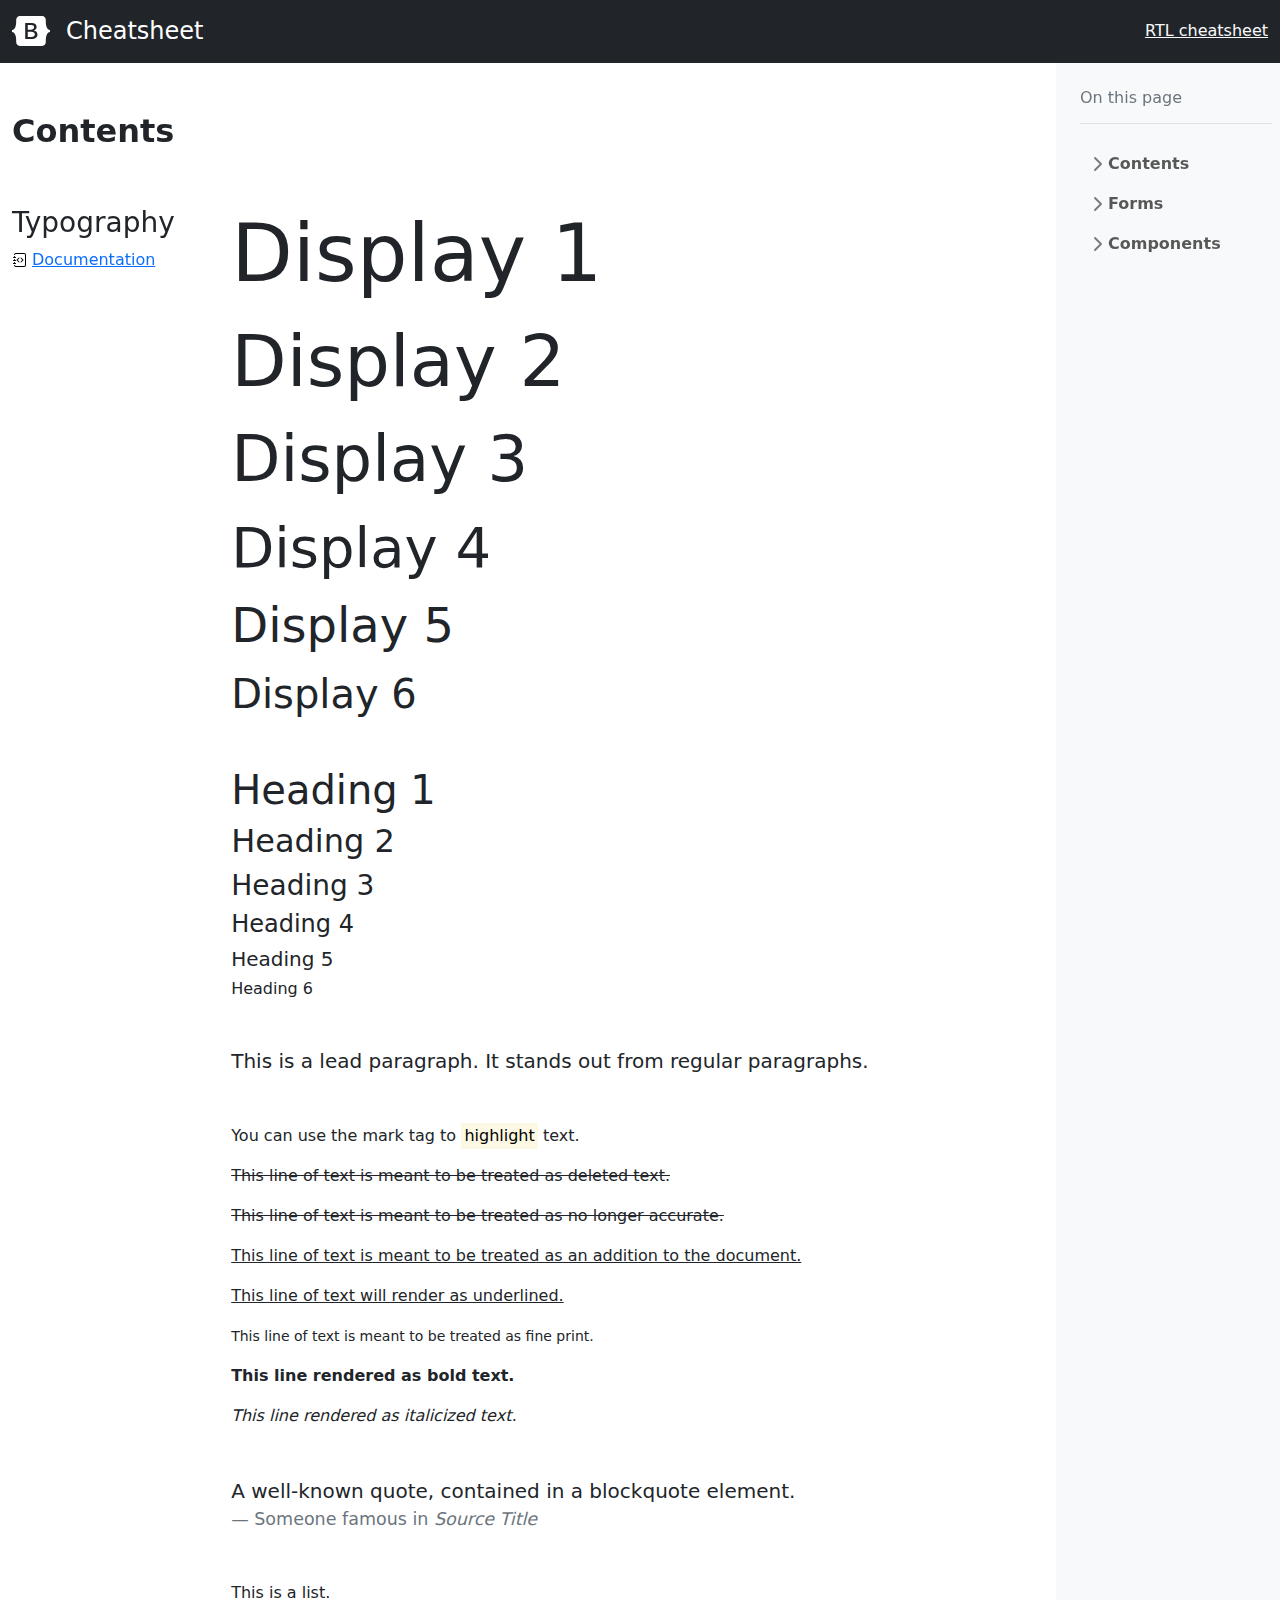
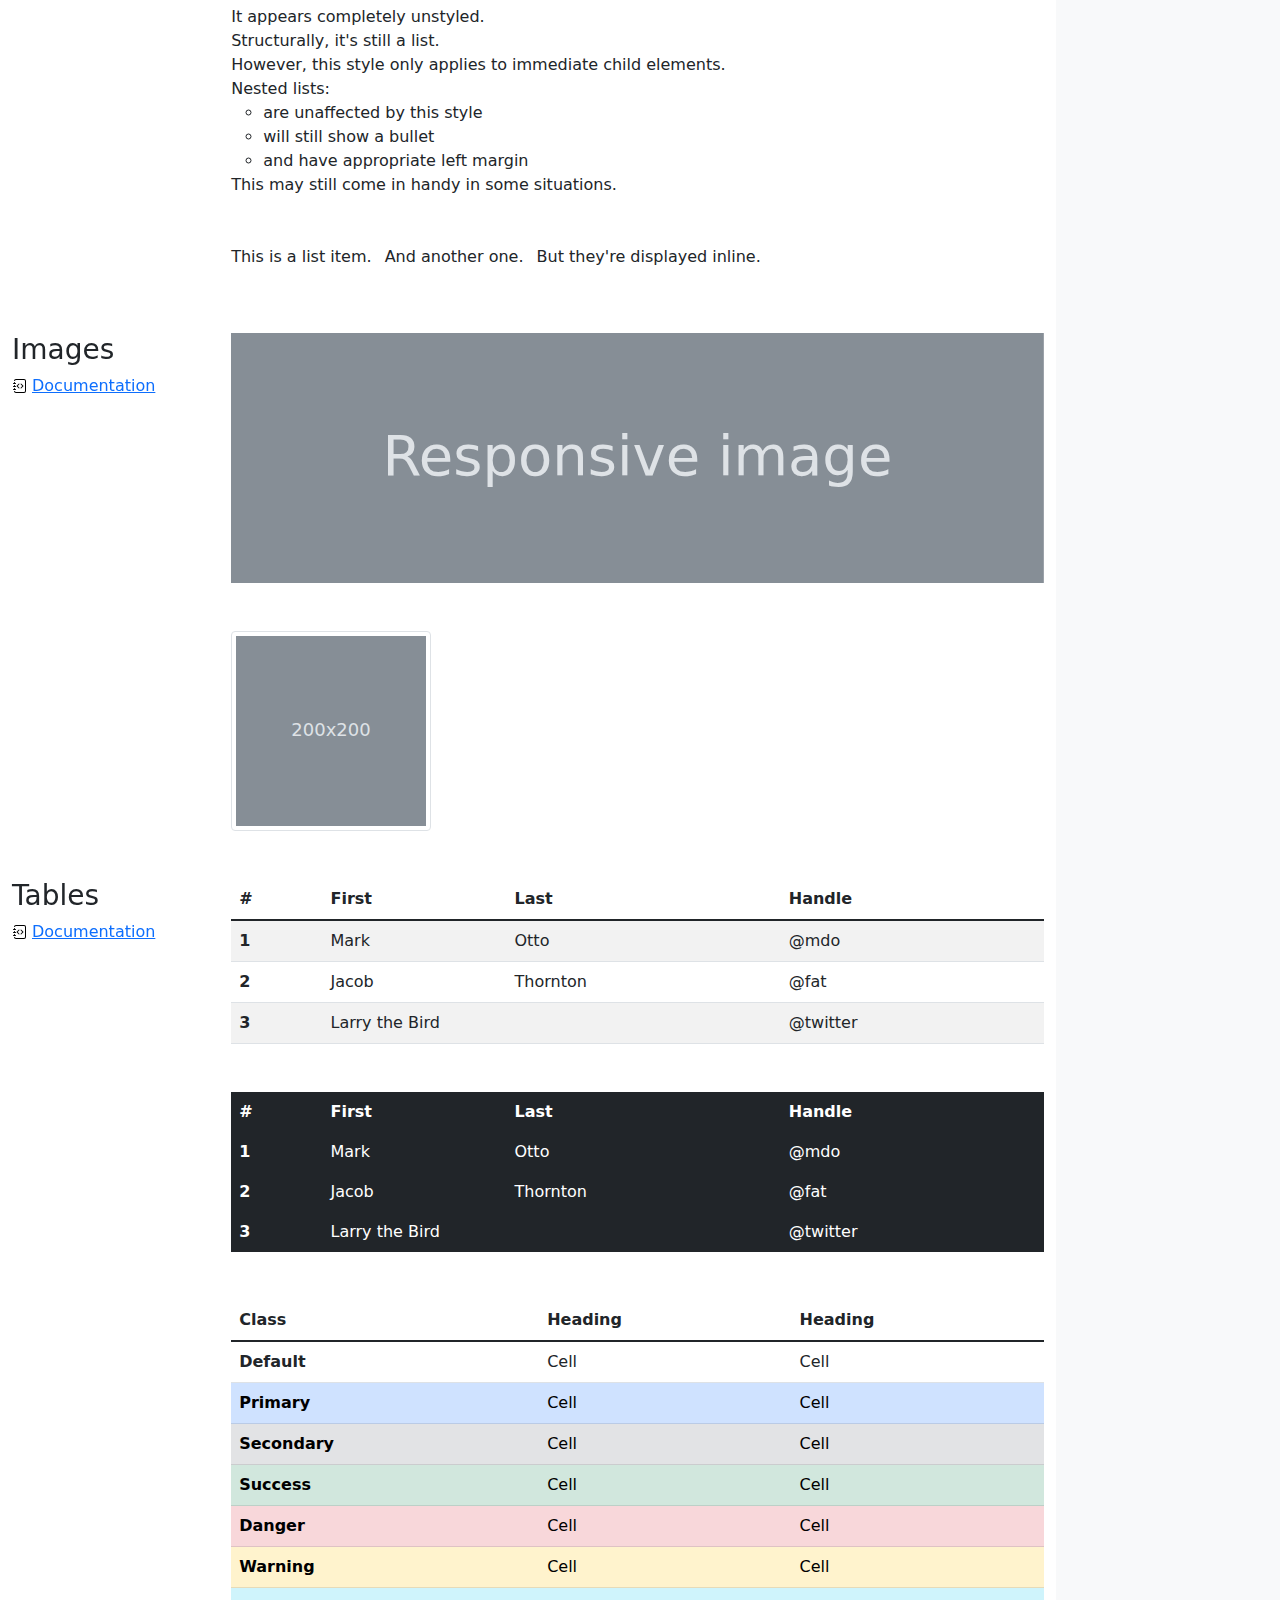
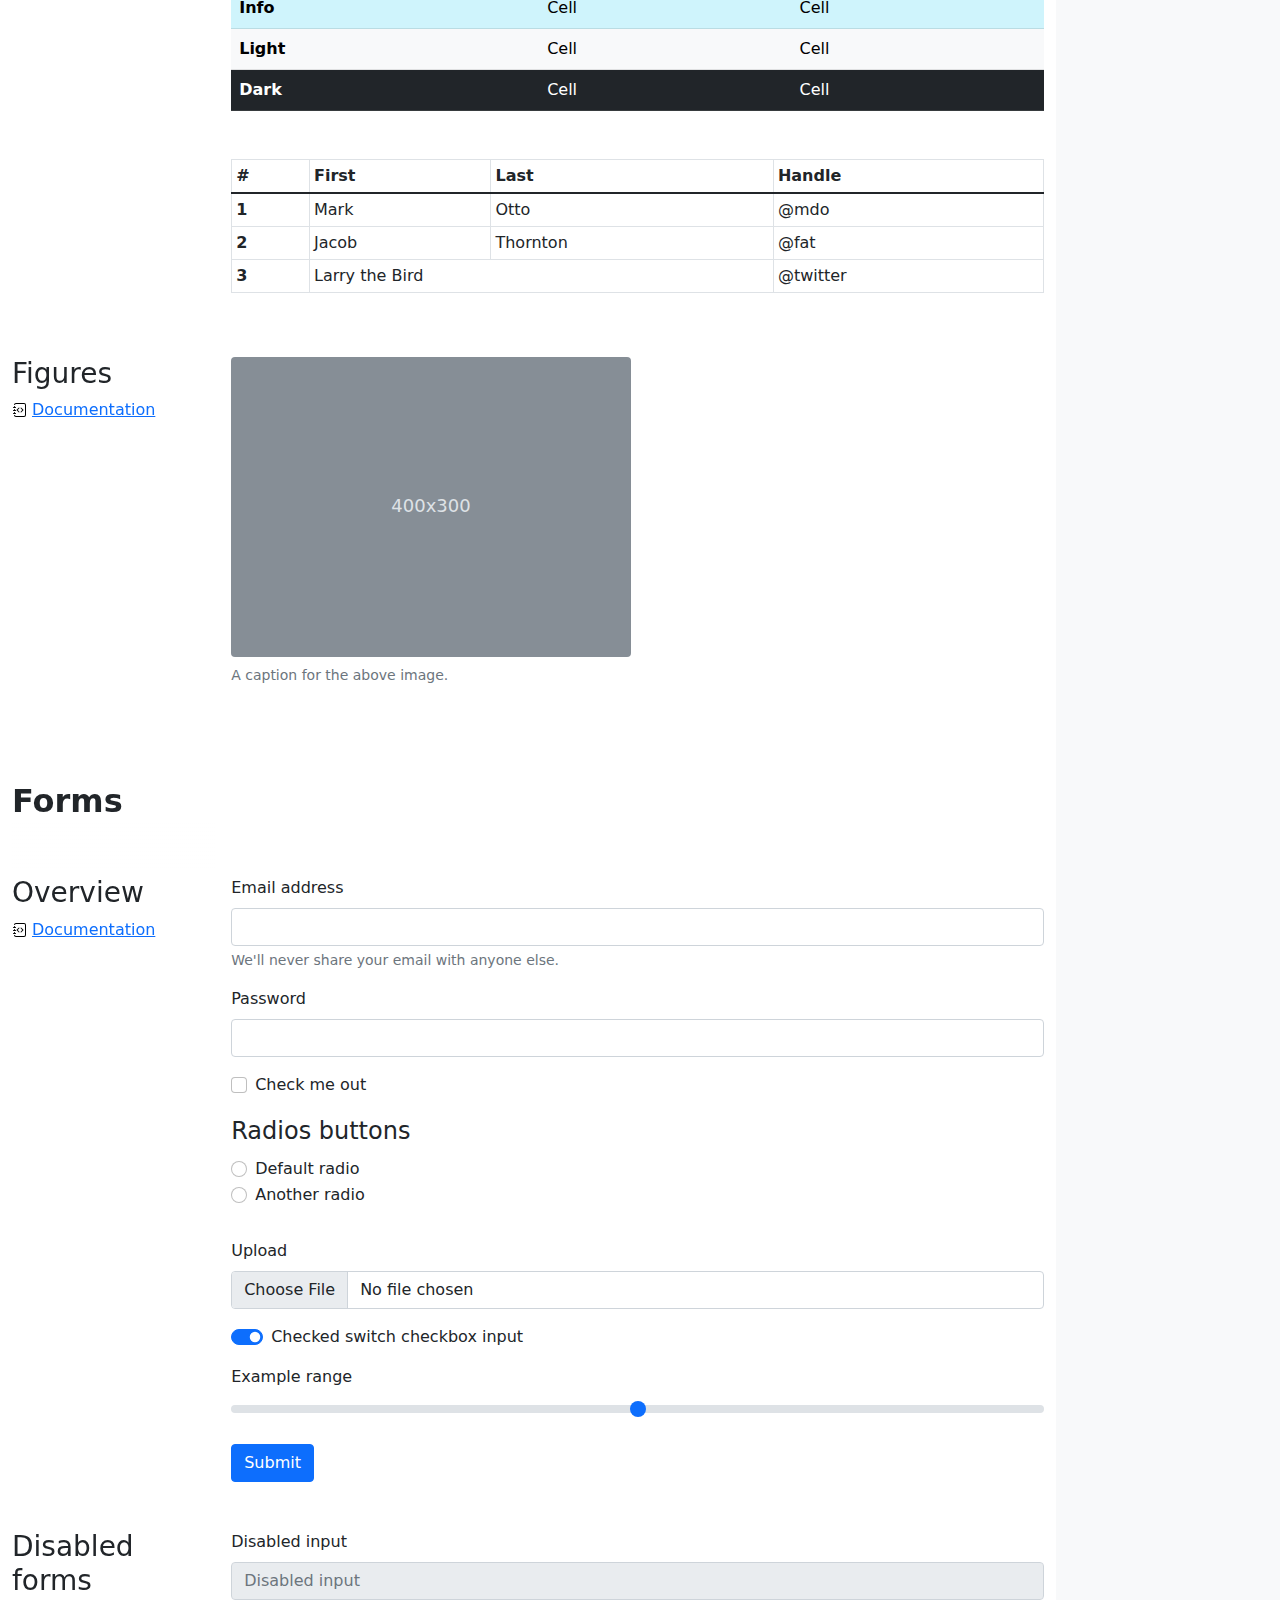
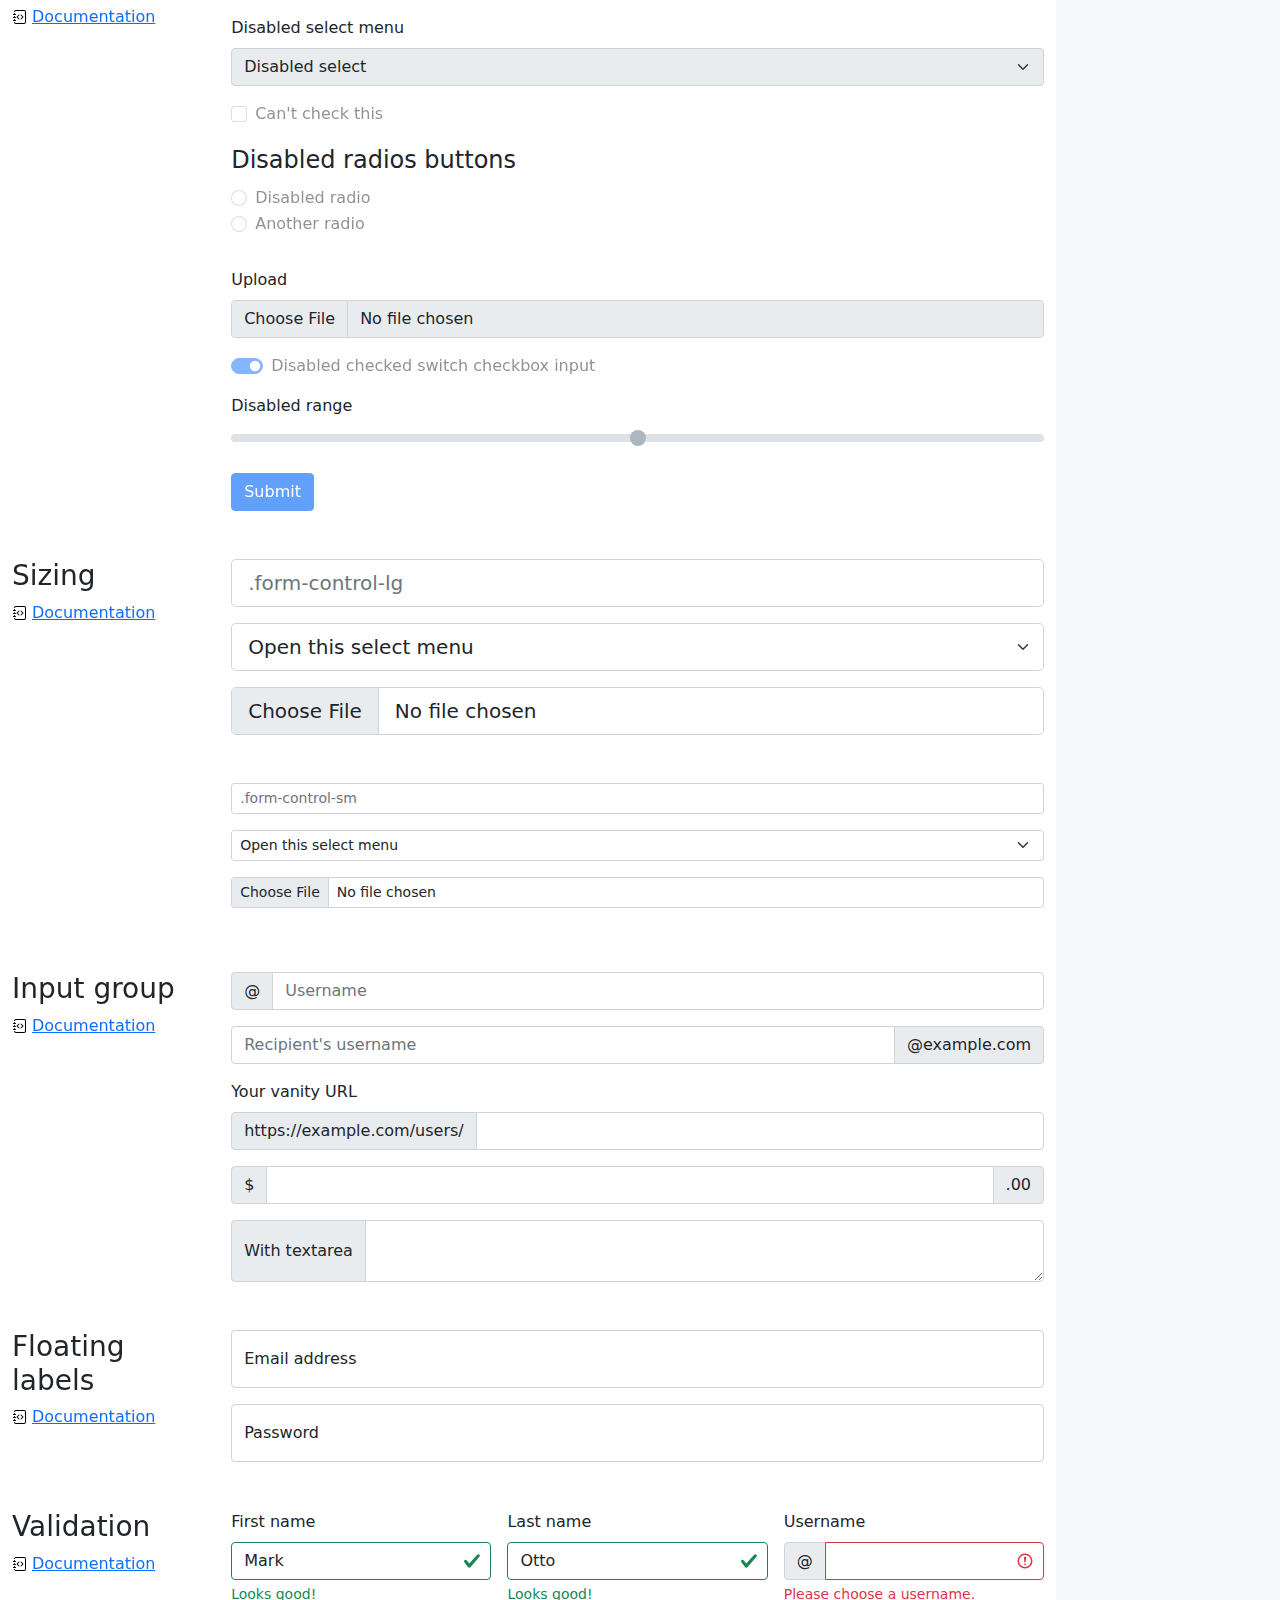
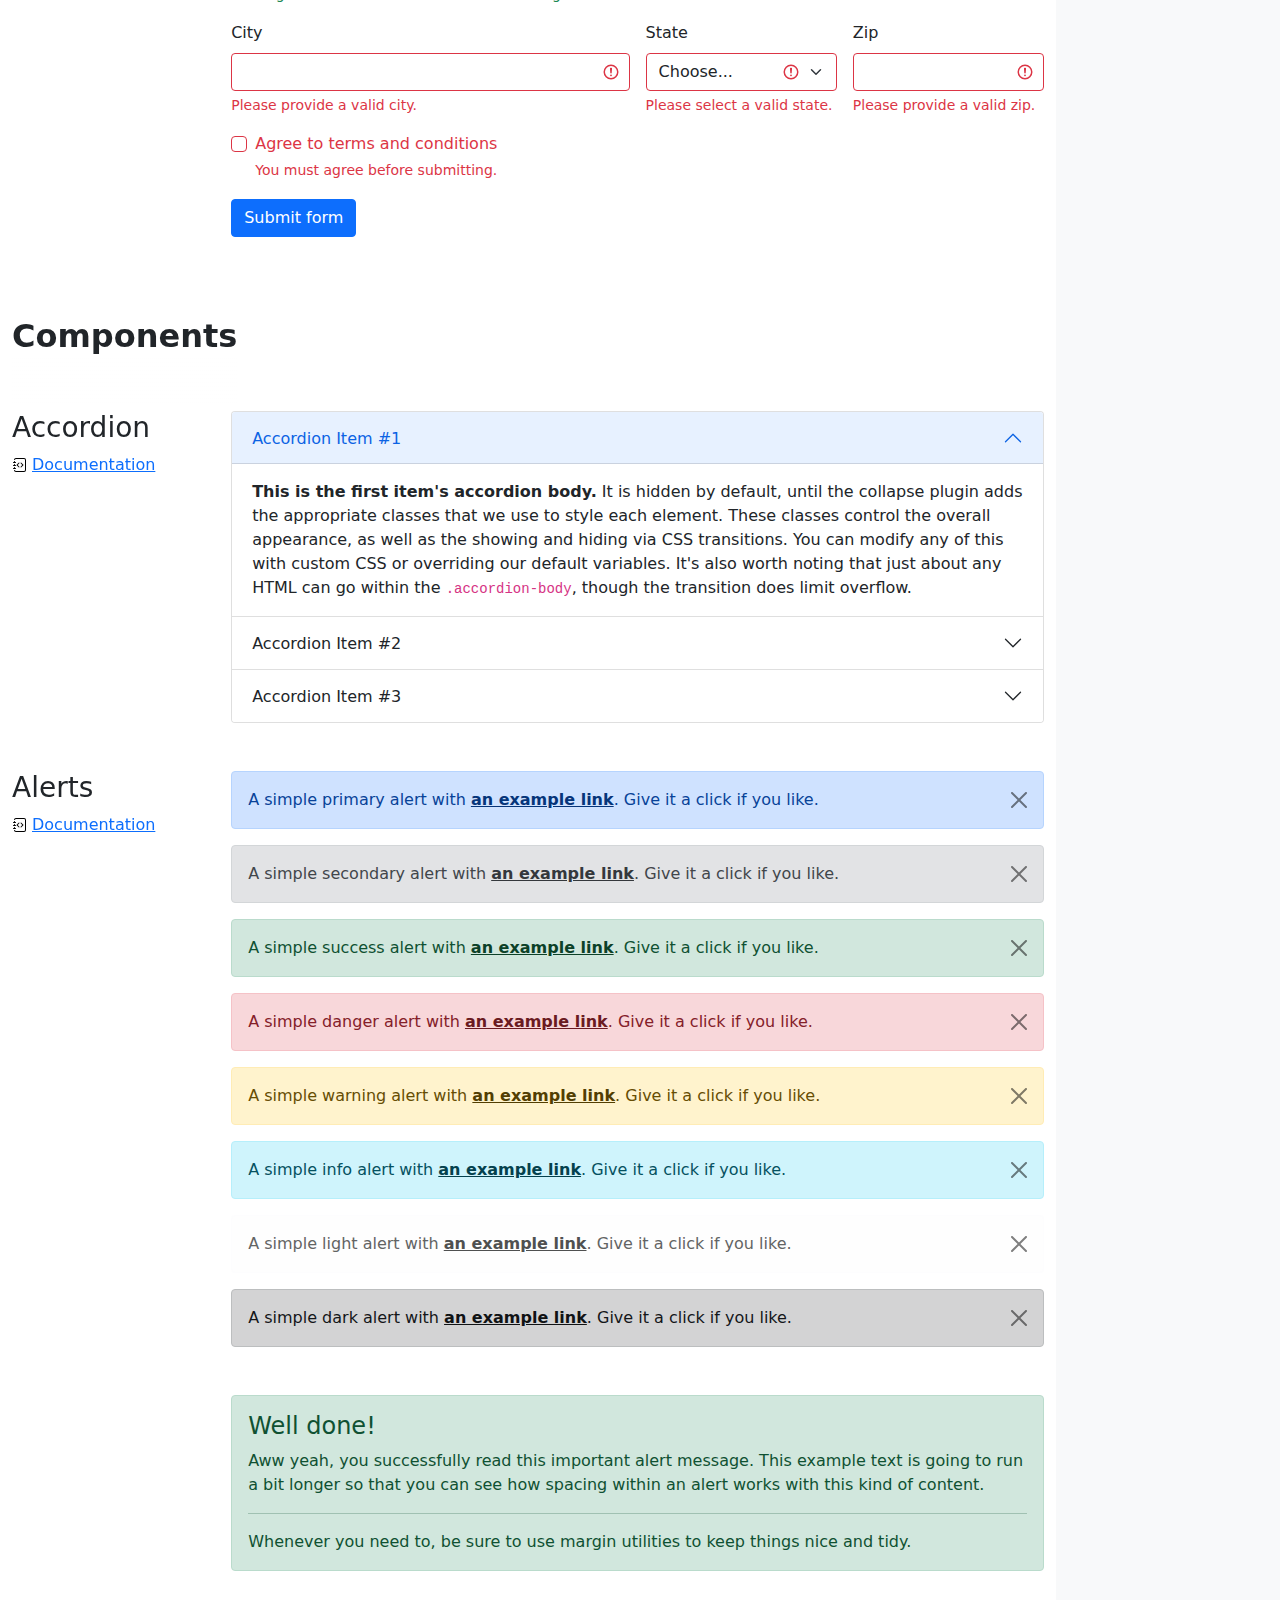
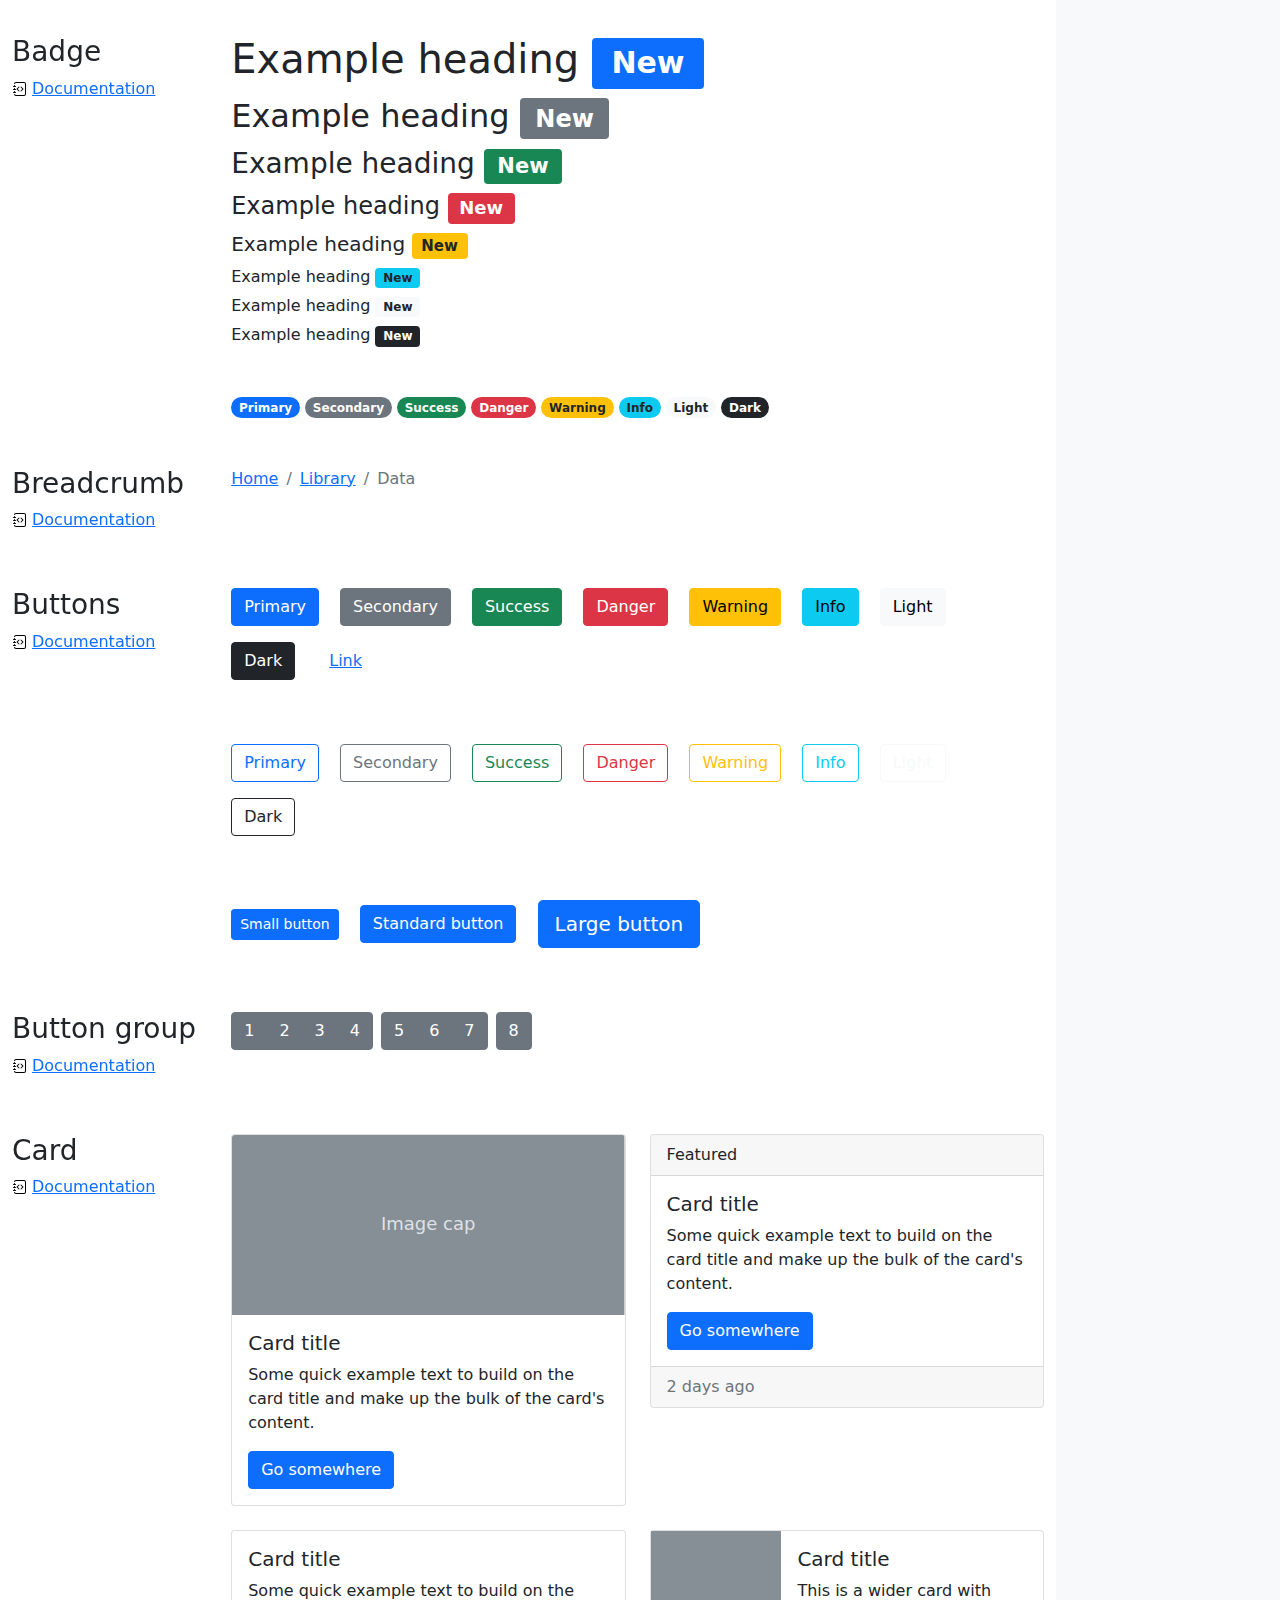
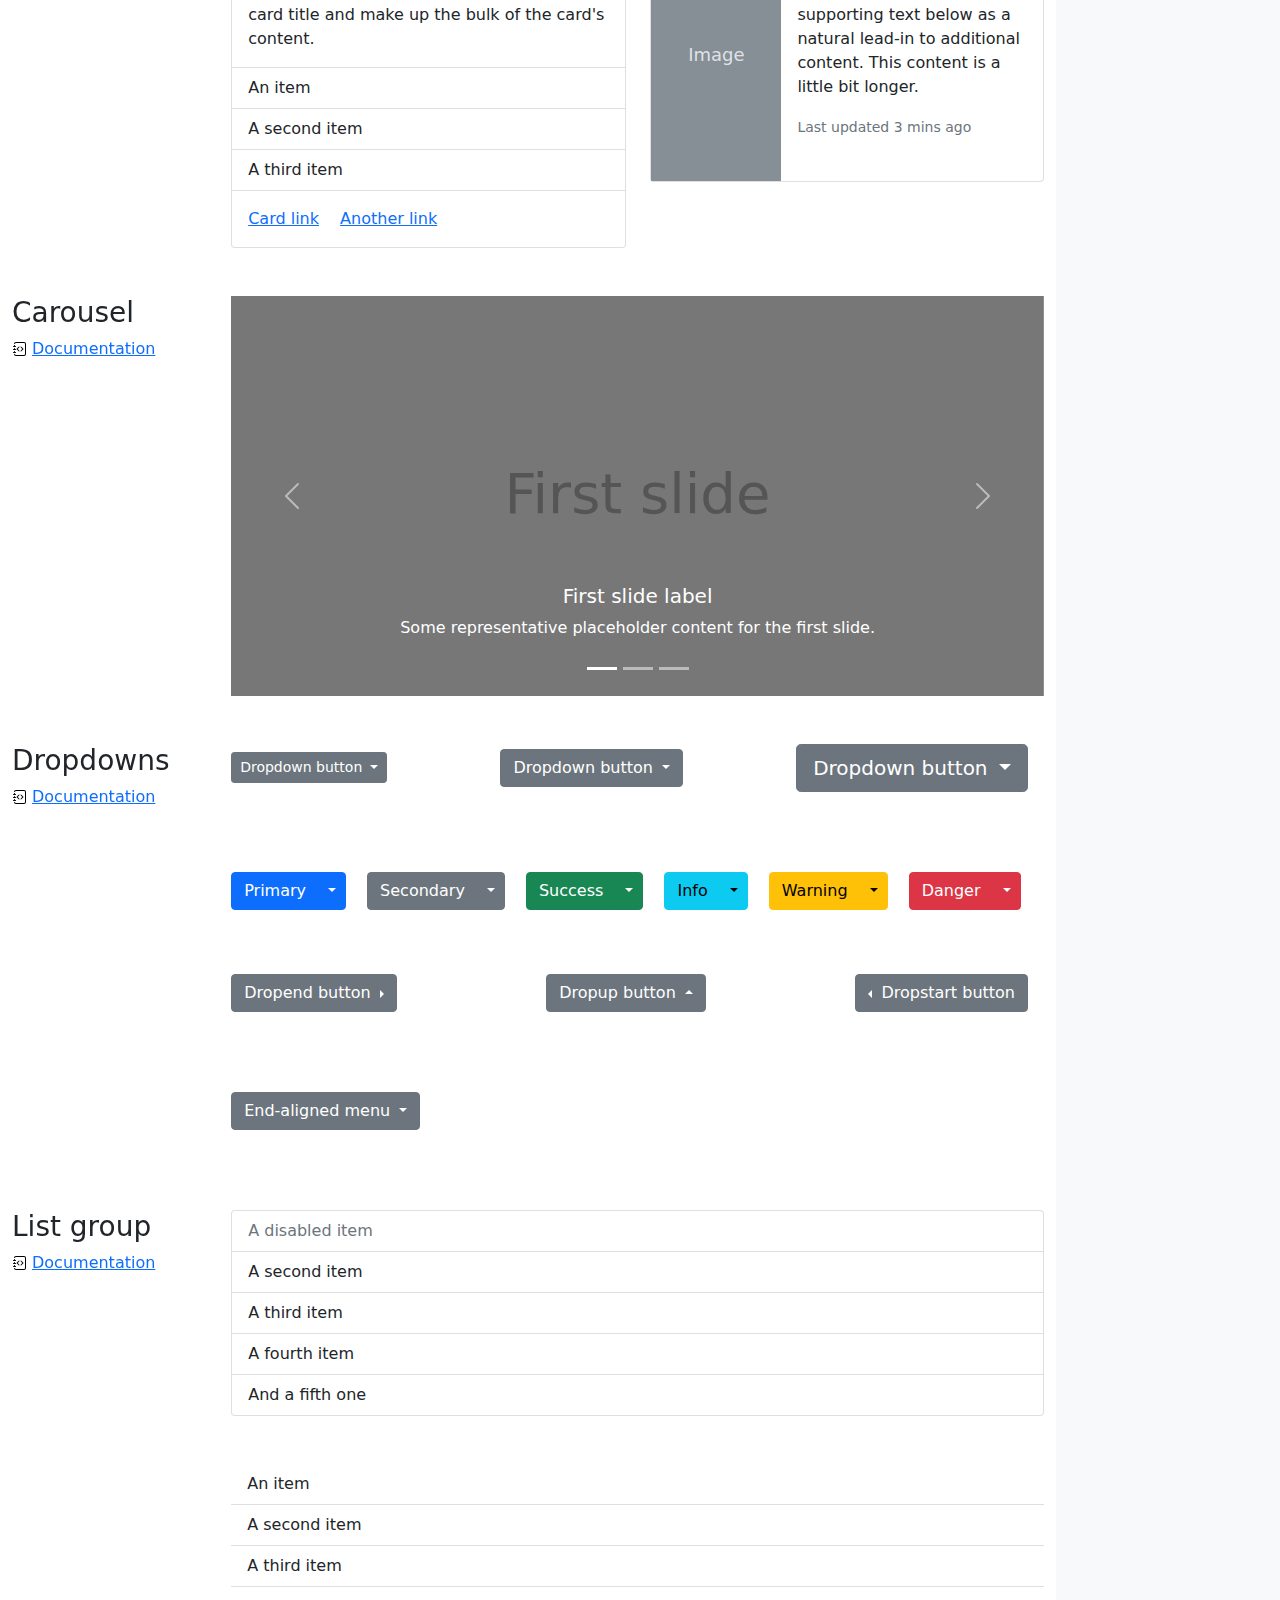
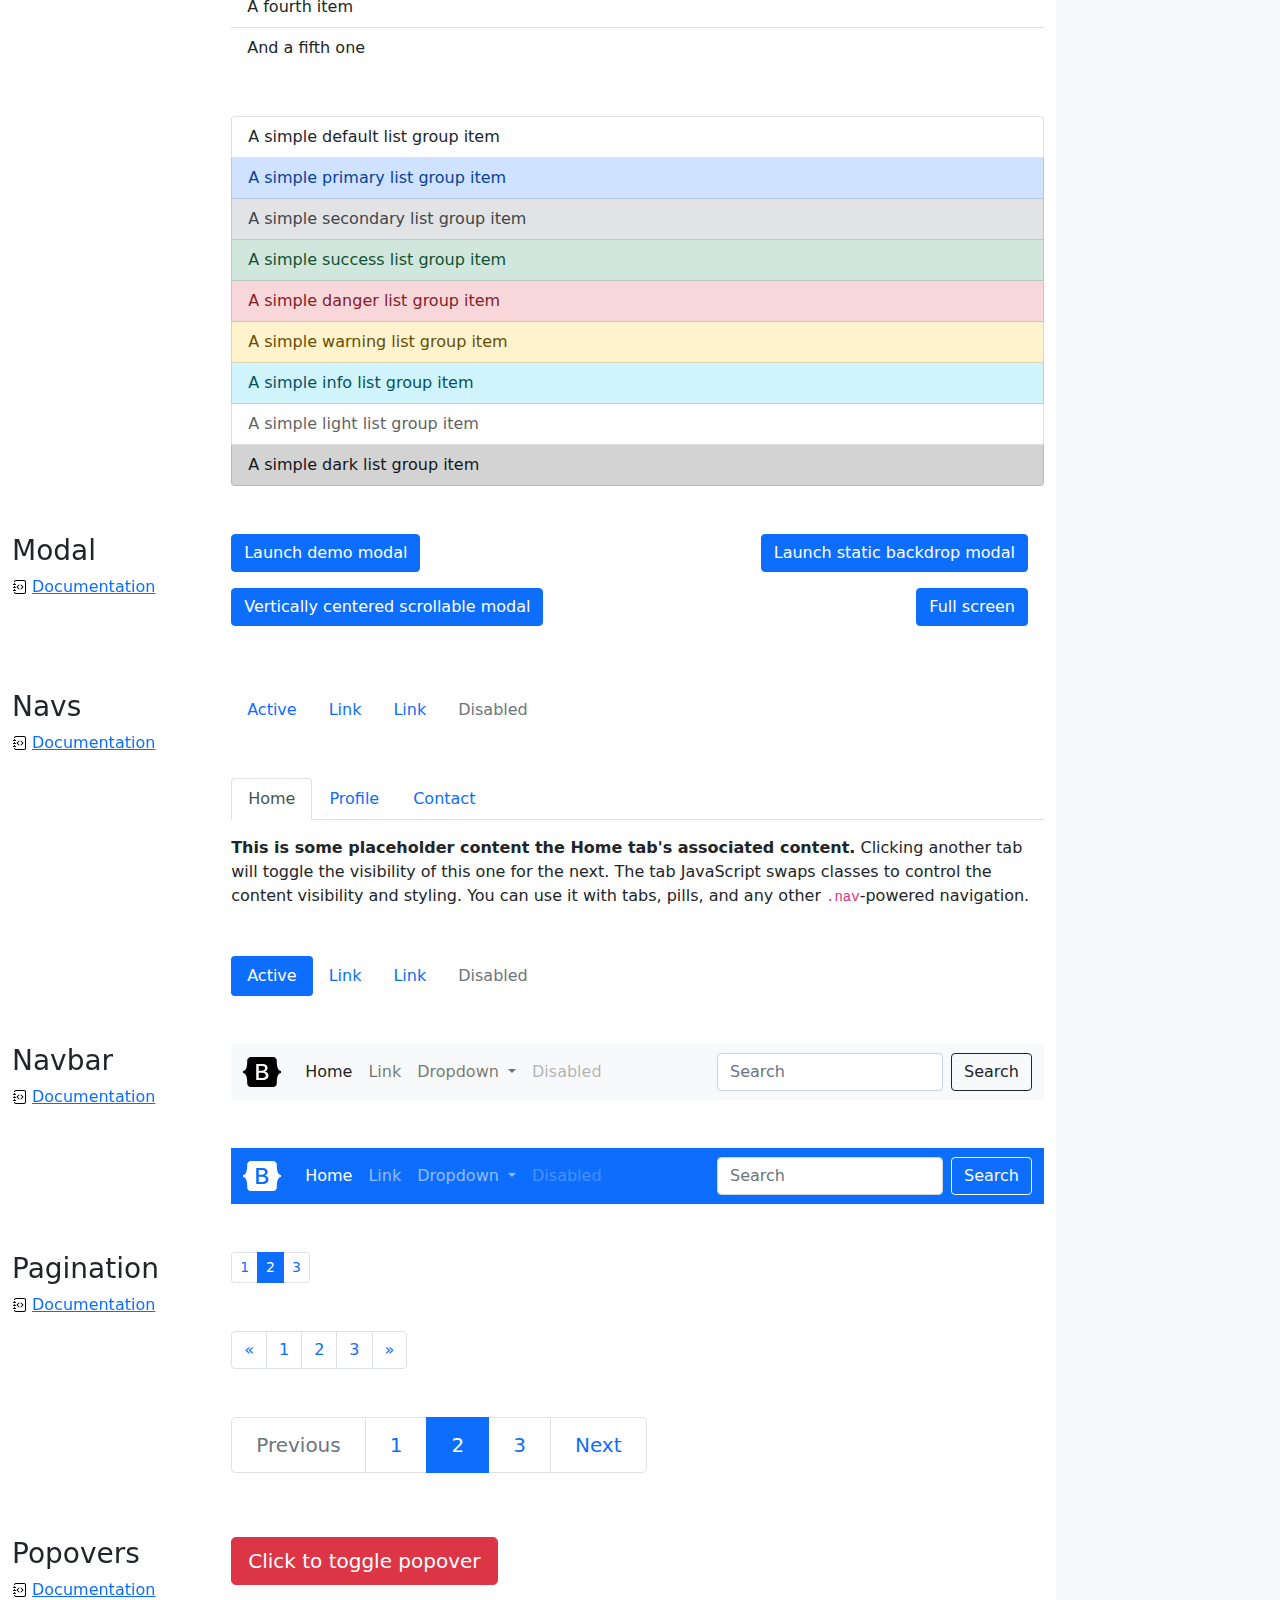
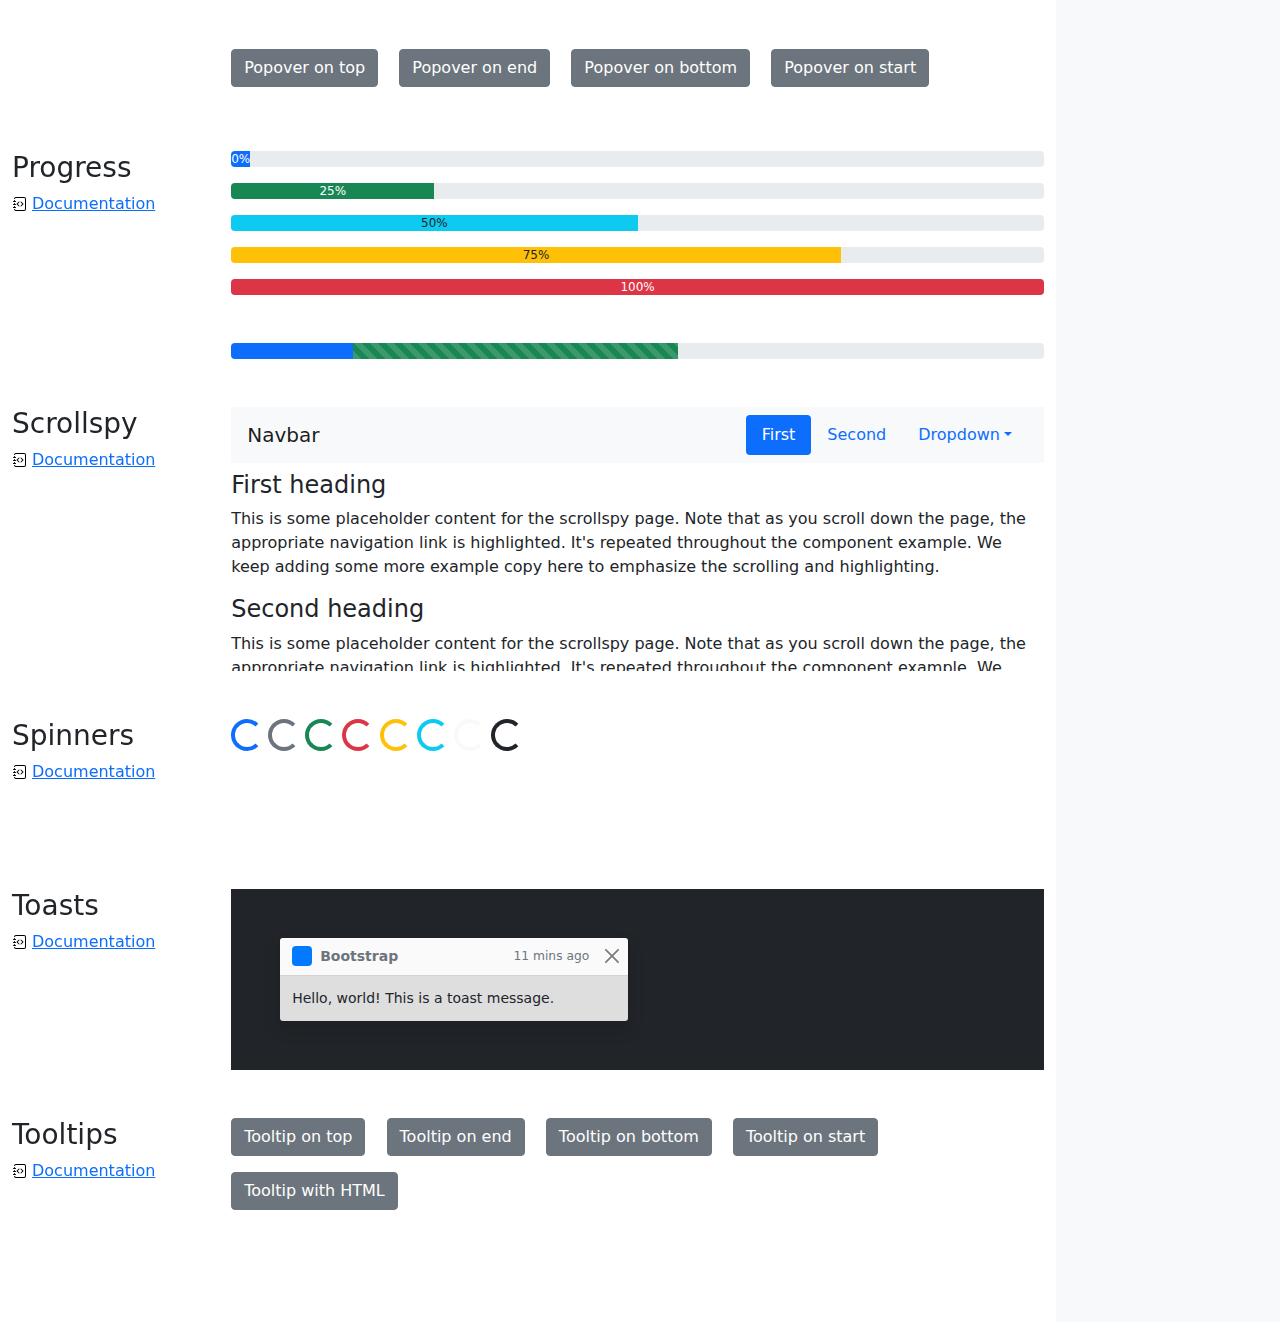
<file: bootstrap-5.1.3-examples/cheatsheet/index.html>
<!doctype html>
<html lang="en">
  <head>
    <meta charset="utf-8">
    <meta name="viewport" content="width=device-width, initial-scale=1">
    <meta name="description" content="">
    <meta name="author" content="Mark Otto, Jacob Thornton, and Bootstrap contributors">
    <meta name="generator" content="Hugo 0.88.1">
    <title>Cheatsheet · Bootstrap v5.1</title>

    <link rel="canonical" href="https://getbootstrap.com/docs/5.1/examples/cheatsheet/">

    

    <!-- Bootstrap core CSS -->
<link href="../assets/dist/css/bootstrap.min.css" rel="stylesheet">

    <style>
      .bd-placeholder-img {
        font-size: 1.125rem;
        text-anchor: middle;
        -webkit-user-select: none;
        -moz-user-select: none;
        user-select: none;
      }

      @media (min-width: 768px) {
        .bd-placeholder-img-lg {
          font-size: 3.5rem;
        }
      }
    </style>

    
    <!-- Custom styles for this template -->
    <link href="cheatsheet.css" rel="stylesheet">
  </head>
  <body class="bg-light">
    
<header class="bd-header bg-dark py-3 d-flex align-items-stretch border-bottom border-dark">
  <div class="container-fluid d-flex align-items-center">
    <h1 class="d-flex align-items-center fs-4 text-white mb-0">
      <img src="../assets/brand/bootstrap-logo-white.svg" width="38" height="30" class="me-3" alt="Bootstrap">
      Cheatsheet
    </h1>
    <a href="../examples/cheatsheet-rtl/" class="ms-auto link-light" hreflang="ar">RTL cheatsheet</a>
  </div>
</header>
<aside class="bd-aside sticky-xl-top text-muted align-self-start mb-3 mb-xl-5 px-2">
  <h2 class="h6 pt-4 pb-3 mb-4 border-bottom">On this page</h2>
  <nav class="small" id="toc">
    <ul class="list-unstyled">
      <li class="my-2">
        <button class="btn d-inline-flex align-items-center collapsed" data-bs-toggle="collapse" aria-expanded="false" data-bs-target="#contents-collapse" aria-controls="contents-collapse">Contents</button>
        <ul class="list-unstyled ps-3 collapse" id="contents-collapse">
          <li><a class="d-inline-flex align-items-center rounded" href="#typography">Typography</a></li>
          <li><a class="d-inline-flex align-items-center rounded" href="#images">Images</a></li>
          <li><a class="d-inline-flex align-items-center rounded" href="#tables">Tables</a></li>
          <li><a class="d-inline-flex align-items-center rounded" href="#figures">Figures</a></li>
        </ul>
      </li>
      <li class="my-2">
        <button class="btn d-inline-flex align-items-center collapsed" data-bs-toggle="collapse" aria-expanded="false" data-bs-target="#forms-collapse" aria-controls="forms-collapse">Forms</button>
        <ul class="list-unstyled ps-3 collapse" id="forms-collapse">
          <li><a class="d-inline-flex align-items-center rounded" href="#overview">Overview</a></li>
          <li><a class="d-inline-flex align-items-center rounded" href="#disabled-forms">Disabled forms</a></li>
          <li><a class="d-inline-flex align-items-center rounded" href="#sizing">Sizing</a></li>
          <li><a class="d-inline-flex align-items-center rounded" href="#input-group">Input group</a></li>
          <li><a class="d-inline-flex align-items-center rounded" href="#floating-labels">Floating labels</a></li>
          <li><a class="d-inline-flex align-items-center rounded" href="#validation">Validation</a></li>
        </ul>
      </li>
      <li class="my-2">
        <button class="btn d-inline-flex align-items-center collapsed" data-bs-toggle="collapse" aria-expanded="false" data-bs-target="#components-collapse" aria-controls="components-collapse">Components</button>
        <ul class="list-unstyled ps-3 collapse" id="components-collapse">
          <li><a class="d-inline-flex align-items-center rounded" href="#accordion">Accordion</a></li>
          <li><a class="d-inline-flex align-items-center rounded" href="#alerts">Alerts</a></li>
          <li><a class="d-inline-flex align-items-center rounded" href="#badge">Badge</a></li>
          <li><a class="d-inline-flex align-items-center rounded" href="#breadcrumb">Breadcrumb</a></li>
          <li><a class="d-inline-flex align-items-center rounded" href="#buttons">Buttons</a></li>
          <li><a class="d-inline-flex align-items-center rounded" href="#button-group">Button group</a></li>
          <li><a class="d-inline-flex align-items-center rounded" href="#card">Card</a></li>
          <li><a class="d-inline-flex align-items-center rounded" href="#carousel">Carousel</a></li>
          <li><a class="d-inline-flex align-items-center rounded" href="#dropdowns">Dropdowns</a></li>
          <li><a class="d-inline-flex align-items-center rounded" href="#list-group">List group</a></li>
          <li><a class="d-inline-flex align-items-center rounded" href="#modal">Modal</a></li>
          <li><a class="d-inline-flex align-items-center rounded" href="#navs">Navs</a></li>
          <li><a class="d-inline-flex align-items-center rounded" href="#navbar">Navbar</a></li>
          <li><a class="d-inline-flex align-items-center rounded" href="#pagination">Pagination</a></li>
          <li><a class="d-inline-flex align-items-center rounded" href="#popovers">Popovers</a></li>
          <li><a class="d-inline-flex align-items-center rounded" href="#progress">Progress</a></li>
          <li><a class="d-inline-flex align-items-center rounded" href="#scrollspy">Scrollspy</a></li>
          <li><a class="d-inline-flex align-items-center rounded" href="#spinners">Spinners</a></li>
          <li><a class="d-inline-flex align-items-center rounded" href="#toasts">Toasts</a></li>
          <li><a class="d-inline-flex align-items-center rounded" href="#tooltips">Tooltips</a></li>
        </ul>
      </li>
    </ul>
  </nav>
</aside>
<div class="bd-cheatsheet container-fluid bg-body">
  <section id="content">
    <h2 class="sticky-xl-top fw-bold pt-3 pt-xl-5 pb-2 pb-xl-3">Contents</h2>

    <article class="my-3" id="typography">
      <div class="bd-heading sticky-xl-top align-self-start mt-5 mb-3 mt-xl-0 mb-xl-2">
        <h3>Typography</h3>
        <a class="d-flex align-items-center" href="../content/typography/">Documentation</a>
      </div>

      <div>
        <div class="bd-example">
        <p class="display-1">Display 1</p>
        <p class="display-2">Display 2</p>
        <p class="display-3">Display 3</p>
        <p class="display-4">Display 4</p>
        <p class="display-5">Display 5</p>
        <p class="display-6">Display 6</p>
        </div>

        <div class="bd-example">
        <p class="h1">Heading 1</p>
        <p class="h2">Heading 2</p>
        <p class="h3">Heading 3</p>
        <p class="h4">Heading 4</p>
        <p class="h5">Heading 5</p>
        <p class="h6">Heading 6</p>
        </div>

        <div class="bd-example">
        <p class="lead">
          This is a lead paragraph. It stands out from regular paragraphs.
        </p>
        </div>

        <div class="bd-example">
        <p>You can use the mark tag to <mark>highlight</mark> text.</p>
        <p><del>This line of text is meant to be treated as deleted text.</del></p>
        <p><s>This line of text is meant to be treated as no longer accurate.</s></p>
        <p><ins>This line of text is meant to be treated as an addition to the document.</ins></p>
        <p><u>This line of text will render as underlined.</u></p>
        <p><small>This line of text is meant to be treated as fine print.</small></p>
        <p><strong>This line rendered as bold text.</strong></p>
        <p><em>This line rendered as italicized text.</em></p>
        </div>

        <div class="bd-example">
        <blockquote class="blockquote">
          <p>A well-known quote, contained in a blockquote element.</p>
          <footer class="blockquote-footer">Someone famous in <cite title="Source Title">Source Title</cite></footer>
        </blockquote>
        </div>

        <div class="bd-example">
        <ul class="list-unstyled">
          <li>This is a list.</li>
          <li>It appears completely unstyled.</li>
          <li>Structurally, it's still a list.</li>
          <li>However, this style only applies to immediate child elements.</li>
          <li>Nested lists:
            <ul>
              <li>are unaffected by this style</li>
              <li>will still show a bullet</li>
              <li>and have appropriate left margin</li>
            </ul>
          </li>
          <li>This may still come in handy in some situations.</li>
        </ul>
        </div>

        <div class="bd-example">
        <ul class="list-inline">
          <li class="list-inline-item">This is a list item.</li>
          <li class="list-inline-item">And another one.</li>
          <li class="list-inline-item">But they're displayed inline.</li>
        </ul>
        </div>
      </div>
    </article>
    <article class="my-3" id="images">
      <div class="bd-heading sticky-xl-top align-self-start mt-5 mb-3 mt-xl-0 mb-xl-2">
        <h3>Images</h3>
        <a class="d-flex align-items-center" href="../content/images/">Documentation</a>
      </div>

      <div>
        <div class="bd-example">
        <svg class="bd-placeholder-img bd-placeholder-img-lg img-fluid" width="100%" height="250" xmlns="http://www.w3.org/2000/svg" role="img" aria-label="Placeholder: Responsive image" preserveAspectRatio="xMidYMid slice" focusable="false"><title>Placeholder</title><rect width="100%" height="100%" fill="#868e96"/><text x="50%" y="50%" fill="#dee2e6" dy=".3em">Responsive image</text></svg>

        </div>

        <div class="bd-example">
        <svg class="bd-placeholder-img img-thumbnail" width="200" height="200" xmlns="http://www.w3.org/2000/svg" role="img" aria-label="A generic square placeholder image with a white border around it, making it resemble a photograph taken with an old instant camera: 200x200" preserveAspectRatio="xMidYMid slice" focusable="false"><title>A generic square placeholder image with a white border around it, making it resemble a photograph taken with an old instant camera</title><rect width="100%" height="100%" fill="#868e96"/><text x="50%" y="50%" fill="#dee2e6" dy=".3em">200x200</text></svg>

        </div>
      </div>
    </article>
    <article class="my-3" id="tables">
      <div class="bd-heading sticky-xl-top align-self-start mt-5 mb-3 mt-xl-0 mb-xl-2">
        <h3>Tables</h3>
        <a class="d-flex align-items-center" href="../content/tables/">Documentation</a>
      </div>

      <div>
        <div class="bd-example">
        <table class="table table-striped">
          <thead>
          <tr>
            <th scope="col">#</th>
            <th scope="col">First</th>
            <th scope="col">Last</th>
            <th scope="col">Handle</th>
          </tr>
          </thead>
          <tbody>
          <tr>
            <th scope="row">1</th>
            <td>Mark</td>
            <td>Otto</td>
            <td>@mdo</td>
          </tr>
          <tr>
            <th scope="row">2</th>
            <td>Jacob</td>
            <td>Thornton</td>
            <td>@fat</td>
          </tr>
          <tr>
            <th scope="row">3</th>
            <td colspan="2">Larry the Bird</td>
            <td>@twitter</td>
          </tr>
          </tbody>
        </table>
        </div>

        <div class="bd-example">
        <table class="table table-dark table-borderless">
          <thead>
          <tr>
            <th scope="col">#</th>
            <th scope="col">First</th>
            <th scope="col">Last</th>
            <th scope="col">Handle</th>
          </tr>
          </thead>
          <tbody>
          <tr>
            <th scope="row">1</th>
            <td>Mark</td>
            <td>Otto</td>
            <td>@mdo</td>
          </tr>
          <tr>
            <th scope="row">2</th>
            <td>Jacob</td>
            <td>Thornton</td>
            <td>@fat</td>
          </tr>
          <tr>
            <th scope="row">3</th>
            <td colspan="2">Larry the Bird</td>
            <td>@twitter</td>
          </tr>
          </tbody>
        </table>
        </div>

        <div class="bd-example">
        <table class="table table-hover">
          <thead>
          <tr>
            <th scope="col">Class</th>
            <th scope="col">Heading</th>
            <th scope="col">Heading</th>
          </tr>
          </thead>
          <tbody>
          <tr>
            <th scope="row">Default</th>
            <td>Cell</td>
            <td>Cell</td>
          </tr>
          
          <tr class="table-primary">
            <th scope="row">Primary</th>
            <td>Cell</td>
            <td>Cell</td>
          </tr>
          <tr class="table-secondary">
            <th scope="row">Secondary</th>
            <td>Cell</td>
            <td>Cell</td>
          </tr>
          <tr class="table-success">
            <th scope="row">Success</th>
            <td>Cell</td>
            <td>Cell</td>
          </tr>
          <tr class="table-danger">
            <th scope="row">Danger</th>
            <td>Cell</td>
            <td>Cell</td>
          </tr>
          <tr class="table-warning">
            <th scope="row">Warning</th>
            <td>Cell</td>
            <td>Cell</td>
          </tr>
          <tr class="table-info">
            <th scope="row">Info</th>
            <td>Cell</td>
            <td>Cell</td>
          </tr>
          <tr class="table-light">
            <th scope="row">Light</th>
            <td>Cell</td>
            <td>Cell</td>
          </tr>
          <tr class="table-dark">
            <th scope="row">Dark</th>
            <td>Cell</td>
            <td>Cell</td>
          </tr>
          </tbody>
        </table>
        </div>

        <div class="bd-example">
        <table class="table table-sm table-bordered">
          <thead>
          <tr>
            <th scope="col">#</th>
            <th scope="col">First</th>
            <th scope="col">Last</th>
            <th scope="col">Handle</th>
          </tr>
          </thead>
          <tbody>
          <tr>
            <th scope="row">1</th>
            <td>Mark</td>
            <td>Otto</td>
            <td>@mdo</td>
          </tr>
          <tr>
            <th scope="row">2</th>
            <td>Jacob</td>
            <td>Thornton</td>
            <td>@fat</td>
          </tr>
          <tr>
            <th scope="row">3</th>
            <td colspan="2">Larry the Bird</td>
            <td>@twitter</td>
          </tr>
          </tbody>
        </table>
        </div>
      </div>
    </article>
    <article class="my-3" id="figures">
      <div class="bd-heading sticky-xl-top align-self-start mt-5 mb-3 mt-xl-0 mb-xl-2">
        <h3>Figures</h3>
        <a class="d-flex align-items-center" href="../content/figures/">Documentation</a>
      </div>

      <div>
        <div class="bd-example">
        <figure class="figure">
          <svg class="bd-placeholder-img figure-img img-fluid rounded" width="400" height="300" xmlns="http://www.w3.org/2000/svg" role="img" aria-label="Placeholder: 400x300" preserveAspectRatio="xMidYMid slice" focusable="false"><title>Placeholder</title><rect width="100%" height="100%" fill="#868e96"/><text x="50%" y="50%" fill="#dee2e6" dy=".3em">400x300</text></svg>

          <figcaption class="figure-caption">A caption for the above image.</figcaption>
        </figure>
        </div>
      </div>
    </article>
  </section>

  <section id="forms">
    <h2 class="sticky-xl-top fw-bold pt-3 pt-xl-5 pb-2 pb-xl-3">Forms</h2>

    <article class="my-3" id="overview">
      <div class="bd-heading sticky-xl-top align-self-start mt-5 mb-3 mt-xl-0 mb-xl-2">
        <h3>Overview</h3>
        <a class="d-flex align-items-center" href="../forms/overview/">Documentation</a>
      </div>

      <div>
        <div class="bd-example">
        <form>
          <div class="mb-3">
            <label for="exampleInputEmail1" class="form-label">Email address</label>
            <input type="email" class="form-control" id="exampleInputEmail1" aria-describedby="emailHelp">
            <div id="emailHelp" class="form-text">We'll never share your email with anyone else.</div>
          </div>
          <div class="mb-3">
            <label for="exampleInputPassword1" class="form-label">Password</label>
            <input type="password" class="form-control" id="exampleInputPassword1">
          </div>
          <div class="mb-3 form-check">
            <input type="checkbox" class="form-check-input" id="exampleCheck1">
            <label class="form-check-label" for="exampleCheck1">Check me out</label>
          </div>
          <fieldset class="mb-3">
            <legend>Radios buttons</legend>
            <div class="form-check">
              <input type="radio" name="radios" class="form-check-input" id="exampleRadio1">
              <label class="form-check-label" for="exampleRadio1">Default radio</label>
            </div>
            <div class="mb-3 form-check">
              <input type="radio" name="radios" class="form-check-input" id="exampleRadio2">
              <label class="form-check-label" for="exampleRadio2">Another radio</label>
            </div>
          </fieldset>
          <div class="mb-3">
            <label class="form-label" for="customFile">Upload</label>
            <input type="file" class="form-control" id="customFile">
          </div>
          <div class="mb-3 form-check form-switch">
            <input class="form-check-input" type="checkbox" role="switch" id="flexSwitchCheckChecked" checked>
            <label class="form-check-label" for="flexSwitchCheckChecked">Checked switch checkbox input</label>
          </div>
          <div class="mb-3">
            <label for="customRange3" class="form-label">Example range</label>
            <input type="range" class="form-range" min="0" max="5" step="0.5" id="customRange3">
          </div>
          <button type="submit" class="btn btn-primary">Submit</button>
        </form>
        </div>
      </div>
    </article>
    <article class="my-3" id="disabled-forms">
      <div class="bd-heading sticky-xl-top align-self-start mt-5 mb-3 mt-xl-0 mb-xl-2">
        <h3>Disabled forms</h3>
        <a class="d-flex align-items-center" href="../forms/overview/#disabled-forms">Documentation</a>
      </div>

      <div>
        <div class="bd-example">
        <form>
          <fieldset disabled aria-label="Disabled fieldset example">
            <div class="mb-3">
              <label for="disabledTextInput" class="form-label">Disabled input</label>
              <input type="text" id="disabledTextInput" class="form-control" placeholder="Disabled input">
            </div>
            <div class="mb-3">
              <label for="disabledSelect" class="form-label">Disabled select menu</label>
              <select id="disabledSelect" class="form-select">
                <option>Disabled select</option>
              </select>
            </div>
            <div class="mb-3">
              <div class="form-check">
                <input class="form-check-input" type="checkbox" id="disabledFieldsetCheck" disabled>
                <label class="form-check-label" for="disabledFieldsetCheck">
                  Can't check this
                </label>
              </div>
            </div>
            <fieldset class="mb-3">
              <legend>Disabled radios buttons</legend>
              <div class="form-check">
                <input type="radio" name="radios" class="form-check-input" id="disabledRadio1" disabled>
                <label class="form-check-label" for="disabledRadio1">Disabled radio</label>
              </div>
              <div class="mb-3 form-check">
                <input type="radio" name="radios" class="form-check-input" id="disabledRadio2" disabled>
                <label class="form-check-label" for="disabledRadio2">Another radio</label>
              </div>
            </fieldset>
            <div class="mb-3">
              <label class="form-label" for="disabledCustomFile">Upload</label>
              <input type="file" class="form-control" id="disabledCustomFile" disabled>
            </div>
            <div class="mb-3 form-check form-switch">
              <input class="form-check-input" type="checkbox" role="switch" id="disabledSwitchCheckChecked" checked disabled>
              <label class="form-check-label" for="disabledSwitchCheckChecked">Disabled checked switch checkbox input</label>
            </div>
            <div class="mb-3">
              <label for="disabledRange" class="form-label">Disabled range</label>
              <input type="range" class="form-range" min="0" max="5" step="0.5" id="disabledRange">
            </div>
            <button type="submit" class="btn btn-primary">Submit</button>
          </fieldset>
        </form>
        </div>
      </div>
    </article>
    <article class="my-3" id="sizing">
      <div class="bd-heading sticky-xl-top align-self-start mt-5 mb-3 mt-xl-0 mb-xl-2">
        <h3>Sizing</h3>
        <a class="d-flex align-items-center" href="../forms/form-control/#sizing">Documentation</a>
      </div>

      <div>
        <div class="bd-example">
        <div class="mb-3">
          <input class="form-control form-control-lg" type="text" placeholder=".form-control-lg" aria-label=".form-control-lg example">
        </div>
        <div class="mb-3">
          <select class="form-select form-select-lg mb-3" aria-label=".form-select-lg example">
            <option selected>Open this select menu</option>
            <option value="1">One</option>
            <option value="2">Two</option>
            <option value="3">Three</option>
          </select>
        </div>
        <div class="mb-3">
          <input type="file" class="form-control form-control-lg" aria-label="Large file input example">
        </div>
        </div>

        <div class="bd-example">
        <div class="mb-3">
          <input class="form-control form-control-sm" type="text" placeholder=".form-control-sm" aria-label=".form-control-sm example">
        </div>
        <div class="mb-3">
          <select class="form-select form-select-sm" aria-label=".form-select-sm example">
            <option selected>Open this select menu</option>
            <option value="1">One</option>
            <option value="2">Two</option>
            <option value="3">Three</option>
          </select>
        </div>
        <div class="mb-3">
          <input type="file" class="form-control form-control-sm" aria-label="Small file input example">
        </div>
        </div>
      </div>
    </article>
    <article class="my-3" id="input-group">
      <div class="bd-heading sticky-xl-top align-self-start mt-5 mb-3 mt-xl-0 mb-xl-2">
        <h3>Input group</h3>
        <a class="d-flex align-items-center" href="../forms/input-group/">Documentation</a>
      </div>

      <div>
        <div class="bd-example">
        <div class="input-group mb-3">
          <span class="input-group-text" id="basic-addon1">@</span>
          <input type="text" class="form-control" placeholder="Username" aria-label="Username" aria-describedby="basic-addon1">
        </div>
        <div class="input-group mb-3">
          <input type="text" class="form-control" placeholder="Recipient's username" aria-label="Recipient's username" aria-describedby="basic-addon2">
          <span class="input-group-text" id="basic-addon2">@example.com</span>
        </div>
        <label for="basic-url" class="form-label">Your vanity URL</label>
        <div class="input-group mb-3">
          <span class="input-group-text" id="basic-addon3">https://example.com/users/</span>
          <input type="text" class="form-control" id="basic-url" aria-describedby="basic-addon3">
        </div>
        <div class="input-group mb-3">
          <span class="input-group-text">$</span>
          <input type="text" class="form-control" aria-label="Amount (to the nearest dollar)">
          <span class="input-group-text">.00</span>
        </div>
        <div class="input-group">
          <span class="input-group-text">With textarea</span>
          <textarea class="form-control" aria-label="With textarea"></textarea>
        </div>
        </div>
      </div>
    </article>
    <article class="my-3" id="floating-labels">
      <div class="bd-heading sticky-xl-top align-self-start mt-5 mb-3 mt-xl-0 mb-xl-2">
        <h3>Floating labels</h3>
        <a class="d-flex align-items-center" href="../forms/floating-labels/">Documentation</a>
      </div>

      <div>
        <div class="bd-example">
        <form>
          <div class="form-floating mb-3">
            <input type="email" class="form-control" id="floatingInput" placeholder="name@example.com">
            <label for="floatingInput">Email address</label>
          </div>
          <div class="form-floating">
            <input type="password" class="form-control" id="floatingPassword" placeholder="Password">
            <label for="floatingPassword">Password</label>
          </div>
        </form>
        </div>
      </div>
    </article>
    <article class="my-3" id="validation">
      <div class="bd-heading sticky-xl-top align-self-start mt-5 mb-3 mt-xl-0 mb-xl-2">
        <h3>Validation</h3>
        <a class="d-flex align-items-center" href="../forms/validation/">Documentation</a>
      </div>

      <div>
        <div class="bd-example">
        <form class="row g-3">
          <div class="col-md-4">
            <label for="validationServer01" class="form-label">First name</label>
            <input type="text" class="form-control is-valid" id="validationServer01" value="Mark" required>
            <div class="valid-feedback">
              Looks good!
            </div>
          </div>
          <div class="col-md-4">
            <label for="validationServer02" class="form-label">Last name</label>
            <input type="text" class="form-control is-valid" id="validationServer02" value="Otto" required>
            <div class="valid-feedback">
              Looks good!
            </div>
          </div>
          <div class="col-md-4">
            <label for="validationServerUsername" class="form-label">Username</label>
            <div class="input-group has-validation">
              <span class="input-group-text" id="inputGroupPrepend3">@</span>
              <input type="text" class="form-control is-invalid" id="validationServerUsername" aria-describedby="inputGroupPrepend3" required>
              <div class="invalid-feedback">
                Please choose a username.
              </div>
            </div>
          </div>
          <div class="col-md-6">
            <label for="validationServer03" class="form-label">City</label>
            <input type="text" class="form-control is-invalid" id="validationServer03" required>
            <div class="invalid-feedback">
              Please provide a valid city.
            </div>
          </div>
          <div class="col-md-3">
            <label for="validationServer04" class="form-label">State</label>
            <select class="form-select is-invalid" id="validationServer04" required>
              <option selected disabled value="">Choose...</option>
              <option>...</option>
            </select>
            <div class="invalid-feedback">
              Please select a valid state.
            </div>
          </div>
          <div class="col-md-3">
            <label for="validationServer05" class="form-label">Zip</label>
            <input type="text" class="form-control is-invalid" id="validationServer05" required>
            <div class="invalid-feedback">
              Please provide a valid zip.
            </div>
          </div>
          <div class="col-12">
            <div class="form-check">
              <input class="form-check-input is-invalid" type="checkbox" value="" id="invalidCheck3" required>
              <label class="form-check-label" for="invalidCheck3">
                Agree to terms and conditions
              </label>
              <div class="invalid-feedback">
                You must agree before submitting.
              </div>
            </div>
          </div>
          <div class="col-12">
            <button class="btn btn-primary" type="submit">Submit form</button>
          </div>
        </form>
        </div>
      </div>
    </article>
  </section>

  <section id="components">
    <h2 class="sticky-xl-top fw-bold pt-3 pt-xl-5 pb-2 pb-xl-3">Components</h2>

    <article class="my-3" id="accordion">
      <div class="bd-heading sticky-xl-top align-self-start mt-5 mb-3 mt-xl-0 mb-xl-2">
        <h3>Accordion</h3>
        <a class="d-flex align-items-center" href="../components/accordion/">Documentation</a>
      </div>

      <div>
        <div class="bd-example">
        <div class="accordion" id="accordionExample">
          <div class="accordion-item">
            <h4 class="accordion-header" id="headingOne">
              <button class="accordion-button" type="button" data-bs-toggle="collapse" data-bs-target="#collapseOne" aria-expanded="true" aria-controls="collapseOne">
                Accordion Item #1
              </button>
            </h4>
            <div id="collapseOne" class="accordion-collapse collapse show" aria-labelledby="headingOne" data-bs-parent="#accordionExample">
              <div class="accordion-body">
                <strong>This is the first item's accordion body.</strong> It is hidden by default, until the collapse plugin adds the appropriate classes that we use to style each element. These classes control the overall appearance, as well as the showing and hiding via CSS transitions. You can modify any of this with custom CSS or overriding our default variables. It's also worth noting that just about any HTML can go within the <code>.accordion-body</code>, though the transition does limit overflow.
              </div>
            </div>
          </div>
          <div class="accordion-item">
            <h4 class="accordion-header" id="headingTwo">
              <button class="accordion-button collapsed" type="button" data-bs-toggle="collapse" data-bs-target="#collapseTwo" aria-expanded="false" aria-controls="collapseTwo">
                Accordion Item #2
              </button>
            </h4>
            <div id="collapseTwo" class="accordion-collapse collapse" aria-labelledby="headingTwo" data-bs-parent="#accordionExample">
              <div class="accordion-body">
                <strong>This is the second item's accordion body.</strong> It is hidden by default, until the collapse plugin adds the appropriate classes that we use to style each element. These classes control the overall appearance, as well as the showing and hiding via CSS transitions. You can modify any of this with custom CSS or overriding our default variables. It's also worth noting that just about any HTML can go within the <code>.accordion-body</code>, though the transition does limit overflow.
              </div>
            </div>
          </div>
          <div class="accordion-item">
            <h4 class="accordion-header" id="headingThree">
              <button class="accordion-button collapsed" type="button" data-bs-toggle="collapse" data-bs-target="#collapseThree" aria-expanded="false" aria-controls="collapseThree">
                Accordion Item #3
              </button>
            </h4>
            <div id="collapseThree" class="accordion-collapse collapse" aria-labelledby="headingThree" data-bs-parent="#accordionExample">
              <div class="accordion-body">
                <strong>This is the third item's accordion body.</strong> It is hidden by default, until the collapse plugin adds the appropriate classes that we use to style each element. These classes control the overall appearance, as well as the showing and hiding via CSS transitions. You can modify any of this with custom CSS or overriding our default variables. It's also worth noting that just about any HTML can go within the <code>.accordion-body</code>, though the transition does limit overflow.
              </div>
            </div>
          </div>
        </div>
        </div>
      </div>
    </article>
    <article class="my-3" id="alerts">
      <div class="bd-heading sticky-xl-top align-self-start mt-5 mb-3 mt-xl-0 mb-xl-2">
        <h3>Alerts</h3>
        <a class="d-flex align-items-center" href="../components/alerts/">Documentation</a>
      </div>

      <div>
        <div class="bd-example">
        
        <div class="alert alert-primary alert-dismissible fade show" role="alert">
          A simple primary alert with <a href="#" class="alert-link">an example link</a>. Give it a click if you like.
          <button type="button" class="btn-close" data-bs-dismiss="alert" aria-label="Close"></button>
        </div>
        <div class="alert alert-secondary alert-dismissible fade show" role="alert">
          A simple secondary alert with <a href="#" class="alert-link">an example link</a>. Give it a click if you like.
          <button type="button" class="btn-close" data-bs-dismiss="alert" aria-label="Close"></button>
        </div>
        <div class="alert alert-success alert-dismissible fade show" role="alert">
          A simple success alert with <a href="#" class="alert-link">an example link</a>. Give it a click if you like.
          <button type="button" class="btn-close" data-bs-dismiss="alert" aria-label="Close"></button>
        </div>
        <div class="alert alert-danger alert-dismissible fade show" role="alert">
          A simple danger alert with <a href="#" class="alert-link">an example link</a>. Give it a click if you like.
          <button type="button" class="btn-close" data-bs-dismiss="alert" aria-label="Close"></button>
        </div>
        <div class="alert alert-warning alert-dismissible fade show" role="alert">
          A simple warning alert with <a href="#" class="alert-link">an example link</a>. Give it a click if you like.
          <button type="button" class="btn-close" data-bs-dismiss="alert" aria-label="Close"></button>
        </div>
        <div class="alert alert-info alert-dismissible fade show" role="alert">
          A simple info alert with <a href="#" class="alert-link">an example link</a>. Give it a click if you like.
          <button type="button" class="btn-close" data-bs-dismiss="alert" aria-label="Close"></button>
        </div>
        <div class="alert alert-light alert-dismissible fade show" role="alert">
          A simple light alert with <a href="#" class="alert-link">an example link</a>. Give it a click if you like.
          <button type="button" class="btn-close" data-bs-dismiss="alert" aria-label="Close"></button>
        </div>
        <div class="alert alert-dark alert-dismissible fade show" role="alert">
          A simple dark alert with <a href="#" class="alert-link">an example link</a>. Give it a click if you like.
          <button type="button" class="btn-close" data-bs-dismiss="alert" aria-label="Close"></button>
        </div>
        </div>

        <div class="bd-example">
        <div class="alert alert-success" role="alert">
          <h4 class="alert-heading">Well done!</h4>
          <p>Aww yeah, you successfully read this important alert message. This example text is going to run a bit longer so that you can see how spacing within an alert works with this kind of content.</p>
          <hr>
          <p class="mb-0">Whenever you need to, be sure to use margin utilities to keep things nice and tidy.</p>
        </div>
        </div>
      </div>
    </article>
    <article class="my-3" id="badge">
      <div class="bd-heading sticky-xl-top align-self-start mt-5 mb-3 mt-xl-0 mb-xl-2">
        <h3>Badge</h3>
        <a class="d-flex align-items-center" href="../components/badge/">Documentation</a>
      </div>

      <div>
        <div class="bd-example">
        <p class="h1">Example heading <span class="badge bg-primary">New</span></p>
        <p class="h2">Example heading <span class="badge bg-secondary">New</span></p>
        <p class="h3">Example heading <span class="badge bg-success">New</span></p>
        <p class="h4">Example heading <span class="badge bg-danger">New</span></p>
        <p class="h5">Example heading <span class="badge bg-warning text-dark">New</span></p>
        <p class="h6">Example heading <span class="badge bg-info text-dark">New</span></p>
        <p class="h6">Example heading <span class="badge bg-light text-dark">New</span></p>
        <p class="h6">Example heading <span class="badge bg-dark">New</span></p>
        </div>

        <div class="bd-example">
        
        <span class="badge rounded-pill bg-primary">Primary</span>
        <span class="badge rounded-pill bg-secondary">Secondary</span>
        <span class="badge rounded-pill bg-success">Success</span>
        <span class="badge rounded-pill bg-danger">Danger</span>
        <span class="badge rounded-pill bg-warning text-dark">Warning</span>
        <span class="badge rounded-pill bg-info text-dark">Info</span>
        <span class="badge rounded-pill bg-light text-dark">Light</span>
        <span class="badge rounded-pill bg-dark">Dark</span>
        </div>
      </div>
    </article>
    <article class="my-3" id="breadcrumb">
      <div class="bd-heading sticky-xl-top align-self-start mt-5 mb-3 mt-xl-0 mb-xl-2">
        <h3>Breadcrumb</h3>
        <a class="d-flex align-items-center" href="../components/breadcrumb/">Documentation</a>
      </div>

      <div>
        <div class="bd-example">
        <nav aria-label="breadcrumb">
          <ol class="breadcrumb">
            <li class="breadcrumb-item"><a href="#">Home</a></li>
            <li class="breadcrumb-item"><a href="#">Library</a></li>
            <li class="breadcrumb-item active" aria-current="page">Data</li>
          </ol>
        </nav>
        </div>
      </div>
    </article>
    <article class="my-3" id="buttons">
      <div class="bd-heading sticky-xl-top align-self-start mt-5 mb-3 mt-xl-0 mb-xl-2">
        <h3>Buttons</h3>
        <a class="d-flex align-items-center" href="../components/buttons/">Documentation</a>
      </div>

      <div>
        <div class="bd-example">
        
        <button type="button" class="btn btn-primary">Primary</button>
        <button type="button" class="btn btn-secondary">Secondary</button>
        <button type="button" class="btn btn-success">Success</button>
        <button type="button" class="btn btn-danger">Danger</button>
        <button type="button" class="btn btn-warning">Warning</button>
        <button type="button" class="btn btn-info">Info</button>
        <button type="button" class="btn btn-light">Light</button>
        <button type="button" class="btn btn-dark">Dark</button>

        <button type="button" class="btn btn-link">Link</button>
        </div>

        <div class="bd-example">
        
        <button type="button" class="btn btn-outline-primary">Primary</button>
        <button type="button" class="btn btn-outline-secondary">Secondary</button>
        <button type="button" class="btn btn-outline-success">Success</button>
        <button type="button" class="btn btn-outline-danger">Danger</button>
        <button type="button" class="btn btn-outline-warning">Warning</button>
        <button type="button" class="btn btn-outline-info">Info</button>
        <button type="button" class="btn btn-outline-light">Light</button>
        <button type="button" class="btn btn-outline-dark">Dark</button>
        </div>

        <div class="bd-example">
        <button type="button" class="btn btn-primary btn-sm">Small button</button>
        <button type="button" class="btn btn-primary">Standard button</button>
        <button type="button" class="btn btn-primary btn-lg">Large button</button>
        </div>
      </div>
    </article>
    <article class="my-3" id="button-group">
      <div class="bd-heading sticky-xl-top align-self-start mt-5 mb-3 mt-xl-0 mb-xl-2">
        <h3>Button group</h3>
        <a class="d-flex align-items-center" href="../components/button-group/">Documentation</a>
      </div>

      <div>
        <div class="bd-example">
        <div class="btn-toolbar" role="toolbar" aria-label="Toolbar with button groups">
          <div class="btn-group me-2" role="group" aria-label="First group">
            <button type="button" class="btn btn-secondary">1</button>
            <button type="button" class="btn btn-secondary">2</button>
            <button type="button" class="btn btn-secondary">3</button>
            <button type="button" class="btn btn-secondary">4</button>
          </div>
          <div class="btn-group me-2" role="group" aria-label="Second group">
            <button type="button" class="btn btn-secondary">5</button>
            <button type="button" class="btn btn-secondary">6</button>
            <button type="button" class="btn btn-secondary">7</button>
          </div>
          <div class="btn-group" role="group" aria-label="Third group">
            <button type="button" class="btn btn-secondary">8</button>
          </div>
        </div>
        </div>
      </div>
    </article>
    <article class="my-3" id="card">
      <div class="bd-heading sticky-xl-top align-self-start mt-5 mb-3 mt-xl-0 mb-xl-2">
        <h3>Card</h3>
        <a class="d-flex align-items-center" href="../components/card/">Documentation</a>
      </div>

      <div>
        <div class="bd-example">
        <div class="row  row-cols-1 row-cols-md-2 g-4">
          <div class="col">
            <div class="card">
              <svg class="bd-placeholder-img card-img-top" width="100%" height="180" xmlns="http://www.w3.org/2000/svg" role="img" aria-label="Placeholder: Image cap" preserveAspectRatio="xMidYMid slice" focusable="false"><title>Placeholder</title><rect width="100%" height="100%" fill="#868e96"/><text x="50%" y="50%" fill="#dee2e6" dy=".3em">Image cap</text></svg>

              <div class="card-body">
                <h5 class="card-title">Card title</h5>
                <p class="card-text">Some quick example text to build on the card title and make up the bulk of the card's content.</p>
                <a href="#" class="btn btn-primary">Go somewhere</a>
              </div>
            </div>
          </div>
          <div class="col">
            <div class="card">
              <div class="card-header">
                Featured
              </div>
              <div class="card-body">
                <h5 class="card-title">Card title</h5>
                <p class="card-text">Some quick example text to build on the card title and make up the bulk of the card's content.</p>
                <a href="#" class="btn btn-primary">Go somewhere</a>
              </div>
              <div class="card-footer text-muted">
                2 days ago
              </div>
            </div>
          </div>
          <div class="col">
            <div class="card">
              <div class="card-body">
                <h5 class="card-title">Card title</h5>
                <p class="card-text">Some quick example text to build on the card title and make up the bulk of the card's content.</p>
              </div>
              <ul class="list-group list-group-flush">
                <li class="list-group-item">An item</li>
                <li class="list-group-item">A second item</li>
                <li class="list-group-item">A third item</li>
              </ul>
              <div class="card-body">
                <a href="#" class="card-link">Card link</a>
                <a href="#" class="card-link">Another link</a>
              </div>
            </div>
          </div>
          <div class="col">
            <div class="card">
              <div class="row g-0">
                <div class="col-md-4">
                  <svg class="bd-placeholder-img" width="100%" height="250" xmlns="http://www.w3.org/2000/svg" role="img" aria-label="Placeholder: Image" preserveAspectRatio="xMidYMid slice" focusable="false"><title>Placeholder</title><rect width="100%" height="100%" fill="#868e96"/><text x="50%" y="50%" fill="#dee2e6" dy=".3em">Image</text></svg>

                </div>
                <div class="col-md-8">
                  <div class="card-body">
                    <h5 class="card-title">Card title</h5>
                    <p class="card-text">This is a wider card with supporting text below as a natural lead-in to additional content. This content is a little bit longer.</p>
                    <p class="card-text"><small class="text-muted">Last updated 3 mins ago</small></p>
                  </div>
                </div>
              </div>
            </div>
          </div>
        </div>
        </div>
      </div>
    </article>
    <article class="my-3" id="carousel">
      <div class="bd-heading sticky-xl-top align-self-start mt-5 mb-3 mt-xl-0 mb-xl-2">
        <h3>Carousel</h3>
        <a class="d-flex align-items-center" href="../components/carousel/">Documentation</a>
      </div>

      <div>
        <div class="bd-example">
        <div id="carouselExampleCaptions" class="carousel slide" data-bs-ride="carousel">
          <div class="carousel-indicators">
            <button type="button" data-bs-target="#carouselExampleCaptions" data-bs-slide-to="0" class="active" aria-current="true" aria-label="Slide 1"></button>
            <button type="button" data-bs-target="#carouselExampleCaptions" data-bs-slide-to="1" aria-label="Slide 2"></button>
            <button type="button" data-bs-target="#carouselExampleCaptions" data-bs-slide-to="2" aria-label="Slide 3"></button>
          </div>
          <div class="carousel-inner">
            <div class="carousel-item active">
              <svg class="bd-placeholder-img bd-placeholder-img-lg d-block w-100" width="800" height="400" xmlns="http://www.w3.org/2000/svg" role="img" aria-label="Placeholder: First slide" preserveAspectRatio="xMidYMid slice" focusable="false"><title>Placeholder</title><rect width="100%" height="100%" fill="#777"/><text x="50%" y="50%" fill="#555" dy=".3em">First slide</text></svg>

              <div class="carousel-caption d-none d-md-block">
                <h5>First slide label</h5>
                <p>Some representative placeholder content for the first slide.</p>
              </div>
            </div>
            <div class="carousel-item">
              <svg class="bd-placeholder-img bd-placeholder-img-lg d-block w-100" width="800" height="400" xmlns="http://www.w3.org/2000/svg" role="img" aria-label="Placeholder: Second slide" preserveAspectRatio="xMidYMid slice" focusable="false"><title>Placeholder</title><rect width="100%" height="100%" fill="#666"/><text x="50%" y="50%" fill="#444" dy=".3em">Second slide</text></svg>

              <div class="carousel-caption d-none d-md-block">
                <h5>Second slide label</h5>
                <p>Some representative placeholder content for the second slide.</p>
              </div>
            </div>
            <div class="carousel-item">
              <svg class="bd-placeholder-img bd-placeholder-img-lg d-block w-100" width="800" height="400" xmlns="http://www.w3.org/2000/svg" role="img" aria-label="Placeholder: Third slide" preserveAspectRatio="xMidYMid slice" focusable="false"><title>Placeholder</title><rect width="100%" height="100%" fill="#555"/><text x="50%" y="50%" fill="#333" dy=".3em">Third slide</text></svg>

              <div class="carousel-caption d-none d-md-block">
                <h5>Third slide label</h5>
                <p>Some representative placeholder content for the third slide.</p>
              </div>
            </div>
          </div>
          <button class="carousel-control-prev" type="button" data-bs-target="#carouselExampleCaptions"  data-bs-slide="prev">
            <span class="carousel-control-prev-icon" aria-hidden="true"></span>
            <span class="visually-hidden">Previous</span>
          </button>
          <button class="carousel-control-next" type="button" data-bs-target="#carouselExampleCaptions"  data-bs-slide="next">
            <span class="carousel-control-next-icon" aria-hidden="true"></span>
            <span class="visually-hidden">Next</span>
          </button>
        </div>
        </div>
      </div>
    </article>
    <article class="my-3" id="dropdowns">
      <div class="bd-heading sticky-xl-top align-self-start mt-5 mb-3 mt-xl-0 mb-xl-2">
        <h3>Dropdowns</h3>
        <a class="d-flex align-items-center" href="../components/dropdowns/">Documentation</a>
      </div>

      <div>
        <div class="bd-example">
        <div class="btn-group w-100 align-items-center justify-content-between flex-wrap">
          <div class="dropdown">
            <button class="btn btn-secondary btn-sm dropdown-toggle" type="button" id="dropdownMenuButtonSM" data-bs-toggle="dropdown" aria-expanded="false">
              Dropdown button
            </button>
            <ul class="dropdown-menu" aria-labelledby="dropdownMenuButtonSM">
              <li><h6 class="dropdown-header">Dropdown header</h6></li>
              <li><a class="dropdown-item" href="#">Action</a></li>
              <li><a class="dropdown-item" href="#">Another action</a></li>
              <li><a class="dropdown-item" href="#">Something else here</a></li>
              <li><hr class="dropdown-divider"></li>
              <li><a class="dropdown-item" href="#">Separated link</a></li>
            </ul>
          </div>
          <div class="dropdown">
            <button class="btn btn-secondary dropdown-toggle" type="button" id="dropdownMenuButton" data-bs-toggle="dropdown" aria-expanded="false">
              Dropdown button
            </button>
            <ul class="dropdown-menu" aria-labelledby="dropdownMenuButton">
              <li><h6 class="dropdown-header">Dropdown header</h6></li>
              <li><a class="dropdown-item" href="#">Action</a></li>
              <li><a class="dropdown-item" href="#">Another action</a></li>
              <li><a class="dropdown-item" href="#">Something else here</a></li>
              <li><hr class="dropdown-divider"></li>
              <li><a class="dropdown-item" href="#">Separated link</a></li>
            </ul>
          </div>
          <div class="dropdown">
            <button class="btn btn-secondary btn-lg dropdown-toggle" type="button" id="dropdownMenuButtonLG" data-bs-toggle="dropdown" aria-expanded="false">
              Dropdown button
            </button>
            <ul class="dropdown-menu" aria-labelledby="dropdownMenuButtonLG">
              <li><h6 class="dropdown-header">Dropdown header</h6></li>
              <li><a class="dropdown-item" href="#">Action</a></li>
              <li><a class="dropdown-item" href="#">Another action</a></li>
              <li><a class="dropdown-item" href="#">Something else here</a></li>
              <li><hr class="dropdown-divider"></li>
              <li><a class="dropdown-item" href="#">Separated link</a></li>
            </ul>
          </div>
        </div>
        </div>

        <div class="bd-example">
        <div class="btn-group">
          <button type="button" class="btn btn-primary">Primary</button>
          <button type="button" class="btn btn-primary dropdown-toggle dropdown-toggle-split" data-bs-toggle="dropdown" aria-expanded="false">
            <span class="visually-hidden">Toggle Dropdown</span>
          </button>
          <ul class="dropdown-menu">
            <li><a class="dropdown-item" href="#">Action</a></li>
            <li><a class="dropdown-item" href="#">Another action</a></li>
            <li><a class="dropdown-item" href="#">Something else here</a></li>
          </ul>
        </div><!-- /btn-group -->
        <div class="btn-group">
          <button type="button" class="btn btn-secondary">Secondary</button>
          <button type="button" class="btn btn-secondary dropdown-toggle dropdown-toggle-split" data-bs-toggle="dropdown" aria-expanded="false">
            <span class="visually-hidden">Toggle Dropdown</span>
          </button>
          <ul class="dropdown-menu">
            <li><a class="dropdown-item" href="#">Action</a></li>
            <li><a class="dropdown-item" href="#">Another action</a></li>
            <li><a class="dropdown-item" href="#">Something else here</a></li>
          </ul>
        </div><!-- /btn-group -->
        <div class="btn-group">
          <button type="button" class="btn btn-success">Success</button>
          <button type="button" class="btn btn-success dropdown-toggle dropdown-toggle-split" data-bs-toggle="dropdown" aria-expanded="false">
            <span class="visually-hidden">Toggle Dropdown</span>
          </button>
          <ul class="dropdown-menu">
            <li><a class="dropdown-item" href="#">Action</a></li>
            <li><a class="dropdown-item" href="#">Another action</a></li>
            <li><a class="dropdown-item" href="#">Something else here</a></li>
          </ul>
        </div><!-- /btn-group -->
        <div class="btn-group">
          <button type="button" class="btn btn-info">Info</button>
          <button type="button" class="btn btn-info dropdown-toggle dropdown-toggle-split" data-bs-toggle="dropdown" aria-expanded="false">
            <span class="visually-hidden">Toggle Dropdown</span>
          </button>
          <ul class="dropdown-menu">
            <li><a class="dropdown-item" href="#">Action</a></li>
            <li><a class="dropdown-item" href="#">Another action</a></li>
            <li><a class="dropdown-item" href="#">Something else here</a></li>
          </ul>
        </div><!-- /btn-group -->
        <div class="btn-group">
          <button type="button" class="btn btn-warning">Warning</button>
          <button type="button" class="btn btn-warning dropdown-toggle dropdown-toggle-split" data-bs-toggle="dropdown" aria-expanded="false">
            <span class="visually-hidden">Toggle Dropdown</span>
          </button>
          <ul class="dropdown-menu">
            <li><a class="dropdown-item" href="#">Action</a></li>
            <li><a class="dropdown-item" href="#">Another action</a></li>
            <li><a class="dropdown-item" href="#">Something else here</a></li>
          </ul>
        </div><!-- /btn-group -->
        <div class="btn-group">
          <button type="button" class="btn btn-danger">Danger</button>
          <button type="button" class="btn btn-danger dropdown-toggle dropdown-toggle-split" data-bs-toggle="dropdown" aria-expanded="false">
            <span class="visually-hidden">Toggle Dropdown</span>
          </button>
          <ul class="dropdown-menu">
            <li><a class="dropdown-item" href="#">Action</a></li>
            <li><a class="dropdown-item" href="#">Another action</a></li>
            <li><a class="dropdown-item" href="#">Something else here</a></li>
          </ul>
        </div><!-- /btn-group -->
        </div>

        <div class="bd-example">
        <div class="btn-group w-100 align-items-center justify-content-between flex-wrap">
          <div class="dropend">
            <button class="btn btn-secondary dropdown-toggle" type="button" id="dropendMenuButton" data-bs-toggle="dropdown" aria-expanded="false">
              Dropend button
            </button>
            <ul class="dropdown-menu" aria-labelledby="dropendMenuButton">
              <li><h6 class="dropdown-header">Dropdown header</h6></li>
              <li><a class="dropdown-item" href="#">Action</a></li>
              <li><a class="dropdown-item" href="#">Another action</a></li>
              <li><a class="dropdown-item" href="#">Something else here</a></li>
              <li><hr class="dropdown-divider"></li>
              <li><a class="dropdown-item" href="#">Separated link</a></li>
            </ul>
          </div>
          <div class="dropup">
            <button class="btn btn-secondary dropdown-toggle" type="button" id="dropupMenuButton" data-bs-toggle="dropdown" aria-expanded="false">
              Dropup button
            </button>
            <ul class="dropdown-menu" aria-labelledby="dropupMenuButton">
              <li><h6 class="dropdown-header">Dropdown header</h6></li>
              <li><a class="dropdown-item" href="#">Action</a></li>
              <li><a class="dropdown-item" href="#">Another action</a></li>
              <li><a class="dropdown-item" href="#">Something else here</a></li>
              <li><hr class="dropdown-divider"></li>
              <li><a class="dropdown-item" href="#">Separated link</a></li>
            </ul>
          </div>
          <div class="dropstart">
            <button class="btn btn-secondary dropdown-toggle" type="button" id="dropstartMenuButton" data-bs-toggle="dropdown" aria-expanded="false">
              Dropstart button
            </button>
            <ul class="dropdown-menu" aria-labelledby="dropstartMenuButton">
              <li><h6 class="dropdown-header">Dropdown header</h6></li>
              <li><a class="dropdown-item" href="#">Action</a></li>
              <li><a class="dropdown-item" href="#">Another action</a></li>
              <li><a class="dropdown-item" href="#">Something else here</a></li>
              <li><hr class="dropdown-divider"></li>
              <li><a class="dropdown-item" href="#">Separated link</a></li>
            </ul>
          </div>
        </div>
        </div>

        <div class="bd-example">
        <div class="btn-group">
          <div class="dropdown">
            <button class="btn btn-secondary dropdown-toggle" type="button" id="dropdownRightMenuButton" data-bs-toggle="dropdown" aria-expanded="false">
              End-aligned menu
            </button>
            <ul class="dropdown-menu dropdown-menu-end" aria-labelledby="dropdownRightMenuButton">
              <li><h6 class="dropdown-header">Dropdown header</h6></li>
              <li><a class="dropdown-item" href="#">Action</a></li>
              <li><a class="dropdown-item" href="#">Another action</a></li>
              <li><hr class="dropdown-divider"></li>
              <li><a class="dropdown-item" href="#">Separated link</a></li>
            </ul>
          </div>
        </div>
        </div>
      </div>
    </article>
    <article class="my-3" id="list-group">
      <div class="bd-heading sticky-xl-top align-self-start mt-5 mb-3 mt-xl-0 mb-xl-2">
        <h3>List group</h3>
        <a class="d-flex align-items-center" href="../components/list-group/">Documentation</a>
      </div>

      <div>
        <div class="bd-example">
        <ul class="list-group">
          <li class="list-group-item disabled" aria-disabled="true">A disabled item</li>
          <li class="list-group-item">A second item</li>
          <li class="list-group-item">A third item</li>
          <li class="list-group-item">A fourth item</li>
          <li class="list-group-item">And a fifth one</li>
        </ul>
        </div>

        <div class="bd-example">
        <ul class="list-group list-group-flush">
          <li class="list-group-item">An item</li>
          <li class="list-group-item">A second item</li>
          <li class="list-group-item">A third item</li>
          <li class="list-group-item">A fourth item</li>
          <li class="list-group-item">And a fifth one</li>
        </ul>
        </div>

        <div class="bd-example">
        <div class="list-group">
          <a href="#" class="list-group-item list-group-item-action">A simple default list group item</a>
          
          <a href="#" class="list-group-item list-group-item-action list-group-item-primary">A simple primary list group item</a>
          <a href="#" class="list-group-item list-group-item-action list-group-item-secondary">A simple secondary list group item</a>
          <a href="#" class="list-group-item list-group-item-action list-group-item-success">A simple success list group item</a>
          <a href="#" class="list-group-item list-group-item-action list-group-item-danger">A simple danger list group item</a>
          <a href="#" class="list-group-item list-group-item-action list-group-item-warning">A simple warning list group item</a>
          <a href="#" class="list-group-item list-group-item-action list-group-item-info">A simple info list group item</a>
          <a href="#" class="list-group-item list-group-item-action list-group-item-light">A simple light list group item</a>
          <a href="#" class="list-group-item list-group-item-action list-group-item-dark">A simple dark list group item</a>
        </div>
        </div>
      </div>
    </article>
    <article class="my-3" id="modal">
      <div class="bd-heading sticky-xl-top align-self-start mt-5 mb-3 mt-xl-0 mb-xl-2">
        <h3>Modal</h3>
        <a class="d-flex align-items-center" href="../components/modal/">Documentation</a>
      </div>

      <div>
        <div class="bd-example">
        <div class="d-flex justify-content-between flex-wrap">
          <button type="button" class="btn btn-primary" data-bs-toggle="modal" data-bs-target="#exampleModalDefault">
            Launch demo modal
          </button>
          <button type="button" class="btn btn-primary" data-bs-toggle="modal" data-bs-target="#staticBackdropLive">
            Launch static backdrop modal
          </button>
          <button type="button" class="btn btn-primary" data-bs-toggle="modal" data-bs-target="#exampleModalCenteredScrollable">
            Vertically centered scrollable modal
          </button>
          <button type="button" class="btn btn-primary" data-bs-toggle="modal" data-bs-target="#exampleModalFullscreen">
            Full screen
          </button>
        </div>
        </div>
      </div>
    </article>
    <article class="my-3" id="navs">
      <div class="bd-heading sticky-xl-top align-self-start mt-5 mb-3 mt-xl-0 mb-xl-2">
        <h3>Navs</h3>
        <a class="d-flex align-items-center" href="../components/navs-tabs/">Documentation</a>
      </div>

      <div>
        <div class="bd-example">
        <nav class="nav">
          <a class="nav-link active" aria-current="page" href="#">Active</a>
          <a class="nav-link" href="#">Link</a>
          <a class="nav-link" href="#">Link</a>
          <a class="nav-link disabled">Disabled</a>
        </nav>
        </div>

        <div class="bd-example">
        <nav>
          <div class="nav nav-tabs mb-3" id="nav-tab" role="tablist">
            <button class="nav-link active" id="nav-home-tab" data-bs-toggle="tab" data-bs-target="#nav-home" type="button" role="tab" aria-controls="nav-home" aria-selected="true">Home</button>
            <button class="nav-link" id="nav-profile-tab" data-bs-toggle="tab" data-bs-target="#nav-profile" type="button" role="tab" aria-controls="nav-profile" aria-selected="false">Profile</button>
            <button class="nav-link" id="nav-contact-tab" data-bs-toggle="tab" data-bs-target="#nav-contact" type="button" role="tab" aria-controls="nav-contact" aria-selected="false">Contact</button>
          </div>
        </nav>
        <div class="tab-content" id="nav-tabContent">
          <div class="tab-pane fade show active" id="nav-home" role="tabpanel" aria-labelledby="nav-home-tab">
            <p><strong>This is some placeholder content the Home tab's associated content.</strong> Clicking another tab will toggle the visibility of this one for the next. The tab JavaScript swaps classes to control the content visibility and styling. You can use it with tabs, pills, and any other <code>.nav</code>-powered navigation.</p>
          </div>
          <div class="tab-pane fade" id="nav-profile" role="tabpanel" aria-labelledby="nav-profile-tab">
            <p><strong>This is some placeholder content the Profile tab's associated content.</strong> Clicking another tab will toggle the visibility of this one for the next. The tab JavaScript swaps classes to control the content visibility and styling. You can use it with tabs, pills, and any other <code>.nav</code>-powered navigation.</p>
          </div>
          <div class="tab-pane fade" id="nav-contact" role="tabpanel" aria-labelledby="nav-contact-tab">
            <p><strong>This is some placeholder content the Contact tab's associated content.</strong> Clicking another tab will toggle the visibility of this one for the next. The tab JavaScript swaps classes to control the content visibility and styling. You can use it with tabs, pills, and any other <code>.nav</code>-powered navigation.</p>
          </div>
        </div>
        </div>

        <div class="bd-example">
        <ul class="nav nav-pills">
          <li class="nav-item">
            <a class="nav-link active" aria-current="page" href="#">Active</a>
          </li>
          <li class="nav-item">
            <a class="nav-link" href="#">Link</a>
          </li>
          <li class="nav-item">
            <a class="nav-link" href="#">Link</a>
          </li>
          <li class="nav-item">
            <a class="nav-link disabled">Disabled</a>
          </li>
        </ul>
        </div>
      </div>
    </article>
    <article class="my-3" id="navbar">
      <div class="bd-heading sticky-xl-top align-self-start mt-5 mb-3 mt-xl-0 mb-xl-2">
        <h3>Navbar</h3>
        <a class="d-flex align-items-center" href="../components/navbar/">Documentation</a>
      </div>

      <div>
        <div class="bd-example">
        <nav class="navbar navbar-expand-lg navbar-light bg-light">
          <div class="container-fluid">
            <a class="navbar-brand" href="#">
              <img src="../assets/brand/bootstrap-logo-white.svg" width="38" height="30" class="d-inline-block align-top" alt="Bootstrap" loading="lazy"
                   style="filter: invert(1) grayscale(100%) brightness(200%);">
            </a>
            <button class="navbar-toggler" type="button" data-bs-toggle="collapse" data-bs-target="#navbarSupportedContent" aria-controls="navbarSupportedContent" aria-expanded="false" aria-label="Toggle navigation">
              <span class="navbar-toggler-icon"></span>
            </button>
            <div class="collapse navbar-collapse" id="navbarSupportedContent">
              <ul class="navbar-nav me-auto mb-2 mb-lg-0">
                <li class="nav-item">
                  <a class="nav-link active" aria-current="page" href="#">Home</a>
                </li>
                <li class="nav-item">
                  <a class="nav-link" href="#">Link</a>
                </li>
                <li class="nav-item dropdown">
                  <a class="nav-link dropdown-toggle" href="#" id="navbarDropdown" role="button" data-bs-toggle="dropdown" aria-expanded="false">
                    Dropdown
                  </a>
                  <ul class="dropdown-menu" aria-labelledby="navbarDropdown">
                    <li><a class="dropdown-item" href="#">Action</a></li>
                    <li><a class="dropdown-item" href="#">Another action</a></li>
                    <li><hr class="dropdown-divider"></li>
                    <li><a class="dropdown-item" href="#">Something else here</a></li>
                  </ul>
                </li>
                <li class="nav-item">
                  <a class="nav-link disabled">Disabled</a>
                </li>
              </ul>
              <form class="d-flex">
                <input class="form-control me-2" type="search" placeholder="Search" aria-label="Search">
                <button class="btn btn-outline-dark" type="submit">Search</button>
              </form>
            </div>
          </div>
        </nav>

        <nav class="navbar navbar-expand-lg navbar-dark bg-primary mt-5">
          <div class="container-fluid">
            <a class="navbar-brand" href="#">
              <img src="../assets/brand/bootstrap-logo-white.svg" width="38" height="30" class="d-inline-block align-top" alt="Bootstrap" loading="lazy">
            </a>
            <button class="navbar-toggler" type="button" data-bs-toggle="collapse" data-bs-target="#navbarSupportedContent2" aria-controls="navbarSupportedContent2" aria-expanded="false" aria-label="Toggle navigation">
              <span class="navbar-toggler-icon"></span>
            </button>
            <div class="collapse navbar-collapse" id="navbarSupportedContent2">
              <ul class="navbar-nav me-auto mb-2 mb-lg-0">
                <li class="nav-item">
                  <a class="nav-link active" aria-current="page" href="#">Home</a>
                </li>
                <li class="nav-item">
                  <a class="nav-link" href="#">Link</a>
                </li>
                <li class="nav-item dropdown">
                  <a class="nav-link dropdown-toggle" href="#" id="navbarDropdown2" role="button" data-bs-toggle="dropdown" aria-expanded="false">
                    Dropdown
                  </a>
                  <ul class="dropdown-menu" aria-labelledby="navbarDropdown2">
                    <li><a class="dropdown-item" href="#">Action</a></li>
                    <li><a class="dropdown-item" href="#">Another action</a></li>
                    <li><hr class="dropdown-divider"></li>
                    <li><a class="dropdown-item" href="#">Something else here</a></li>
                  </ul>
                </li>
                <li class="nav-item">
                  <a class="nav-link disabled">Disabled</a>
                </li>
              </ul>
              <form class="d-flex">
                <input class="form-control me-2" type="search" placeholder="Search" aria-label="Search">
                <button class="btn btn-outline-light" type="submit">Search</button>
              </form>
            </div>
          </div>
        </nav>
        </div>
      </div>
    </article>
    <article class="my-3" id="pagination">
      <div class="bd-heading sticky-xl-top align-self-start mt-5 mb-3 mt-xl-0 mb-xl-2">
        <h3>Pagination</h3>
        <a class="d-flex align-items-center" href="../components/pagination/">Documentation</a>
      </div>

      <div>
        <div class="bd-example">
        <nav aria-label="Pagination example">
          <ul class="pagination pagination-sm">
            <li class="page-item"><a class="page-link" href="#">1</a></li>
            <li class="page-item active" aria-current="page">
              <a class="page-link" href="#">2</a>
            </li>
            <li class="page-item"><a class="page-link" href="#">3</a></li>
          </ul>
        </nav>
        </div>

        <div class="bd-example">
        <nav aria-label="Standard pagination example">
          <ul class="pagination">
            <li class="page-item">
              <a class="page-link" href="#" aria-label="Previous">
                <span aria-hidden="true">&laquo;</span>
              </a>
            </li>
            <li class="page-item"><a class="page-link" href="#">1</a></li>
            <li class="page-item"><a class="page-link" href="#">2</a></li>
            <li class="page-item"><a class="page-link" href="#">3</a></li>
            <li class="page-item">
              <a class="page-link" href="#" aria-label="Next">
                <span aria-hidden="true">&raquo;</span>
              </a>
            </li>
          </ul>
        </nav>
        </div>

        <div class="bd-example">
        <nav aria-label="Another pagination example">
          <ul class="pagination pagination-lg flex-wrap">
            <li class="page-item disabled">
              <a class="page-link">Previous</a>
            </li>
            <li class="page-item"><a class="page-link" href="#">1</a></li>
            <li class="page-item active" aria-current="page">
              <a class="page-link" href="#">2</a>
            </li>
            <li class="page-item"><a class="page-link" href="#">3</a></li>
            <li class="page-item">
              <a class="page-link" href="#">Next</a>
            </li>
          </ul>
        </nav>
        </div>
      </div>
    </article>
    <article class="my-3" id="popovers">
      <div class="bd-heading sticky-xl-top align-self-start mt-5 mb-3 mt-xl-0 mb-xl-2">
        <h3>Popovers</h3>
        <a class="d-flex align-items-center" href="../components/popovers/">Documentation</a>
      </div>

      <div>
        <div class="bd-example">
        <button type="button" class="btn btn-lg btn-danger" data-bs-toggle="popover" title="Popover title" data-bs-content="And here's some amazing content. It's very engaging. Right?">Click to toggle popover</button>
        </div>

        <div class="bd-example">
        <button type="button" class="btn btn-secondary" data-bs-container="body" data-bs-toggle="popover" data-bs-placement="top" data-bs-content="Vivamus sagittis lacus vel augue laoreet rutrum faucibus.">
          Popover on top
        </button>
        <button type="button" class="btn btn-secondary" data-bs-container="body" data-bs-toggle="popover" data-bs-placement="right" data-bs-content="Vivamus sagittis lacus vel augue laoreet rutrum faucibus.">
          Popover on end
        </button>
        <button type="button" class="btn btn-secondary" data-bs-container="body" data-bs-toggle="popover" data-bs-placement="bottom" data-bs-content="Vivamus sagittis lacus vel augue laoreet rutrum faucibus.">
          Popover on bottom
        </button>
        <button type="button" class="btn btn-secondary" data-bs-container="body" data-bs-toggle="popover" data-bs-placement="left" data-bs-content="Vivamus sagittis lacus vel augue laoreet rutrum faucibus.">
          Popover on start
        </button>
        </div>
      </div>
    </article>
    <article class="my-3" id="progress">
      <div class="bd-heading sticky-xl-top align-self-start mt-5 mb-3 mt-xl-0 mb-xl-2">
        <h3>Progress</h3>
        <a class="d-flex align-items-center" href="../components/progress/">Documentation</a>
      </div>

      <div>
        <div class="bd-example">
        <div class="progress mb-3">
          <div class="progress-bar" role="progressbar" aria-valuenow="0" aria-valuemin="0" aria-valuemax="100">0%</div>
        </div>
        <div class="progress mb-3">
          <div class="progress-bar bg-success w-25" role="progressbar" aria-valuenow="25" aria-valuemin="0" aria-valuemax="100">25%</div>
        </div>
        <div class="progress mb-3">
          <div class="progress-bar bg-info text-dark w-50" role="progressbar" aria-valuenow="50" aria-valuemin="0" aria-valuemax="100">50%</div>
        </div>
        <div class="progress mb-3">
          <div class="progress-bar bg-warning text-dark w-75" role="progressbar" aria-valuenow="75" aria-valuemin="0" aria-valuemax="100">75%</div>
        </div>
        <div class="progress">
          <div class="progress-bar bg-danger w-100" role="progressbar" aria-valuenow="100" aria-valuemin="0" aria-valuemax="100">100%</div>
        </div>
        </div>

        <div class="bd-example">
        <div class="progress">
          <div class="progress-bar" role="progressbar" style="width: 15%" aria-valuenow="15" aria-valuemin="0" aria-valuemax="100"></div>
          <div class="progress-bar progress-bar-striped progress-bar-animated bg-success" role="progressbar" style="width: 40%" aria-valuenow="40" aria-valuemin="0" aria-valuemax="100"></div>
        </div>
        </div>
      </div>
    </article>
    <article class="my-3" id="scrollspy">
      <div class="bd-heading sticky-xl-top align-self-start mt-5 mb-3 mt-xl-0 mb-xl-2">
        <h3>Scrollspy</h3>
        <a class="d-flex align-items-center" href="../components/scrollspy/">Documentation</a>
      </div>

      <div>
        <div class="bd-example">
          <nav id="navbar-example2" class="navbar navbar-light bg-light px-3">
            <a class="navbar-brand" href="#">Navbar</a>
            <ul class="nav nav-pills">
              <li class="nav-item">
                <a class="nav-link active" href="#scrollspyHeading1">First</a>
              </li>
              <li class="nav-item">
                <a class="nav-link" href="#scrollspyHeading2">Second</a>
              </li>
              <li class="nav-item dropdown">
                <a class="nav-link dropdown-toggle" data-bs-toggle="dropdown" href="#" role="button" aria-expanded="false">Dropdown</a>
                <ul class="dropdown-menu">
                  <li><a class="dropdown-item" href="#scrollspyHeading3">Third</a></li>
                  <li><a class="dropdown-item" href="#scrollspyHeading4">Fourth</a></li>
                  <li><hr class="dropdown-divider"></li>
                  <li><a class="dropdown-item" href="#scrollspyHeading5">Fifth</a></li>
                </ul>
              </li>
            </ul>
          </nav>
        <div data-bs-spy="scroll" data-bs-target="#navbar-example2" data-bs-offset="0" class="scrollspy-example" tabindex="0">
            <h4 id="scrollspyHeading1">First heading</h4>
            <p>This is some placeholder content for the scrollspy page. Note that as you scroll down the page, the appropriate navigation link is highlighted. It's repeated throughout the component example. We keep adding some more example copy here to emphasize the scrolling and highlighting.</p>
            <h4 id="scrollspyHeading2">Second heading</h4>
            <p>This is some placeholder content for the scrollspy page. Note that as you scroll down the page, the appropriate navigation link is highlighted. It's repeated throughout the component example. We keep adding some more example copy here to emphasize the scrolling and highlighting.</p>
            <h4 id="scrollspyHeading3">Third heading</h4>
            <p>This is some placeholder content for the scrollspy page. Note that as you scroll down the page, the appropriate navigation link is highlighted. It's repeated throughout the component example. We keep adding some more example copy here to emphasize the scrolling and highlighting.</p>
            <h4 id="scrollspyHeading4">Fourth heading</h4>
            <p>This is some placeholder content for the scrollspy page. Note that as you scroll down the page, the appropriate navigation link is highlighted. It's repeated throughout the component example. We keep adding some more example copy here to emphasize the scrolling and highlighting.</p>
            <h4 id="scrollspyHeading5">Fifth heading</h4>
            <p>This is some placeholder content for the scrollspy page. Note that as you scroll down the page, the appropriate navigation link is highlighted. It's repeated throughout the component example. We keep adding some more example copy here to emphasize the scrolling and highlighting.</p>
          </div>
        </div>
      </div>
    </article>
    <article class="my-3" id="spinners">
      <div class="bd-heading sticky-xl-top align-self-start mt-5 mb-3 mt-xl-0 mb-xl-2">
        <h3>Spinners</h3>
        <a class="d-flex align-items-center" href="../components/spinners/">Documentation</a>
      </div>

      <div>
        <div class="bd-example">
        
        <div class="spinner-border text-primary" role="status">
          <span class="visually-hidden">Loading...</span>
        </div>
        <div class="spinner-border text-secondary" role="status">
          <span class="visually-hidden">Loading...</span>
        </div>
        <div class="spinner-border text-success" role="status">
          <span class="visually-hidden">Loading...</span>
        </div>
        <div class="spinner-border text-danger" role="status">
          <span class="visually-hidden">Loading...</span>
        </div>
        <div class="spinner-border text-warning" role="status">
          <span class="visually-hidden">Loading...</span>
        </div>
        <div class="spinner-border text-info" role="status">
          <span class="visually-hidden">Loading...</span>
        </div>
        <div class="spinner-border text-light" role="status">
          <span class="visually-hidden">Loading...</span>
        </div>
        <div class="spinner-border text-dark" role="status">
          <span class="visually-hidden">Loading...</span>
        </div>
        </div>

        <div class="bd-example">
        
        <div class="spinner-grow text-primary" role="status">
          <span class="visually-hidden">Loading...</span>
        </div>
        <div class="spinner-grow text-secondary" role="status">
          <span class="visually-hidden">Loading...</span>
        </div>
        <div class="spinner-grow text-success" role="status">
          <span class="visually-hidden">Loading...</span>
        </div>
        <div class="spinner-grow text-danger" role="status">
          <span class="visually-hidden">Loading...</span>
        </div>
        <div class="spinner-grow text-warning" role="status">
          <span class="visually-hidden">Loading...</span>
        </div>
        <div class="spinner-grow text-info" role="status">
          <span class="visually-hidden">Loading...</span>
        </div>
        <div class="spinner-grow text-light" role="status">
          <span class="visually-hidden">Loading...</span>
        </div>
        <div class="spinner-grow text-dark" role="status">
          <span class="visually-hidden">Loading...</span>
        </div>
        </div>
      </div>
    </article>
    <article class="my-3" id="toasts">
      <div class="bd-heading sticky-xl-top align-self-start mt-5 mb-3 mt-xl-0 mb-xl-2">
        <h3>Toasts</h3>
        <a class="d-flex align-items-center" href="../components/toasts/">Documentation</a>
      </div>

      <div>
        <div class="bd-example bg-dark p-5 align-items-center">
        <div class="toast" role="alert" aria-live="assertive" aria-atomic="true">
          <div class="toast-header">
            <svg class="bd-placeholder-img rounded me-2" width="20" height="20" xmlns="http://www.w3.org/2000/svg" aria-hidden="true" preserveAspectRatio="xMidYMid slice" focusable="false"><rect width="100%" height="100%" fill="#007aff"/></svg>

            <strong class="me-auto">Bootstrap</strong>
            <small class="text-muted">11 mins ago</small>
            <button type="button" class="btn-close" data-bs-dismiss="toast" aria-label="Close"></button>
          </div>
          <div class="toast-body">
            Hello, world! This is a toast message.
          </div>
        </div>
        </div>
      </div>
    </article>
    <article class="mt-3 mb-5 pb-5" id="tooltips">
      <div class="bd-heading sticky-xl-top align-self-start mt-5 mb-3 mt-xl-0 mb-xl-2">
        <h3>Tooltips</h3>
        <a class="d-flex align-items-center" href="../components/tooltips/">Documentation</a>
      </div>

      <div>
        <div class="bd-example tooltip-demo">
        <button type="button" class="btn btn-secondary" data-bs-toggle="tooltip" data-bs-placement="top" title="Tooltip on top">Tooltip on top</button>
        <button type="button" class="btn btn-secondary" data-bs-toggle="tooltip" data-bs-placement="right" title="Tooltip on end">Tooltip on end</button>
        <button type="button" class="btn btn-secondary" data-bs-toggle="tooltip" data-bs-placement="bottom" title="Tooltip on bottom">Tooltip on bottom</button>
        <button type="button" class="btn btn-secondary" data-bs-toggle="tooltip" data-bs-placement="left" title="Tooltip on start">Tooltip on start</button>
        <button type="button" class="btn btn-secondary" data-bs-toggle="tooltip" data-bs-html="true" title="<em>Tooltip</em> <u>with</u> <b>HTML</b>">Tooltip with HTML</button>
        </div>
      </div>
    </article>
  </section>
</div>

<div class="modal fade" id="exampleModalDefault" tabindex="-1" aria-labelledby="exampleModalLabel" aria-hidden="true">
  <div class="modal-dialog">
    <div class="modal-content">
      <div class="modal-header">
        <h5 class="modal-title" id="exampleModalLabel">Modal title</h5>
        <button type="button" class="btn-close" data-bs-dismiss="modal" aria-label="Close"></button>
      </div>
      <div class="modal-body">
        ...
      </div>
      <div class="modal-footer">
        <button type="button" class="btn btn-secondary" data-bs-dismiss="modal">Close</button>
        <button type="button" class="btn btn-primary">Save changes</button>
      </div>
    </div>
  </div>
</div>
<div class="modal fade" id="staticBackdropLive" data-bs-backdrop="static" data-bs-keyboard="false" tabindex="-1" aria-labelledby="staticBackdropLiveLabel" aria-hidden="true">
  <div class="modal-dialog">
    <div class="modal-content">
      <div class="modal-header">
        <h5 class="modal-title" id="staticBackdropLiveLabel">Modal title</h5>
        <button type="button" class="btn-close" data-bs-dismiss="modal" aria-label="Close"></button>
      </div>
      <div class="modal-body">
        <p>I will not close if you click outside me. Don't even try to press escape key.</p>
      </div>
      <div class="modal-footer">
        <button type="button" class="btn btn-secondary" data-bs-dismiss="modal">Close</button>
        <button type="button" class="btn btn-primary">Understood</button>
      </div>
    </div>
  </div>
</div>
<div class="modal fade" id="exampleModalCenteredScrollable" tabindex="-1" aria-labelledby="exampleModalCenteredScrollableTitle" aria-hidden="true">
  <div class="modal-dialog modal-dialog-centered modal-dialog-scrollable">
    <div class="modal-content">
      <div class="modal-header">
        <h5 class="modal-title" id="exampleModalCenteredScrollableTitle">Modal title</h5>
        <button type="button" class="btn-close" data-bs-dismiss="modal" aria-label="Close"></button>
      </div>
      <div class="modal-body">
        <p>This is some placeholder content to show the scrolling behavior for modals. We use repeated line breaks to demonstrate how content can exceed minimum inner height, thereby showing inner scrolling. When content becomes longer than the predefined max-height of modal, content will be cropped and scrollable within the modal.</p>
        <br><br><br><br><br><br><br><br><br><br><br><br><br><br><br><br><br><br><br><br><br><br><br><br><br><br><br><br><br><br><br><br><br><br><br><br><br><br><br><br>
        <p>This content should appear at the bottom after you scroll.</p>
      </div>
      <div class="modal-footer">
        <button type="button" class="btn btn-secondary" data-bs-dismiss="modal">Close</button>
        <button type="button" class="btn btn-primary">Save changes</button>
      </div>
    </div>
  </div>
</div>
<div class="modal fade" id="exampleModalFullscreen" tabindex="-1" aria-labelledby="exampleModalFullscreenLabel" aria-hidden="true">
  <div class="modal-dialog modal-fullscreen">
    <div class="modal-content">
      <div class="modal-header">
        <h5 class="modal-title h4" id="exampleModalFullscreenLabel">Full screen modal</h5>
        <button type="button" class="btn-close" data-bs-dismiss="modal" aria-label="Close"></button>
      </div>
      <div class="modal-body">
        ...
      </div>
      <div class="modal-footer">
        <button type="button" class="btn btn-secondary" data-bs-dismiss="modal">Close</button>
      </div>
    </div>
  </div>
</div>


    <script src="../assets/dist/js/bootstrap.bundle.min.js"></script>

      <script src="cheatsheet.js"></script>
  </body>
</html>
</file>
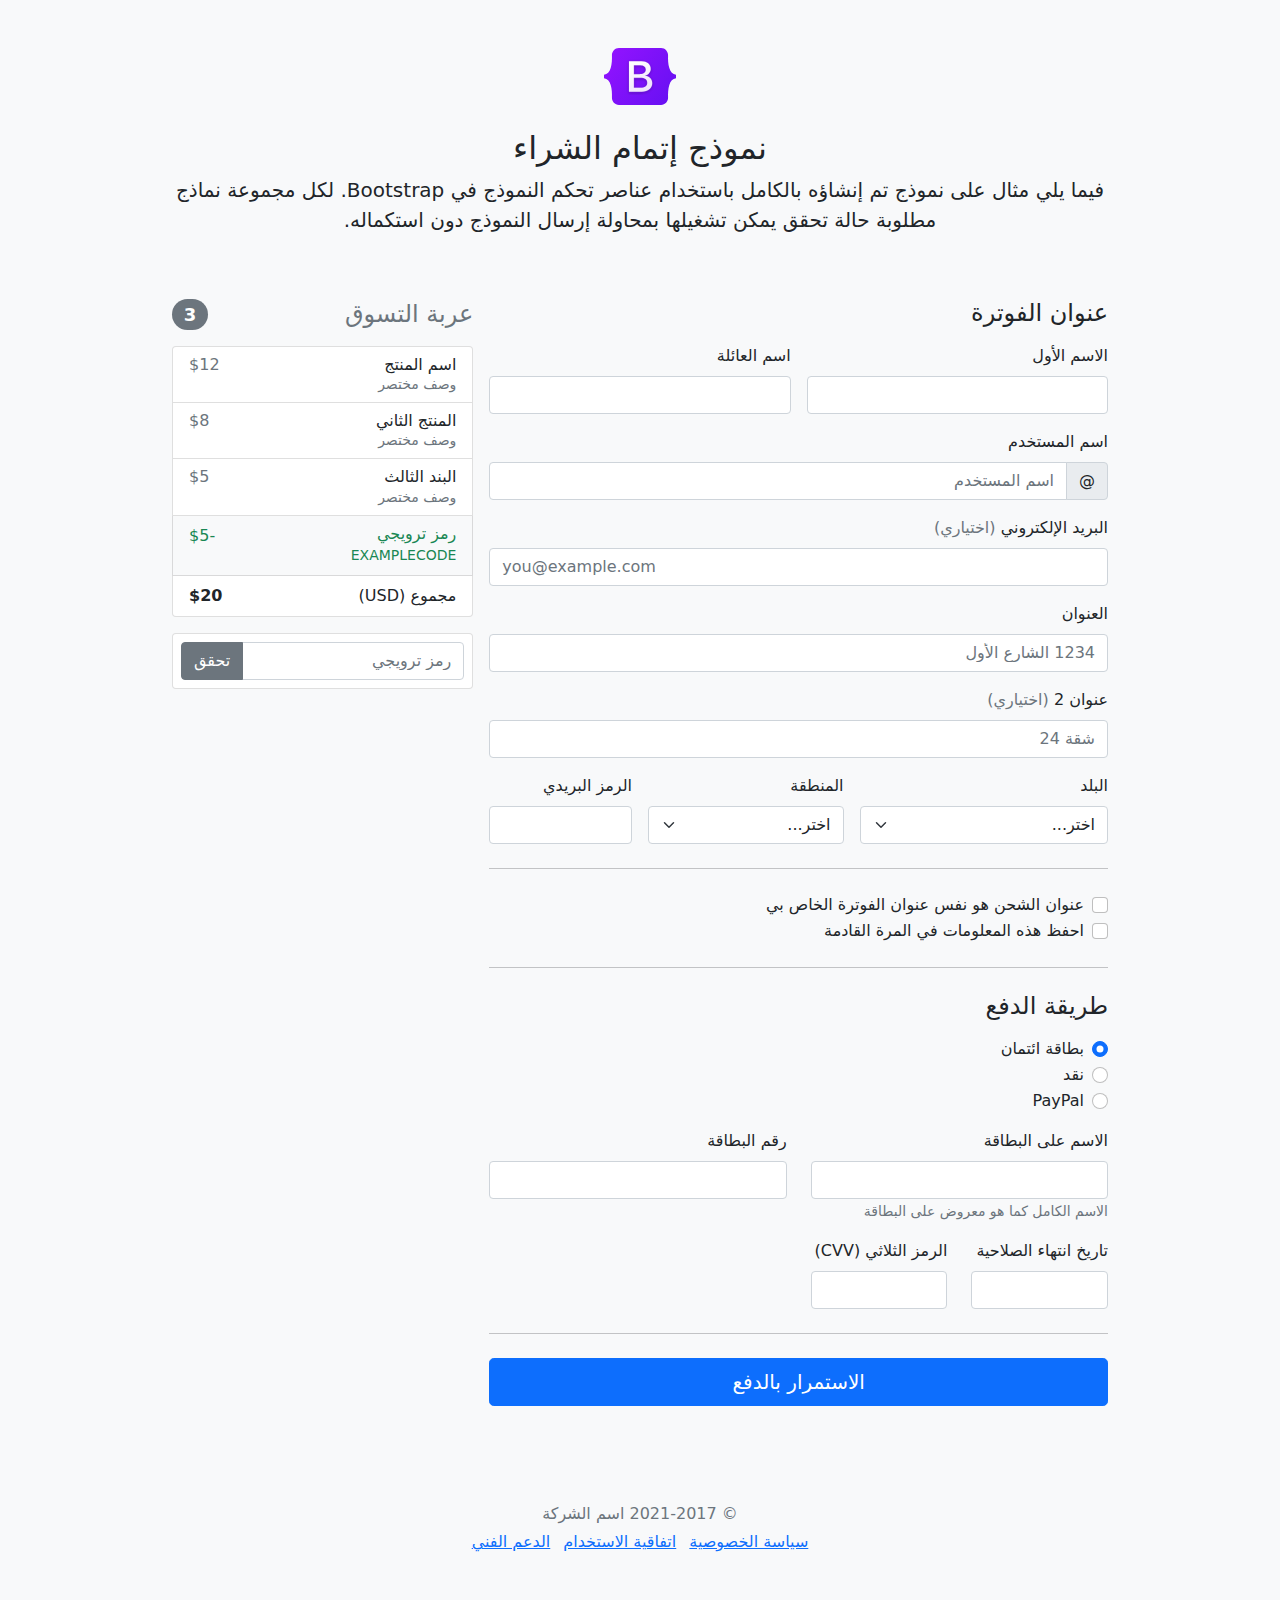
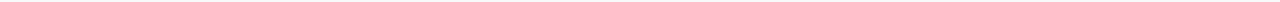
<file: bootstrap-5.1.3-examples/checkout-rtl/index.html>
<!doctype html>
<html lang="ar" dir="rtl">
  <head>
    <meta charset="utf-8">
    <meta name="viewport" content="width=device-width, initial-scale=1">
    <meta name="description" content="">
    <meta name="author" content="Mark Otto, Jacob Thornton, and Bootstrap contributors">
    <meta name="generator" content="Hugo 0.88.1">
    <title>مثال إتمام الشراء · Bootstrap v5.1</title>

    <link rel="canonical" href="https://getbootstrap.com/docs/5.1/examples/checkout-rtl/">

    

    <!-- Bootstrap core CSS -->
<link href="../assets/dist/css/bootstrap.rtl.min.css" rel="stylesheet">

    <style>
      .bd-placeholder-img {
        font-size: 1.125rem;
        text-anchor: middle;
        -webkit-user-select: none;
        -moz-user-select: none;
        user-select: none;
      }

      @media (min-width: 768px) {
        .bd-placeholder-img-lg {
          font-size: 3.5rem;
        }
      }
    </style>

    
    <!-- Custom styles for this template -->
    <link href="../checkout/form-validation.css" rel="stylesheet">
  </head>
  <body class="bg-light">
    
<div class="container">
  <main>
    <div class="py-5 text-center">
      <img class="d-block mx-auto mb-4" src="../assets/brand/bootstrap-logo.svg" alt="" width="72" height="57">
      <h2>نموذج إتمام الشراء</h2>
      <p class="lead">فيما يلي مثال على نموذج تم إنشاؤه بالكامل باستخدام عناصر تحكم النموذج في Bootstrap. لكل مجموعة نماذج مطلوبة حالة تحقق يمكن تشغيلها بمحاولة إرسال النموذج دون استكماله.</p>
    </div>

    <div class="row g-3">
      <div class="col-md-5 col-lg-4 order-md-last">
        <h4 class="d-flex justify-content-between align-items-center mb-3">
          <span class="text-muted">عربة التسوق</span>
          <span class="badge bg-secondary rounded-pill">3</span>
        </h4>
        <ul class="list-group mb-3">
          <li class="list-group-item d-flex justify-content-between lh-sm">
            <div>
              <h6 class="my-0">اسم المنتج</h6>
              <small class="text-muted">وصف مختصر</small>
            </div>
            <span class="text-muted">$12</span>
          </li>
          <li class="list-group-item d-flex justify-content-between lh-sm">
            <div>
              <h6 class="my-0">المنتج الثاني</h6>
              <small class="text-muted">وصف مختصر</small>
            </div>
            <span class="text-muted">$8</span>
          </li>
          <li class="list-group-item d-flex justify-content-between lh-sm">
            <div>
              <h6 class="my-0">البند الثالث</h6>
              <small class="text-muted">وصف مختصر</small>
            </div>
            <span class="text-muted">$5</span>
          </li>
          <li class="list-group-item d-flex justify-content-between bg-light">
            <div class="text-success">
              <h6 class="my-0">رمز ترويجي</h6>
              <small>EXAMPLECODE</small>
            </div>
            <span class="text-success">-$5</span>
          </li>
          <li class="list-group-item d-flex justify-content-between">
            <span>مجموع (USD)</span>
            <strong>$20</strong>
          </li>
        </ul>

        <form class="card p-2">
          <div class="input-group">
            <input type="text" class="form-control" placeholder="رمز ترويجي">
            <button type="submit" class="btn btn-secondary">تحقق</button>
          </div>
        </form>
      </div>
      <div class="col-md-7 col-lg-8">
        <h4 class="mb-3">عنوان الفوترة</h4>
        <form class="needs-validation" novalidate>
          <div class="row g-3">
            <div class="col-sm-6">
              <label for="firstName" class="form-label">الاسم الأول</label>
              <input type="text" class="form-control" id="firstName" placeholder="" value="" required>
              <div class="invalid-feedback">
                يرجى إدخال اسم أول صحيح.
              </div>
            </div>

            <div class="col-sm-6">
              <label for="lastName" class="form-label">اسم العائلة</label>
              <input type="text" class="form-control" id="lastName" placeholder="" value="" required>
              <div class="invalid-feedback">
                يرجى إدخال اسم عائلة صحيح.
              </div>
            </div>

            <div class="col-12">
              <label for="username" class="form-label">اسم المستخدم</label>
              <div class="input-group has-validation">
                <span class="input-group-text">@</span>
                <input type="text" class="form-control" id="username" placeholder="اسم المستخدم" required>
              <div class="invalid-feedback">
                اسم المستخدم الخاص بك مطلوب.
                </div>
              </div>
            </div>

            <div class="col-12">
              <label for="email" class="form-label">البريد الإلكتروني <span class="text-muted">(اختياري)</span></label>
              <input type="email" class="form-control" id="email" placeholder="you@example.com">
              <div class="invalid-feedback">
                يرجى إدخال عنوان بريد إلكتروني صحيح لتصلكم تحديثات الشحن.
              </div>
            </div>

            <div class="col-12">
              <label for="address" class="form-label">العنوان</label>
              <input type="text" class="form-control" id="address" placeholder="1234 الشارع الأول" required>
              <div class="invalid-feedback">
                يرجى إدخال عنوان الشحن الخاص بك.
              </div>
            </div>

            <div class="col-12">
              <label for="address2" class="form-label">عنوان 2 <span class="text-muted">(اختياري)</span></label>
              <input type="text" class="form-control" id="address2" placeholder="شقة 24">
            </div>

            <div class="col-md-5">
              <label for="country" class="form-label">البلد</label>
              <select class="form-select" id="country" required>
                <option value="">اختر...</option>
                <option>الولايات المتحدة الأمريكية</option>
              </select>
              <div class="invalid-feedback">
                يرجى اختيار بلد صحيح.
              </div>
            </div>

            <div class="col-md-4">
              <label for="state" class="form-label">المنطقة</label>
              <select class="form-select" id="state" required>
                <option value="">اختر...</option>
                <option>كاليفورنيا</option>
              </select>
              <div class="invalid-feedback">
                يرجى اختيار اسم منطقة صحيح.
              </div>
            </div>

            <div class="col-md-3">
              <label for="zip" class="form-label">الرمز البريدي</label>
              <input type="text" class="form-control" id="zip" placeholder="" required>
              <div class="invalid-feedback">
                الرمز البريدي مطلوب.
              </div>
            </div>
          </div>

          <hr class="my-4">

          <div class="form-check">
            <input type="checkbox" class="form-check-input" id="same-address">
            <label class="form-check-label" for="same-address">عنوان الشحن هو نفس عنوان الفوترة الخاص بي</label>
          </div>

          <div class="form-check">
            <input type="checkbox" class="form-check-input" id="save-info">
            <label class="form-check-label" for="save-info">احفظ هذه المعلومات في المرة القادمة</label>
          </div>

          <hr class="my-4">

          <h4 class="mb-3">طريقة الدفع</h4>

          <div class="my-3">
            <div class="form-check">
              <input id="credit" name="paymentMethod" type="radio" class="form-check-input" checked required>
              <label class="form-check-label" for="credit">بطاقة ائتمان</label>
            </div>
            <div class="form-check">
              <input id="cash" name="paymentMethod" type="radio" class="form-check-input" required>
              <label class="form-check-label" for="cash">نقد</label>
            </div>
            <div class="form-check">
              <input id="paypal" name="paymentMethod" type="radio" class="form-check-input" required>
              <label class="form-check-label" for="paypal">PayPal</label>
            </div>
          </div>

          <div class="row gy-3">
            <div class="col-md-6">
              <label for="cc-name" class="form-label">الاسم على البطاقة</label>
              <input type="text" class="form-control" id="cc-name" placeholder="" required>
              <small class="text-muted">الاسم الكامل كما هو معروض على البطاقة</small>
              <div class="invalid-feedback">
                الاسم على البطاقة مطلوب
              </div>
            </div>

            <div class="col-md-6">
              <label for="cc-number" class="form-label">رقم البطاقة</label>
              <input type="text" class="form-control" id="cc-number" placeholder="" required>
              <div class="invalid-feedback">
                رقم بطاقة الائتمان مطلوب
              </div>
            </div>

            <div class="col-md-3">
              <label for="cc-expiration" class="form-label">تاريخ انتهاء الصلاحية</label>
              <input type="text" class="form-control" id="cc-expiration" placeholder="" required>
              <div class="invalid-feedback">
                تاريخ انتهاء الصلاحية مطلوب
              </div>
            </div>

            <div class="col-md-3">
              <label for="cc-cvv" class="form-label">الرمز الثلاثي (CVV)</label>
              <input type="text" class="form-control" id="cc-cvv" placeholder="" required>
              <div class="invalid-feedback">
                رمز الحماية مطلوب
              </div>
            </div>
          </div>

          <hr class="my-4">

          <button class="w-100 btn btn-primary btn-lg" type="submit">الاستمرار بالدفع</button>
        </form>
      </div>
    </div>
  </main>
  <footer class="my-5 pt-5 text-muted text-center text-small">
    <p class="mb-1">&copy; 2021-2017 اسم الشركة</p>
    <ul class="list-inline">
      <li class="list-inline-item"><a href="#">سياسة الخصوصية</a></li>
      <li class="list-inline-item"><a href="#">اتفاقية الاستخدام</a></li>
      <li class="list-inline-item"><a href="#">الدعم الفني</a></li>
    </ul>
  </footer>
</div>


    <script src="../assets/dist/js/bootstrap.bundle.min.js"></script>

      <script src="../checkout/form-validation.js"></script>
  </body>
</html>
</file>
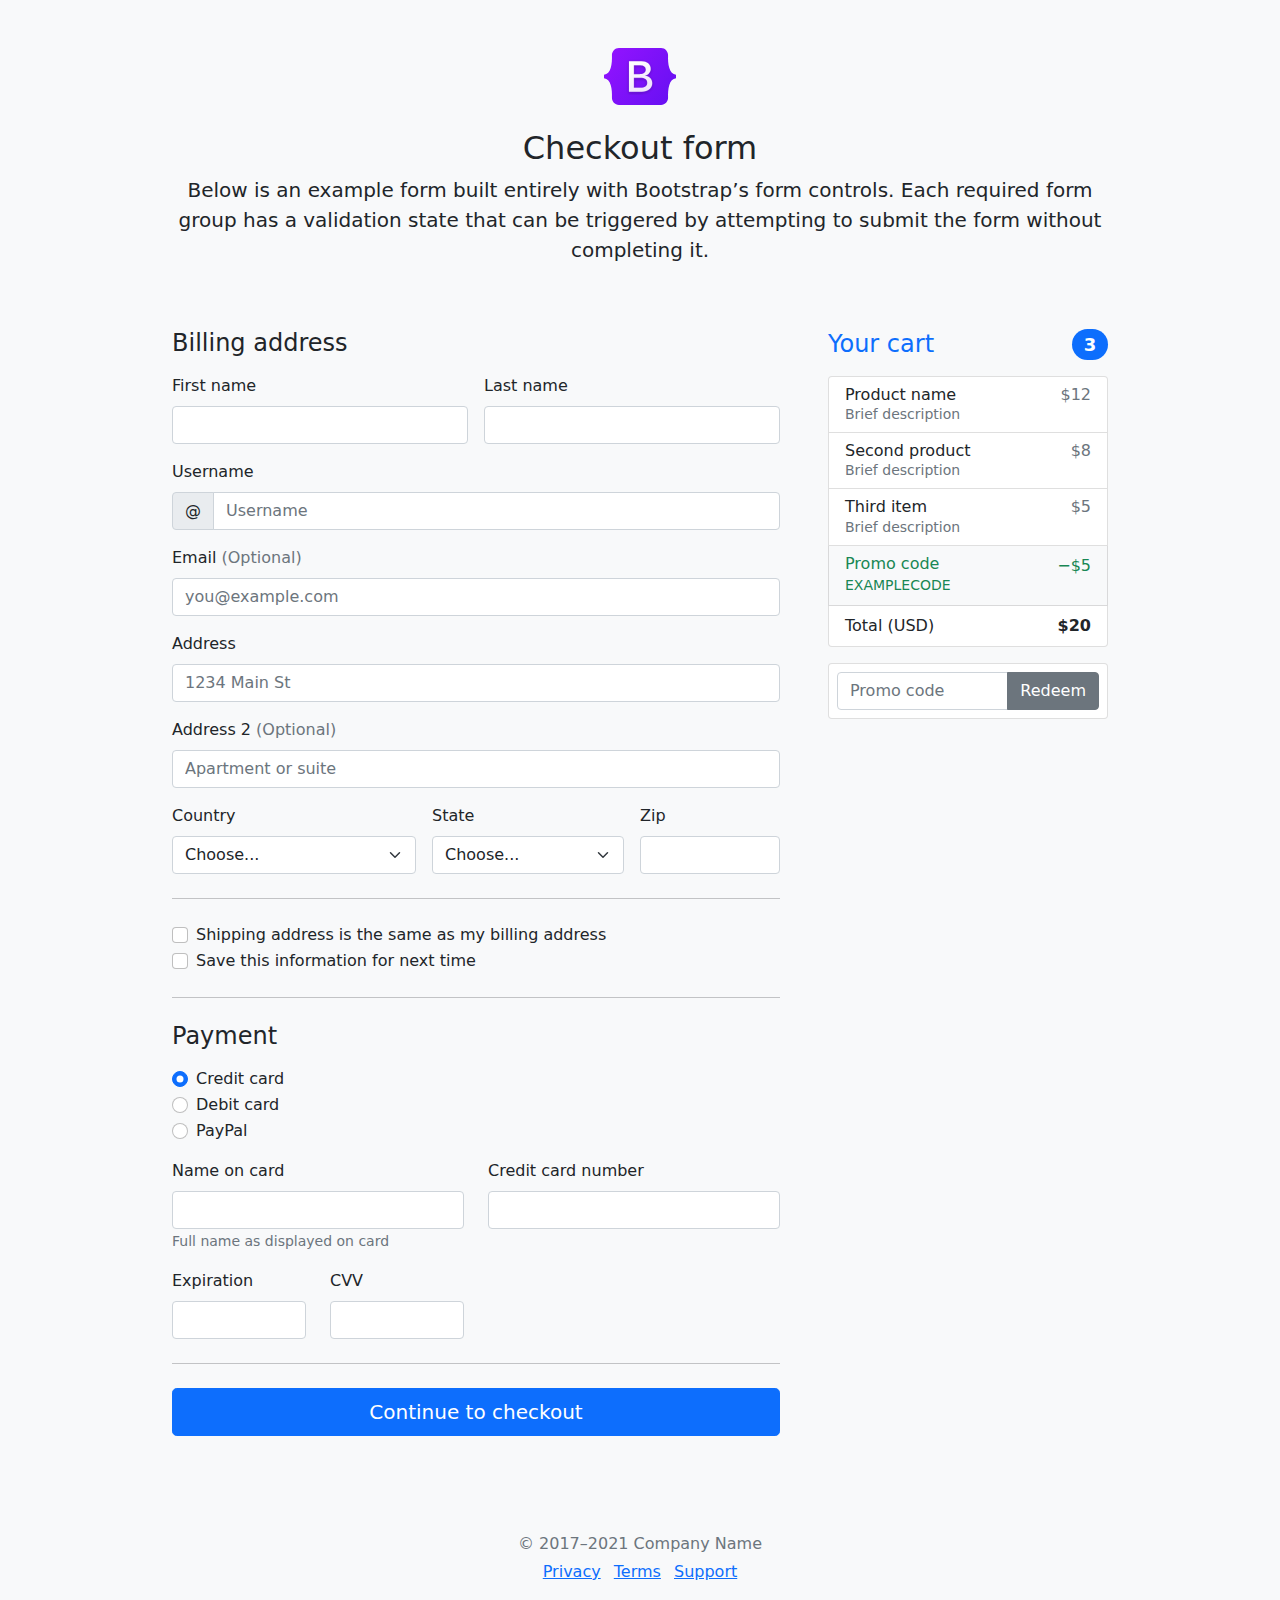
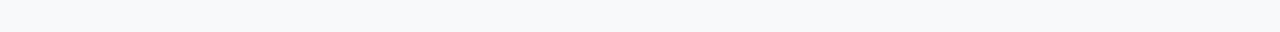
<file: bootstrap-5.1.3-examples/checkout/index.html>
<!doctype html>
<html lang="en">
  <head>
    <meta charset="utf-8">
    <meta name="viewport" content="width=device-width, initial-scale=1">
    <meta name="description" content="">
    <meta name="author" content="Mark Otto, Jacob Thornton, and Bootstrap contributors">
    <meta name="generator" content="Hugo 0.88.1">
    <title>Checkout example · Bootstrap v5.1</title>

    <link rel="canonical" href="https://getbootstrap.com/docs/5.1/examples/checkout/">

    

    <!-- Bootstrap core CSS -->
<link href="../assets/dist/css/bootstrap.min.css" rel="stylesheet">

    <style>
      .bd-placeholder-img {
        font-size: 1.125rem;
        text-anchor: middle;
        -webkit-user-select: none;
        -moz-user-select: none;
        user-select: none;
      }

      @media (min-width: 768px) {
        .bd-placeholder-img-lg {
          font-size: 3.5rem;
        }
      }
    </style>

    
    <!-- Custom styles for this template -->
    <link href="form-validation.css" rel="stylesheet">
  </head>
  <body class="bg-light">
    
<div class="container">
  <main>
    <div class="py-5 text-center">
      <img class="d-block mx-auto mb-4" src="../assets/brand/bootstrap-logo.svg" alt="" width="72" height="57">
      <h2>Checkout form</h2>
      <p class="lead">Below is an example form built entirely with Bootstrap’s form controls. Each required form group has a validation state that can be triggered by attempting to submit the form without completing it.</p>
    </div>

    <div class="row g-5">
      <div class="col-md-5 col-lg-4 order-md-last">
        <h4 class="d-flex justify-content-between align-items-center mb-3">
          <span class="text-primary">Your cart</span>
          <span class="badge bg-primary rounded-pill">3</span>
        </h4>
        <ul class="list-group mb-3">
          <li class="list-group-item d-flex justify-content-between lh-sm">
            <div>
              <h6 class="my-0">Product name</h6>
              <small class="text-muted">Brief description</small>
            </div>
            <span class="text-muted">$12</span>
          </li>
          <li class="list-group-item d-flex justify-content-between lh-sm">
            <div>
              <h6 class="my-0">Second product</h6>
              <small class="text-muted">Brief description</small>
            </div>
            <span class="text-muted">$8</span>
          </li>
          <li class="list-group-item d-flex justify-content-between lh-sm">
            <div>
              <h6 class="my-0">Third item</h6>
              <small class="text-muted">Brief description</small>
            </div>
            <span class="text-muted">$5</span>
          </li>
          <li class="list-group-item d-flex justify-content-between bg-light">
            <div class="text-success">
              <h6 class="my-0">Promo code</h6>
              <small>EXAMPLECODE</small>
            </div>
            <span class="text-success">−$5</span>
          </li>
          <li class="list-group-item d-flex justify-content-between">
            <span>Total (USD)</span>
            <strong>$20</strong>
          </li>
        </ul>

        <form class="card p-2">
          <div class="input-group">
            <input type="text" class="form-control" placeholder="Promo code">
            <button type="submit" class="btn btn-secondary">Redeem</button>
          </div>
        </form>
      </div>
      <div class="col-md-7 col-lg-8">
        <h4 class="mb-3">Billing address</h4>
        <form class="needs-validation" novalidate>
          <div class="row g-3">
            <div class="col-sm-6">
              <label for="firstName" class="form-label">First name</label>
              <input type="text" class="form-control" id="firstName" placeholder="" value="" required>
              <div class="invalid-feedback">
                Valid first name is required.
              </div>
            </div>

            <div class="col-sm-6">
              <label for="lastName" class="form-label">Last name</label>
              <input type="text" class="form-control" id="lastName" placeholder="" value="" required>
              <div class="invalid-feedback">
                Valid last name is required.
              </div>
            </div>

            <div class="col-12">
              <label for="username" class="form-label">Username</label>
              <div class="input-group has-validation">
                <span class="input-group-text">@</span>
                <input type="text" class="form-control" id="username" placeholder="Username" required>
              <div class="invalid-feedback">
                  Your username is required.
                </div>
              </div>
            </div>

            <div class="col-12">
              <label for="email" class="form-label">Email <span class="text-muted">(Optional)</span></label>
              <input type="email" class="form-control" id="email" placeholder="you@example.com">
              <div class="invalid-feedback">
                Please enter a valid email address for shipping updates.
              </div>
            </div>

            <div class="col-12">
              <label for="address" class="form-label">Address</label>
              <input type="text" class="form-control" id="address" placeholder="1234 Main St" required>
              <div class="invalid-feedback">
                Please enter your shipping address.
              </div>
            </div>

            <div class="col-12">
              <label for="address2" class="form-label">Address 2 <span class="text-muted">(Optional)</span></label>
              <input type="text" class="form-control" id="address2" placeholder="Apartment or suite">
            </div>

            <div class="col-md-5">
              <label for="country" class="form-label">Country</label>
              <select class="form-select" id="country" required>
                <option value="">Choose...</option>
                <option>United States</option>
              </select>
              <div class="invalid-feedback">
                Please select a valid country.
              </div>
            </div>

            <div class="col-md-4">
              <label for="state" class="form-label">State</label>
              <select class="form-select" id="state" required>
                <option value="">Choose...</option>
                <option>California</option>
              </select>
              <div class="invalid-feedback">
                Please provide a valid state.
              </div>
            </div>

            <div class="col-md-3">
              <label for="zip" class="form-label">Zip</label>
              <input type="text" class="form-control" id="zip" placeholder="" required>
              <div class="invalid-feedback">
                Zip code required.
              </div>
            </div>
          </div>

          <hr class="my-4">

          <div class="form-check">
            <input type="checkbox" class="form-check-input" id="same-address">
            <label class="form-check-label" for="same-address">Shipping address is the same as my billing address</label>
          </div>

          <div class="form-check">
            <input type="checkbox" class="form-check-input" id="save-info">
            <label class="form-check-label" for="save-info">Save this information for next time</label>
          </div>

          <hr class="my-4">

          <h4 class="mb-3">Payment</h4>

          <div class="my-3">
            <div class="form-check">
              <input id="credit" name="paymentMethod" type="radio" class="form-check-input" checked required>
              <label class="form-check-label" for="credit">Credit card</label>
            </div>
            <div class="form-check">
              <input id="debit" name="paymentMethod" type="radio" class="form-check-input" required>
              <label class="form-check-label" for="debit">Debit card</label>
            </div>
            <div class="form-check">
              <input id="paypal" name="paymentMethod" type="radio" class="form-check-input" required>
              <label class="form-check-label" for="paypal">PayPal</label>
            </div>
          </div>

          <div class="row gy-3">
            <div class="col-md-6">
              <label for="cc-name" class="form-label">Name on card</label>
              <input type="text" class="form-control" id="cc-name" placeholder="" required>
              <small class="text-muted">Full name as displayed on card</small>
              <div class="invalid-feedback">
                Name on card is required
              </div>
            </div>

            <div class="col-md-6">
              <label for="cc-number" class="form-label">Credit card number</label>
              <input type="text" class="form-control" id="cc-number" placeholder="" required>
              <div class="invalid-feedback">
                Credit card number is required
              </div>
            </div>

            <div class="col-md-3">
              <label for="cc-expiration" class="form-label">Expiration</label>
              <input type="text" class="form-control" id="cc-expiration" placeholder="" required>
              <div class="invalid-feedback">
                Expiration date required
              </div>
            </div>

            <div class="col-md-3">
              <label for="cc-cvv" class="form-label">CVV</label>
              <input type="text" class="form-control" id="cc-cvv" placeholder="" required>
              <div class="invalid-feedback">
                Security code required
              </div>
            </div>
          </div>

          <hr class="my-4">

          <button class="w-100 btn btn-primary btn-lg" type="submit">Continue to checkout</button>
        </form>
      </div>
    </div>
  </main>

  <footer class="my-5 pt-5 text-muted text-center text-small">
    <p class="mb-1">&copy; 2017–2021 Company Name</p>
    <ul class="list-inline">
      <li class="list-inline-item"><a href="#">Privacy</a></li>
      <li class="list-inline-item"><a href="#">Terms</a></li>
      <li class="list-inline-item"><a href="#">Support</a></li>
    </ul>
  </footer>
</div>


    <script src="../assets/dist/js/bootstrap.bundle.min.js"></script>

      <script src="form-validation.js"></script>
  </body>
</html>
</file>
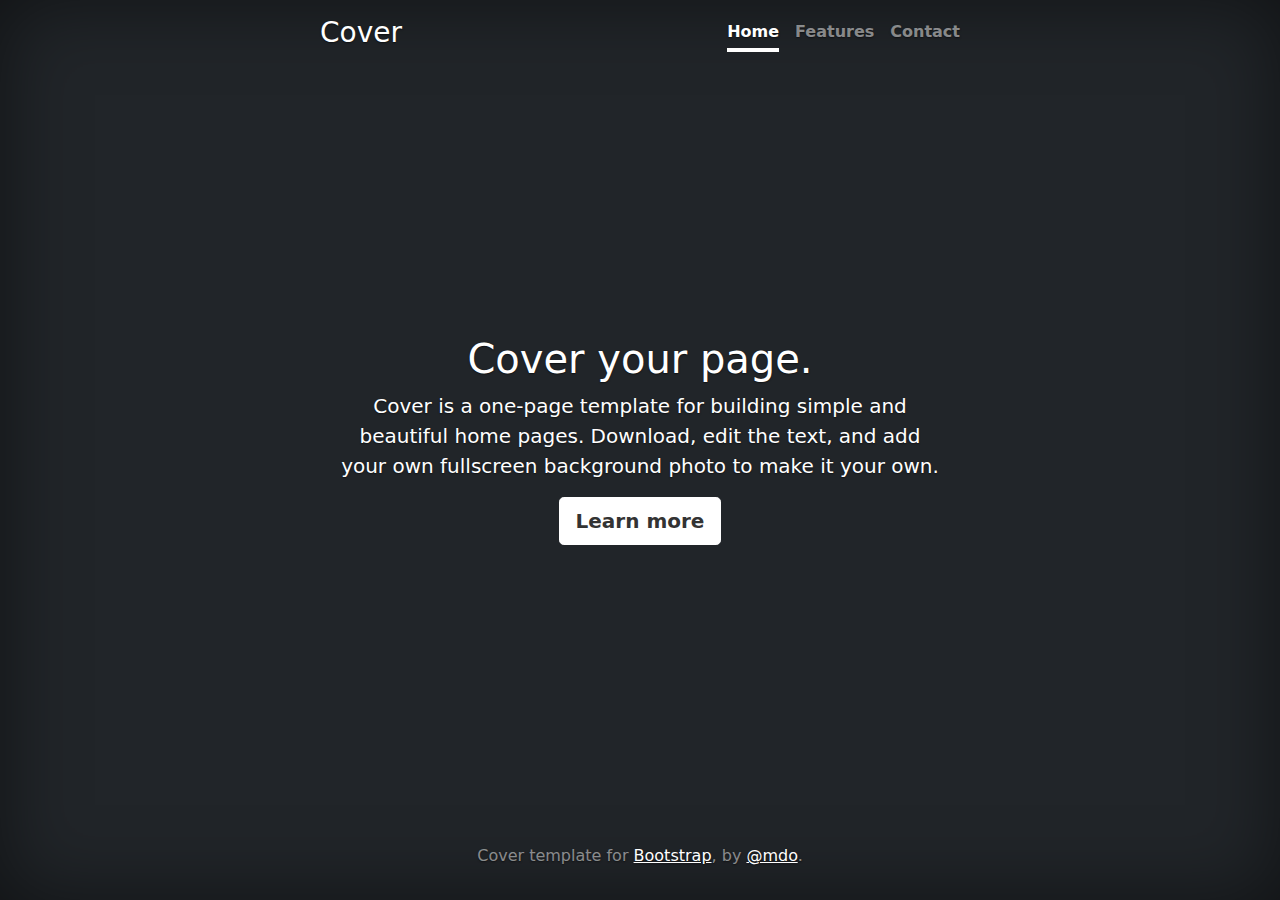
<file: bootstrap-5.1.3-examples/cover/index.html>
<!doctype html>
<html lang="en" class="h-100">
  <head>
    <meta charset="utf-8">
    <meta name="viewport" content="width=device-width, initial-scale=1">
    <meta name="description" content="">
    <meta name="author" content="Mark Otto, Jacob Thornton, and Bootstrap contributors">
    <meta name="generator" content="Hugo 0.88.1">
    <title>Cover Template · Bootstrap v5.1</title>

    <link rel="canonical" href="https://getbootstrap.com/docs/5.1/examples/cover/">

    

    <!-- Bootstrap core CSS -->
<link href="../assets/dist/css/bootstrap.min.css" rel="stylesheet">

    <style>
      .bd-placeholder-img {
        font-size: 1.125rem;
        text-anchor: middle;
        -webkit-user-select: none;
        -moz-user-select: none;
        user-select: none;
      }

      @media (min-width: 768px) {
        .bd-placeholder-img-lg {
          font-size: 3.5rem;
        }
      }
    </style>

    
    <!-- Custom styles for this template -->
    <link href="cover.css" rel="stylesheet">
  </head>
  <body class="d-flex h-100 text-center text-white bg-dark">
    
<div class="cover-container d-flex w-100 h-100 p-3 mx-auto flex-column">
  <header class="mb-auto">
    <div>
      <h3 class="float-md-start mb-0">Cover</h3>
      <nav class="nav nav-masthead justify-content-center float-md-end">
        <a class="nav-link active" aria-current="page" href="#">Home</a>
        <a class="nav-link" href="#">Features</a>
        <a class="nav-link" href="#">Contact</a>
      </nav>
    </div>
  </header>

  <main class="px-3">
    <h1>Cover your page.</h1>
    <p class="lead">Cover is a one-page template for building simple and beautiful home pages. Download, edit the text, and add your own fullscreen background photo to make it your own.</p>
    <p class="lead">
      <a href="#" class="btn btn-lg btn-secondary fw-bold border-white bg-white">Learn more</a>
    </p>
  </main>

  <footer class="mt-auto text-white-50">
    <p>Cover template for <a href="https://getbootstrap.com/" class="text-white">Bootstrap</a>, by <a href="https://twitter.com/mdo" class="text-white">@mdo</a>.</p>
  </footer>
</div>


    
  </body>
</html>
</file>
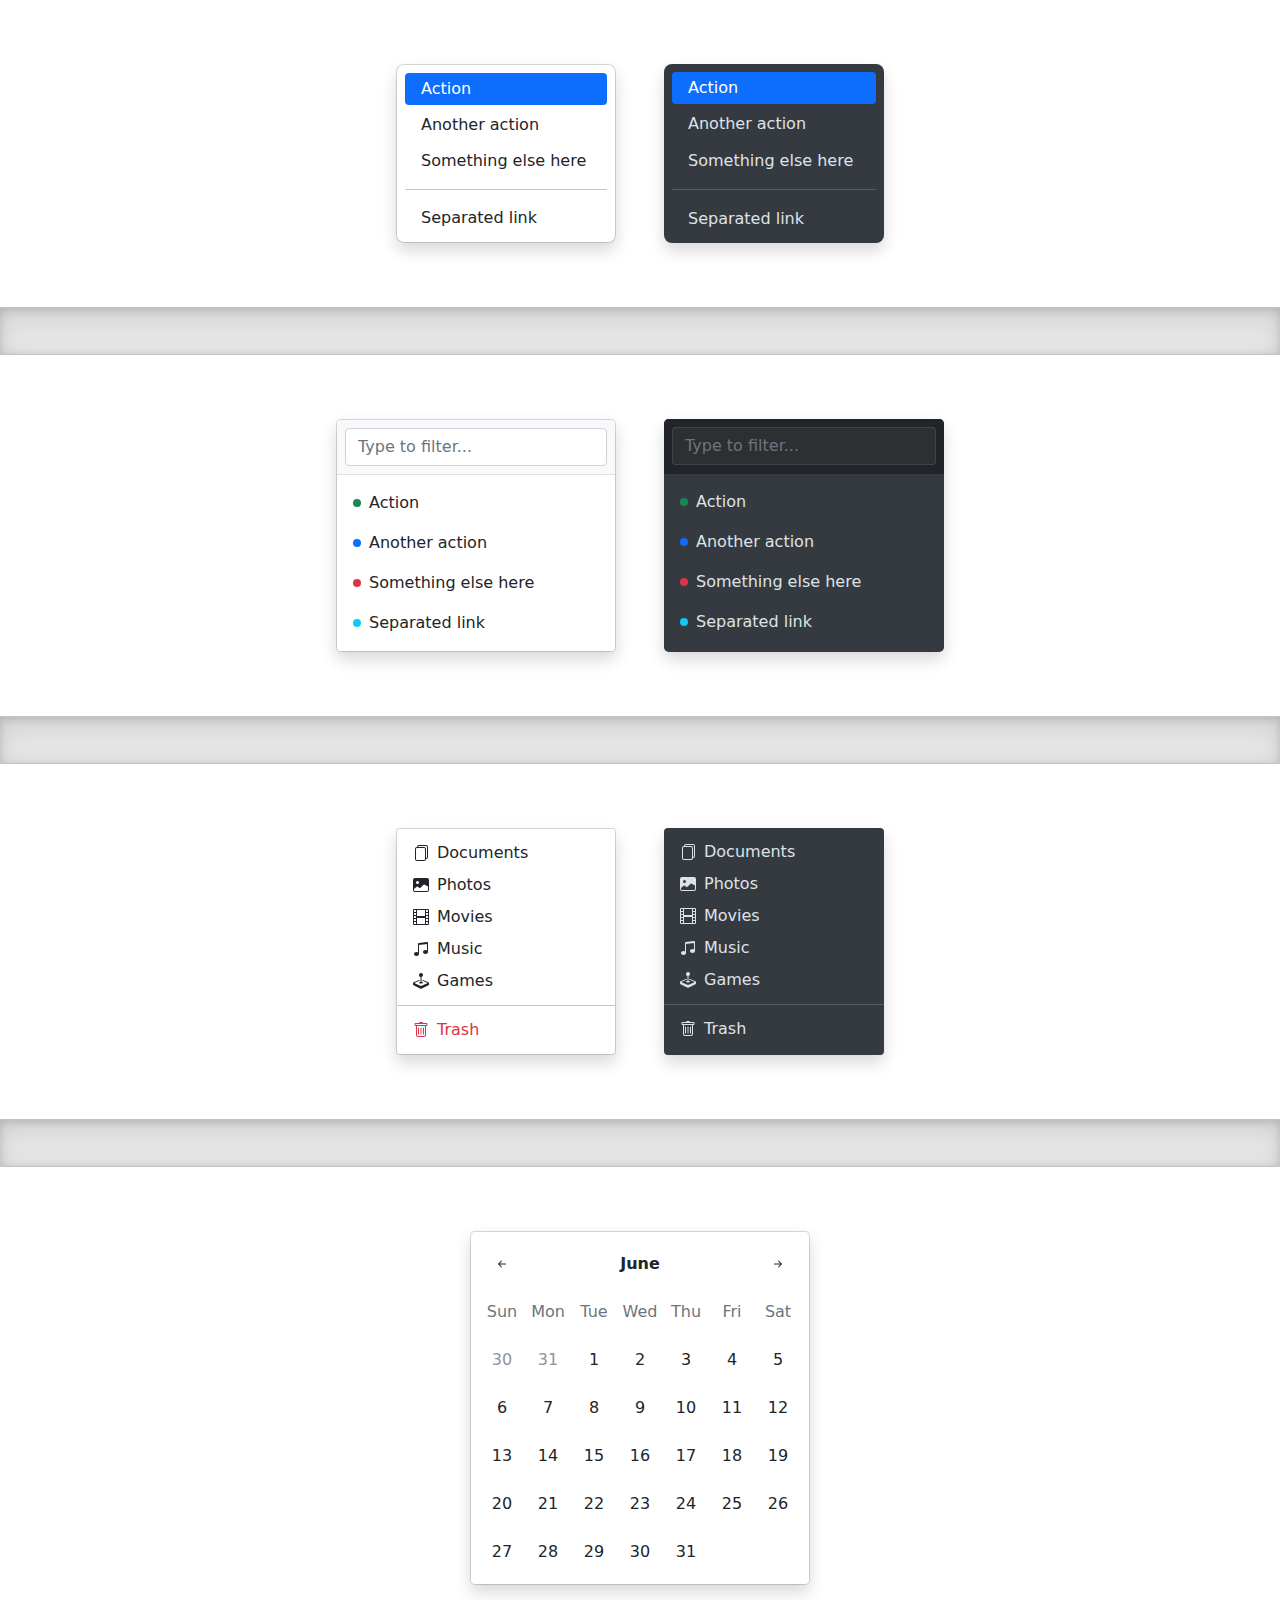
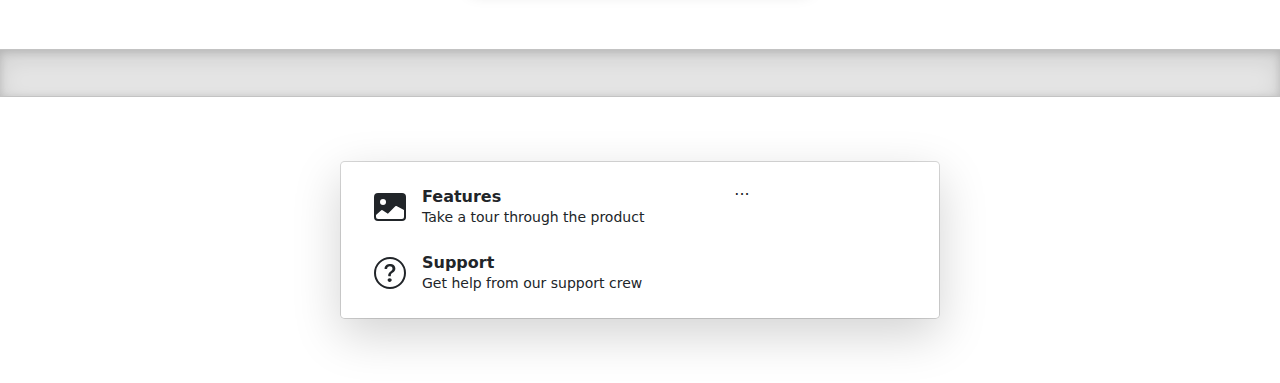
<file: bootstrap-5.1.3-examples/dropdowns/index.html>
<!doctype html>
<html lang="en">
  <head>
    <meta charset="utf-8">
    <meta name="viewport" content="width=device-width, initial-scale=1">
    <meta name="description" content="">
    <meta name="author" content="Mark Otto, Jacob Thornton, and Bootstrap contributors">
    <meta name="generator" content="Hugo 0.88.1">
    <title>Dropdowns · Bootstrap v5.1</title>

    <link rel="canonical" href="https://getbootstrap.com/docs/5.1/examples/dropdowns/">

    

    <!-- Bootstrap core CSS -->
<link href="../assets/dist/css/bootstrap.min.css" rel="stylesheet">

    <style>
      .bd-placeholder-img {
        font-size: 1.125rem;
        text-anchor: middle;
        -webkit-user-select: none;
        -moz-user-select: none;
        user-select: none;
      }

      @media (min-width: 768px) {
        .bd-placeholder-img-lg {
          font-size: 3.5rem;
        }
      }
    </style>

    
    <!-- Custom styles for this template -->
    <link href="dropdowns.css" rel="stylesheet">
  </head>
  <body>
    
<svg xmlns="http://www.w3.org/2000/svg" style="display: none;">
  <symbol id="bootstrap" viewBox="0 0 118 94">
    <title>Bootstrap</title>
    <path fill-rule="evenodd" clip-rule="evenodd" d="M24.509 0c-6.733 0-11.715 5.893-11.492 12.284.214 6.14-.064 14.092-2.066 20.577C8.943 39.365 5.547 43.485 0 44.014v5.972c5.547.529 8.943 4.649 10.951 11.153 2.002 6.485 2.28 14.437 2.066 20.577C12.794 88.106 17.776 94 24.51 94H93.5c6.733 0 11.714-5.893 11.491-12.284-.214-6.14.064-14.092 2.066-20.577 2.009-6.504 5.396-10.624 10.943-11.153v-5.972c-5.547-.529-8.934-4.649-10.943-11.153-2.002-6.484-2.28-14.437-2.066-20.577C105.214 5.894 100.233 0 93.5 0H24.508zM80 57.863C80 66.663 73.436 72 62.543 72H44a2 2 0 01-2-2V24a2 2 0 012-2h18.437c9.083 0 15.044 4.92 15.044 12.474 0 5.302-4.01 10.049-9.119 10.88v.277C75.317 46.394 80 51.21 80 57.863zM60.521 28.34H49.948v14.934h8.905c6.884 0 10.68-2.772 10.68-7.727 0-4.643-3.264-7.207-9.012-7.207zM49.948 49.2v16.458H60.91c7.167 0 10.964-2.876 10.964-8.281 0-5.406-3.903-8.178-11.425-8.178H49.948z"></path>
  </symbol>

  <symbol id="exclamation-triangle-fill" viewBox="0 0 16 16">
    <path d="M8.982 1.566a1.13 1.13 0 0 0-1.96 0L.165 13.233c-.457.778.091 1.767.98 1.767h13.713c.889 0 1.438-.99.98-1.767L8.982 1.566zM8 5c.535 0 .954.462.9.995l-.35 3.507a.552.552 0 0 1-1.1 0L7.1 5.995A.905.905 0 0 1 8 5zm.002 6a1 1 0 1 1 0 2 1 1 0 0 1 0-2z"/>
  </symbol>

  <symbol id="check2" viewBox="0 0 16 16">
    <path d="M13.854 3.646a.5.5 0 0 1 0 .708l-7 7a.5.5 0 0 1-.708 0l-3.5-3.5a.5.5 0 1 1 .708-.708L6.5 10.293l6.646-6.647a.5.5 0 0 1 .708 0z"/>
  </symbol>

  <symbol id="check2-circle" viewBox="0 0 16 16">
    <path d="M2.5 8a5.5 5.5 0 0 1 8.25-4.764.5.5 0 0 0 .5-.866A6.5 6.5 0 1 0 14.5 8a.5.5 0 0 0-1 0 5.5 5.5 0 1 1-11 0z"/>
    <path d="M15.354 3.354a.5.5 0 0 0-.708-.708L8 9.293 5.354 6.646a.5.5 0 1 0-.708.708l3 3a.5.5 0 0 0 .708 0l7-7z"/>
  </symbol>

  <symbol id="bookmark-star" viewBox="0 0 16 16">
    <path d="M7.84 4.1a.178.178 0 0 1 .32 0l.634 1.285a.178.178 0 0 0 .134.098l1.42.206c.145.021.204.2.098.303L9.42 6.993a.178.178 0 0 0-.051.158l.242 1.414a.178.178 0 0 1-.258.187l-1.27-.668a.178.178 0 0 0-.165 0l-1.27.668a.178.178 0 0 1-.257-.187l.242-1.414a.178.178 0 0 0-.05-.158l-1.03-1.001a.178.178 0 0 1 .098-.303l1.42-.206a.178.178 0 0 0 .134-.098L7.84 4.1z"/>
    <path d="M2 2a2 2 0 0 1 2-2h8a2 2 0 0 1 2 2v13.5a.5.5 0 0 1-.777.416L8 13.101l-5.223 2.815A.5.5 0 0 1 2 15.5V2zm2-1a1 1 0 0 0-1 1v12.566l4.723-2.482a.5.5 0 0 1 .554 0L13 14.566V2a1 1 0 0 0-1-1H4z"/>
  </symbol>

  <symbol id="grid-fill" viewBox="0 0 16 16">
    <path d="M1 2.5A1.5 1.5 0 0 1 2.5 1h3A1.5 1.5 0 0 1 7 2.5v3A1.5 1.5 0 0 1 5.5 7h-3A1.5 1.5 0 0 1 1 5.5v-3zm8 0A1.5 1.5 0 0 1 10.5 1h3A1.5 1.5 0 0 1 15 2.5v3A1.5 1.5 0 0 1 13.5 7h-3A1.5 1.5 0 0 1 9 5.5v-3zm-8 8A1.5 1.5 0 0 1 2.5 9h3A1.5 1.5 0 0 1 7 10.5v3A1.5 1.5 0 0 1 5.5 15h-3A1.5 1.5 0 0 1 1 13.5v-3zm8 0A1.5 1.5 0 0 1 10.5 9h3a1.5 1.5 0 0 1 1.5 1.5v3a1.5 1.5 0 0 1-1.5 1.5h-3A1.5 1.5 0 0 1 9 13.5v-3z"/>
  </symbol>

  <symbol id="stars" viewBox="0 0 16 16">
    <path d="M7.657 6.247c.11-.33.576-.33.686 0l.645 1.937a2.89 2.89 0 0 0 1.829 1.828l1.936.645c.33.11.33.576 0 .686l-1.937.645a2.89 2.89 0 0 0-1.828 1.829l-.645 1.936a.361.361 0 0 1-.686 0l-.645-1.937a2.89 2.89 0 0 0-1.828-1.828l-1.937-.645a.361.361 0 0 1 0-.686l1.937-.645a2.89 2.89 0 0 0 1.828-1.828l.645-1.937zM3.794 1.148a.217.217 0 0 1 .412 0l.387 1.162c.173.518.579.924 1.097 1.097l1.162.387a.217.217 0 0 1 0 .412l-1.162.387A1.734 1.734 0 0 0 4.593 5.69l-.387 1.162a.217.217 0 0 1-.412 0L3.407 5.69A1.734 1.734 0 0 0 2.31 4.593l-1.162-.387a.217.217 0 0 1 0-.412l1.162-.387A1.734 1.734 0 0 0 3.407 2.31l.387-1.162zM10.863.099a.145.145 0 0 1 .274 0l.258.774c.115.346.386.617.732.732l.774.258a.145.145 0 0 1 0 .274l-.774.258a1.156 1.156 0 0 0-.732.732l-.258.774a.145.145 0 0 1-.274 0l-.258-.774a1.156 1.156 0 0 0-.732-.732L9.1 2.137a.145.145 0 0 1 0-.274l.774-.258c.346-.115.617-.386.732-.732L10.863.1z"/>
  </symbol>

  <symbol id="film" viewBox="0 0 16 16">
    <path d="M0 1a1 1 0 0 1 1-1h14a1 1 0 0 1 1 1v14a1 1 0 0 1-1 1H1a1 1 0 0 1-1-1V1zm4 0v6h8V1H4zm8 8H4v6h8V9zM1 1v2h2V1H1zm2 3H1v2h2V4zM1 7v2h2V7H1zm2 3H1v2h2v-2zm-2 3v2h2v-2H1zM15 1h-2v2h2V1zm-2 3v2h2V4h-2zm2 3h-2v2h2V7zm-2 3v2h2v-2h-2zm2 3h-2v2h2v-2z"/>
  </symbol>

  <symbol id="joystick" viewBox="0 0 16 16">
    <path d="M10 2a2 2 0 0 1-1.5 1.937v5.087c.863.083 1.5.377 1.5.726 0 .414-.895.75-2 .75s-2-.336-2-.75c0-.35.637-.643 1.5-.726V3.937A2 2 0 1 1 10 2z"/>
    <path d="M0 9.665v1.717a1 1 0 0 0 .553.894l6.553 3.277a2 2 0 0 0 1.788 0l6.553-3.277a1 1 0 0 0 .553-.894V9.665c0-.1-.06-.19-.152-.23L9.5 6.715v.993l5.227 2.178a.125.125 0 0 1 .001.23l-5.94 2.546a2 2 0 0 1-1.576 0l-5.94-2.546a.125.125 0 0 1 .001-.23L6.5 7.708l-.013-.988L.152 9.435a.25.25 0 0 0-.152.23z"/>
  </symbol>

  <symbol id="music-note-beamed" viewBox="0 0 16 16">
    <path d="M6 13c0 1.105-1.12 2-2.5 2S1 14.105 1 13c0-1.104 1.12-2 2.5-2s2.5.896 2.5 2zm9-2c0 1.105-1.12 2-2.5 2s-2.5-.895-2.5-2 1.12-2 2.5-2 2.5.895 2.5 2z"/>
    <path fill-rule="evenodd" d="M14 11V2h1v9h-1zM6 3v10H5V3h1z"/>
    <path d="M5 2.905a1 1 0 0 1 .9-.995l8-.8a1 1 0 0 1 1.1.995V3L5 4V2.905z"/>
  </symbol>

  <symbol id="files" viewBox="0 0 16 16">
    <path d="M13 0H6a2 2 0 0 0-2 2 2 2 0 0 0-2 2v10a2 2 0 0 0 2 2h7a2 2 0 0 0 2-2 2 2 0 0 0 2-2V2a2 2 0 0 0-2-2zm0 13V4a2 2 0 0 0-2-2H5a1 1 0 0 1 1-1h7a1 1 0 0 1 1 1v10a1 1 0 0 1-1 1zM3 4a1 1 0 0 1 1-1h7a1 1 0 0 1 1 1v10a1 1 0 0 1-1 1H4a1 1 0 0 1-1-1V4z"/>
  </symbol>

  <symbol id="image-fill" viewBox="0 0 16 16">
    <path d="M.002 3a2 2 0 0 1 2-2h12a2 2 0 0 1 2 2v10a2 2 0 0 1-2 2h-12a2 2 0 0 1-2-2V3zm1 9v1a1 1 0 0 0 1 1h12a1 1 0 0 0 1-1V9.5l-3.777-1.947a.5.5 0 0 0-.577.093l-3.71 3.71-2.66-1.772a.5.5 0 0 0-.63.062L1.002 12zm5-6.5a1.5 1.5 0 1 0-3 0 1.5 1.5 0 0 0 3 0z"/>
  </symbol>

  <symbol id="trash" viewBox="0 0 16 16">
    <path d="M5.5 5.5A.5.5 0 0 1 6 6v6a.5.5 0 0 1-1 0V6a.5.5 0 0 1 .5-.5zm2.5 0a.5.5 0 0 1 .5.5v6a.5.5 0 0 1-1 0V6a.5.5 0 0 1 .5-.5zm3 .5a.5.5 0 0 0-1 0v6a.5.5 0 0 0 1 0V6z"/>
    <path fill-rule="evenodd" d="M14.5 3a1 1 0 0 1-1 1H13v9a2 2 0 0 1-2 2H5a2 2 0 0 1-2-2V4h-.5a1 1 0 0 1-1-1V2a1 1 0 0 1 1-1H6a1 1 0 0 1 1-1h2a1 1 0 0 1 1 1h3.5a1 1 0 0 1 1 1v1zM4.118 4 4 4.059V13a1 1 0 0 0 1 1h6a1 1 0 0 0 1-1V4.059L11.882 4H4.118zM2.5 3V2h11v1h-11z"/>
  </symbol>

  <symbol id="question-circle" viewBox="0 0 16 16">
    <path d="M8 15A7 7 0 1 1 8 1a7 7 0 0 1 0 14zm0 1A8 8 0 1 0 8 0a8 8 0 0 0 0 16z"/>
    <path d="M5.255 5.786a.237.237 0 0 0 .241.247h.825c.138 0 .248-.113.266-.25.09-.656.54-1.134 1.342-1.134.686 0 1.314.343 1.314 1.168 0 .635-.374.927-.965 1.371-.673.489-1.206 1.06-1.168 1.987l.003.217a.25.25 0 0 0 .25.246h.811a.25.25 0 0 0 .25-.25v-.105c0-.718.273-.927 1.01-1.486.609-.463 1.244-.977 1.244-2.056 0-1.511-1.276-2.241-2.673-2.241-1.267 0-2.655.59-2.75 2.286zm1.557 5.763c0 .533.425.927 1.01.927.609 0 1.028-.394 1.028-.927 0-.552-.42-.94-1.029-.94-.584 0-1.009.388-1.009.94z"/>
  </symbol>

  <symbol id="arrow-left-short" viewBox="0 0 16 16">
    <path fill-rule="evenodd" d="M12 8a.5.5 0 0 1-.5.5H5.707l2.147 2.146a.5.5 0 0 1-.708.708l-3-3a.5.5 0 0 1 0-.708l3-3a.5.5 0 1 1 .708.708L5.707 7.5H11.5a.5.5 0 0 1 .5.5z"/>
  </symbol>

  <symbol id="arrow-right-short" viewBox="0 0 16 16">
    <path fill-rule="evenodd" d="M4 8a.5.5 0 0 1 .5-.5h5.793L8.146 5.354a.5.5 0 1 1 .708-.708l3 3a.5.5 0 0 1 0 .708l-3 3a.5.5 0 0 1-.708-.708L10.293 8.5H4.5A.5.5 0 0 1 4 8z"/>
  </symbol>
</svg>

<div class="d-flex gap-5 justify-content-center" id="dropdownMacos">
  <ul class="dropdown-menu dropdown-menu-macos mx-0 shadow" style="width: 220px;">
    <li><a class="dropdown-item active" href="#">Action</a></li>
    <li><a class="dropdown-item" href="#">Another action</a></li>
    <li><a class="dropdown-item" href="#">Something else here</a></li>
    <li><hr class="dropdown-divider"></li>
    <li><a class="dropdown-item" href="#">Separated link</a></li>
  </ul>
  <ul class="dropdown-menu dropdown-menu-dark dropdown-menu-macos mx-0 border-0 shadow" style="width: 220px;">
    <li><a class="dropdown-item active" href="#">Action</a></li>
    <li><a class="dropdown-item" href="#">Another action</a></li>
    <li><a class="dropdown-item" href="#">Something else here</a></li>
    <li><hr class="dropdown-divider"></li>
    <li><a class="dropdown-item" href="#">Separated link</a></li>
  </ul>
</div>

<div class="b-example-divider"></div>


<div class="d-flex gap-5 justify-content-center" id="dropdownFilter">
  <div class="dropdown-menu pt-0 mx-0 rounded-3 shadow overflow-hidden" style="width: 280px;">
    <form class="p-2 mb-2 bg-light border-bottom">
      <input type="search" class="form-control" autocomplete="false" placeholder="Type to filter...">
    </form>
    <ul class="list-unstyled mb-0">
      <li><a class="dropdown-item d-flex align-items-center gap-2 py-2" href="#">
        <span class="d-inline-block bg-success rounded-circle" style="width: .5em; height: .5em;"></span>
        Action
      </a></li>
      <li><a class="dropdown-item d-flex align-items-center gap-2 py-2" href="#">
        <span class="d-inline-block bg-primary rounded-circle" style="width: .5em; height: .5em;"></span>
        Another action
      </a></li>
      <li><a class="dropdown-item d-flex align-items-center gap-2 py-2" href="#">
        <span class="d-inline-block bg-danger rounded-circle" style="width: .5em; height: .5em;"></span>
        Something else here
      </a></li>
      <li><a class="dropdown-item d-flex align-items-center gap-2 py-2" href="#">
        <span class="d-inline-block bg-info rounded-circle" style="width: .5em; height: .5em;"></span>
        Separated link
      </a></li>
    </ul>
  </div>

  <div class="dropdown-menu dropdown-menu-dark border-0 pt-0 mx-0 rounded-3 shadow overflow-hidden" style="width: 280px;">
    <form class="p-2 mb-2 bg-dark border-bottom border-dark">
      <input type="search" class="form-control form-control-dark" autocomplete="false" placeholder="Type to filter...">
    </form>
    <ul class="list-unstyled mb-0">
      <li><a class="dropdown-item d-flex align-items-center gap-2 py-2" href="#">
        <span class="d-inline-block bg-success rounded-circle" style="width: .5em; height: .5em;"></span>
        Action
      </a></li>
      <li><a class="dropdown-item d-flex align-items-center gap-2 py-2" href="#">
        <span class="d-inline-block bg-primary rounded-circle" style="width: .5em; height: .5em;"></span>
        Another action
      </a></li>
      <li><a class="dropdown-item d-flex align-items-center gap-2 py-2" href="#">
        <span class="d-inline-block bg-danger rounded-circle" style="width: .5em; height: .5em;"></span>
        Something else here
      </a></li>
      <li><a class="dropdown-item d-flex align-items-center gap-2 py-2" href="#">
        <span class="d-inline-block bg-info rounded-circle" style="width: .5em; height: .5em;"></span>
        Separated link
      </a></li>
    </ul>
  </div>
</div>

<div class="b-example-divider"></div>

<div class="d-flex gap-5 justify-content-center" id="dropdownIcons">
  <ul class="dropdown-menu mx-0 shadow" style="width: 220px;">
    <li>
      <a class="dropdown-item d-flex gap-2 align-items-center" href="#">
        <svg class="bi" width="16" height="16"><use xlink:href="#files"/></svg>
        Documents
      </a>
    </li>
    <li>
      <a class="dropdown-item d-flex gap-2 align-items-center" href="#">
        <svg class="bi" width="16" height="16"><use xlink:href="#image-fill"/></svg>
        Photos
      </a>
    </li>
    <li>
      <a class="dropdown-item d-flex gap-2 align-items-center" href="#">
        <svg class="bi" width="16" height="16"><use xlink:href="#film"/></svg>
        Movies
      </a>
    </li>
    <li>
      <a class="dropdown-item d-flex gap-2 align-items-center" href="#">
        <svg class="bi" width="16" height="16"><use xlink:href="#music-note-beamed"/></svg>
        Music
      </a>
    </li>
    <li>
      <a class="dropdown-item d-flex gap-2 align-items-center" href="#">
        <svg class="bi" width="16" height="16"><use xlink:href="#joystick"/></svg>
        Games
      </a>
    </li>
    <li><hr class="dropdown-divider"></li>
    <li>
      <a class="dropdown-item dropdown-item-danger d-flex gap-2 align-items-center" href="#">
        <svg class="bi" width="16" height="16"><use xlink:href="#trash"/></svg>
        Trash
      </a>
    </li>
  </ul>
  <ul class="dropdown-menu dropdown-menu-dark mx-0 border-0 shadow" style="width: 220px;">
    <li>
      <a class="dropdown-item d-flex gap-2 align-items-center" href="#">
        <svg class="bi" width="16" height="16"><use xlink:href="#files"/></svg>
        Documents
      </a>
    </li>
    <li>
      <a class="dropdown-item d-flex gap-2 align-items-center" href="#">
        <svg class="bi" width="16" height="16"><use xlink:href="#image-fill"/></svg>
        Photos
      </a>
    </li>
    <li>
      <a class="dropdown-item d-flex gap-2 align-items-center" href="#">
        <svg class="bi" width="16" height="16"><use xlink:href="#film"/></svg>
        Movies
      </a>
    </li>
    <li>
      <a class="dropdown-item d-flex gap-2 align-items-center" href="#">
        <svg class="bi" width="16" height="16"><use xlink:href="#music-note-beamed"/></svg>
        Music
      </a>
    </li>
    <li>
      <a class="dropdown-item d-flex gap-2 align-items-center" href="#">
        <svg class="bi" width="16" height="16"><use xlink:href="#joystick"/></svg>
        Games
      </a>
    </li>
    <li><hr class="dropdown-divider"></li>
    <li>
      <a class="dropdown-item d-flex gap-2 align-items-center" href="#">
        <svg class="bi" width="16" height="16"><use xlink:href="#trash"/></svg>
        Trash
      </a>
    </li>
  </ul>
</div>

<div class="b-example-divider"></div>

<div class="dropdown-menu p-2 shadow rounded-3" style="width: 340px" id="dropdownCalendar">
  <div class="d-grid gap-1">
    <div class="cal">
      <div class="cal-month">
        <button class="btn cal-btn" type="button">
          <svg class="bi" width="16" height="16"><use xlink:href="#arrow-left-short"/></svg>
        </button>
        <strong class="cal-month-name">June</strong>
        <select class="form-select cal-month-name d-none">
          <option value="January">January</option>
          <option value="February">February</option>
          <option value="March">March</option>
          <option value="April">April</option>
          <option value="May">May</option>
          <option selected value="June">June</option>
          <option value="July">July</option>
          <option value="August">August</option>
          <option value="September">September</option>
          <option value="October">October</option>
          <option value="November">November</option>
          <option value="December">December</option>
        </select>
        <button class="btn cal-btn" type="button">
          <svg class="bi" width="16" height="16"><use xlink:href="#arrow-right-short"/></svg>
        </button>
      </div>
      <div class="cal-weekdays text-muted">
        <div class="cal-weekday">Sun</div>
        <div class="cal-weekday">Mon</div>
        <div class="cal-weekday">Tue</div>
        <div class="cal-weekday">Wed</div>
        <div class="cal-weekday">Thu</div>
        <div class="cal-weekday">Fri</div>
        <div class="cal-weekday">Sat</div>
      </div>
      <div class="cal-days">
        <button class="btn cal-btn" disabled type="button">30</button>
        <button class="btn cal-btn" disabled type="button">31</button>

        <button class="btn cal-btn" type="button">1</button>
        <button class="btn cal-btn" type="button">2</button>
        <button class="btn cal-btn" type="button">3</button>
        <button class="btn cal-btn" type="button">4</button>
        <button class="btn cal-btn" type="button">5</button>
        <button class="btn cal-btn" type="button">6</button>
        <button class="btn cal-btn" type="button">7</button>

        <button class="btn cal-btn" type="button">8</button>
        <button class="btn cal-btn" type="button">9</button>
        <button class="btn cal-btn" type="button">10</button>
        <button class="btn cal-btn" type="button">11</button>
        <button class="btn cal-btn" type="button">12</button>
        <button class="btn cal-btn" type="button">13</button>
        <button class="btn cal-btn" type="button">14</button>

        <button class="btn cal-btn" type="button">15</button>
        <button class="btn cal-btn" type="button">16</button>
        <button class="btn cal-btn" type="button">17</button>
        <button class="btn cal-btn" type="button">18</button>
        <button class="btn cal-btn" type="button">19</button>
        <button class="btn cal-btn" type="button">20</button>
        <button class="btn cal-btn" type="button">21</button>

        <button class="btn cal-btn" type="button">22</button>
        <button class="btn cal-btn" type="button">23</button>
        <button class="btn cal-btn" type="button">24</button>
        <button class="btn cal-btn" type="button">25</button>
        <button class="btn cal-btn" type="button">26</button>
        <button class="btn cal-btn" type="button">27</button>
        <button class="btn cal-btn" type="button">28</button>

        <button class="btn cal-btn" type="button">29</button>
        <button class="btn cal-btn" type="button">30</button>
        <button class="btn cal-btn" type="button">31</button>
      </div>
    </div>
  </div>
</div>

<div class="b-example-divider"></div>

<div class="dropdown-menu d-flex align-items-stretch p-3 rounded-3 shadow-lg" style="width: 600px" id="dropdownMega">
  <nav class="d-grid gap-2 col-8">
    <a href="#" class="btn btn-hover-light d-flex align-items-center gap-3 py-2 px-3 lh-sm">
      <svg class="bi" width="32" height="32"><use xlink:href="#image-fill"/></svg>
      <div>
        <strong class="d-block">Features</strong>
        <small>Take a tour through the product</small>
      </div>
    </a>
    <a href="#" class="btn btn-hover-light d-flex align-items-center gap-3 py-2 px-3 lh-sm">
      <svg class="bi" width="32" height="32"><use xlink:href="#question-circle"/></svg>
      <div>
        <strong class="d-block">Support</strong>
        <small>Get help from our support crew</small>
      </div>
    </a>
  </nav>
  <div class="col-4">
    ...
  </div>
</div>

    <script src="../assets/dist/js/bootstrap.bundle.min.js"></script>

      
  </body>
</html>
</file>
<file: estilos.css>
.bg-fondo{
    background-color: dodgerblue;
}
</file>
<file: bootstrap-5.1.3-examples/blog/blog.rtl.css>
/* stylelint-disable selector-list-comma-newline-after */

.blog-header {
  line-height: 1;
  border-bottom: 1px solid #e5e5e5;
}

.blog-header-logo {
  font-family: Amiri, Georgia, "Times New Roman", serif;
  font-size: 2.25rem;
}

.blog-header-logo:hover {
  text-decoration: none;
}

h1, h2, h3, h4, h5, h6 {
  font-family: Amiri, Georgia, "Times New Roman", serif;
}

.display-4 {
  font-size: 2.5rem;
}
@media (min-width: 768px) {
  .display-4 {
    font-size: 3rem;
  }
}

.nav-scroller {
  position: relative;
  z-index: 2;
  height: 2.75rem;
  overflow-y: hidden;
}

.nav-scroller .nav {
  display: flex;
  flex-wrap: nowrap;
  padding-bottom: 1rem;
  margin-top: -1px;
  overflow-x: auto;
  text-align: center;
  white-space: nowrap;
  -webkit-overflow-scrolling: touch;
}

.nav-scroller .nav-link {
  padding-top: .75rem;
  padding-bottom: .75rem;
  font-size: .875rem;
}

.card-img-right {
  height: 100%;
  border-radius: 3px 0 0 3px;
}

.flex-auto {
  flex: 0 0 auto;
}

.h-250 { height: 250px; }
@media (min-width: 768px) {
  .h-md-250 { height: 250px; }
}

/* Pagination */
.blog-pagination {
  margin-bottom: 4rem;
}
.blog-pagination > .btn {
  border-radius: 2rem;
}

/*
 * Blog posts
 */
.blog-post {
  margin-bottom: 4rem;
}
.blog-post-title {
  margin-bottom: .25rem;
  font-size: 2.5rem;
}
.blog-post-meta {
  margin-bottom: 1.25rem;
  color: #727272;
}

/*
 * Footer
 */
.blog-footer {
  padding: 2.5rem 0;
  color: #727272;
  text-align: center;
  background-color: #f9f9f9;
  border-top: .05rem solid #e5e5e5;
}
.blog-footer p:last-child {
  margin-bottom: 0;
}
</file>
<file: bootstrap-5.1.3-examples/blog/blog.css>
/* stylelint-disable selector-list-comma-newline-after */

.blog-header {
  line-height: 1;
  border-bottom: 1px solid #e5e5e5;
}

.blog-header-logo {
  font-family: "Playfair Display", Georgia, "Times New Roman", serif/*rtl:Amiri, Georgia, "Times New Roman", serif*/;
  font-size: 2.25rem;
}

.blog-header-logo:hover {
  text-decoration: none;
}

h1, h2, h3, h4, h5, h6 {
  font-family: "Playfair Display", Georgia, "Times New Roman", serif/*rtl:Amiri, Georgia, "Times New Roman", serif*/;
}

.display-4 {
  font-size: 2.5rem;
}
@media (min-width: 768px) {
  .display-4 {
    font-size: 3rem;
  }
}

.nav-scroller {
  position: relative;
  z-index: 2;
  height: 2.75rem;
  overflow-y: hidden;
}

.nav-scroller .nav {
  display: flex;
  flex-wrap: nowrap;
  padding-bottom: 1rem;
  margin-top: -1px;
  overflow-x: auto;
  text-align: center;
  white-space: nowrap;
  -webkit-overflow-scrolling: touch;
}

.nav-scroller .nav-link {
  padding-top: .75rem;
  padding-bottom: .75rem;
  font-size: .875rem;
}

.card-img-right {
  height: 100%;
  border-radius: 0 3px 3px 0;
}

.flex-auto {
  flex: 0 0 auto;
}

.h-250 { height: 250px; }
@media (min-width: 768px) {
  .h-md-250 { height: 250px; }
}

/* Pagination */
.blog-pagination {
  margin-bottom: 4rem;
}
.blog-pagination > .btn {
  border-radius: 2rem;
}

/*
 * Blog posts
 */
.blog-post {
  margin-bottom: 4rem;
}
.blog-post-title {
  margin-bottom: .25rem;
  font-size: 2.5rem;
}
.blog-post-meta {
  margin-bottom: 1.25rem;
  color: #727272;
}

/*
 * Footer
 */
.blog-footer {
  padding: 2.5rem 0;
  color: #727272;
  text-align: center;
  background-color: #f9f9f9;
  border-top: .05rem solid #e5e5e5;
}
.blog-footer p:last-child {
  margin-bottom: 0;
}
</file>
<file: bootstrap-5.1.3-examples/carousel/carousel.rtl.css>
/* GLOBAL STYLES
-------------------------------------------------- */
/* Padding below the footer and lighter body text */

body {
  padding-top: 3rem;
  padding-bottom: 3rem;
  color: #5a5a5a;
}


/* CUSTOMIZE THE CAROUSEL
-------------------------------------------------- */

/* Carousel base class */
.carousel {
  margin-bottom: 4rem;
}
/* Since positioning the image, we need to help out the caption */
.carousel-caption {
  bottom: 3rem;
  z-index: 10;
}

/* Declare heights because of positioning of img element */
.carousel-item {
  height: 32rem;
}
.carousel-item > img {
  position: absolute;
  top: 0;
  right: 0;
  min-width: 100%;
  height: 32rem;
}


/* MARKETING CONTENT
-------------------------------------------------- */

/* Center align the text within the three columns below the carousel */
.marketing .col-lg-4 {
  margin-bottom: 1.5rem;
  text-align: center;
}
.marketing h2 {
  font-weight: 400;
}
.marketing .col-lg-4 p {
  margin-right: .75rem;
  margin-left: .75rem;
}


/* Featurettes
------------------------- */

.featurette-divider {
  margin: 5rem 0; /* Space out the Bootstrap <hr> more */
}

/* Thin out the marketing headings */
.featurette-heading {
  font-weight: 300;
  line-height: 1;
}


/* RESPONSIVE CSS
-------------------------------------------------- */

@media (min-width: 40em) {
  /* Bump up size of carousel content */
  .carousel-caption p {
    margin-bottom: 1.25rem;
    font-size: 1.25rem;
    line-height: 1.4;
  }

  .featurette-heading {
    font-size: 50px;
  }
}

@media (min-width: 62em) {
  .featurette-heading {
    margin-top: 7rem;
  }
}
</file>
<file: bootstrap-5.1.3-examples/carousel/carousel.css>
/* GLOBAL STYLES
-------------------------------------------------- */
/* Padding below the footer and lighter body text */

body {
  padding-top: 3rem;
  padding-bottom: 3rem;
  color: #5a5a5a;
}


/* CUSTOMIZE THE CAROUSEL
-------------------------------------------------- */

/* Carousel base class */
.carousel {
  margin-bottom: 4rem;
}
/* Since positioning the image, we need to help out the caption */
.carousel-caption {
  bottom: 3rem;
  z-index: 10;
}

/* Declare heights because of positioning of img element */
.carousel-item {
  height: 32rem;
}
.carousel-item > img {
  position: absolute;
  top: 0;
  left: 0;
  min-width: 100%;
  height: 32rem;
}


/* MARKETING CONTENT
-------------------------------------------------- */

/* Center align the text within the three columns below the carousel */
.marketing .col-lg-4 {
  margin-bottom: 1.5rem;
  text-align: center;
}
.marketing h2 {
  font-weight: 400;
}
/* rtl:begin:ignore */
.marketing .col-lg-4 p {
  margin-right: .75rem;
  margin-left: .75rem;
}
/* rtl:end:ignore */


/* Featurettes
------------------------- */

.featurette-divider {
  margin: 5rem 0; /* Space out the Bootstrap <hr> more */
}

/* Thin out the marketing headings */
.featurette-heading {
  font-weight: 300;
  line-height: 1;
  /* rtl:remove */
  letter-spacing: -.05rem;
}


/* RESPONSIVE CSS
-------------------------------------------------- */

@media (min-width: 40em) {
  /* Bump up size of carousel content */
  .carousel-caption p {
    margin-bottom: 1.25rem;
    font-size: 1.25rem;
    line-height: 1.4;
  }

  .featurette-heading {
    font-size: 50px;
  }
}

@media (min-width: 62em) {
  .featurette-heading {
    margin-top: 7rem;
  }
}
</file>
<file: bootstrap-5.1.3-examples/checkout/form-validation.css>
.container {
  max-width: 960px;
}
</file>
<file: bootstrap-5.1.3-examples/cover/cover.css>
/*
 * Globals
 */


/* Custom default button */
.btn-secondary,
.btn-secondary:hover,
.btn-secondary:focus {
  color: #333;
  text-shadow: none; /* Prevent inheritance from `body` */
}


/*
 * Base structure
 */

body {
  text-shadow: 0 .05rem .1rem rgba(0, 0, 0, .5);
  box-shadow: inset 0 0 5rem rgba(0, 0, 0, .5);
}

.cover-container {
  max-width: 42em;
}


/*
 * Header
 */

.nav-masthead .nav-link {
  padding: .25rem 0;
  font-weight: 700;
  color: rgba(255, 255, 255, .5);
  background-color: transparent;
  border-bottom: .25rem solid transparent;
}

.nav-masthead .nav-link:hover,
.nav-masthead .nav-link:focus {
  border-bottom-color: rgba(255, 255, 255, .25);
}

.nav-masthead .nav-link + .nav-link {
  margin-left: 1rem;
}

.nav-masthead .active {
  color: #fff;
  border-bottom-color: #fff;
}
</file>
<file: bootstrap-5.1.3-examples/dropdowns/dropdowns.css>
.b-example-divider {
  height: 3rem;
  background-color: rgba(0, 0, 0, .1);
  border: solid rgba(0, 0, 0, .15);
  border-width: 1px 0;
  box-shadow: inset 0 .5em 1.5em rgba(0, 0, 0, .1), inset 0 .125em .5em rgba(0, 0, 0, .15);
}

.bi {
  vertical-align: -.125em;
  fill: currentColor;
}

.dropdown-menu {
  position: static;
  display: block;
  width: auto;
  margin: 4rem auto;
}

.dropdown-menu-macos {
  display: grid;
  gap: .25rem;
  padding: .5rem;
  border-radius: .5rem;
}
.dropdown-menu-macos .dropdown-item {
  border-radius: .25rem;
}

.dropdown-item-danger {
  color: var(--bs-red);
}
.dropdown-item-danger:hover,
.dropdown-item-danger:focus {
  color: #fff;
  background-color: var(--bs-red);
}
.dropdown-item-danger.active {
  background-color: var(--bs-red);
}

.btn-hover-light {
  text-align: left;
  background-color: var(--bs-white);
  border-radius: .25rem;
}
.btn-hover-light:hover,
.btn-hover-light:focus {
  color: var(--bs-blue);
  background-color: var(--bs-light);
}

.cal-month,
.cal-days,
.cal-weekdays {
  display: grid;
  grid-template-columns: repeat(7, 1fr);
  align-items: center;
}
.cal-month-name {
  grid-column-start: 2;
  grid-column-end: 7;
  text-align: center;
}
.cal-weekday,
.cal-btn {
  display: flex;
  flex-shrink: 0;
  align-items: center;
  justify-content: center;
  height: 3rem;
  padding: 0;
}
.cal-btn:not([disabled]) {
  font-weight: 500;
}
.cal-btn:hover,
.cal-btn:focus {
  background-color: rgba(0, 0, 0, .05);
}
.cal-btn[disabled] {
  opacity: .5;
}

.form-control-dark {
  background-color: rgba(255, 255, 255, .05);
  border-color: rgba(255, 255, 255, .15);
}
</file>
<file: bootstrap-5.1.3-examples/cheatsheet/cheatsheet.rtl.css>
body {
  scroll-behavior: smooth;
}

/**
 * Bootstrap "Journal code" icon
 * @link https://icons.getbootstrap.com/icons/journal-code/
 */
.bd-heading a::before {
  display: inline-block;
  width: 1em;
  height: 1em;
  margin-left: .25rem;
  content: "";
  background-image: url("data:image/svg+xml,%3Csvg xmlns='http://www.w3.org/2000/svg' fill='%25230d6efd' viewBox='0 0 16 16'%3E%3Cpath d='M4 1h8a2 2 0 0 1 2 2v10a2 2 0 0 1-2 2H4a2 2 0 0 1-2-2h1a1 1 0 0 0 1 1h8a1 1 0 0 0 1-1V3a1 1 0 0 0-1-1H4a1 1 0 0 0-1 1H2a2 2 0 0 1 2-2z'/%3E%3Cpath d='M2 5v-.5a.5.5 0 0 1 1 0V5h.5a.5.5 0 0 1 0 1h-2a.5.5 0 0 1 0-1H2zm0 3v-.5a.5.5 0 0 1 1 0V8h.5a.5.5 0 0 1 0 1h-2a.5.5 0 0 1 0-1H2zm0 3v-.5a.5.5 0 0 1 1 0v.5h.5a.5.5 0 0 1 0 1h-2a.5.5 0 0 1 0-1H2z'/%3E%3Cpath fill-rule='evenodd' d='M8.646 5.646a.5.5 0 0 1 .708 0l2 2a.5.5 0 0 1 0 .708l-2 2a.5.5 0 0 1-.708-.708L10.293 8 8.646 6.354a.5.5 0 0 1 0-.708zm-1.292 0a.5.5 0 0 0-.708 0l-2 2a.5.5 0 0 0 0 .708l2 2a.5.5 0 0 0 .708-.708L5.707 8l1.647-1.646a.5.5 0 0 0 0-.708z'/%3E%3C/svg%3E");
  background-size: 1em;
}

/* stylelint-disable-next-line selector-max-universal */
.bd-heading + div > * + * {
  margin-top: 3rem;
}

/* Table of contents */
.bd-aside a {
  padding: .1875rem .5rem;
  margin-top: .125rem;
  margin-right: .3125rem;
  color: rgba(0, 0, 0, .65);
  text-decoration: none;
}

.bd-aside a:hover,
.bd-aside a:focus {
  color: rgba(0, 0, 0, .85);
  background-color: rgba(121, 82, 179, .1);
}

.bd-aside .active {
  font-weight: 600;
  color: rgba(0, 0, 0, .85);
}

.bd-aside .btn {
  padding: .25rem .5rem;
  font-weight: 600;
  color: rgba(0, 0, 0, .65);
  border: 0;
}

.bd-aside .btn:hover,
.bd-aside .btn:focus {
  color: rgba(0, 0, 0, .85);
  background-color: rgba(121, 82, 179, .1);
}

.bd-aside .btn:focus {
  box-shadow: 0 0 0 1px rgba(121, 82, 179, .7);
}

.bd-aside .btn::before {
  width: 1.25em;
  line-height: 0;
  content: url("data:image/svg+xml,%3csvg xmlns='http://www.w3.org/2000/svg' width='16' height='16' viewBox='0 0 16 16'%3e%3cpath fill='none' stroke='rgba%280,0,0,.5%29' stroke-linecap='round' stroke-linejoin='round' stroke-width='2' d='M5 14l6-6-6-6'/%3e%3c/svg%3e");
  transition: transform .35s ease;
  transform: rotate(180deg) translateX(-2px);
  transform-origin: .5em 50%;
}

.bd-aside .btn[aria-expanded="true"]::before {
  transform: rotate(90deg);
}


/* Examples */
.scrollspy-example {
  position: relative;
  height: 200px;
  margin-top: .5rem;
  overflow: auto;
}

[id="modal"] .bd-example .btn,
[id="buttons"] .bd-example .btn,
[id="tooltips"] .bd-example .btn,
[id="popovers"] .bd-example .btn,
[id="dropdowns"] .bd-example .btn-group,
[id="dropdowns"] .bd-example .dropdown,
[id="dropdowns"] .bd-example .dropup,
[id="dropdowns"] .bd-example .dropend,
[id="dropdowns"] .bd-example .dropstart {
  margin: 0 0 1rem 1rem;
}

/* Layout */
@media (min-width: 1200px) {
  body {
    display: grid;
    gap: 1rem;
    grid-template-columns: 1fr 4fr 1fr;
    grid-template-rows: auto;
  }

  .bd-header {
    position: fixed;
    top: 0;
    right: 0;
    left: 0;
    z-index: 1030;
    grid-column: 1 / span 3;
  }

  .bd-aside,
  .bd-cheatsheet {
    padding-top: 4rem;
  }

  /**
   * 1. Too bad only Firefox supports subgrids ATM
   */
  .bd-cheatsheet,
  .bd-cheatsheet section,
  .bd-cheatsheet article {
    display: inherit; /* 1 */
    gap: inherit; /* 1 */
    grid-template-columns: 1fr 4fr;
    grid-column: 1 / span 2;
    grid-template-rows: auto;
  }

  .bd-aside {
    grid-area: 1 / 3;
    scroll-margin-top: 4rem;
  }

  .bd-cheatsheet section,
  .bd-cheatsheet section > h2 {
    top: 2rem;
    scroll-margin-top: 2rem;
  }

  .bd-cheatsheet section > h2::before {
    position: absolute;
    top: 0;
    right: 0;
    bottom: -2rem;
    left: 0;
    z-index: -1;
    content: "";
    background-image: linear-gradient(to bottom, rgba(255, 255, 255, 1) calc(100% - 3rem), rgba(255, 255, 255, .01));
  }

  .bd-cheatsheet article,
  .bd-cheatsheet .bd-heading {
    top: 8rem;
    scroll-margin-top: 8rem;
  }

  .bd-cheatsheet .bd-heading {
    z-index: 1;
  }
}
</file>
<file: bootstrap-5.1.3-examples/cheatsheet/cheatsheet.css>
body {
  scroll-behavior: smooth;
}

/**
 * Bootstrap "Journal code" icon
 * @link https://icons.getbootstrap.com/icons/journal-code/
 */
.bd-heading a::before {
  display: inline-block;
  width: 1em;
  height: 1em;
  margin-right: .25rem;
  content: "";
  background-image: url("data:image/svg+xml,%3Csvg xmlns='http://www.w3.org/2000/svg' fill='%25230d6efd' viewBox='0 0 16 16'%3E%3Cpath d='M4 1h8a2 2 0 0 1 2 2v10a2 2 0 0 1-2 2H4a2 2 0 0 1-2-2h1a1 1 0 0 0 1 1h8a1 1 0 0 0 1-1V3a1 1 0 0 0-1-1H4a1 1 0 0 0-1 1H2a2 2 0 0 1 2-2z'/%3E%3Cpath d='M2 5v-.5a.5.5 0 0 1 1 0V5h.5a.5.5 0 0 1 0 1h-2a.5.5 0 0 1 0-1H2zm0 3v-.5a.5.5 0 0 1 1 0V8h.5a.5.5 0 0 1 0 1h-2a.5.5 0 0 1 0-1H2zm0 3v-.5a.5.5 0 0 1 1 0v.5h.5a.5.5 0 0 1 0 1h-2a.5.5 0 0 1 0-1H2z'/%3E%3Cpath fill-rule='evenodd' d='M8.646 5.646a.5.5 0 0 1 .708 0l2 2a.5.5 0 0 1 0 .708l-2 2a.5.5 0 0 1-.708-.708L10.293 8 8.646 6.354a.5.5 0 0 1 0-.708zm-1.292 0a.5.5 0 0 0-.708 0l-2 2a.5.5 0 0 0 0 .708l2 2a.5.5 0 0 0 .708-.708L5.707 8l1.647-1.646a.5.5 0 0 0 0-.708z'/%3E%3C/svg%3E");
  background-size: 1em;
}

/* stylelint-disable-next-line selector-max-universal */
.bd-heading + div > * + * {
  margin-top: 3rem;
}

/* Table of contents */
.bd-aside a {
  padding: .1875rem .5rem;
  margin-top: .125rem;
  margin-left: .3125rem;
  color: rgba(0, 0, 0, .65);
  text-decoration: none;
}

.bd-aside a:hover,
.bd-aside a:focus {
  color: rgba(0, 0, 0, .85);
  background-color: rgba(121, 82, 179, .1);
}

.bd-aside .active {
  font-weight: 600;
  color: rgba(0, 0, 0, .85);
}

.bd-aside .btn {
  padding: .25rem .5rem;
  font-weight: 600;
  color: rgba(0, 0, 0, .65);
  border: 0;
}

.bd-aside .btn:hover,
.bd-aside .btn:focus {
  color: rgba(0, 0, 0, .85);
  background-color: rgba(121, 82, 179, .1);
}

.bd-aside .btn:focus {
  box-shadow: 0 0 0 1px rgba(121, 82, 179, .7);
}

.bd-aside .btn::before {
  width: 1.25em;
  line-height: 0;
  content: url("data:image/svg+xml,%3csvg xmlns='http://www.w3.org/2000/svg' width='16' height='16' viewBox='0 0 16 16'%3e%3cpath fill='none' stroke='rgba%280,0,0,.5%29' stroke-linecap='round' stroke-linejoin='round' stroke-width='2' d='M5 14l6-6-6-6'/%3e%3c/svg%3e");
  transition: transform .35s ease;

  /* rtl:raw:
  transform: rotate(180deg) translateX(-2px);
  */
  transform-origin: .5em 50%;
}

.bd-aside .btn[aria-expanded="true"]::before {
  transform: rotate(90deg)/* rtl:ignore */;
}


/* Examples */
.scrollspy-example {
  position: relative;
  height: 200px;
  margin-top: .5rem;
  overflow: auto;
}

[id="modal"] .bd-example .btn,
[id="buttons"] .bd-example .btn,
[id="tooltips"] .bd-example .btn,
[id="popovers"] .bd-example .btn,
[id="dropdowns"] .bd-example .btn-group,
[id="dropdowns"] .bd-example .dropdown,
[id="dropdowns"] .bd-example .dropup,
[id="dropdowns"] .bd-example .dropend,
[id="dropdowns"] .bd-example .dropstart {
  margin: 0 1rem 1rem 0;
}

/* Layout */
@media (min-width: 1200px) {
  body {
    display: grid;
    gap: 1rem;
    grid-template-columns: 1fr 4fr 1fr;
    grid-template-rows: auto;
  }

  .bd-header {
    position: fixed;
    top: 0;
    /* rtl:begin:ignore */
    right: 0;
    left: 0;
    /* rtl:end:ignore */
    z-index: 1030;
    grid-column: 1 / span 3;
  }

  .bd-aside,
  .bd-cheatsheet {
    padding-top: 4rem;
  }

  /**
   * 1. Too bad only Firefox supports subgrids ATM
   */
  .bd-cheatsheet,
  .bd-cheatsheet section,
  .bd-cheatsheet article {
    display: inherit; /* 1 */
    gap: inherit; /* 1 */
    grid-template-columns: 1fr 4fr;
    grid-column: 1 / span 2;
    grid-template-rows: auto;
  }

  .bd-aside {
    grid-area: 1 / 3;
    scroll-margin-top: 4rem;
  }

  .bd-cheatsheet section,
  .bd-cheatsheet section > h2 {
    top: 2rem;
    scroll-margin-top: 2rem;
  }

  .bd-cheatsheet section > h2::before {
    position: absolute;
    /* rtl:begin:ignore */
    top: 0;
    right: 0;
    bottom: -2rem;
    left: 0;
    /* rtl:end:ignore */
    z-index: -1;
    content: "";
    background-image: linear-gradient(to bottom, rgba(255, 255, 255, 1) calc(100% - 3rem), rgba(255, 255, 255, .01));
  }

  .bd-cheatsheet article,
  .bd-cheatsheet .bd-heading {
    top: 8rem;
    scroll-margin-top: 8rem;
  }

  .bd-cheatsheet .bd-heading {
    z-index: 1;
  }
}
</file>
